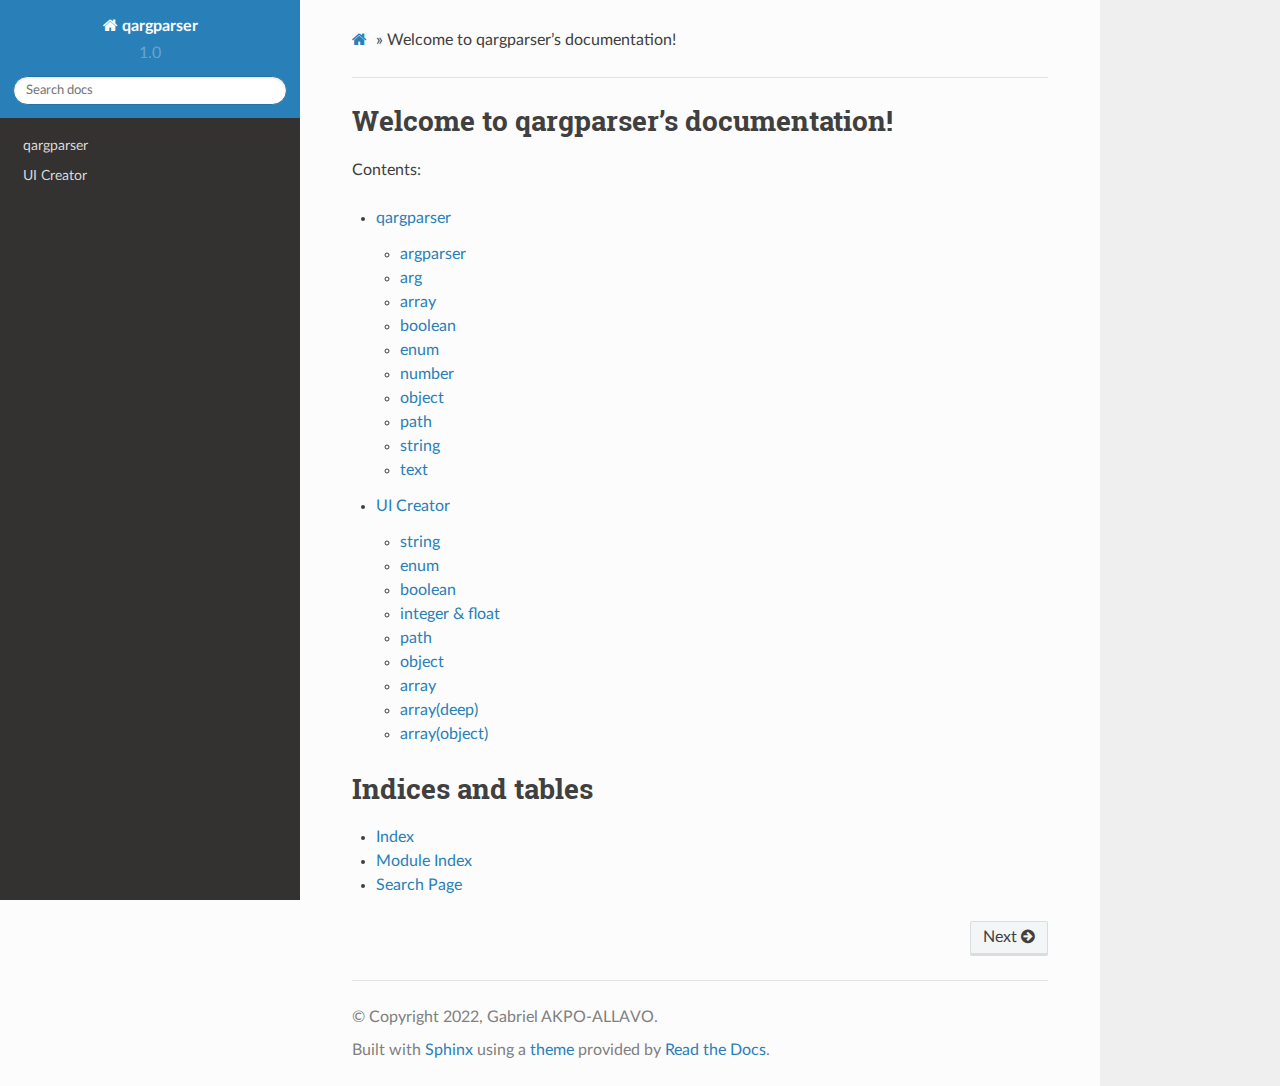
<file: docs/index.html>
<!DOCTYPE html>
<html class="writer-html4" lang="en" >
<head>
  <meta charset="utf-8" />
  
  <meta name="viewport" content="width=device-width, initial-scale=1.0" />
  
  <title>Welcome to qargparser’s documentation! &mdash; qargparser 1.0 documentation</title>
  

  
  <link rel="stylesheet" href="_static/css/theme.css" type="text/css" />
  <link rel="stylesheet" href="_static/pygments.css" type="text/css" />

  
  

  
  

  

  
  <!--[if lt IE 9]>
    <script src="_static/js/html5shiv.min.js"></script>
  <![endif]-->
  
    
      <script type="text/javascript">
          var DOCUMENTATION_OPTIONS = {
              URL_ROOT:'./',
              VERSION:'1.0',
              LANGUAGE:'None',
              COLLAPSE_INDEX:false,
              FILE_SUFFIX:'.html',
              HAS_SOURCE:  true,
              SOURCELINK_SUFFIX: ''
          };
      </script>
        <script type="text/javascript" src="_static/jquery.js"></script>
        <script type="text/javascript" src="_static/underscore.js"></script>
        <script type="text/javascript" src="_static/doctools.js"></script>
    
    <script type="text/javascript" src="_static/js/theme.js"></script>

    
    <link rel="index" title="Index" href="genindex.html" />
    <link rel="search" title="Search" href="search.html" />
    <link rel="next" title="qargparser" href="qargparser.html" /> 
</head>

<body class="wy-body-for-nav">

   
  <div class="wy-grid-for-nav">
    
    <nav data-toggle="wy-nav-shift" class="wy-nav-side">
      <div class="wy-side-scroll">
        <div class="wy-side-nav-search" >
          

          
            <a href="#" class="icon icon-home"> qargparser
          

          
          </a>

          
            
            
              <div class="version">
                1.0
              </div>
            
          

          
<div role="search">
  <form id="rtd-search-form" class="wy-form" action="search.html" method="get">
    <input type="text" name="q" placeholder="Search docs" />
    <input type="hidden" name="check_keywords" value="yes" />
    <input type="hidden" name="area" value="default" />
  </form>
</div>

          
        </div>

        
        <div class="wy-menu wy-menu-vertical" data-spy="affix" role="navigation" aria-label="main navigation">
          
            
            
              
            
            
              <ul>
<li class="toctree-l1"><a class="reference internal" href="qargparser.html">qargparser</a></li>
<li class="toctree-l1"><a class="reference internal" href="uiCreator.html">UI Creator</a></li>
</ul>

            
          
        </div>
        
      </div>
    </nav>

    <section data-toggle="wy-nav-shift" class="wy-nav-content-wrap">

      
      <nav class="wy-nav-top" aria-label="top navigation">
        
          <i data-toggle="wy-nav-top" class="fa fa-bars"></i>
          <a href="#">qargparser</a>
        
      </nav>


      <div class="wy-nav-content">
        
        <div class="rst-content">
        
          

















<div role="navigation" aria-label="breadcrumbs navigation">

  <ul class="wy-breadcrumbs">
    
      <li><a href="#" class="icon icon-home"></a> &raquo;</li>
        
      <li>Welcome to qargparser&#8217;s documentation!</li>
    
    
      <li class="wy-breadcrumbs-aside">
        
          
        
      </li>
    
  </ul>

  
  <hr/>
</div>
          <div role="main" class="document" itemscope="itemscope" itemtype="http://schema.org/Article">
           <div itemprop="articleBody">
            
  <div class="section" id="welcome-to-qargparser-s-documentation">
<h1>Welcome to qargparser&#8217;s documentation!<a class="headerlink" href="#welcome-to-qargparser-s-documentation" title="Permalink to this headline">¶</a></h1>
<p>Contents:</p>
<div class="toctree-wrapper compound">
<ul>
<li class="toctree-l1"><a class="reference internal" href="qargparser.html">qargparser</a><ul>
<li class="toctree-l2"><a class="reference internal" href="qargparser.html#argparser">argparser</a></li>
<li class="toctree-l2"><a class="reference internal" href="qargparser.html#arg">arg</a></li>
<li class="toctree-l2"><a class="reference internal" href="qargparser.html#array">array</a></li>
<li class="toctree-l2"><a class="reference internal" href="qargparser.html#boolean">boolean</a></li>
<li class="toctree-l2"><a class="reference internal" href="qargparser.html#enum">enum</a></li>
<li class="toctree-l2"><a class="reference internal" href="qargparser.html#number">number</a></li>
<li class="toctree-l2"><a class="reference internal" href="qargparser.html#object">object</a></li>
<li class="toctree-l2"><a class="reference internal" href="qargparser.html#path">path</a></li>
<li class="toctree-l2"><a class="reference internal" href="qargparser.html#string">string</a></li>
<li class="toctree-l2"><a class="reference internal" href="qargparser.html#text">text</a></li>
</ul>
</li>
<li class="toctree-l1"><a class="reference internal" href="uiCreator.html">UI Creator</a><ul>
<li class="toctree-l2"><a class="reference internal" href="uiCreator.html#string">string</a></li>
<li class="toctree-l2"><a class="reference internal" href="uiCreator.html#enum">enum</a></li>
<li class="toctree-l2"><a class="reference internal" href="uiCreator.html#boolean">boolean</a></li>
<li class="toctree-l2"><a class="reference internal" href="uiCreator.html#integer-float">integer &amp; float</a></li>
<li class="toctree-l2"><a class="reference internal" href="uiCreator.html#path">path</a></li>
<li class="toctree-l2"><a class="reference internal" href="uiCreator.html#object">object</a></li>
<li class="toctree-l2"><a class="reference internal" href="uiCreator.html#array">array</a></li>
<li class="toctree-l2"><a class="reference internal" href="uiCreator.html#array-deep">array(deep)</a></li>
<li class="toctree-l2"><a class="reference internal" href="uiCreator.html#array-object">array(object)</a></li>
</ul>
</li>
</ul>
</div>
</div>
<div class="section" id="indices-and-tables">
<h1>Indices and tables<a class="headerlink" href="#indices-and-tables" title="Permalink to this headline">¶</a></h1>
<ul class="simple">
<li><a class="reference internal" href="genindex.html"><span class="std std-ref">Index</span></a></li>
<li><a class="reference internal" href="py-modindex.html"><span class="std std-ref">Module Index</span></a></li>
<li><a class="reference internal" href="search.html"><span class="std std-ref">Search Page</span></a></li>
</ul>
</div>


           </div>
           
          </div>
          <footer>
    <div class="rst-footer-buttons" role="navigation" aria-label="footer navigation">
        <a href="qargparser.html" class="btn btn-neutral float-right" title="qargparser" accesskey="n" rel="next">Next <span class="fa fa-arrow-circle-right" aria-hidden="true"></span></a>
    </div>

  <hr/>

  <div role="contentinfo">
    <p>
        &#169; Copyright 2022, Gabriel AKPO-ALLAVO.

    </p>
  </div>
    
    
    
    Built with <a href="https://www.sphinx-doc.org/">Sphinx</a> using a
    
    <a href="https://github.com/readthedocs/sphinx_rtd_theme">theme</a>
    
    provided by <a href="https://readthedocs.org">Read the Docs</a>. 

</footer>
        </div>
      </div>

    </section>

  </div>
  

  <script type="text/javascript">
      jQuery(function () {
          SphinxRtdTheme.Navigation.enable(true);
      });
  </script>

  
  
    
   

</body>
</html>
</file>
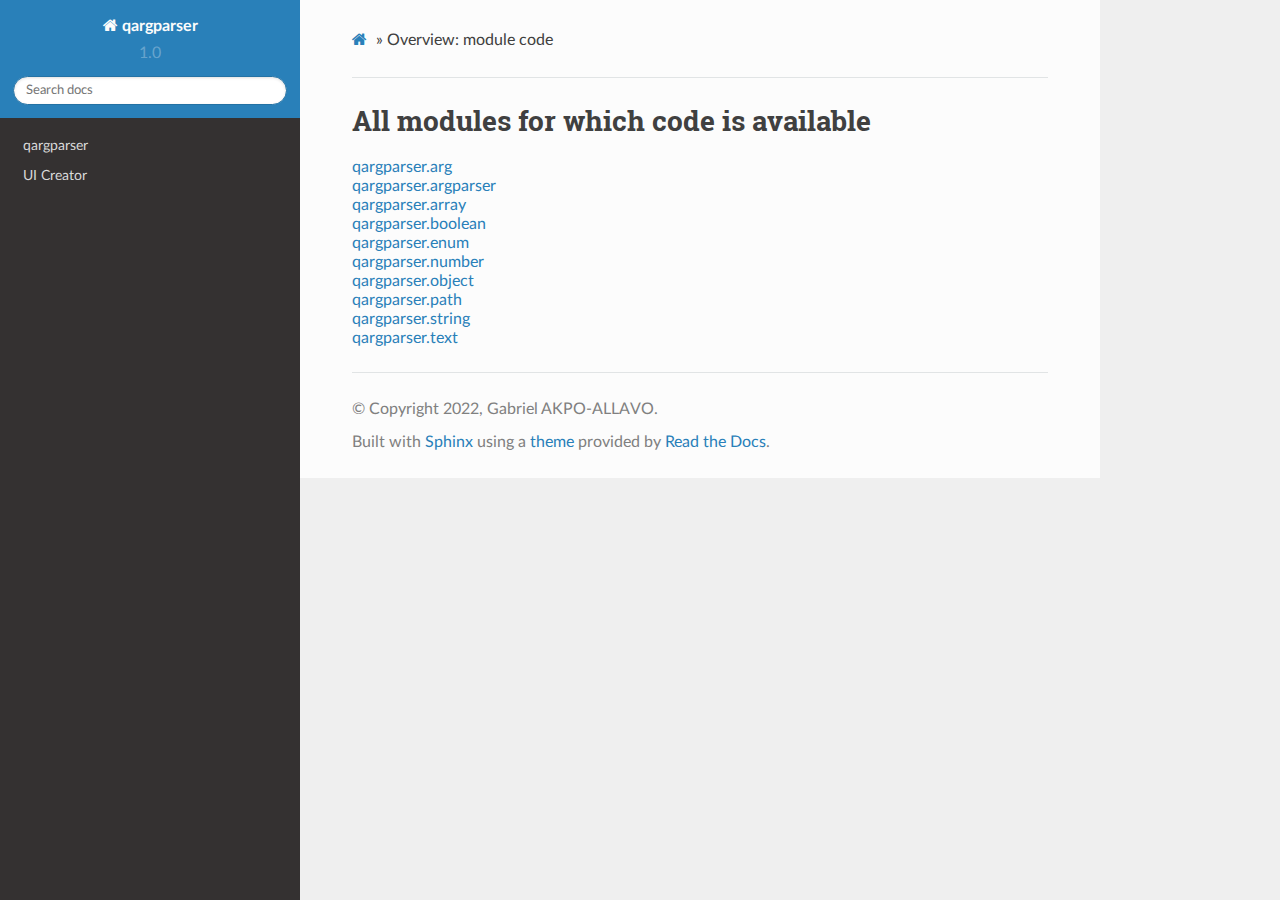
<file: docs/_modules/index.html>
<!DOCTYPE html>
<html class="writer-html4" lang="en" >
<head>
  <meta charset="utf-8" />
  
  <meta name="viewport" content="width=device-width, initial-scale=1.0" />
  
  <title>Overview: module code &mdash; qargparser 1.0 documentation</title>
  

  
  <link rel="stylesheet" href="../_static/css/theme.css" type="text/css" />
  <link rel="stylesheet" href="../_static/pygments.css" type="text/css" />

  
  

  
  

  

  
  <!--[if lt IE 9]>
    <script src="../_static/js/html5shiv.min.js"></script>
  <![endif]-->
  
    
      <script type="text/javascript">
          var DOCUMENTATION_OPTIONS = {
              URL_ROOT:'../',
              VERSION:'1.0',
              LANGUAGE:'None',
              COLLAPSE_INDEX:false,
              FILE_SUFFIX:'.html',
              HAS_SOURCE:  true,
              SOURCELINK_SUFFIX: ''
          };
      </script>
        <script type="text/javascript" src="../_static/jquery.js"></script>
        <script type="text/javascript" src="../_static/underscore.js"></script>
        <script type="text/javascript" src="../_static/doctools.js"></script>
    
    <script type="text/javascript" src="../_static/js/theme.js"></script>

    
    <link rel="index" title="Index" href="../genindex.html" />
    <link rel="search" title="Search" href="../search.html" /> 
</head>

<body class="wy-body-for-nav">

   
  <div class="wy-grid-for-nav">
    
    <nav data-toggle="wy-nav-shift" class="wy-nav-side">
      <div class="wy-side-scroll">
        <div class="wy-side-nav-search" >
          

          
            <a href="../index.html" class="icon icon-home"> qargparser
          

          
          </a>

          
            
            
              <div class="version">
                1.0
              </div>
            
          

          
<div role="search">
  <form id="rtd-search-form" class="wy-form" action="../search.html" method="get">
    <input type="text" name="q" placeholder="Search docs" />
    <input type="hidden" name="check_keywords" value="yes" />
    <input type="hidden" name="area" value="default" />
  </form>
</div>

          
        </div>

        
        <div class="wy-menu wy-menu-vertical" data-spy="affix" role="navigation" aria-label="main navigation">
          
            
            
              
            
            
              <ul>
<li class="toctree-l1"><a class="reference internal" href="../qargparser.html">qargparser</a></li>
<li class="toctree-l1"><a class="reference internal" href="../uiCreator.html">UI Creator</a></li>
</ul>

            
          
        </div>
        
      </div>
    </nav>

    <section data-toggle="wy-nav-shift" class="wy-nav-content-wrap">

      
      <nav class="wy-nav-top" aria-label="top navigation">
        
          <i data-toggle="wy-nav-top" class="fa fa-bars"></i>
          <a href="../index.html">qargparser</a>
        
      </nav>


      <div class="wy-nav-content">
        
        <div class="rst-content">
        
          

















<div role="navigation" aria-label="breadcrumbs navigation">

  <ul class="wy-breadcrumbs">
    
      <li><a href="../index.html" class="icon icon-home"></a> &raquo;</li>
        
      <li>Overview: module code</li>
    
    
      <li class="wy-breadcrumbs-aside">
        
      </li>
    
  </ul>

  
  <hr/>
</div>
          <div role="main" class="document" itemscope="itemscope" itemtype="http://schema.org/Article">
           <div itemprop="articleBody">
            
  <h1>All modules for which code is available</h1>
<ul><li><a href="qargparser/arg.html">qargparser.arg</a></li>
<li><a href="qargparser/argparser.html">qargparser.argparser</a></li>
<li><a href="qargparser/array.html">qargparser.array</a></li>
<li><a href="qargparser/boolean.html">qargparser.boolean</a></li>
<li><a href="qargparser/enum.html">qargparser.enum</a></li>
<li><a href="qargparser/number.html">qargparser.number</a></li>
<li><a href="qargparser/object.html">qargparser.object</a></li>
<li><a href="qargparser/path.html">qargparser.path</a></li>
<li><a href="qargparser/string.html">qargparser.string</a></li>
<li><a href="qargparser/text.html">qargparser.text</a></li>
</ul>

           </div>
           
          </div>
          <footer>

  <hr/>

  <div role="contentinfo">
    <p>
        &#169; Copyright 2022, Gabriel AKPO-ALLAVO.

    </p>
  </div>
    
    
    
    Built with <a href="https://www.sphinx-doc.org/">Sphinx</a> using a
    
    <a href="https://github.com/readthedocs/sphinx_rtd_theme">theme</a>
    
    provided by <a href="https://readthedocs.org">Read the Docs</a>. 

</footer>
        </div>
      </div>

    </section>

  </div>
  

  <script type="text/javascript">
      jQuery(function () {
          SphinxRtdTheme.Navigation.enable(true);
      });
  </script>

  
  
    
   

</body>
</html>
</file>
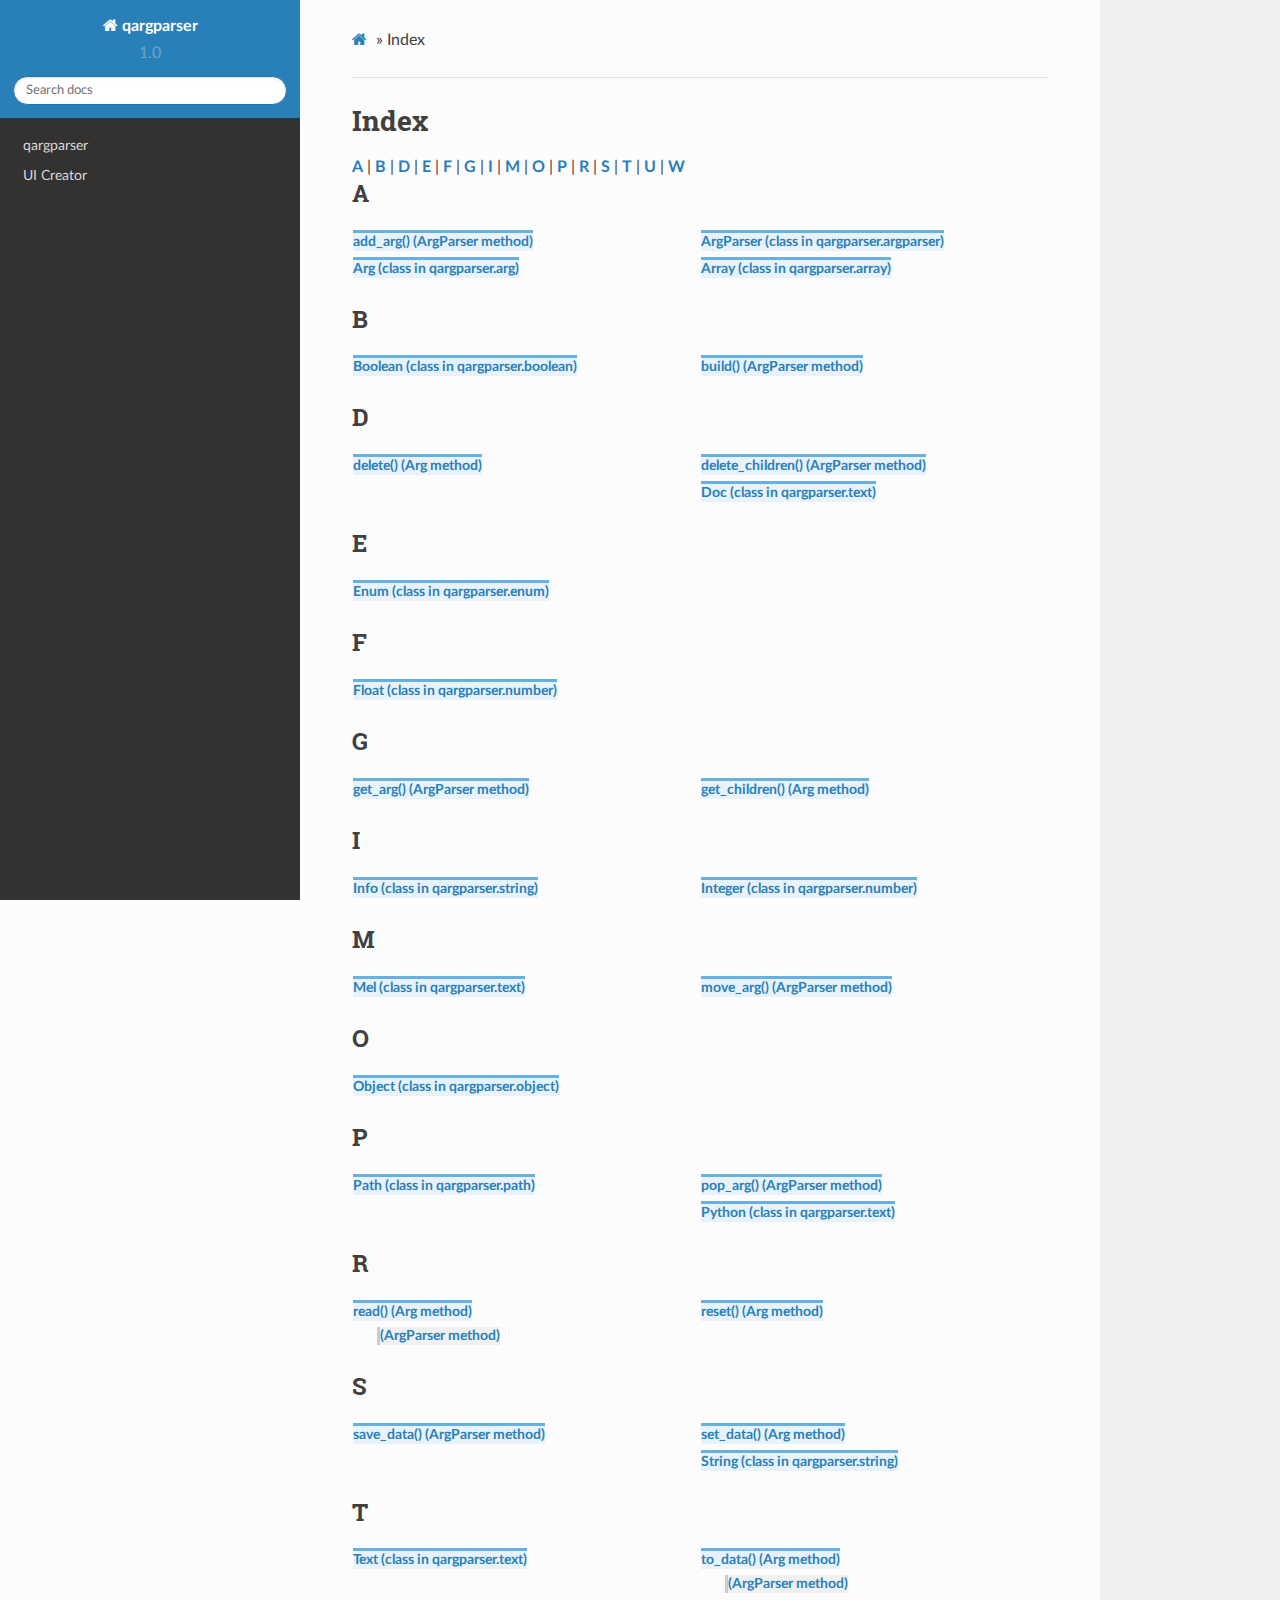
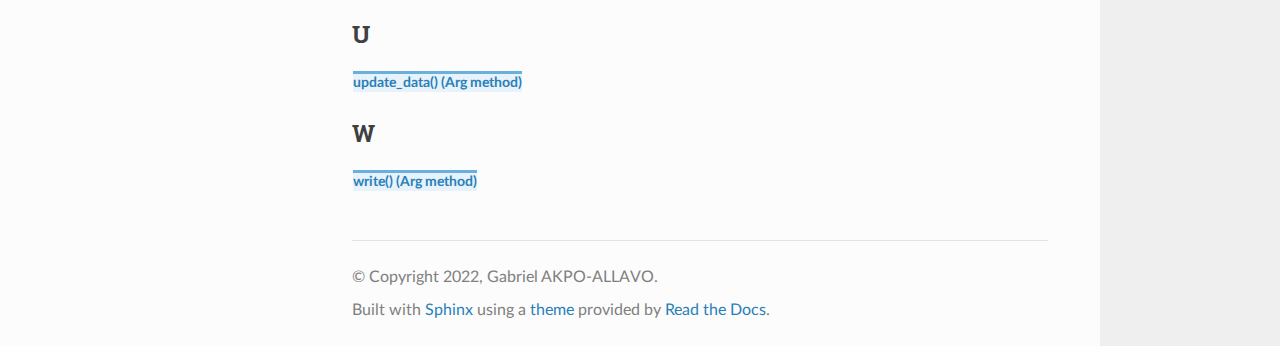
<file: docs/genindex.html>
<!DOCTYPE html>
<html class="writer-html4" lang="en" >
<head>
  <meta charset="utf-8" />
  
  <meta name="viewport" content="width=device-width, initial-scale=1.0" />
  
  <title>Index &mdash; qargparser 1.0 documentation</title>
  

  
  <link rel="stylesheet" href="_static/css/theme.css" type="text/css" />
  <link rel="stylesheet" href="_static/pygments.css" type="text/css" />

  
  

  
  

  

  
  <!--[if lt IE 9]>
    <script src="_static/js/html5shiv.min.js"></script>
  <![endif]-->
  
    
      <script type="text/javascript">
          var DOCUMENTATION_OPTIONS = {
              URL_ROOT:'./',
              VERSION:'1.0',
              LANGUAGE:'None',
              COLLAPSE_INDEX:false,
              FILE_SUFFIX:'.html',
              HAS_SOURCE:  true,
              SOURCELINK_SUFFIX: ''
          };
      </script>
        <script type="text/javascript" src="_static/jquery.js"></script>
        <script type="text/javascript" src="_static/underscore.js"></script>
        <script type="text/javascript" src="_static/doctools.js"></script>
    
    <script type="text/javascript" src="_static/js/theme.js"></script>

    
    <link rel="index" title="Index" href="#" />
    <link rel="search" title="Search" href="search.html" /> 
</head>

<body class="wy-body-for-nav">

   
  <div class="wy-grid-for-nav">
    
    <nav data-toggle="wy-nav-shift" class="wy-nav-side">
      <div class="wy-side-scroll">
        <div class="wy-side-nav-search" >
          

          
            <a href="index.html" class="icon icon-home"> qargparser
          

          
          </a>

          
            
            
              <div class="version">
                1.0
              </div>
            
          

          
<div role="search">
  <form id="rtd-search-form" class="wy-form" action="search.html" method="get">
    <input type="text" name="q" placeholder="Search docs" />
    <input type="hidden" name="check_keywords" value="yes" />
    <input type="hidden" name="area" value="default" />
  </form>
</div>

          
        </div>

        
        <div class="wy-menu wy-menu-vertical" data-spy="affix" role="navigation" aria-label="main navigation">
          
            
            
              
            
            
              <ul>
<li class="toctree-l1"><a class="reference internal" href="qargparser.html">qargparser</a></li>
<li class="toctree-l1"><a class="reference internal" href="uiCreator.html">UI Creator</a></li>
</ul>

            
          
        </div>
        
      </div>
    </nav>

    <section data-toggle="wy-nav-shift" class="wy-nav-content-wrap">

      
      <nav class="wy-nav-top" aria-label="top navigation">
        
          <i data-toggle="wy-nav-top" class="fa fa-bars"></i>
          <a href="index.html">qargparser</a>
        
      </nav>


      <div class="wy-nav-content">
        
        <div class="rst-content">
        
          

















<div role="navigation" aria-label="breadcrumbs navigation">

  <ul class="wy-breadcrumbs">
    
      <li><a href="index.html" class="icon icon-home"></a> &raquo;</li>
        
      <li>Index</li>
    
    
      <li class="wy-breadcrumbs-aside">
        
          
        
      </li>
    
  </ul>

  
  <hr/>
</div>
          <div role="main" class="document" itemscope="itemscope" itemtype="http://schema.org/Article">
           <div itemprop="articleBody">
            

<h1 id="index">Index</h1>

<div class="genindex-jumpbox">
 <a href="#A"><strong>A</strong></a>
 | <a href="#B"><strong>B</strong></a>
 | <a href="#D"><strong>D</strong></a>
 | <a href="#E"><strong>E</strong></a>
 | <a href="#F"><strong>F</strong></a>
 | <a href="#G"><strong>G</strong></a>
 | <a href="#I"><strong>I</strong></a>
 | <a href="#M"><strong>M</strong></a>
 | <a href="#O"><strong>O</strong></a>
 | <a href="#P"><strong>P</strong></a>
 | <a href="#R"><strong>R</strong></a>
 | <a href="#S"><strong>S</strong></a>
 | <a href="#T"><strong>T</strong></a>
 | <a href="#U"><strong>U</strong></a>
 | <a href="#W"><strong>W</strong></a>
 
</div>
<h2 id="A">A</h2>
<table style="width: 100%" class="indextable genindextable"><tr>
  <td style="width: 33%" valign="top"><dl>
      
  <dt><a href="qargparser.html#qargparser.argparser.ArgParser.add_arg">add_arg() (ArgParser method)</a>
  </dt>

      
  <dt><a href="qargparser.html#qargparser.arg.Arg">Arg (class in qargparser.arg)</a>
  </dt>

  </dl></td>
  <td style="width: 33%" valign="top"><dl>
      
  <dt><a href="qargparser.html#qargparser.argparser.ArgParser">ArgParser (class in qargparser.argparser)</a>
  </dt>

      
  <dt><a href="qargparser.html#qargparser.array.Array">Array (class in qargparser.array)</a>
  </dt>

  </dl></td>
</tr></table>

<h2 id="B">B</h2>
<table style="width: 100%" class="indextable genindextable"><tr>
  <td style="width: 33%" valign="top"><dl>
      
  <dt><a href="qargparser.html#qargparser.boolean.Boolean">Boolean (class in qargparser.boolean)</a>
  </dt>

  </dl></td>
  <td style="width: 33%" valign="top"><dl>
      
  <dt><a href="qargparser.html#qargparser.argparser.ArgParser.build">build() (ArgParser method)</a>
  </dt>

  </dl></td>
</tr></table>

<h2 id="D">D</h2>
<table style="width: 100%" class="indextable genindextable"><tr>
  <td style="width: 33%" valign="top"><dl>
      
  <dt><a href="qargparser.html#qargparser.arg.Arg.delete">delete() (Arg method)</a>
  </dt>

  </dl></td>
  <td style="width: 33%" valign="top"><dl>
      
  <dt><a href="qargparser.html#qargparser.argparser.ArgParser.delete_children">delete_children() (ArgParser method)</a>
  </dt>

      
  <dt><a href="qargparser.html#qargparser.text.Doc">Doc (class in qargparser.text)</a>
  </dt>

  </dl></td>
</tr></table>

<h2 id="E">E</h2>
<table style="width: 100%" class="indextable genindextable"><tr>
  <td style="width: 33%" valign="top"><dl>
      
  <dt><a href="qargparser.html#qargparser.enum.Enum">Enum (class in qargparser.enum)</a>
  </dt>

  </dl></td>
</tr></table>

<h2 id="F">F</h2>
<table style="width: 100%" class="indextable genindextable"><tr>
  <td style="width: 33%" valign="top"><dl>
      
  <dt><a href="qargparser.html#qargparser.number.Float">Float (class in qargparser.number)</a>
  </dt>

  </dl></td>
</tr></table>

<h2 id="G">G</h2>
<table style="width: 100%" class="indextable genindextable"><tr>
  <td style="width: 33%" valign="top"><dl>
      
  <dt><a href="qargparser.html#qargparser.argparser.ArgParser.get_arg">get_arg() (ArgParser method)</a>
  </dt>

  </dl></td>
  <td style="width: 33%" valign="top"><dl>
      
  <dt><a href="qargparser.html#qargparser.arg.Arg.get_children">get_children() (Arg method)</a>
  </dt>

  </dl></td>
</tr></table>

<h2 id="I">I</h2>
<table style="width: 100%" class="indextable genindextable"><tr>
  <td style="width: 33%" valign="top"><dl>
      
  <dt><a href="qargparser.html#qargparser.string.Info">Info (class in qargparser.string)</a>
  </dt>

  </dl></td>
  <td style="width: 33%" valign="top"><dl>
      
  <dt><a href="qargparser.html#qargparser.number.Integer">Integer (class in qargparser.number)</a>
  </dt>

  </dl></td>
</tr></table>

<h2 id="M">M</h2>
<table style="width: 100%" class="indextable genindextable"><tr>
  <td style="width: 33%" valign="top"><dl>
      
  <dt><a href="qargparser.html#qargparser.text.Mel">Mel (class in qargparser.text)</a>
  </dt>

  </dl></td>
  <td style="width: 33%" valign="top"><dl>
      
  <dt><a href="qargparser.html#qargparser.argparser.ArgParser.move_arg">move_arg() (ArgParser method)</a>
  </dt>

  </dl></td>
</tr></table>

<h2 id="O">O</h2>
<table style="width: 100%" class="indextable genindextable"><tr>
  <td style="width: 33%" valign="top"><dl>
      
  <dt><a href="qargparser.html#qargparser.object.Object">Object (class in qargparser.object)</a>
  </dt>

  </dl></td>
</tr></table>

<h2 id="P">P</h2>
<table style="width: 100%" class="indextable genindextable"><tr>
  <td style="width: 33%" valign="top"><dl>
      
  <dt><a href="qargparser.html#qargparser.path.Path">Path (class in qargparser.path)</a>
  </dt>

  </dl></td>
  <td style="width: 33%" valign="top"><dl>
      
  <dt><a href="qargparser.html#qargparser.argparser.ArgParser.pop_arg">pop_arg() (ArgParser method)</a>
  </dt>

      
  <dt><a href="qargparser.html#qargparser.text.Python">Python (class in qargparser.text)</a>
  </dt>

  </dl></td>
</tr></table>

<h2 id="R">R</h2>
<table style="width: 100%" class="indextable genindextable"><tr>
  <td style="width: 33%" valign="top"><dl>
      
  <dt><a href="qargparser.html#qargparser.arg.Arg.read">read() (Arg method)</a>
  </dt>

      <dd><dl>
        
  <dt><a href="qargparser.html#qargparser.argparser.ArgParser.read">(ArgParser method)</a>
  </dt>

      </dl></dd>
  </dl></td>
  <td style="width: 33%" valign="top"><dl>
      
  <dt><a href="qargparser.html#qargparser.arg.Arg.reset">reset() (Arg method)</a>
  </dt>

  </dl></td>
</tr></table>

<h2 id="S">S</h2>
<table style="width: 100%" class="indextable genindextable"><tr>
  <td style="width: 33%" valign="top"><dl>
      
  <dt><a href="qargparser.html#qargparser.argparser.ArgParser.save_data">save_data() (ArgParser method)</a>
  </dt>

  </dl></td>
  <td style="width: 33%" valign="top"><dl>
      
  <dt><a href="qargparser.html#qargparser.arg.Arg.set_data">set_data() (Arg method)</a>
  </dt>

      
  <dt><a href="qargparser.html#qargparser.string.String">String (class in qargparser.string)</a>
  </dt>

  </dl></td>
</tr></table>

<h2 id="T">T</h2>
<table style="width: 100%" class="indextable genindextable"><tr>
  <td style="width: 33%" valign="top"><dl>
      
  <dt><a href="qargparser.html#qargparser.text.Text">Text (class in qargparser.text)</a>
  </dt>

  </dl></td>
  <td style="width: 33%" valign="top"><dl>
      
  <dt><a href="qargparser.html#qargparser.arg.Arg.to_data">to_data() (Arg method)</a>
  </dt>

      <dd><dl>
        
  <dt><a href="qargparser.html#qargparser.argparser.ArgParser.to_data">(ArgParser method)</a>
  </dt>

      </dl></dd>
  </dl></td>
</tr></table>

<h2 id="U">U</h2>
<table style="width: 100%" class="indextable genindextable"><tr>
  <td style="width: 33%" valign="top"><dl>
      
  <dt><a href="qargparser.html#qargparser.arg.Arg.update_data">update_data() (Arg method)</a>
  </dt>

  </dl></td>
</tr></table>

<h2 id="W">W</h2>
<table style="width: 100%" class="indextable genindextable"><tr>
  <td style="width: 33%" valign="top"><dl>
      
  <dt><a href="qargparser.html#qargparser.arg.Arg.write">write() (Arg method)</a>
  </dt>

  </dl></td>
</tr></table>



           </div>
           
          </div>
          <footer>

  <hr/>

  <div role="contentinfo">
    <p>
        &#169; Copyright 2022, Gabriel AKPO-ALLAVO.

    </p>
  </div>
    
    
    
    Built with <a href="https://www.sphinx-doc.org/">Sphinx</a> using a
    
    <a href="https://github.com/readthedocs/sphinx_rtd_theme">theme</a>
    
    provided by <a href="https://readthedocs.org">Read the Docs</a>. 

</footer>
        </div>
      </div>

    </section>

  </div>
  

  <script type="text/javascript">
      jQuery(function () {
          SphinxRtdTheme.Navigation.enable(true);
      });
  </script>

  
  
    
   

</body>
</html>
</file>
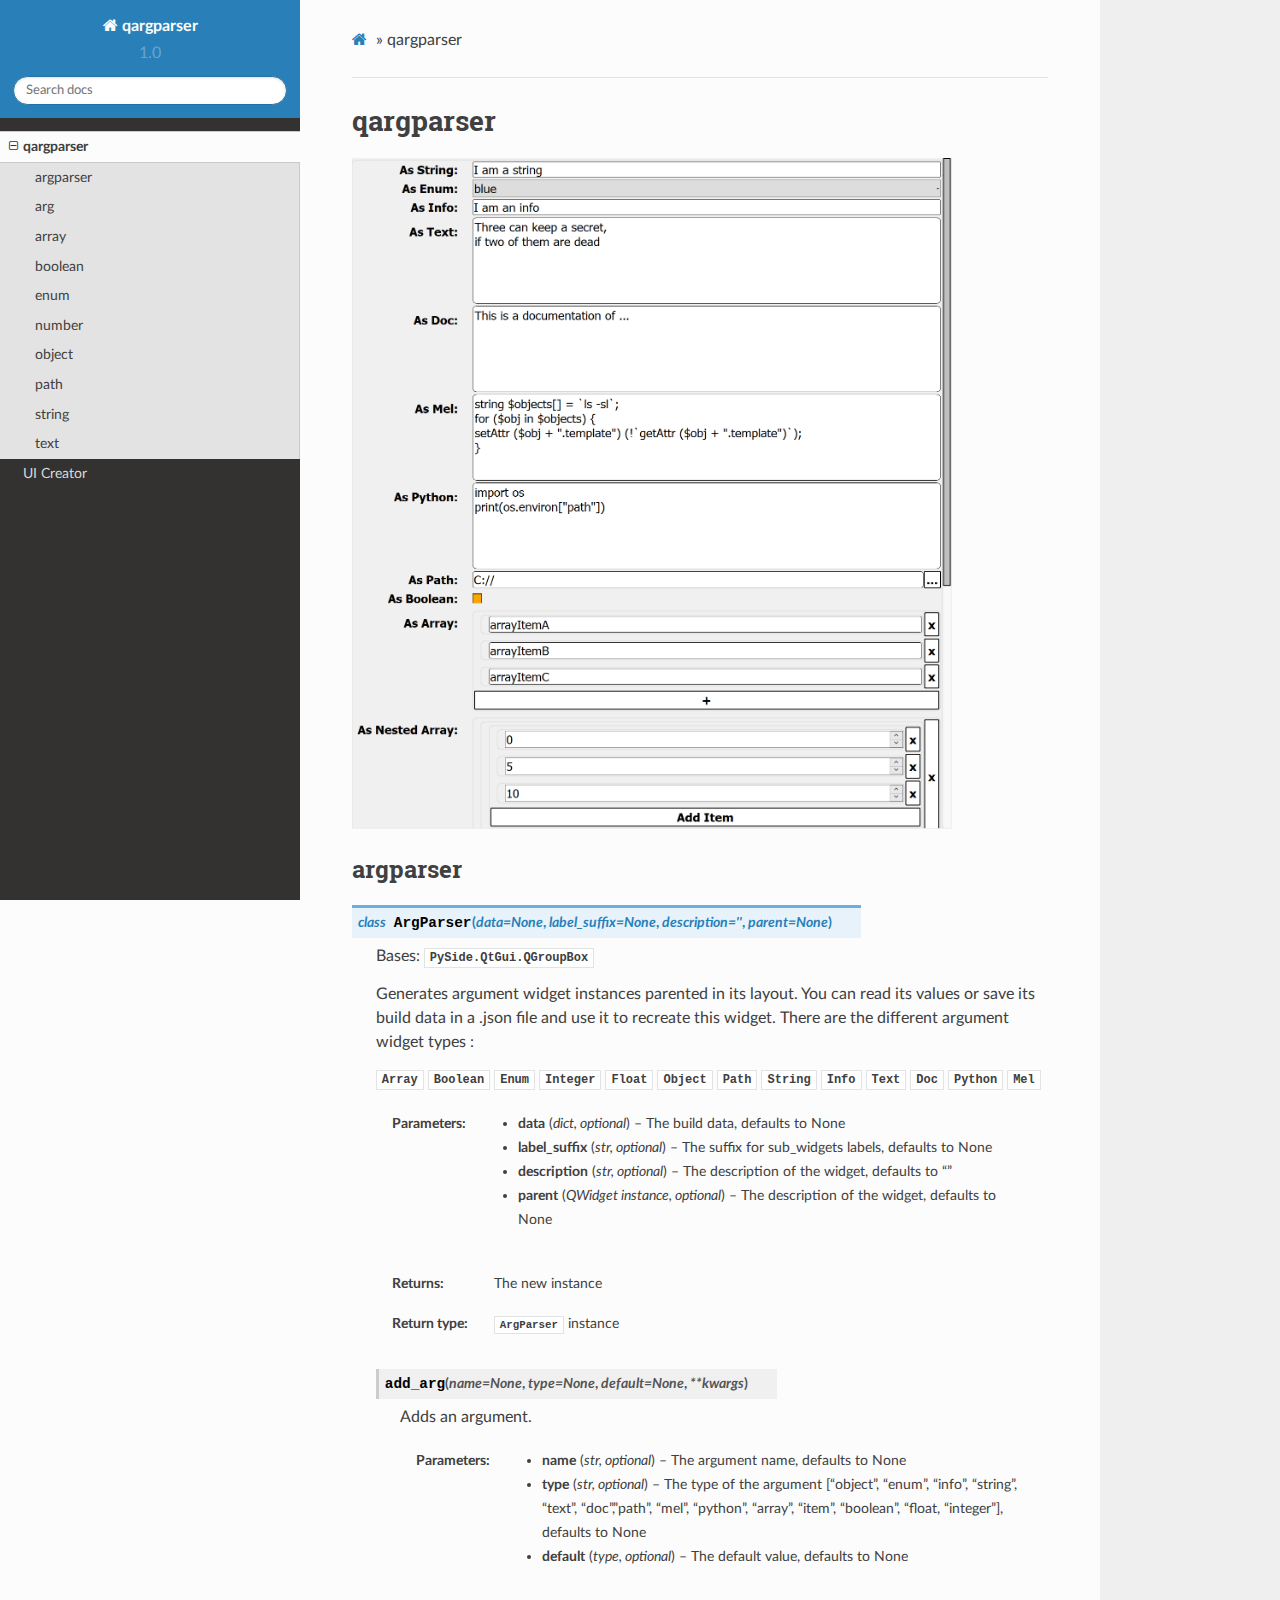
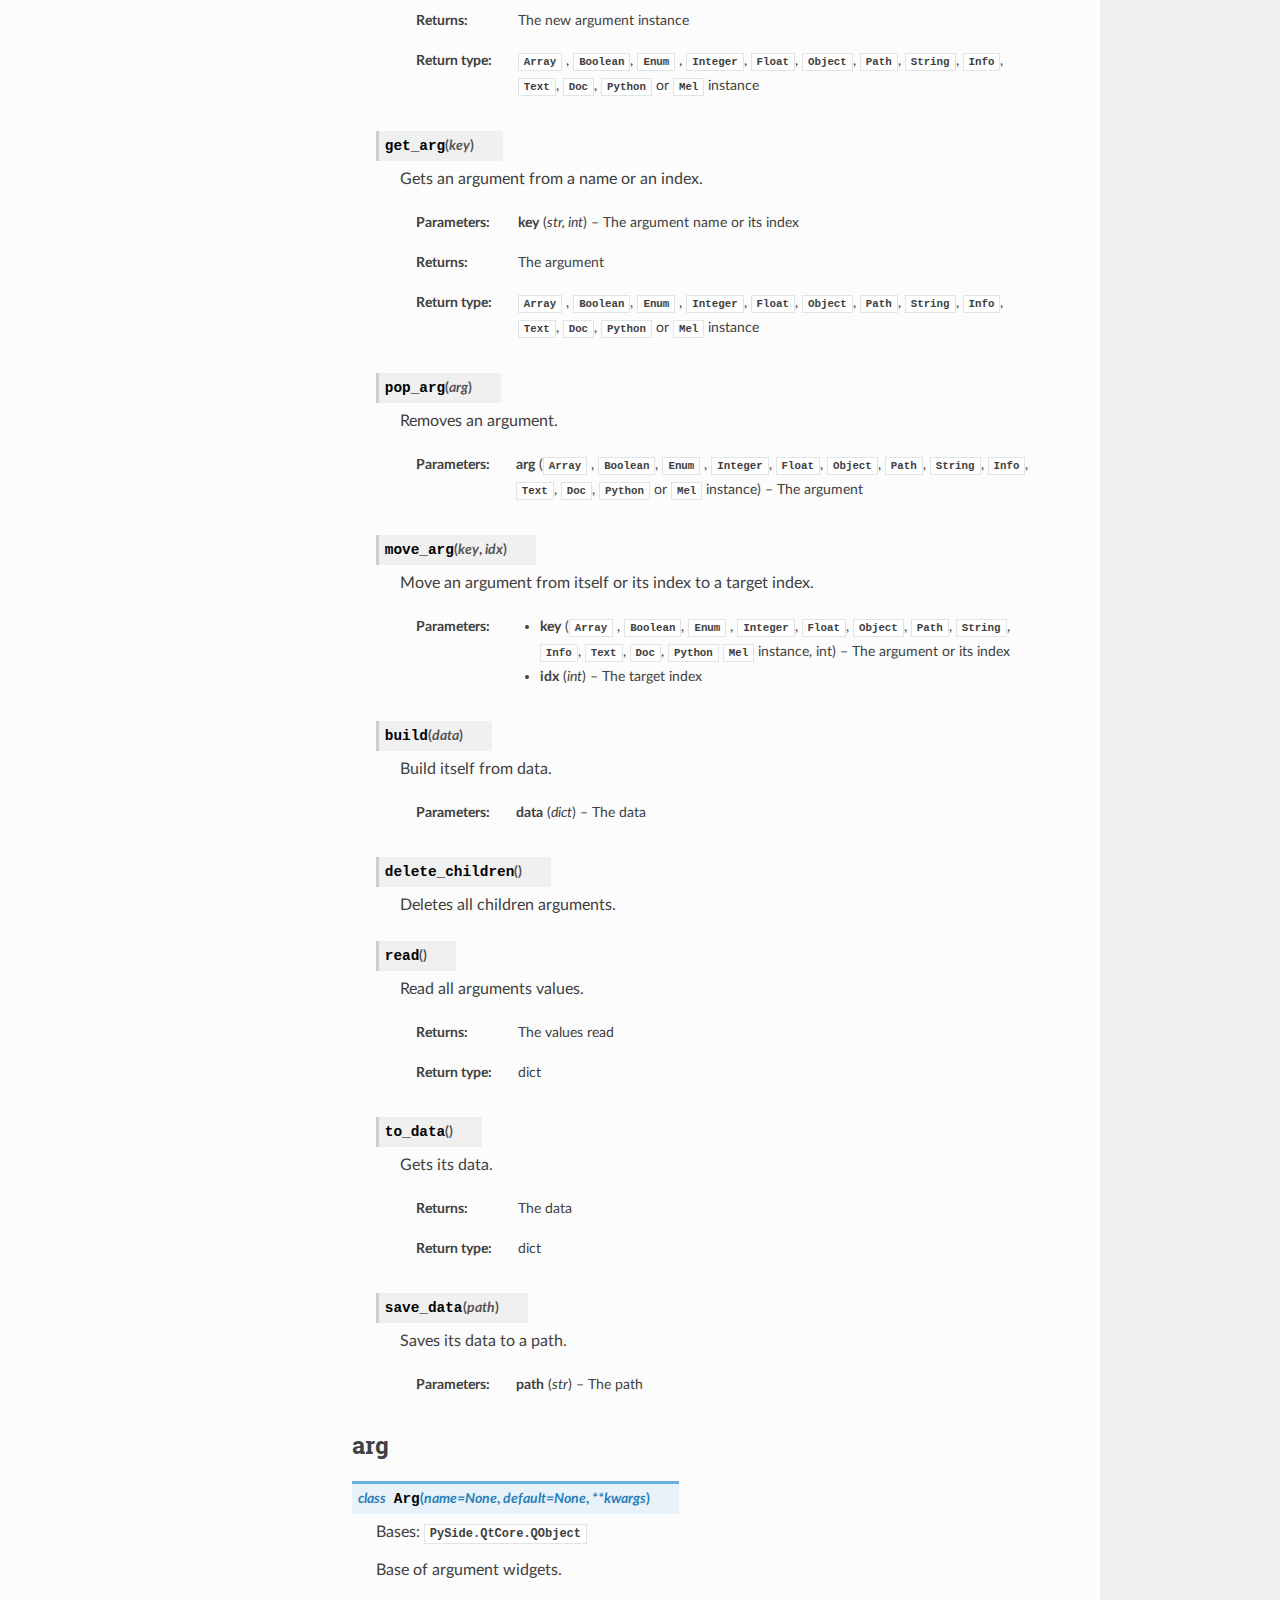
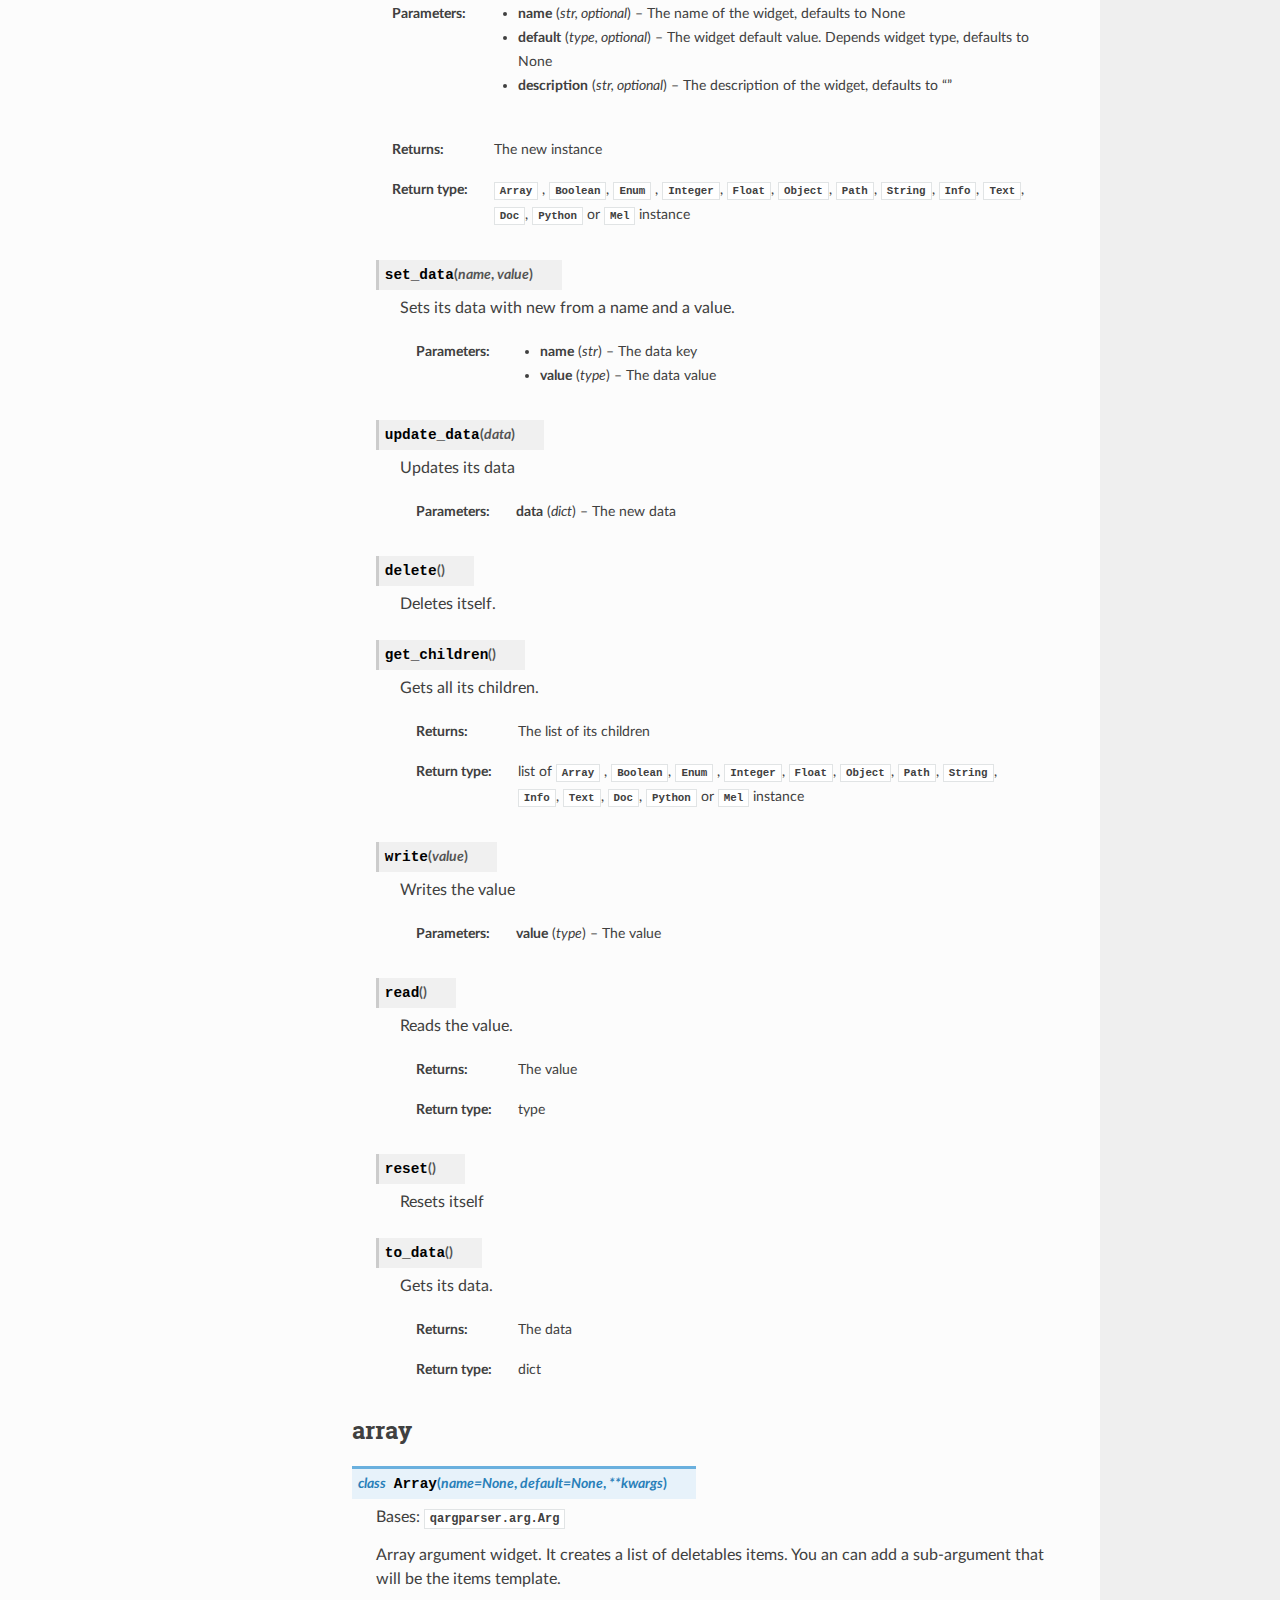
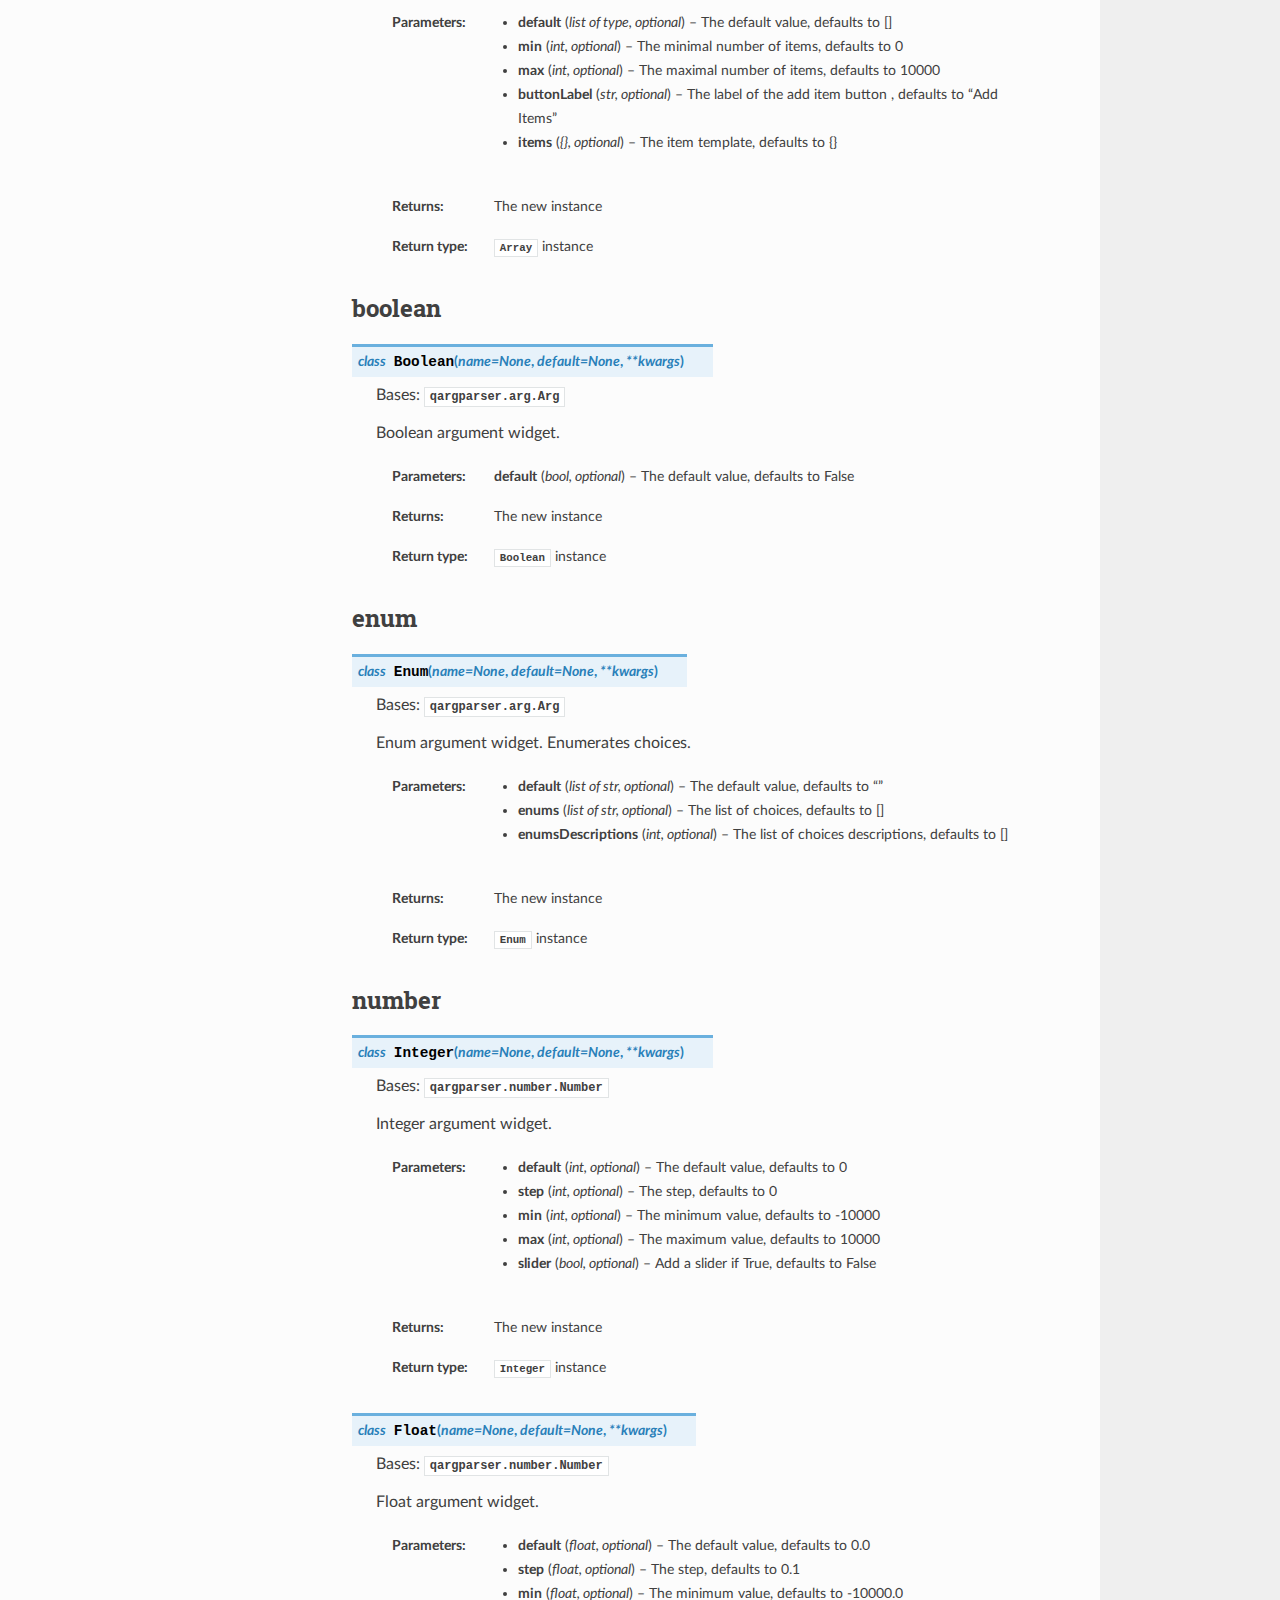
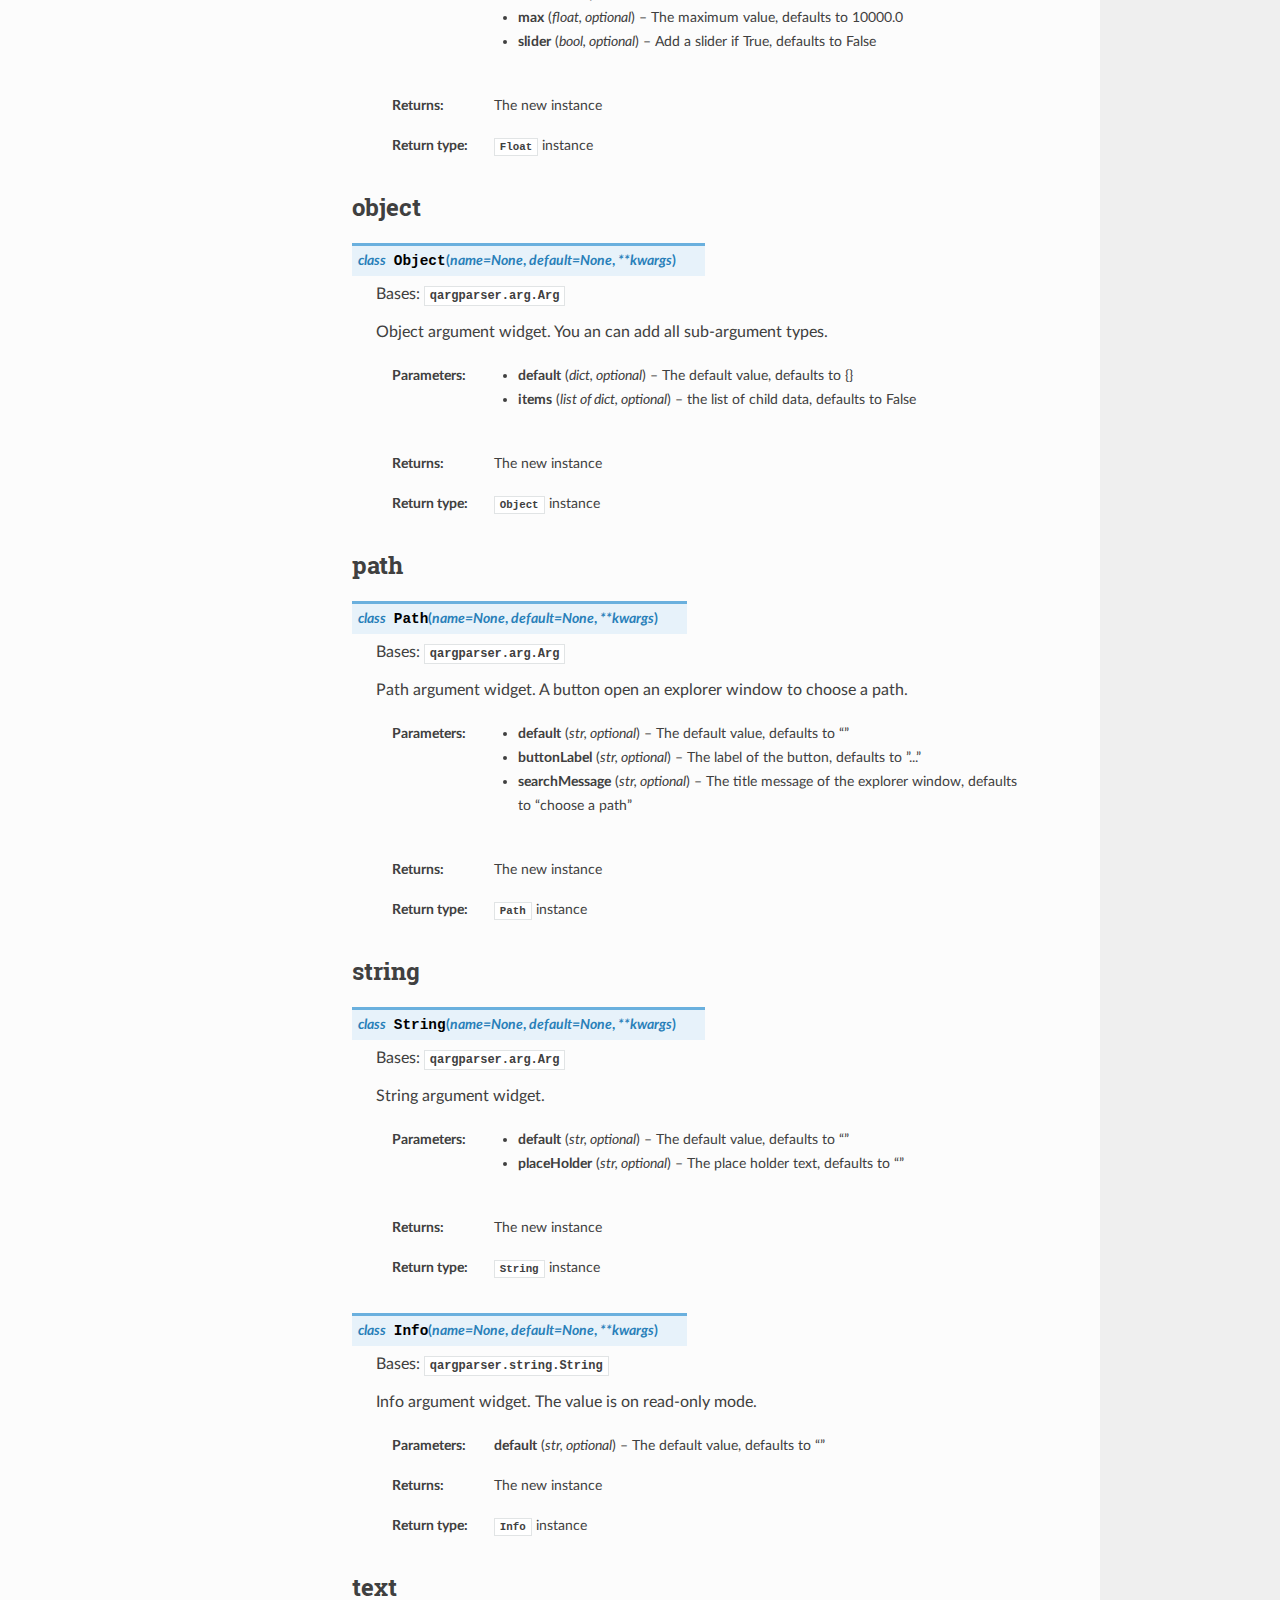
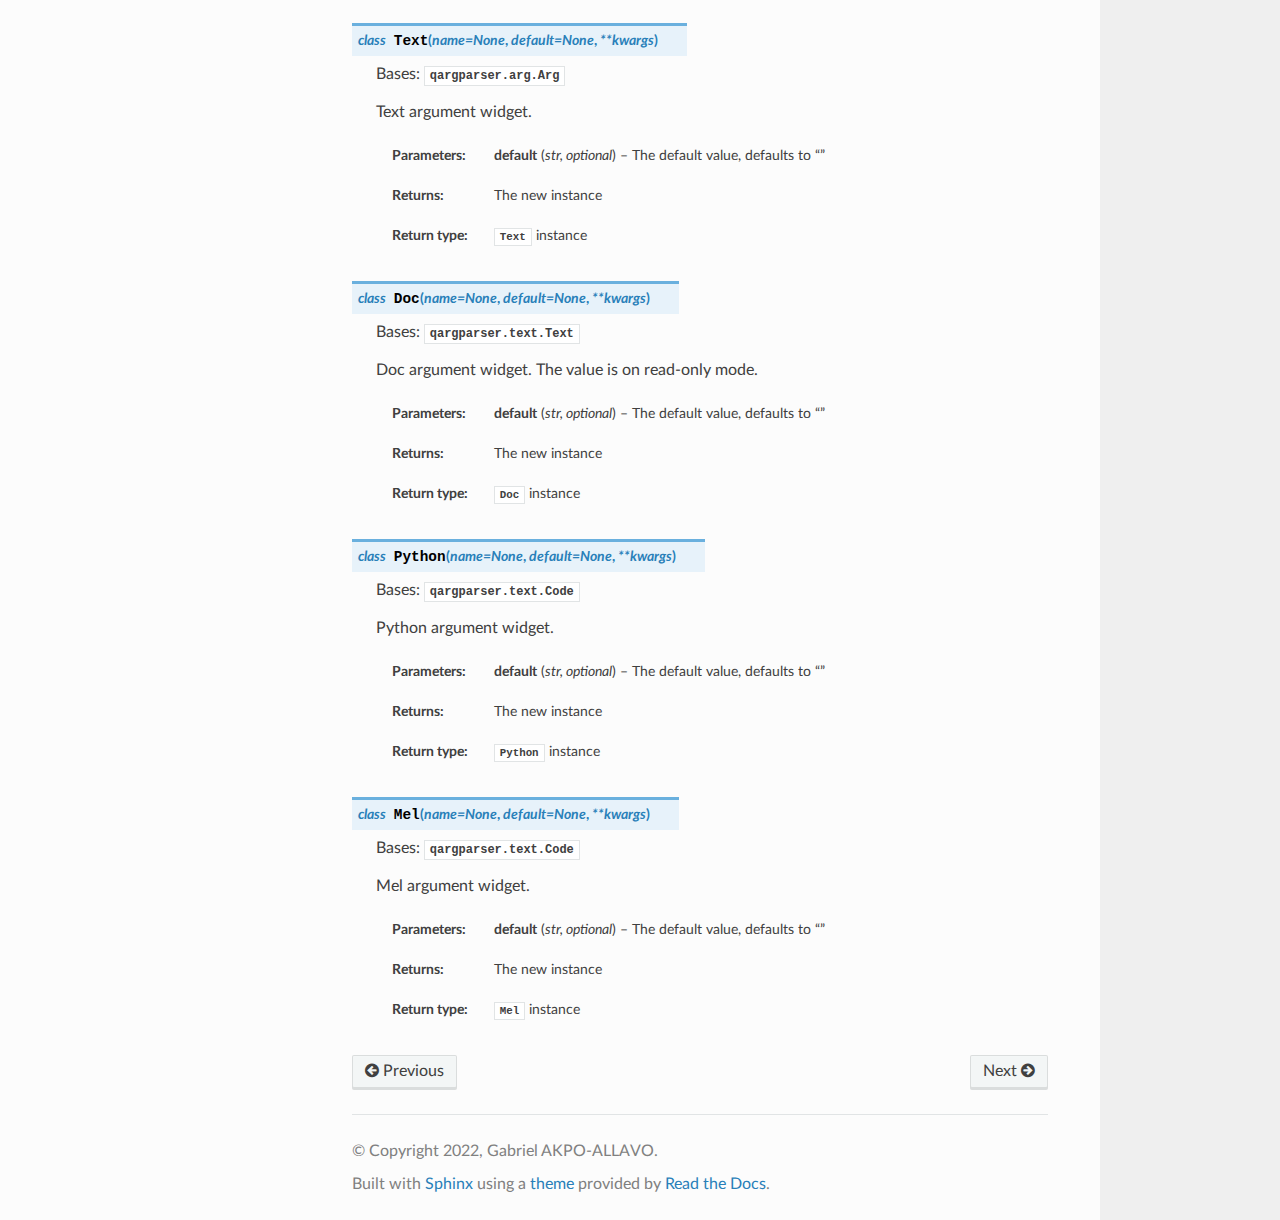
<file: docs/qargparser.html>
<!DOCTYPE html>
<html class="writer-html4" lang="en" >
<head>
  <meta charset="utf-8" />
  
  <meta name="viewport" content="width=device-width, initial-scale=1.0" />
  
  <title>qargparser &mdash; qargparser 1.0 documentation</title>
  

  
  <link rel="stylesheet" href="_static/css/theme.css" type="text/css" />
  <link rel="stylesheet" href="_static/pygments.css" type="text/css" />

  
  

  
  

  

  
  <!--[if lt IE 9]>
    <script src="_static/js/html5shiv.min.js"></script>
  <![endif]-->
  
    
      <script type="text/javascript">
          var DOCUMENTATION_OPTIONS = {
              URL_ROOT:'./',
              VERSION:'1.0',
              LANGUAGE:'None',
              COLLAPSE_INDEX:false,
              FILE_SUFFIX:'.html',
              HAS_SOURCE:  true,
              SOURCELINK_SUFFIX: ''
          };
      </script>
        <script type="text/javascript" src="_static/jquery.js"></script>
        <script type="text/javascript" src="_static/underscore.js"></script>
        <script type="text/javascript" src="_static/doctools.js"></script>
    
    <script type="text/javascript" src="_static/js/theme.js"></script>

    
    <link rel="index" title="Index" href="genindex.html" />
    <link rel="search" title="Search" href="search.html" />
    <link rel="next" title="UI Creator" href="uiCreator.html" />
    <link rel="prev" title="Welcome to qargparser’s documentation!" href="index.html" /> 
</head>

<body class="wy-body-for-nav">

   
  <div class="wy-grid-for-nav">
    
    <nav data-toggle="wy-nav-shift" class="wy-nav-side">
      <div class="wy-side-scroll">
        <div class="wy-side-nav-search" >
          

          
            <a href="index.html" class="icon icon-home"> qargparser
          

          
          </a>

          
            
            
              <div class="version">
                1.0
              </div>
            
          

          
<div role="search">
  <form id="rtd-search-form" class="wy-form" action="search.html" method="get">
    <input type="text" name="q" placeholder="Search docs" />
    <input type="hidden" name="check_keywords" value="yes" />
    <input type="hidden" name="area" value="default" />
  </form>
</div>

          
        </div>

        
        <div class="wy-menu wy-menu-vertical" data-spy="affix" role="navigation" aria-label="main navigation">
          
            
            
              
            
            
              <ul class="current">
<li class="toctree-l1 current"><a class="current reference internal" href="#">qargparser</a><ul>
<li class="toctree-l2"><a class="reference internal" href="#argparser">argparser</a></li>
<li class="toctree-l2"><a class="reference internal" href="#arg">arg</a></li>
<li class="toctree-l2"><a class="reference internal" href="#array">array</a></li>
<li class="toctree-l2"><a class="reference internal" href="#boolean">boolean</a></li>
<li class="toctree-l2"><a class="reference internal" href="#enum">enum</a></li>
<li class="toctree-l2"><a class="reference internal" href="#number">number</a></li>
<li class="toctree-l2"><a class="reference internal" href="#object">object</a></li>
<li class="toctree-l2"><a class="reference internal" href="#path">path</a></li>
<li class="toctree-l2"><a class="reference internal" href="#string">string</a></li>
<li class="toctree-l2"><a class="reference internal" href="#text">text</a></li>
</ul>
</li>
<li class="toctree-l1"><a class="reference internal" href="uiCreator.html">UI Creator</a></li>
</ul>

            
          
        </div>
        
      </div>
    </nav>

    <section data-toggle="wy-nav-shift" class="wy-nav-content-wrap">

      
      <nav class="wy-nav-top" aria-label="top navigation">
        
          <i data-toggle="wy-nav-top" class="fa fa-bars"></i>
          <a href="index.html">qargparser</a>
        
      </nav>


      <div class="wy-nav-content">
        
        <div class="rst-content">
        
          

















<div role="navigation" aria-label="breadcrumbs navigation">

  <ul class="wy-breadcrumbs">
    
      <li><a href="index.html" class="icon icon-home"></a> &raquo;</li>
        
      <li>qargparser</li>
    
    
      <li class="wy-breadcrumbs-aside">
        
          
        
      </li>
    
  </ul>

  
  <hr/>
</div>
          <div role="main" class="document" itemscope="itemscope" itemtype="http://schema.org/Article">
           <div itemprop="articleBody">
            
  <div class="section" id="qargparser">
<h1>qargparser<a class="headerlink" href="#qargparser" title="Permalink to this headline">¶</a></h1>
<a class="reference internal image-reference" href="_images/qarparser.png"><img alt="_images/qarparser.png" src="_images/qarparser.png" style="width: 600px;" /></a>
<div class="section" id="argparser">
<h2>argparser<a class="headerlink" href="#argparser" title="Permalink to this headline">¶</a></h2>
<dl class="class">
<dt id="qargparser.argparser.ArgParser">
<em class="property">class </em><code class="descname">ArgParser</code><span class="sig-paren">(</span><em>data=None</em>, <em>label_suffix=None</em>, <em>description=''</em>, <em>parent=None</em><span class="sig-paren">)</span><a class="headerlink" href="#qargparser.argparser.ArgParser" title="Permalink to this definition">¶</a></dt>
<dd><p>Bases: <code class="xref py py-class docutils literal"><span class="pre">PySide.QtGui.QGroupBox</span></code></p>
<p>Generates argument widget instances parented in its layout.
You can read its values or save its build data in a .json file
and use it to recreate this widget.
There are the different argument widget types :</p>
<p><a class="reference internal" href="#qargparser.array.Array" title="qargparser.array.Array"><code class="xref py py-class docutils literal"><span class="pre">Array</span></code></a> 
<a class="reference internal" href="#qargparser.boolean.Boolean" title="qargparser.boolean.Boolean"><code class="xref py py-class docutils literal"><span class="pre">Boolean</span></code></a>
<a class="reference internal" href="#qargparser.enum.Enum" title="qargparser.enum.Enum"><code class="xref py py-class docutils literal"><span class="pre">Enum</span></code></a> 
<a class="reference internal" href="#qargparser.number.Integer" title="qargparser.number.Integer"><code class="xref py py-class docutils literal"><span class="pre">Integer</span></code></a>
<a class="reference internal" href="#qargparser.number.Float" title="qargparser.number.Float"><code class="xref py py-class docutils literal"><span class="pre">Float</span></code></a>
<a class="reference internal" href="#qargparser.object.Object" title="qargparser.object.Object"><code class="xref py py-class docutils literal"><span class="pre">Object</span></code></a>
<a class="reference internal" href="#qargparser.path.Path" title="qargparser.path.Path"><code class="xref py py-class docutils literal"><span class="pre">Path</span></code></a>
<a class="reference internal" href="#qargparser.string.String" title="qargparser.string.String"><code class="xref py py-class docutils literal"><span class="pre">String</span></code></a>
<a class="reference internal" href="#qargparser.string.Info" title="qargparser.string.Info"><code class="xref py py-class docutils literal"><span class="pre">Info</span></code></a>
<a class="reference internal" href="#qargparser.text.Text" title="qargparser.text.Text"><code class="xref py py-class docutils literal"><span class="pre">Text</span></code></a>
<a class="reference internal" href="#qargparser.text.Doc" title="qargparser.text.Doc"><code class="xref py py-class docutils literal"><span class="pre">Doc</span></code></a>
<a class="reference internal" href="#qargparser.text.Python" title="qargparser.text.Python"><code class="xref py py-class docutils literal"><span class="pre">Python</span></code></a>
<a class="reference internal" href="#qargparser.text.Mel" title="qargparser.text.Mel"><code class="xref py py-class docutils literal"><span class="pre">Mel</span></code></a></p>
<table class="docutils field-list" frame="void" rules="none">
<col class="field-name" />
<col class="field-body" />
<tbody valign="top">
<tr class="field-odd field"><th class="field-name">Parameters:</th><td class="field-body"><ul class="first simple">
<li><strong>data</strong> (<em>dict, optional</em>) &#8211; The build data, defaults to None</li>
<li><strong>label_suffix</strong> (<em>str, optional</em>) &#8211; The suffix for sub_widgets labels, defaults to None</li>
<li><strong>description</strong> (<em>str, optional</em>) &#8211; The description of the widget, defaults to &#8220;&#8221;</li>
<li><strong>parent</strong> (<em>QWidget instance, optional</em>) &#8211; The description of the widget, defaults to None</li>
</ul>
</td>
</tr>
<tr class="field-even field"><th class="field-name">Returns:</th><td class="field-body"><p class="first">The new instance</p>
</td>
</tr>
<tr class="field-odd field"><th class="field-name">Return type:</th><td class="field-body"><p class="first last"><a class="reference internal" href="#qargparser.argparser.ArgParser" title="qargparser.argparser.ArgParser"><code class="xref py py-class docutils literal"><span class="pre">ArgParser</span></code></a> instance</p>
</td>
</tr>
</tbody>
</table>
<dl class="method">
<dt id="qargparser.argparser.ArgParser.add_arg">
<code class="descname">add_arg</code><span class="sig-paren">(</span><em>name=None</em>, <em>type=None</em>, <em>default=None</em>, <em>**kwargs</em><span class="sig-paren">)</span><a class="headerlink" href="#qargparser.argparser.ArgParser.add_arg" title="Permalink to this definition">¶</a></dt>
<dd><p>Adds an argument.</p>
<table class="docutils field-list" frame="void" rules="none">
<col class="field-name" />
<col class="field-body" />
<tbody valign="top">
<tr class="field-odd field"><th class="field-name">Parameters:</th><td class="field-body"><ul class="first simple">
<li><strong>name</strong> (<em>str, optional</em>) &#8211; The argument name, defaults to None</li>
<li><strong>type</strong> (<em>str, optional</em>) &#8211; The type of the argument 
[&#8220;object&#8221;, &#8220;enum&#8221;, &#8220;info&#8221;, &#8220;string&#8221;, 
&#8220;text&#8221;, &#8220;doc&#8221;,&#8221;path&#8221;, &#8220;mel&#8221;, 
&#8220;python&#8221;, &#8220;array&#8221;, &#8220;item&#8221;, &#8220;boolean&#8221;, 
&#8220;float, &#8220;integer&#8221;], defaults to None</li>
<li><strong>default</strong> (<em>type, optional</em>) &#8211; The default value, defaults to None</li>
</ul>
</td>
</tr>
<tr class="field-even field"><th class="field-name">Returns:</th><td class="field-body"><p class="first">The new argument instance</p>
</td>
</tr>
<tr class="field-odd field"><th class="field-name">Return type:</th><td class="field-body"><p class="first last"><a class="reference internal" href="#qargparser.array.Array" title="qargparser.array.Array"><code class="xref py py-class docutils literal"><span class="pre">Array</span></code></a> ,
<a class="reference internal" href="#qargparser.boolean.Boolean" title="qargparser.boolean.Boolean"><code class="xref py py-class docutils literal"><span class="pre">Boolean</span></code></a>,
<a class="reference internal" href="#qargparser.enum.Enum" title="qargparser.enum.Enum"><code class="xref py py-class docutils literal"><span class="pre">Enum</span></code></a> ,
<a class="reference internal" href="#qargparser.number.Integer" title="qargparser.number.Integer"><code class="xref py py-class docutils literal"><span class="pre">Integer</span></code></a>,
<a class="reference internal" href="#qargparser.number.Float" title="qargparser.number.Float"><code class="xref py py-class docutils literal"><span class="pre">Float</span></code></a>,
<a class="reference internal" href="#qargparser.object.Object" title="qargparser.object.Object"><code class="xref py py-class docutils literal"><span class="pre">Object</span></code></a>,
<a class="reference internal" href="#qargparser.path.Path" title="qargparser.path.Path"><code class="xref py py-class docutils literal"><span class="pre">Path</span></code></a>,
<a class="reference internal" href="#qargparser.string.String" title="qargparser.string.String"><code class="xref py py-class docutils literal"><span class="pre">String</span></code></a>,
<a class="reference internal" href="#qargparser.string.Info" title="qargparser.string.Info"><code class="xref py py-class docutils literal"><span class="pre">Info</span></code></a>,
<a class="reference internal" href="#qargparser.text.Text" title="qargparser.text.Text"><code class="xref py py-class docutils literal"><span class="pre">Text</span></code></a>,
<a class="reference internal" href="#qargparser.text.Doc" title="qargparser.text.Doc"><code class="xref py py-class docutils literal"><span class="pre">Doc</span></code></a>,
<a class="reference internal" href="#qargparser.text.Python" title="qargparser.text.Python"><code class="xref py py-class docutils literal"><span class="pre">Python</span></code></a>
or
<a class="reference internal" href="#qargparser.text.Mel" title="qargparser.text.Mel"><code class="xref py py-class docutils literal"><span class="pre">Mel</span></code></a> instance</p>
</td>
</tr>
</tbody>
</table>
</dd></dl>

<dl class="method">
<dt id="qargparser.argparser.ArgParser.get_arg">
<code class="descname">get_arg</code><span class="sig-paren">(</span><em>key</em><span class="sig-paren">)</span><a class="headerlink" href="#qargparser.argparser.ArgParser.get_arg" title="Permalink to this definition">¶</a></dt>
<dd><p>Gets an argument from a name or an index.</p>
<table class="docutils field-list" frame="void" rules="none">
<col class="field-name" />
<col class="field-body" />
<tbody valign="top">
<tr class="field-odd field"><th class="field-name">Parameters:</th><td class="field-body"><strong>key</strong> (<em>str, int</em>) &#8211; The argument name or its index</td>
</tr>
<tr class="field-even field"><th class="field-name">Returns:</th><td class="field-body">The argument</td>
</tr>
<tr class="field-odd field"><th class="field-name">Return type:</th><td class="field-body"><a class="reference internal" href="#qargparser.array.Array" title="qargparser.array.Array"><code class="xref py py-class docutils literal"><span class="pre">Array</span></code></a> ,
<a class="reference internal" href="#qargparser.boolean.Boolean" title="qargparser.boolean.Boolean"><code class="xref py py-class docutils literal"><span class="pre">Boolean</span></code></a>,
<a class="reference internal" href="#qargparser.enum.Enum" title="qargparser.enum.Enum"><code class="xref py py-class docutils literal"><span class="pre">Enum</span></code></a> ,
<a class="reference internal" href="#qargparser.number.Integer" title="qargparser.number.Integer"><code class="xref py py-class docutils literal"><span class="pre">Integer</span></code></a>,
<a class="reference internal" href="#qargparser.number.Float" title="qargparser.number.Float"><code class="xref py py-class docutils literal"><span class="pre">Float</span></code></a>,
<a class="reference internal" href="#qargparser.object.Object" title="qargparser.object.Object"><code class="xref py py-class docutils literal"><span class="pre">Object</span></code></a>,
<a class="reference internal" href="#qargparser.path.Path" title="qargparser.path.Path"><code class="xref py py-class docutils literal"><span class="pre">Path</span></code></a>,
<a class="reference internal" href="#qargparser.string.String" title="qargparser.string.String"><code class="xref py py-class docutils literal"><span class="pre">String</span></code></a>,
<a class="reference internal" href="#qargparser.string.Info" title="qargparser.string.Info"><code class="xref py py-class docutils literal"><span class="pre">Info</span></code></a>,
<a class="reference internal" href="#qargparser.text.Text" title="qargparser.text.Text"><code class="xref py py-class docutils literal"><span class="pre">Text</span></code></a>,
<a class="reference internal" href="#qargparser.text.Doc" title="qargparser.text.Doc"><code class="xref py py-class docutils literal"><span class="pre">Doc</span></code></a>,
<a class="reference internal" href="#qargparser.text.Python" title="qargparser.text.Python"><code class="xref py py-class docutils literal"><span class="pre">Python</span></code></a>
or
<a class="reference internal" href="#qargparser.text.Mel" title="qargparser.text.Mel"><code class="xref py py-class docutils literal"><span class="pre">Mel</span></code></a> instance</td>
</tr>
</tbody>
</table>
</dd></dl>

<dl class="method">
<dt id="qargparser.argparser.ArgParser.pop_arg">
<code class="descname">pop_arg</code><span class="sig-paren">(</span><em>arg</em><span class="sig-paren">)</span><a class="headerlink" href="#qargparser.argparser.ArgParser.pop_arg" title="Permalink to this definition">¶</a></dt>
<dd><p>Removes an argument.</p>
<table class="docutils field-list" frame="void" rules="none">
<col class="field-name" />
<col class="field-body" />
<tbody valign="top">
<tr class="field-odd field"><th class="field-name">Parameters:</th><td class="field-body"><strong>arg</strong> (<a class="reference internal" href="#qargparser.array.Array" title="qargparser.array.Array"><code class="xref py py-class docutils literal"><span class="pre">Array</span></code></a> ,
<a class="reference internal" href="#qargparser.boolean.Boolean" title="qargparser.boolean.Boolean"><code class="xref py py-class docutils literal"><span class="pre">Boolean</span></code></a>,
<a class="reference internal" href="#qargparser.enum.Enum" title="qargparser.enum.Enum"><code class="xref py py-class docutils literal"><span class="pre">Enum</span></code></a> ,
<a class="reference internal" href="#qargparser.number.Integer" title="qargparser.number.Integer"><code class="xref py py-class docutils literal"><span class="pre">Integer</span></code></a>,
<a class="reference internal" href="#qargparser.number.Float" title="qargparser.number.Float"><code class="xref py py-class docutils literal"><span class="pre">Float</span></code></a>,
<a class="reference internal" href="#qargparser.object.Object" title="qargparser.object.Object"><code class="xref py py-class docutils literal"><span class="pre">Object</span></code></a>,
<a class="reference internal" href="#qargparser.path.Path" title="qargparser.path.Path"><code class="xref py py-class docutils literal"><span class="pre">Path</span></code></a>,
<a class="reference internal" href="#qargparser.string.String" title="qargparser.string.String"><code class="xref py py-class docutils literal"><span class="pre">String</span></code></a>,
<a class="reference internal" href="#qargparser.string.Info" title="qargparser.string.Info"><code class="xref py py-class docutils literal"><span class="pre">Info</span></code></a>,
<a class="reference internal" href="#qargparser.text.Text" title="qargparser.text.Text"><code class="xref py py-class docutils literal"><span class="pre">Text</span></code></a>,
<a class="reference internal" href="#qargparser.text.Doc" title="qargparser.text.Doc"><code class="xref py py-class docutils literal"><span class="pre">Doc</span></code></a>,
<a class="reference internal" href="#qargparser.text.Python" title="qargparser.text.Python"><code class="xref py py-class docutils literal"><span class="pre">Python</span></code></a>
or
<a class="reference internal" href="#qargparser.text.Mel" title="qargparser.text.Mel"><code class="xref py py-class docutils literal"><span class="pre">Mel</span></code></a> instance) &#8211; The argument</td>
</tr>
</tbody>
</table>
</dd></dl>

<dl class="method">
<dt id="qargparser.argparser.ArgParser.move_arg">
<code class="descname">move_arg</code><span class="sig-paren">(</span><em>key</em>, <em>idx</em><span class="sig-paren">)</span><a class="headerlink" href="#qargparser.argparser.ArgParser.move_arg" title="Permalink to this definition">¶</a></dt>
<dd><p>Move an argument from itself or its index to a target index.</p>
<table class="docutils field-list" frame="void" rules="none">
<col class="field-name" />
<col class="field-body" />
<tbody valign="top">
<tr class="field-odd field"><th class="field-name">Parameters:</th><td class="field-body"><ul class="first last simple">
<li><strong>key</strong> (<a class="reference internal" href="#qargparser.array.Array" title="qargparser.array.Array"><code class="xref py py-class docutils literal"><span class="pre">Array</span></code></a> ,
<a class="reference internal" href="#qargparser.boolean.Boolean" title="qargparser.boolean.Boolean"><code class="xref py py-class docutils literal"><span class="pre">Boolean</span></code></a>,
<a class="reference internal" href="#qargparser.enum.Enum" title="qargparser.enum.Enum"><code class="xref py py-class docutils literal"><span class="pre">Enum</span></code></a> ,
<a class="reference internal" href="#qargparser.number.Integer" title="qargparser.number.Integer"><code class="xref py py-class docutils literal"><span class="pre">Integer</span></code></a>,
<a class="reference internal" href="#qargparser.number.Float" title="qargparser.number.Float"><code class="xref py py-class docutils literal"><span class="pre">Float</span></code></a>,
<a class="reference internal" href="#qargparser.object.Object" title="qargparser.object.Object"><code class="xref py py-class docutils literal"><span class="pre">Object</span></code></a>,
<a class="reference internal" href="#qargparser.path.Path" title="qargparser.path.Path"><code class="xref py py-class docutils literal"><span class="pre">Path</span></code></a>,
<a class="reference internal" href="#qargparser.string.String" title="qargparser.string.String"><code class="xref py py-class docutils literal"><span class="pre">String</span></code></a>,
<a class="reference internal" href="#qargparser.string.Info" title="qargparser.string.Info"><code class="xref py py-class docutils literal"><span class="pre">Info</span></code></a>,
<a class="reference internal" href="#qargparser.text.Text" title="qargparser.text.Text"><code class="xref py py-class docutils literal"><span class="pre">Text</span></code></a>,
<a class="reference internal" href="#qargparser.text.Doc" title="qargparser.text.Doc"><code class="xref py py-class docutils literal"><span class="pre">Doc</span></code></a>,
<a class="reference internal" href="#qargparser.text.Python" title="qargparser.text.Python"><code class="xref py py-class docutils literal"><span class="pre">Python</span></code></a>
<a class="reference internal" href="#qargparser.text.Mel" title="qargparser.text.Mel"><code class="xref py py-class docutils literal"><span class="pre">Mel</span></code></a> instance,
int) &#8211; The argument or its index</li>
<li><strong>idx</strong> (<em>int</em>) &#8211; The target index</li>
</ul>
</td>
</tr>
</tbody>
</table>
</dd></dl>

<dl class="method">
<dt id="qargparser.argparser.ArgParser.build">
<code class="descname">build</code><span class="sig-paren">(</span><em>data</em><span class="sig-paren">)</span><a class="headerlink" href="#qargparser.argparser.ArgParser.build" title="Permalink to this definition">¶</a></dt>
<dd><p>Build itself from data.</p>
<table class="docutils field-list" frame="void" rules="none">
<col class="field-name" />
<col class="field-body" />
<tbody valign="top">
<tr class="field-odd field"><th class="field-name">Parameters:</th><td class="field-body"><strong>data</strong> (<em>dict</em>) &#8211; The data</td>
</tr>
</tbody>
</table>
</dd></dl>

<dl class="method">
<dt id="qargparser.argparser.ArgParser.delete_children">
<code class="descname">delete_children</code><span class="sig-paren">(</span><span class="sig-paren">)</span><a class="headerlink" href="#qargparser.argparser.ArgParser.delete_children" title="Permalink to this definition">¶</a></dt>
<dd><p>Deletes all children arguments.</p>
</dd></dl>

<dl class="method">
<dt id="qargparser.argparser.ArgParser.read">
<code class="descname">read</code><span class="sig-paren">(</span><span class="sig-paren">)</span><a class="headerlink" href="#qargparser.argparser.ArgParser.read" title="Permalink to this definition">¶</a></dt>
<dd><p>Read all arguments values.</p>
<table class="docutils field-list" frame="void" rules="none">
<col class="field-name" />
<col class="field-body" />
<tbody valign="top">
<tr class="field-odd field"><th class="field-name">Returns:</th><td class="field-body">The values read</td>
</tr>
<tr class="field-even field"><th class="field-name">Return type:</th><td class="field-body">dict</td>
</tr>
</tbody>
</table>
</dd></dl>

<dl class="method">
<dt id="qargparser.argparser.ArgParser.to_data">
<code class="descname">to_data</code><span class="sig-paren">(</span><span class="sig-paren">)</span><a class="headerlink" href="#qargparser.argparser.ArgParser.to_data" title="Permalink to this definition">¶</a></dt>
<dd><p>Gets its data.</p>
<table class="docutils field-list" frame="void" rules="none">
<col class="field-name" />
<col class="field-body" />
<tbody valign="top">
<tr class="field-odd field"><th class="field-name">Returns:</th><td class="field-body">The data</td>
</tr>
<tr class="field-even field"><th class="field-name">Return type:</th><td class="field-body">dict</td>
</tr>
</tbody>
</table>
</dd></dl>

<dl class="method">
<dt id="qargparser.argparser.ArgParser.save_data">
<code class="descname">save_data</code><span class="sig-paren">(</span><em>path</em><span class="sig-paren">)</span><a class="headerlink" href="#qargparser.argparser.ArgParser.save_data" title="Permalink to this definition">¶</a></dt>
<dd><p>Saves its data to a path.</p>
<table class="docutils field-list" frame="void" rules="none">
<col class="field-name" />
<col class="field-body" />
<tbody valign="top">
<tr class="field-odd field"><th class="field-name">Parameters:</th><td class="field-body"><strong>path</strong> (<em>str</em>) &#8211; The path</td>
</tr>
</tbody>
</table>
</dd></dl>

</dd></dl>

</div>
<div class="section" id="arg">
<h2>arg<a class="headerlink" href="#arg" title="Permalink to this headline">¶</a></h2>
<dl class="class">
<dt id="qargparser.arg.Arg">
<em class="property">class </em><code class="descname">Arg</code><span class="sig-paren">(</span><em>name=None</em>, <em>default=None</em>, <em>**kwargs</em><span class="sig-paren">)</span><a class="headerlink" href="#qargparser.arg.Arg" title="Permalink to this definition">¶</a></dt>
<dd><p>Bases: <code class="xref py py-class docutils literal"><span class="pre">PySide.QtCore.QObject</span></code></p>
<p>Base of argument widgets.</p>
<table class="docutils field-list" frame="void" rules="none">
<col class="field-name" />
<col class="field-body" />
<tbody valign="top">
<tr class="field-odd field"><th class="field-name">Parameters:</th><td class="field-body"><ul class="first simple">
<li><strong>name</strong> (<em>str, optional</em>) &#8211; The name of the widget, defaults to None</li>
<li><strong>default</strong> (<em>type, optional</em>) &#8211; The widget default value. Depends widget type, defaults to None</li>
<li><strong>description</strong> (<em>str, optional</em>) &#8211; The description of the widget, defaults to &#8220;&#8221;</li>
</ul>
</td>
</tr>
<tr class="field-even field"><th class="field-name">Returns:</th><td class="field-body"><p class="first">The new instance</p>
</td>
</tr>
<tr class="field-odd field"><th class="field-name">Return type:</th><td class="field-body"><p class="first last"><a class="reference internal" href="#qargparser.array.Array" title="qargparser.array.Array"><code class="xref py py-class docutils literal"><span class="pre">Array</span></code></a> ,
<a class="reference internal" href="#qargparser.boolean.Boolean" title="qargparser.boolean.Boolean"><code class="xref py py-class docutils literal"><span class="pre">Boolean</span></code></a>,
<a class="reference internal" href="#qargparser.enum.Enum" title="qargparser.enum.Enum"><code class="xref py py-class docutils literal"><span class="pre">Enum</span></code></a> ,
<a class="reference internal" href="#qargparser.number.Integer" title="qargparser.number.Integer"><code class="xref py py-class docutils literal"><span class="pre">Integer</span></code></a>,
<a class="reference internal" href="#qargparser.number.Float" title="qargparser.number.Float"><code class="xref py py-class docutils literal"><span class="pre">Float</span></code></a>,
<a class="reference internal" href="#qargparser.object.Object" title="qargparser.object.Object"><code class="xref py py-class docutils literal"><span class="pre">Object</span></code></a>,
<a class="reference internal" href="#qargparser.path.Path" title="qargparser.path.Path"><code class="xref py py-class docutils literal"><span class="pre">Path</span></code></a>,
<a class="reference internal" href="#qargparser.string.String" title="qargparser.string.String"><code class="xref py py-class docutils literal"><span class="pre">String</span></code></a>,
<a class="reference internal" href="#qargparser.string.Info" title="qargparser.string.Info"><code class="xref py py-class docutils literal"><span class="pre">Info</span></code></a>,
<a class="reference internal" href="#qargparser.text.Text" title="qargparser.text.Text"><code class="xref py py-class docutils literal"><span class="pre">Text</span></code></a>,
<a class="reference internal" href="#qargparser.text.Doc" title="qargparser.text.Doc"><code class="xref py py-class docutils literal"><span class="pre">Doc</span></code></a>,
<a class="reference internal" href="#qargparser.text.Python" title="qargparser.text.Python"><code class="xref py py-class docutils literal"><span class="pre">Python</span></code></a>
or
<a class="reference internal" href="#qargparser.text.Mel" title="qargparser.text.Mel"><code class="xref py py-class docutils literal"><span class="pre">Mel</span></code></a> instance</p>
</td>
</tr>
</tbody>
</table>
<dl class="method">
<dt id="qargparser.arg.Arg.set_data">
<code class="descname">set_data</code><span class="sig-paren">(</span><em>name</em>, <em>value</em><span class="sig-paren">)</span><a class="headerlink" href="#qargparser.arg.Arg.set_data" title="Permalink to this definition">¶</a></dt>
<dd><p>Sets its data with new from a name and a value.</p>
<table class="docutils field-list" frame="void" rules="none">
<col class="field-name" />
<col class="field-body" />
<tbody valign="top">
<tr class="field-odd field"><th class="field-name">Parameters:</th><td class="field-body"><ul class="first last simple">
<li><strong>name</strong> (<em>str</em>) &#8211; The data key</li>
<li><strong>value</strong> (<em>type</em>) &#8211; The data value</li>
</ul>
</td>
</tr>
</tbody>
</table>
</dd></dl>

<dl class="method">
<dt id="qargparser.arg.Arg.update_data">
<code class="descname">update_data</code><span class="sig-paren">(</span><em>data</em><span class="sig-paren">)</span><a class="headerlink" href="#qargparser.arg.Arg.update_data" title="Permalink to this definition">¶</a></dt>
<dd><p>Updates its data</p>
<table class="docutils field-list" frame="void" rules="none">
<col class="field-name" />
<col class="field-body" />
<tbody valign="top">
<tr class="field-odd field"><th class="field-name">Parameters:</th><td class="field-body"><strong>data</strong> (<em>dict</em>) &#8211; The new data</td>
</tr>
</tbody>
</table>
</dd></dl>

<dl class="method">
<dt id="qargparser.arg.Arg.delete">
<code class="descname">delete</code><span class="sig-paren">(</span><span class="sig-paren">)</span><a class="headerlink" href="#qargparser.arg.Arg.delete" title="Permalink to this definition">¶</a></dt>
<dd><p>Deletes itself.</p>
</dd></dl>

<dl class="method">
<dt id="qargparser.arg.Arg.get_children">
<code class="descname">get_children</code><span class="sig-paren">(</span><span class="sig-paren">)</span><a class="headerlink" href="#qargparser.arg.Arg.get_children" title="Permalink to this definition">¶</a></dt>
<dd><p>Gets all its children.</p>
<table class="docutils field-list" frame="void" rules="none">
<col class="field-name" />
<col class="field-body" />
<tbody valign="top">
<tr class="field-odd field"><th class="field-name">Returns:</th><td class="field-body">The list of its children</td>
</tr>
<tr class="field-even field"><th class="field-name">Return type:</th><td class="field-body">list of <a class="reference internal" href="#qargparser.array.Array" title="qargparser.array.Array"><code class="xref py py-class docutils literal"><span class="pre">Array</span></code></a> ,
<a class="reference internal" href="#qargparser.boolean.Boolean" title="qargparser.boolean.Boolean"><code class="xref py py-class docutils literal"><span class="pre">Boolean</span></code></a>,
<a class="reference internal" href="#qargparser.enum.Enum" title="qargparser.enum.Enum"><code class="xref py py-class docutils literal"><span class="pre">Enum</span></code></a> ,
<a class="reference internal" href="#qargparser.number.Integer" title="qargparser.number.Integer"><code class="xref py py-class docutils literal"><span class="pre">Integer</span></code></a>,
<a class="reference internal" href="#qargparser.number.Float" title="qargparser.number.Float"><code class="xref py py-class docutils literal"><span class="pre">Float</span></code></a>,
<a class="reference internal" href="#qargparser.object.Object" title="qargparser.object.Object"><code class="xref py py-class docutils literal"><span class="pre">Object</span></code></a>,
<a class="reference internal" href="#qargparser.path.Path" title="qargparser.path.Path"><code class="xref py py-class docutils literal"><span class="pre">Path</span></code></a>,
<a class="reference internal" href="#qargparser.string.String" title="qargparser.string.String"><code class="xref py py-class docutils literal"><span class="pre">String</span></code></a>,
<a class="reference internal" href="#qargparser.string.Info" title="qargparser.string.Info"><code class="xref py py-class docutils literal"><span class="pre">Info</span></code></a>,
<a class="reference internal" href="#qargparser.text.Text" title="qargparser.text.Text"><code class="xref py py-class docutils literal"><span class="pre">Text</span></code></a>,
<a class="reference internal" href="#qargparser.text.Doc" title="qargparser.text.Doc"><code class="xref py py-class docutils literal"><span class="pre">Doc</span></code></a>,
<a class="reference internal" href="#qargparser.text.Python" title="qargparser.text.Python"><code class="xref py py-class docutils literal"><span class="pre">Python</span></code></a>
or
<a class="reference internal" href="#qargparser.text.Mel" title="qargparser.text.Mel"><code class="xref py py-class docutils literal"><span class="pre">Mel</span></code></a> instance</td>
</tr>
</tbody>
</table>
</dd></dl>

<dl class="method">
<dt id="qargparser.arg.Arg.write">
<code class="descname">write</code><span class="sig-paren">(</span><em>value</em><span class="sig-paren">)</span><a class="headerlink" href="#qargparser.arg.Arg.write" title="Permalink to this definition">¶</a></dt>
<dd><p>Writes the value</p>
<table class="docutils field-list" frame="void" rules="none">
<col class="field-name" />
<col class="field-body" />
<tbody valign="top">
<tr class="field-odd field"><th class="field-name">Parameters:</th><td class="field-body"><strong>value</strong> (<em>type</em>) &#8211; The value</td>
</tr>
</tbody>
</table>
</dd></dl>

<dl class="method">
<dt id="qargparser.arg.Arg.read">
<code class="descname">read</code><span class="sig-paren">(</span><span class="sig-paren">)</span><a class="headerlink" href="#qargparser.arg.Arg.read" title="Permalink to this definition">¶</a></dt>
<dd><p>Reads the value.</p>
<table class="docutils field-list" frame="void" rules="none">
<col class="field-name" />
<col class="field-body" />
<tbody valign="top">
<tr class="field-odd field"><th class="field-name">Returns:</th><td class="field-body">The value</td>
</tr>
<tr class="field-even field"><th class="field-name">Return type:</th><td class="field-body">type</td>
</tr>
</tbody>
</table>
</dd></dl>

<dl class="method">
<dt id="qargparser.arg.Arg.reset">
<code class="descname">reset</code><span class="sig-paren">(</span><span class="sig-paren">)</span><a class="headerlink" href="#qargparser.arg.Arg.reset" title="Permalink to this definition">¶</a></dt>
<dd><p>Resets itself</p>
</dd></dl>

<dl class="method">
<dt id="qargparser.arg.Arg.to_data">
<code class="descname">to_data</code><span class="sig-paren">(</span><span class="sig-paren">)</span><a class="headerlink" href="#qargparser.arg.Arg.to_data" title="Permalink to this definition">¶</a></dt>
<dd><p>Gets its data.</p>
<table class="docutils field-list" frame="void" rules="none">
<col class="field-name" />
<col class="field-body" />
<tbody valign="top">
<tr class="field-odd field"><th class="field-name">Returns:</th><td class="field-body">The data</td>
</tr>
<tr class="field-even field"><th class="field-name">Return type:</th><td class="field-body">dict</td>
</tr>
</tbody>
</table>
</dd></dl>

</dd></dl>

</div>
<div class="section" id="array">
<h2>array<a class="headerlink" href="#array" title="Permalink to this headline">¶</a></h2>
<dl class="class">
<dt id="qargparser.array.Array">
<em class="property">class </em><code class="descname">Array</code><span class="sig-paren">(</span><em>name=None</em>, <em>default=None</em>, <em>**kwargs</em><span class="sig-paren">)</span><a class="headerlink" href="#qargparser.array.Array" title="Permalink to this definition">¶</a></dt>
<dd><p>Bases: <a class="reference internal" href="#qargparser.arg.Arg" title="qargparser.arg.Arg"><code class="xref py py-class docutils literal"><span class="pre">qargparser.arg.Arg</span></code></a></p>
<p>Array argument widget. It creates a list of deletables items.
You an can add a sub-argument that will be the items template.</p>
<table class="docutils field-list" frame="void" rules="none">
<col class="field-name" />
<col class="field-body" />
<tbody valign="top">
<tr class="field-odd field"><th class="field-name">Parameters:</th><td class="field-body"><ul class="first simple">
<li><strong>default</strong> (<em>list of type, optional</em>) &#8211; The default value, defaults to []</li>
<li><strong>min</strong> (<em>int, optional</em>) &#8211; The minimal number of items, defaults to 0</li>
<li><strong>max</strong> (<em>int, optional</em>) &#8211; The maximal number of items, defaults to 10000</li>
<li><strong>buttonLabel</strong> (<em>str, optional</em>) &#8211; The label of the add item button , defaults to &#8220;Add Items&#8221;</li>
<li><strong>items</strong> (<em>{}, optional</em>) &#8211; The item template, defaults to {}</li>
</ul>
</td>
</tr>
<tr class="field-even field"><th class="field-name">Returns:</th><td class="field-body"><p class="first">The new instance</p>
</td>
</tr>
<tr class="field-odd field"><th class="field-name">Return type:</th><td class="field-body"><p class="first last"><a class="reference internal" href="#qargparser.array.Array" title="qargparser.array.Array"><code class="xref py py-class docutils literal"><span class="pre">Array</span></code></a> instance</p>
</td>
</tr>
</tbody>
</table>
</dd></dl>

</div>
<div class="section" id="boolean">
<h2>boolean<a class="headerlink" href="#boolean" title="Permalink to this headline">¶</a></h2>
<dl class="class">
<dt id="qargparser.boolean.Boolean">
<em class="property">class </em><code class="descname">Boolean</code><span class="sig-paren">(</span><em>name=None</em>, <em>default=None</em>, <em>**kwargs</em><span class="sig-paren">)</span><a class="headerlink" href="#qargparser.boolean.Boolean" title="Permalink to this definition">¶</a></dt>
<dd><p>Bases: <a class="reference internal" href="#qargparser.arg.Arg" title="qargparser.arg.Arg"><code class="xref py py-class docutils literal"><span class="pre">qargparser.arg.Arg</span></code></a></p>
<p>Boolean argument widget.</p>
<table class="docutils field-list" frame="void" rules="none">
<col class="field-name" />
<col class="field-body" />
<tbody valign="top">
<tr class="field-odd field"><th class="field-name">Parameters:</th><td class="field-body"><strong>default</strong> (<em>bool, optional</em>) &#8211; The default value, defaults to False</td>
</tr>
<tr class="field-even field"><th class="field-name">Returns:</th><td class="field-body">The new instance</td>
</tr>
<tr class="field-odd field"><th class="field-name">Return type:</th><td class="field-body"><a class="reference internal" href="#qargparser.boolean.Boolean" title="qargparser.boolean.Boolean"><code class="xref py py-class docutils literal"><span class="pre">Boolean</span></code></a> instance</td>
</tr>
</tbody>
</table>
</dd></dl>

</div>
<div class="section" id="enum">
<h2>enum<a class="headerlink" href="#enum" title="Permalink to this headline">¶</a></h2>
<dl class="class">
<dt id="qargparser.enum.Enum">
<em class="property">class </em><code class="descname">Enum</code><span class="sig-paren">(</span><em>name=None</em>, <em>default=None</em>, <em>**kwargs</em><span class="sig-paren">)</span><a class="headerlink" href="#qargparser.enum.Enum" title="Permalink to this definition">¶</a></dt>
<dd><p>Bases: <a class="reference internal" href="#qargparser.arg.Arg" title="qargparser.arg.Arg"><code class="xref py py-class docutils literal"><span class="pre">qargparser.arg.Arg</span></code></a></p>
<p>Enum argument widget. Enumerates choices.</p>
<table class="docutils field-list" frame="void" rules="none">
<col class="field-name" />
<col class="field-body" />
<tbody valign="top">
<tr class="field-odd field"><th class="field-name">Parameters:</th><td class="field-body"><ul class="first simple">
<li><strong>default</strong> (<em>list of str, optional</em>) &#8211; The default value, defaults to &#8220;&#8221;</li>
<li><strong>enums</strong> (<em>list of str, optional</em>) &#8211; The list of choices, defaults to []</li>
<li><strong>enumsDescriptions</strong> (<em>int, optional</em>) &#8211; The list of choices descriptions, defaults to []</li>
</ul>
</td>
</tr>
<tr class="field-even field"><th class="field-name">Returns:</th><td class="field-body"><p class="first">The new instance</p>
</td>
</tr>
<tr class="field-odd field"><th class="field-name">Return type:</th><td class="field-body"><p class="first last"><a class="reference internal" href="#qargparser.enum.Enum" title="qargparser.enum.Enum"><code class="xref py py-class docutils literal"><span class="pre">Enum</span></code></a> instance</p>
</td>
</tr>
</tbody>
</table>
</dd></dl>

</div>
<div class="section" id="number">
<h2>number<a class="headerlink" href="#number" title="Permalink to this headline">¶</a></h2>
<dl class="class">
<dt id="qargparser.number.Integer">
<em class="property">class </em><code class="descname">Integer</code><span class="sig-paren">(</span><em>name=None</em>, <em>default=None</em>, <em>**kwargs</em><span class="sig-paren">)</span><a class="headerlink" href="#qargparser.number.Integer" title="Permalink to this definition">¶</a></dt>
<dd><p>Bases: <code class="xref py py-class docutils literal"><span class="pre">qargparser.number.Number</span></code></p>
<p>Integer argument widget.</p>
<table class="docutils field-list" frame="void" rules="none">
<col class="field-name" />
<col class="field-body" />
<tbody valign="top">
<tr class="field-odd field"><th class="field-name">Parameters:</th><td class="field-body"><ul class="first simple">
<li><strong>default</strong> (<em>int, optional</em>) &#8211; The default value, defaults to 0</li>
<li><strong>step</strong> (<em>int, optional</em>) &#8211; The step, defaults to 0</li>
<li><strong>min</strong> (<em>int, optional</em>) &#8211; The minimum value, defaults to -10000</li>
<li><strong>max</strong> (<em>int, optional</em>) &#8211; The maximum value, defaults to 10000</li>
<li><strong>slider</strong> (<em>bool, optional</em>) &#8211; Add a slider if True, defaults to False</li>
</ul>
</td>
</tr>
<tr class="field-even field"><th class="field-name">Returns:</th><td class="field-body"><p class="first">The new instance</p>
</td>
</tr>
<tr class="field-odd field"><th class="field-name">Return type:</th><td class="field-body"><p class="first last"><a class="reference internal" href="#qargparser.number.Integer" title="qargparser.number.Integer"><code class="xref py py-class docutils literal"><span class="pre">Integer</span></code></a> instance</p>
</td>
</tr>
</tbody>
</table>
</dd></dl>

<dl class="class">
<dt id="qargparser.number.Float">
<em class="property">class </em><code class="descname">Float</code><span class="sig-paren">(</span><em>name=None</em>, <em>default=None</em>, <em>**kwargs</em><span class="sig-paren">)</span><a class="headerlink" href="#qargparser.number.Float" title="Permalink to this definition">¶</a></dt>
<dd><p>Bases: <code class="xref py py-class docutils literal"><span class="pre">qargparser.number.Number</span></code></p>
<p>Float argument widget.</p>
<table class="docutils field-list" frame="void" rules="none">
<col class="field-name" />
<col class="field-body" />
<tbody valign="top">
<tr class="field-odd field"><th class="field-name">Parameters:</th><td class="field-body"><ul class="first simple">
<li><strong>default</strong> (<em>float, optional</em>) &#8211; The default value, defaults to 0.0</li>
<li><strong>step</strong> (<em>float, optional</em>) &#8211; The step, defaults to 0.1</li>
<li><strong>min</strong> (<em>float, optional</em>) &#8211; The minimum value, defaults to -10000.0</li>
<li><strong>max</strong> (<em>float, optional</em>) &#8211; The maximum value, defaults to 10000.0</li>
<li><strong>slider</strong> (<em>bool, optional</em>) &#8211; Add a slider if True, defaults to False</li>
</ul>
</td>
</tr>
<tr class="field-even field"><th class="field-name">Returns:</th><td class="field-body"><p class="first">The new instance</p>
</td>
</tr>
<tr class="field-odd field"><th class="field-name">Return type:</th><td class="field-body"><p class="first last"><a class="reference internal" href="#qargparser.number.Float" title="qargparser.number.Float"><code class="xref py py-class docutils literal"><span class="pre">Float</span></code></a> instance</p>
</td>
</tr>
</tbody>
</table>
</dd></dl>

</div>
<div class="section" id="object">
<h2>object<a class="headerlink" href="#object" title="Permalink to this headline">¶</a></h2>
<dl class="class">
<dt id="qargparser.object.Object">
<em class="property">class </em><code class="descname">Object</code><span class="sig-paren">(</span><em>name=None</em>, <em>default=None</em>, <em>**kwargs</em><span class="sig-paren">)</span><a class="headerlink" href="#qargparser.object.Object" title="Permalink to this definition">¶</a></dt>
<dd><p>Bases: <a class="reference internal" href="#qargparser.arg.Arg" title="qargparser.arg.Arg"><code class="xref py py-class docutils literal"><span class="pre">qargparser.arg.Arg</span></code></a></p>
<p>Object argument widget. 
You an can add all sub-argument types.</p>
<table class="docutils field-list" frame="void" rules="none">
<col class="field-name" />
<col class="field-body" />
<tbody valign="top">
<tr class="field-odd field"><th class="field-name">Parameters:</th><td class="field-body"><ul class="first simple">
<li><strong>default</strong> (<em>dict, optional</em>) &#8211; The default value, defaults to {}</li>
<li><strong>items</strong> (<em>list of dict, optional</em>) &#8211; the list of child data, defaults to False</li>
</ul>
</td>
</tr>
<tr class="field-even field"><th class="field-name">Returns:</th><td class="field-body"><p class="first">The new instance</p>
</td>
</tr>
<tr class="field-odd field"><th class="field-name">Return type:</th><td class="field-body"><p class="first last"><a class="reference internal" href="#qargparser.object.Object" title="qargparser.object.Object"><code class="xref py py-class docutils literal"><span class="pre">Object</span></code></a> instance</p>
</td>
</tr>
</tbody>
</table>
</dd></dl>

</div>
<div class="section" id="path">
<h2>path<a class="headerlink" href="#path" title="Permalink to this headline">¶</a></h2>
<dl class="class">
<dt id="qargparser.path.Path">
<em class="property">class </em><code class="descname">Path</code><span class="sig-paren">(</span><em>name=None</em>, <em>default=None</em>, <em>**kwargs</em><span class="sig-paren">)</span><a class="headerlink" href="#qargparser.path.Path" title="Permalink to this definition">¶</a></dt>
<dd><p>Bases: <a class="reference internal" href="#qargparser.arg.Arg" title="qargparser.arg.Arg"><code class="xref py py-class docutils literal"><span class="pre">qargparser.arg.Arg</span></code></a></p>
<p>Path argument widget. 
A button open an explorer window to choose a path.</p>
<table class="docutils field-list" frame="void" rules="none">
<col class="field-name" />
<col class="field-body" />
<tbody valign="top">
<tr class="field-odd field"><th class="field-name">Parameters:</th><td class="field-body"><ul class="first simple">
<li><strong>default</strong> (<em>str, optional</em>) &#8211; The default value, defaults to &#8220;&#8221;</li>
<li><strong>buttonLabel</strong> (<em>str, optional</em>) &#8211; The label of the button, defaults to &#8221;...&#8221;</li>
<li><strong>searchMessage</strong> (<em>str, optional</em>) &#8211; The title message of the explorer window, defaults to &#8220;choose a path&#8221;</li>
</ul>
</td>
</tr>
<tr class="field-even field"><th class="field-name">Returns:</th><td class="field-body"><p class="first">The new instance</p>
</td>
</tr>
<tr class="field-odd field"><th class="field-name">Return type:</th><td class="field-body"><p class="first last"><a class="reference internal" href="#qargparser.path.Path" title="qargparser.path.Path"><code class="xref py py-class docutils literal"><span class="pre">Path</span></code></a> instance</p>
</td>
</tr>
</tbody>
</table>
</dd></dl>

</div>
<div class="section" id="string">
<h2>string<a class="headerlink" href="#string" title="Permalink to this headline">¶</a></h2>
<dl class="class">
<dt id="qargparser.string.String">
<em class="property">class </em><code class="descname">String</code><span class="sig-paren">(</span><em>name=None</em>, <em>default=None</em>, <em>**kwargs</em><span class="sig-paren">)</span><a class="headerlink" href="#qargparser.string.String" title="Permalink to this definition">¶</a></dt>
<dd><p>Bases: <a class="reference internal" href="#qargparser.arg.Arg" title="qargparser.arg.Arg"><code class="xref py py-class docutils literal"><span class="pre">qargparser.arg.Arg</span></code></a></p>
<p>String argument widget.</p>
<table class="docutils field-list" frame="void" rules="none">
<col class="field-name" />
<col class="field-body" />
<tbody valign="top">
<tr class="field-odd field"><th class="field-name">Parameters:</th><td class="field-body"><ul class="first simple">
<li><strong>default</strong> (<em>str, optional</em>) &#8211; The default value, defaults to &#8220;&#8221;</li>
<li><strong>placeHolder</strong> (<em>str, optional</em>) &#8211; The place holder text, defaults to &#8220;&#8221;</li>
</ul>
</td>
</tr>
<tr class="field-even field"><th class="field-name">Returns:</th><td class="field-body"><p class="first">The new instance</p>
</td>
</tr>
<tr class="field-odd field"><th class="field-name">Return type:</th><td class="field-body"><p class="first last"><a class="reference internal" href="#qargparser.string.String" title="qargparser.string.String"><code class="xref py py-class docutils literal"><span class="pre">String</span></code></a> instance</p>
</td>
</tr>
</tbody>
</table>
</dd></dl>

<dl class="class">
<dt id="qargparser.string.Info">
<em class="property">class </em><code class="descname">Info</code><span class="sig-paren">(</span><em>name=None</em>, <em>default=None</em>, <em>**kwargs</em><span class="sig-paren">)</span><a class="headerlink" href="#qargparser.string.Info" title="Permalink to this definition">¶</a></dt>
<dd><p>Bases: <a class="reference internal" href="#qargparser.string.String" title="qargparser.string.String"><code class="xref py py-class docutils literal"><span class="pre">qargparser.string.String</span></code></a></p>
<p>Info argument widget. 
The value is on read-only mode.</p>
<table class="docutils field-list" frame="void" rules="none">
<col class="field-name" />
<col class="field-body" />
<tbody valign="top">
<tr class="field-odd field"><th class="field-name">Parameters:</th><td class="field-body"><strong>default</strong> (<em>str, optional</em>) &#8211; The default value, defaults to &#8220;&#8221;</td>
</tr>
<tr class="field-even field"><th class="field-name">Returns:</th><td class="field-body">The new instance</td>
</tr>
<tr class="field-odd field"><th class="field-name">Return type:</th><td class="field-body"><a class="reference internal" href="#qargparser.string.Info" title="qargparser.string.Info"><code class="xref py py-class docutils literal"><span class="pre">Info</span></code></a> instance</td>
</tr>
</tbody>
</table>
</dd></dl>

</div>
<div class="section" id="text">
<h2>text<a class="headerlink" href="#text" title="Permalink to this headline">¶</a></h2>
<dl class="class">
<dt id="qargparser.text.Text">
<em class="property">class </em><code class="descname">Text</code><span class="sig-paren">(</span><em>name=None</em>, <em>default=None</em>, <em>**kwargs</em><span class="sig-paren">)</span><a class="headerlink" href="#qargparser.text.Text" title="Permalink to this definition">¶</a></dt>
<dd><p>Bases: <a class="reference internal" href="#qargparser.arg.Arg" title="qargparser.arg.Arg"><code class="xref py py-class docutils literal"><span class="pre">qargparser.arg.Arg</span></code></a></p>
<p>Text argument widget.</p>
<table class="docutils field-list" frame="void" rules="none">
<col class="field-name" />
<col class="field-body" />
<tbody valign="top">
<tr class="field-odd field"><th class="field-name">Parameters:</th><td class="field-body"><strong>default</strong> (<em>str, optional</em>) &#8211; The default value, defaults to &#8220;&#8221;</td>
</tr>
<tr class="field-even field"><th class="field-name">Returns:</th><td class="field-body">The new instance</td>
</tr>
<tr class="field-odd field"><th class="field-name">Return type:</th><td class="field-body"><a class="reference internal" href="#qargparser.text.Text" title="qargparser.text.Text"><code class="xref py py-class docutils literal"><span class="pre">Text</span></code></a> instance</td>
</tr>
</tbody>
</table>
</dd></dl>

<dl class="class">
<dt id="qargparser.text.Doc">
<em class="property">class </em><code class="descname">Doc</code><span class="sig-paren">(</span><em>name=None</em>, <em>default=None</em>, <em>**kwargs</em><span class="sig-paren">)</span><a class="headerlink" href="#qargparser.text.Doc" title="Permalink to this definition">¶</a></dt>
<dd><p>Bases: <a class="reference internal" href="#qargparser.text.Text" title="qargparser.text.Text"><code class="xref py py-class docutils literal"><span class="pre">qargparser.text.Text</span></code></a></p>
<p>Doc argument widget. 
The value is on read-only mode.</p>
<table class="docutils field-list" frame="void" rules="none">
<col class="field-name" />
<col class="field-body" />
<tbody valign="top">
<tr class="field-odd field"><th class="field-name">Parameters:</th><td class="field-body"><strong>default</strong> (<em>str, optional</em>) &#8211; The default value, defaults to &#8220;&#8221;</td>
</tr>
<tr class="field-even field"><th class="field-name">Returns:</th><td class="field-body">The new instance</td>
</tr>
<tr class="field-odd field"><th class="field-name">Return type:</th><td class="field-body"><a class="reference internal" href="#qargparser.text.Doc" title="qargparser.text.Doc"><code class="xref py py-class docutils literal"><span class="pre">Doc</span></code></a> instance</td>
</tr>
</tbody>
</table>
</dd></dl>

<dl class="class">
<dt id="qargparser.text.Python">
<em class="property">class </em><code class="descname">Python</code><span class="sig-paren">(</span><em>name=None</em>, <em>default=None</em>, <em>**kwargs</em><span class="sig-paren">)</span><a class="headerlink" href="#qargparser.text.Python" title="Permalink to this definition">¶</a></dt>
<dd><p>Bases: <code class="xref py py-class docutils literal"><span class="pre">qargparser.text.Code</span></code></p>
<p>Python argument widget.</p>
<table class="docutils field-list" frame="void" rules="none">
<col class="field-name" />
<col class="field-body" />
<tbody valign="top">
<tr class="field-odd field"><th class="field-name">Parameters:</th><td class="field-body"><strong>default</strong> (<em>str, optional</em>) &#8211; The default value, defaults to &#8220;&#8221;</td>
</tr>
<tr class="field-even field"><th class="field-name">Returns:</th><td class="field-body">The new instance</td>
</tr>
<tr class="field-odd field"><th class="field-name">Return type:</th><td class="field-body"><a class="reference internal" href="#qargparser.text.Python" title="qargparser.text.Python"><code class="xref py py-class docutils literal"><span class="pre">Python</span></code></a> instance</td>
</tr>
</tbody>
</table>
</dd></dl>

<dl class="class">
<dt id="qargparser.text.Mel">
<em class="property">class </em><code class="descname">Mel</code><span class="sig-paren">(</span><em>name=None</em>, <em>default=None</em>, <em>**kwargs</em><span class="sig-paren">)</span><a class="headerlink" href="#qargparser.text.Mel" title="Permalink to this definition">¶</a></dt>
<dd><p>Bases: <code class="xref py py-class docutils literal"><span class="pre">qargparser.text.Code</span></code></p>
<p>Mel argument widget.</p>
<table class="docutils field-list" frame="void" rules="none">
<col class="field-name" />
<col class="field-body" />
<tbody valign="top">
<tr class="field-odd field"><th class="field-name">Parameters:</th><td class="field-body"><strong>default</strong> (<em>str, optional</em>) &#8211; The default value, defaults to &#8220;&#8221;</td>
</tr>
<tr class="field-even field"><th class="field-name">Returns:</th><td class="field-body">The new instance</td>
</tr>
<tr class="field-odd field"><th class="field-name">Return type:</th><td class="field-body"><a class="reference internal" href="#qargparser.text.Mel" title="qargparser.text.Mel"><code class="xref py py-class docutils literal"><span class="pre">Mel</span></code></a> instance</td>
</tr>
</tbody>
</table>
</dd></dl>

</div>
</div>


           </div>
           
          </div>
          <footer>
    <div class="rst-footer-buttons" role="navigation" aria-label="footer navigation">
        <a href="uiCreator.html" class="btn btn-neutral float-right" title="UI Creator" accesskey="n" rel="next">Next <span class="fa fa-arrow-circle-right" aria-hidden="true"></span></a>
        <a href="index.html" class="btn btn-neutral float-left" title="Welcome to qargparser’s documentation!" accesskey="p" rel="prev"><span class="fa fa-arrow-circle-left" aria-hidden="true"></span> Previous</a>
    </div>

  <hr/>

  <div role="contentinfo">
    <p>
        &#169; Copyright 2022, Gabriel AKPO-ALLAVO.

    </p>
  </div>
    
    
    
    Built with <a href="https://www.sphinx-doc.org/">Sphinx</a> using a
    
    <a href="https://github.com/readthedocs/sphinx_rtd_theme">theme</a>
    
    provided by <a href="https://readthedocs.org">Read the Docs</a>. 

</footer>
        </div>
      </div>

    </section>

  </div>
  

  <script type="text/javascript">
      jQuery(function () {
          SphinxRtdTheme.Navigation.enable(true);
      });
  </script>

  
  
    
   

</body>
</html>
</file>
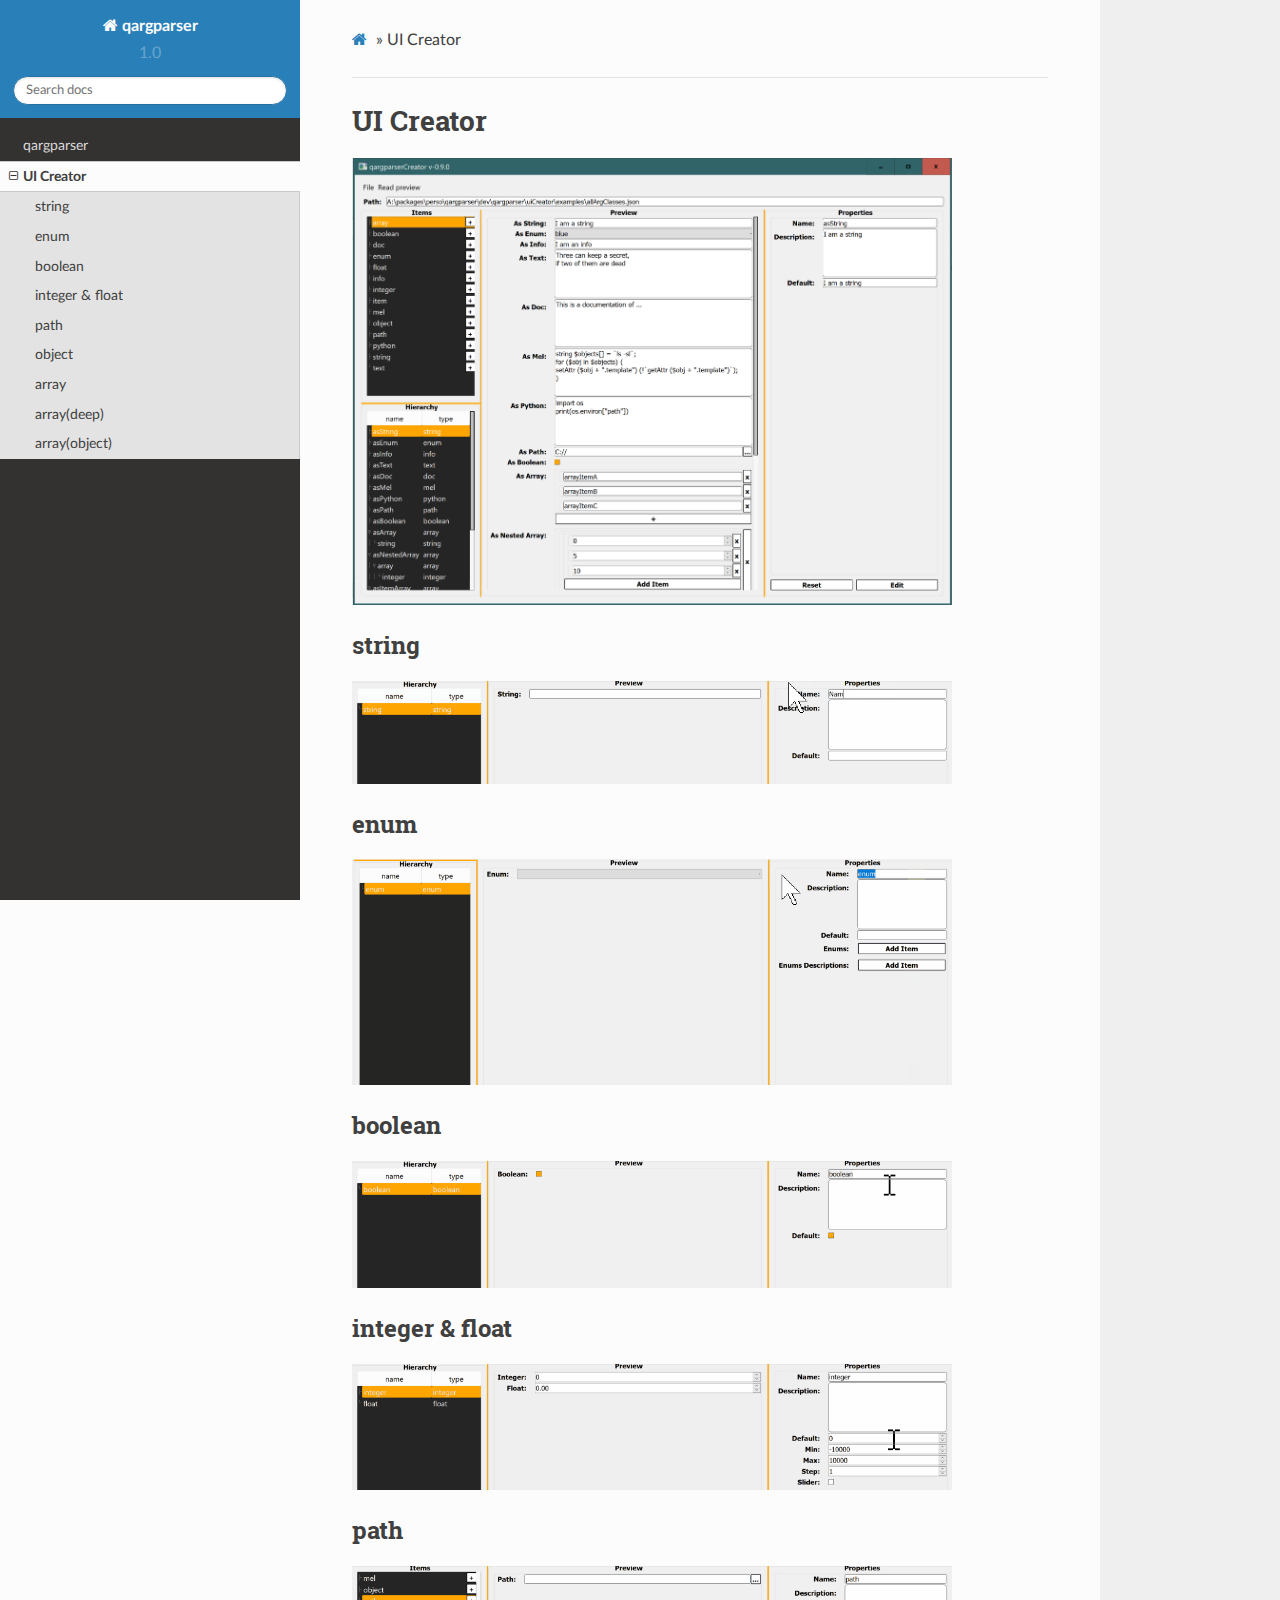
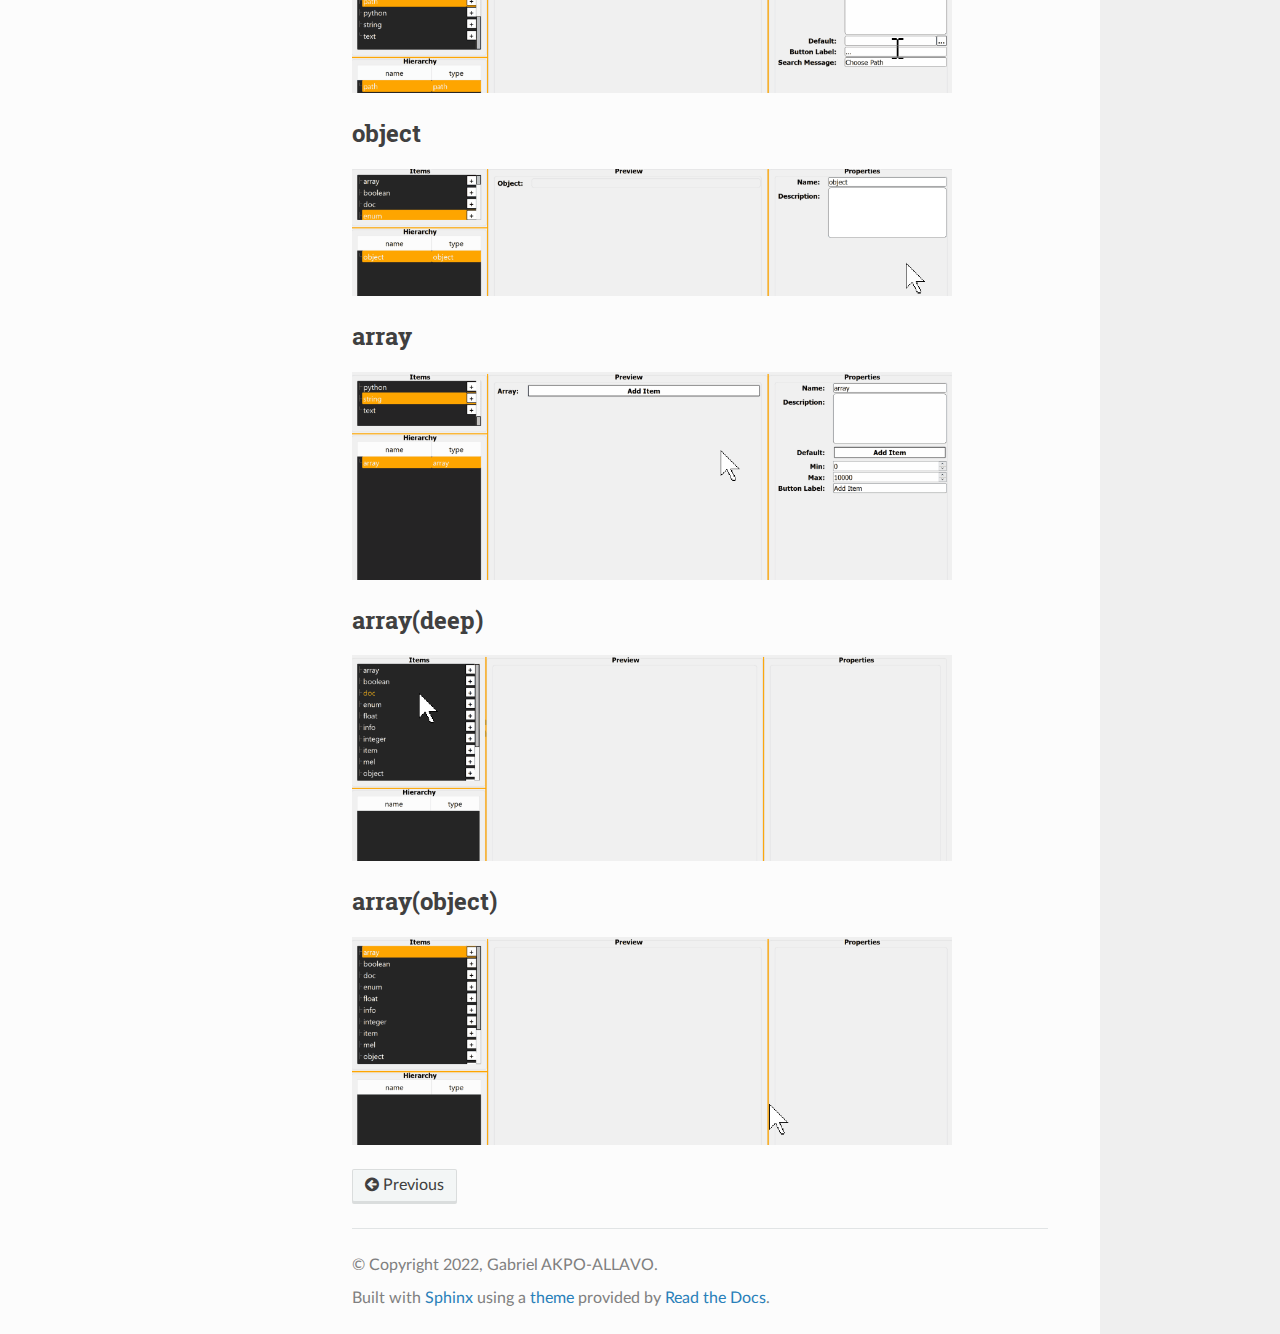
<file: docs/uiCreator.html>
<!DOCTYPE html>
<html class="writer-html4" lang="en" >
<head>
  <meta charset="utf-8" />
  
  <meta name="viewport" content="width=device-width, initial-scale=1.0" />
  
  <title>UI Creator &mdash; qargparser 1.0 documentation</title>
  

  
  <link rel="stylesheet" href="_static/css/theme.css" type="text/css" />
  <link rel="stylesheet" href="_static/pygments.css" type="text/css" />

  
  

  
  

  

  
  <!--[if lt IE 9]>
    <script src="_static/js/html5shiv.min.js"></script>
  <![endif]-->
  
    
      <script type="text/javascript">
          var DOCUMENTATION_OPTIONS = {
              URL_ROOT:'./',
              VERSION:'1.0',
              LANGUAGE:'None',
              COLLAPSE_INDEX:false,
              FILE_SUFFIX:'.html',
              HAS_SOURCE:  true,
              SOURCELINK_SUFFIX: ''
          };
      </script>
        <script type="text/javascript" src="_static/jquery.js"></script>
        <script type="text/javascript" src="_static/underscore.js"></script>
        <script type="text/javascript" src="_static/doctools.js"></script>
    
    <script type="text/javascript" src="_static/js/theme.js"></script>

    
    <link rel="index" title="Index" href="genindex.html" />
    <link rel="search" title="Search" href="search.html" />
    <link rel="prev" title="qargparser" href="qargparser.html" /> 
</head>

<body class="wy-body-for-nav">

   
  <div class="wy-grid-for-nav">
    
    <nav data-toggle="wy-nav-shift" class="wy-nav-side">
      <div class="wy-side-scroll">
        <div class="wy-side-nav-search" >
          

          
            <a href="index.html" class="icon icon-home"> qargparser
          

          
          </a>

          
            
            
              <div class="version">
                1.0
              </div>
            
          

          
<div role="search">
  <form id="rtd-search-form" class="wy-form" action="search.html" method="get">
    <input type="text" name="q" placeholder="Search docs" />
    <input type="hidden" name="check_keywords" value="yes" />
    <input type="hidden" name="area" value="default" />
  </form>
</div>

          
        </div>

        
        <div class="wy-menu wy-menu-vertical" data-spy="affix" role="navigation" aria-label="main navigation">
          
            
            
              
            
            
              <ul class="current">
<li class="toctree-l1"><a class="reference internal" href="qargparser.html">qargparser</a></li>
<li class="toctree-l1 current"><a class="current reference internal" href="#">UI Creator</a><ul>
<li class="toctree-l2"><a class="reference internal" href="#string">string</a></li>
<li class="toctree-l2"><a class="reference internal" href="#enum">enum</a></li>
<li class="toctree-l2"><a class="reference internal" href="#boolean">boolean</a></li>
<li class="toctree-l2"><a class="reference internal" href="#integer-float">integer &amp; float</a></li>
<li class="toctree-l2"><a class="reference internal" href="#path">path</a></li>
<li class="toctree-l2"><a class="reference internal" href="#object">object</a></li>
<li class="toctree-l2"><a class="reference internal" href="#array">array</a></li>
<li class="toctree-l2"><a class="reference internal" href="#array-deep">array(deep)</a></li>
<li class="toctree-l2"><a class="reference internal" href="#array-object">array(object)</a></li>
</ul>
</li>
</ul>

            
          
        </div>
        
      </div>
    </nav>

    <section data-toggle="wy-nav-shift" class="wy-nav-content-wrap">

      
      <nav class="wy-nav-top" aria-label="top navigation">
        
          <i data-toggle="wy-nav-top" class="fa fa-bars"></i>
          <a href="index.html">qargparser</a>
        
      </nav>


      <div class="wy-nav-content">
        
        <div class="rst-content">
        
          

















<div role="navigation" aria-label="breadcrumbs navigation">

  <ul class="wy-breadcrumbs">
    
      <li><a href="index.html" class="icon icon-home"></a> &raquo;</li>
        
      <li>UI Creator</li>
    
    
      <li class="wy-breadcrumbs-aside">
        
          
        
      </li>
    
  </ul>

  
  <hr/>
</div>
          <div role="main" class="document" itemscope="itemscope" itemtype="http://schema.org/Article">
           <div itemprop="articleBody">
            
  <div class="section" id="ui-creator">
<h1>UI Creator<a class="headerlink" href="#ui-creator" title="Permalink to this headline">¶</a></h1>
<a class="reference internal image-reference" href="_images/qarparser_uiCreator.png"><img alt="_images/qarparser_uiCreator.png" src="_images/qarparser_uiCreator.png" style="width: 600px;" /></a>
<div class="section" id="string">
<h2>string<a class="headerlink" href="#string" title="Permalink to this headline">¶</a></h2>
<a class="reference internal image-reference" href="_images/qarparser_string_demo.gif"><img alt="_images/qarparser_string_demo.gif" src="_images/qarparser_string_demo.gif" style="width: 600px;" /></a>
</div>
<div class="section" id="enum">
<h2>enum<a class="headerlink" href="#enum" title="Permalink to this headline">¶</a></h2>
<a class="reference internal image-reference" href="_images/qarparser_enum_demo.gif"><img alt="_images/qarparser_enum_demo.gif" src="_images/qarparser_enum_demo.gif" style="width: 600px;" /></a>
</div>
<div class="section" id="boolean">
<h2>boolean<a class="headerlink" href="#boolean" title="Permalink to this headline">¶</a></h2>
<a class="reference internal image-reference" href="_images/qarparser_boolean_demo.gif"><img alt="_images/qarparser_boolean_demo.gif" src="_images/qarparser_boolean_demo.gif" style="width: 600px;" /></a>
</div>
<div class="section" id="integer-float">
<h2>integer &amp; float<a class="headerlink" href="#integer-float" title="Permalink to this headline">¶</a></h2>
<a class="reference internal image-reference" href="_images/qarparser_number_demo.gif"><img alt="_images/qarparser_number_demo.gif" src="_images/qarparser_number_demo.gif" style="width: 600px;" /></a>
</div>
<div class="section" id="path">
<h2>path<a class="headerlink" href="#path" title="Permalink to this headline">¶</a></h2>
<a class="reference internal image-reference" href="_images/qarparser_path_demo.gif"><img alt="_images/qarparser_path_demo.gif" src="_images/qarparser_path_demo.gif" style="width: 600px;" /></a>
</div>
<div class="section" id="object">
<h2>object<a class="headerlink" href="#object" title="Permalink to this headline">¶</a></h2>
<a class="reference internal image-reference" href="_images/qarparser_object_demo.gif"><img alt="_images/qarparser_object_demo.gif" src="_images/qarparser_object_demo.gif" style="width: 600px;" /></a>
</div>
<div class="section" id="array">
<h2>array<a class="headerlink" href="#array" title="Permalink to this headline">¶</a></h2>
<a class="reference internal image-reference" href="_images/qarparser_array_demo.gif"><img alt="_images/qarparser_array_demo.gif" src="_images/qarparser_array_demo.gif" style="width: 600px;" /></a>
</div>
<div class="section" id="array-deep">
<h2>array(deep)<a class="headerlink" href="#array-deep" title="Permalink to this headline">¶</a></h2>
<a class="reference internal image-reference" href="_images/qarparser_arrayDeep_demo.gif"><img alt="_images/qarparser_arrayDeep_demo.gif" src="_images/qarparser_arrayDeep_demo.gif" style="width: 600px;" /></a>
</div>
<div class="section" id="array-object">
<h2>array(object)<a class="headerlink" href="#array-object" title="Permalink to this headline">¶</a></h2>
<a class="reference internal image-reference" href="_images/qarparser_arrayObject_demo.gif"><img alt="_images/qarparser_arrayObject_demo.gif" src="_images/qarparser_arrayObject_demo.gif" style="width: 600px;" /></a>
</div>
</div>


           </div>
           
          </div>
          <footer>
    <div class="rst-footer-buttons" role="navigation" aria-label="footer navigation">
        <a href="qargparser.html" class="btn btn-neutral float-left" title="qargparser" accesskey="p" rel="prev"><span class="fa fa-arrow-circle-left" aria-hidden="true"></span> Previous</a>
    </div>

  <hr/>

  <div role="contentinfo">
    <p>
        &#169; Copyright 2022, Gabriel AKPO-ALLAVO.

    </p>
  </div>
    
    
    
    Built with <a href="https://www.sphinx-doc.org/">Sphinx</a> using a
    
    <a href="https://github.com/readthedocs/sphinx_rtd_theme">theme</a>
    
    provided by <a href="https://readthedocs.org">Read the Docs</a>. 

</footer>
        </div>
      </div>

    </section>

  </div>
  

  <script type="text/javascript">
      jQuery(function () {
          SphinxRtdTheme.Navigation.enable(true);
      });
  </script>

  
  
    
   

</body>
</html>
</file>
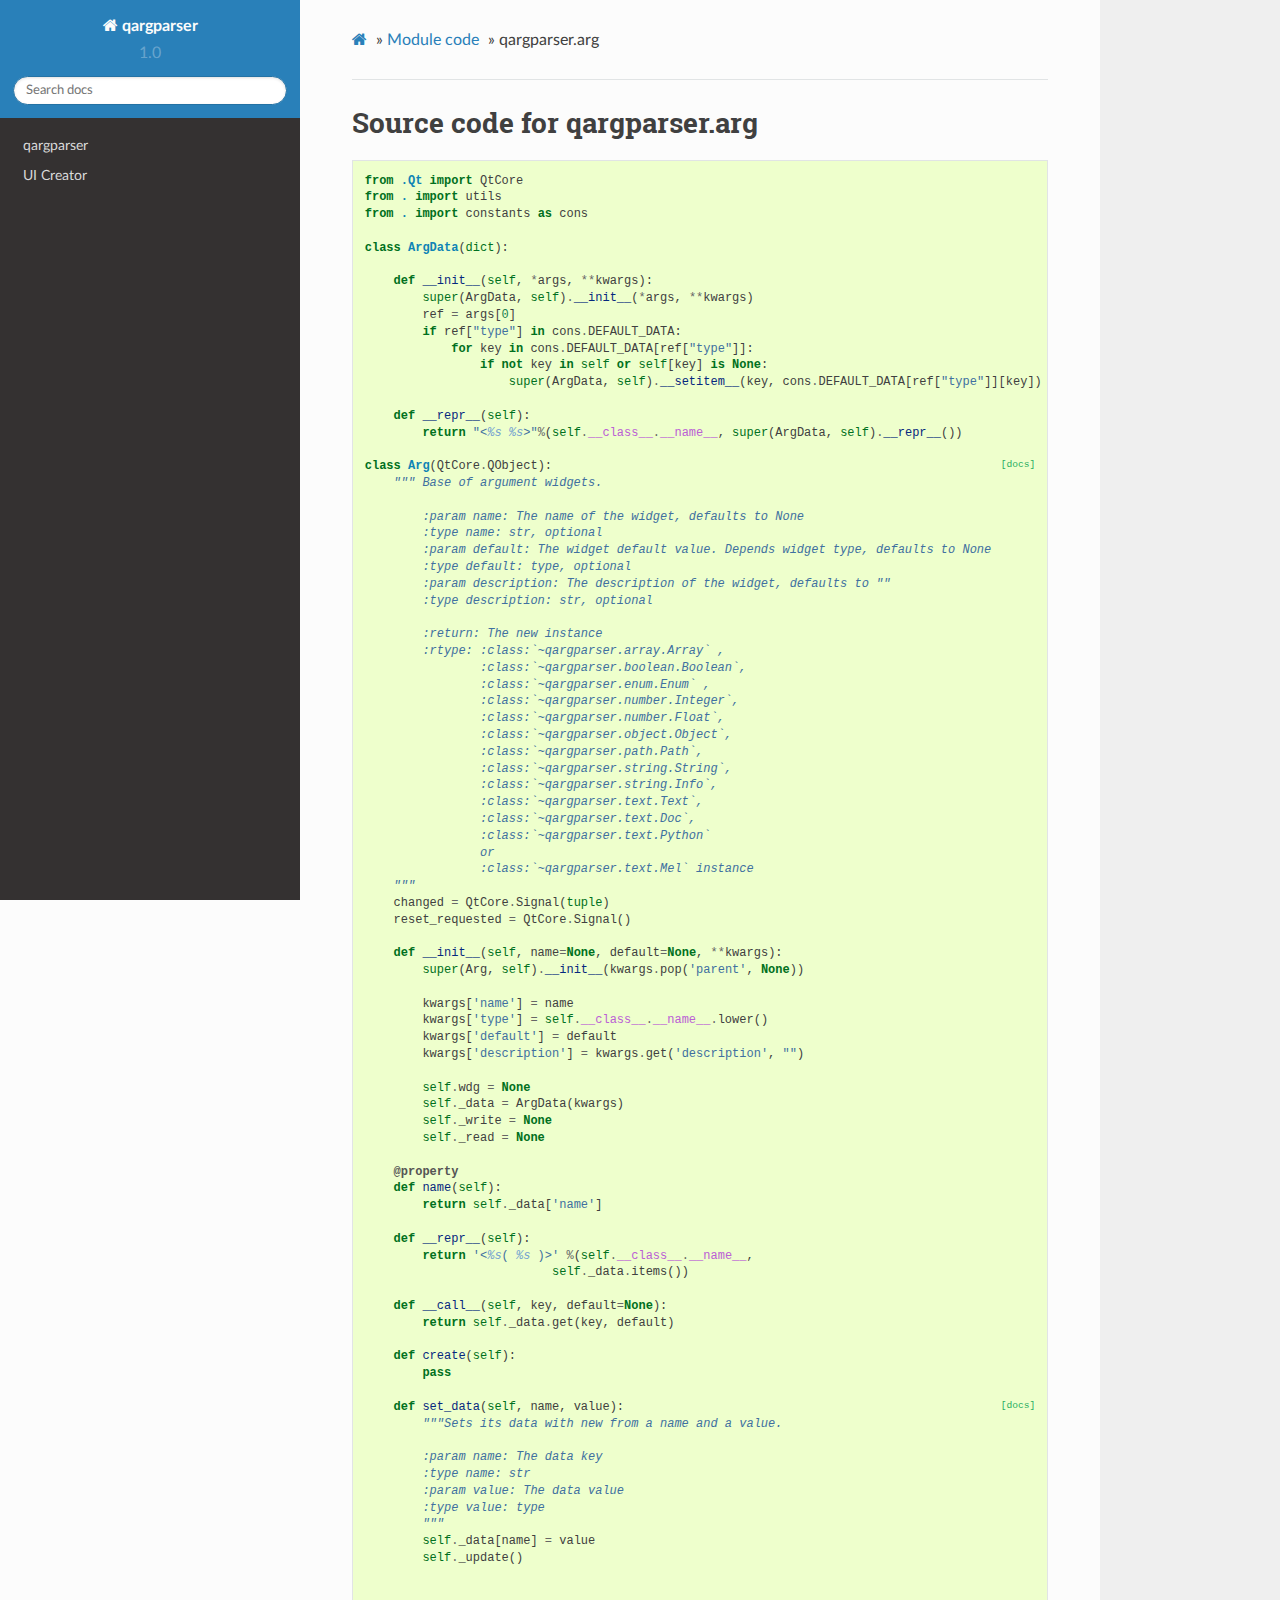
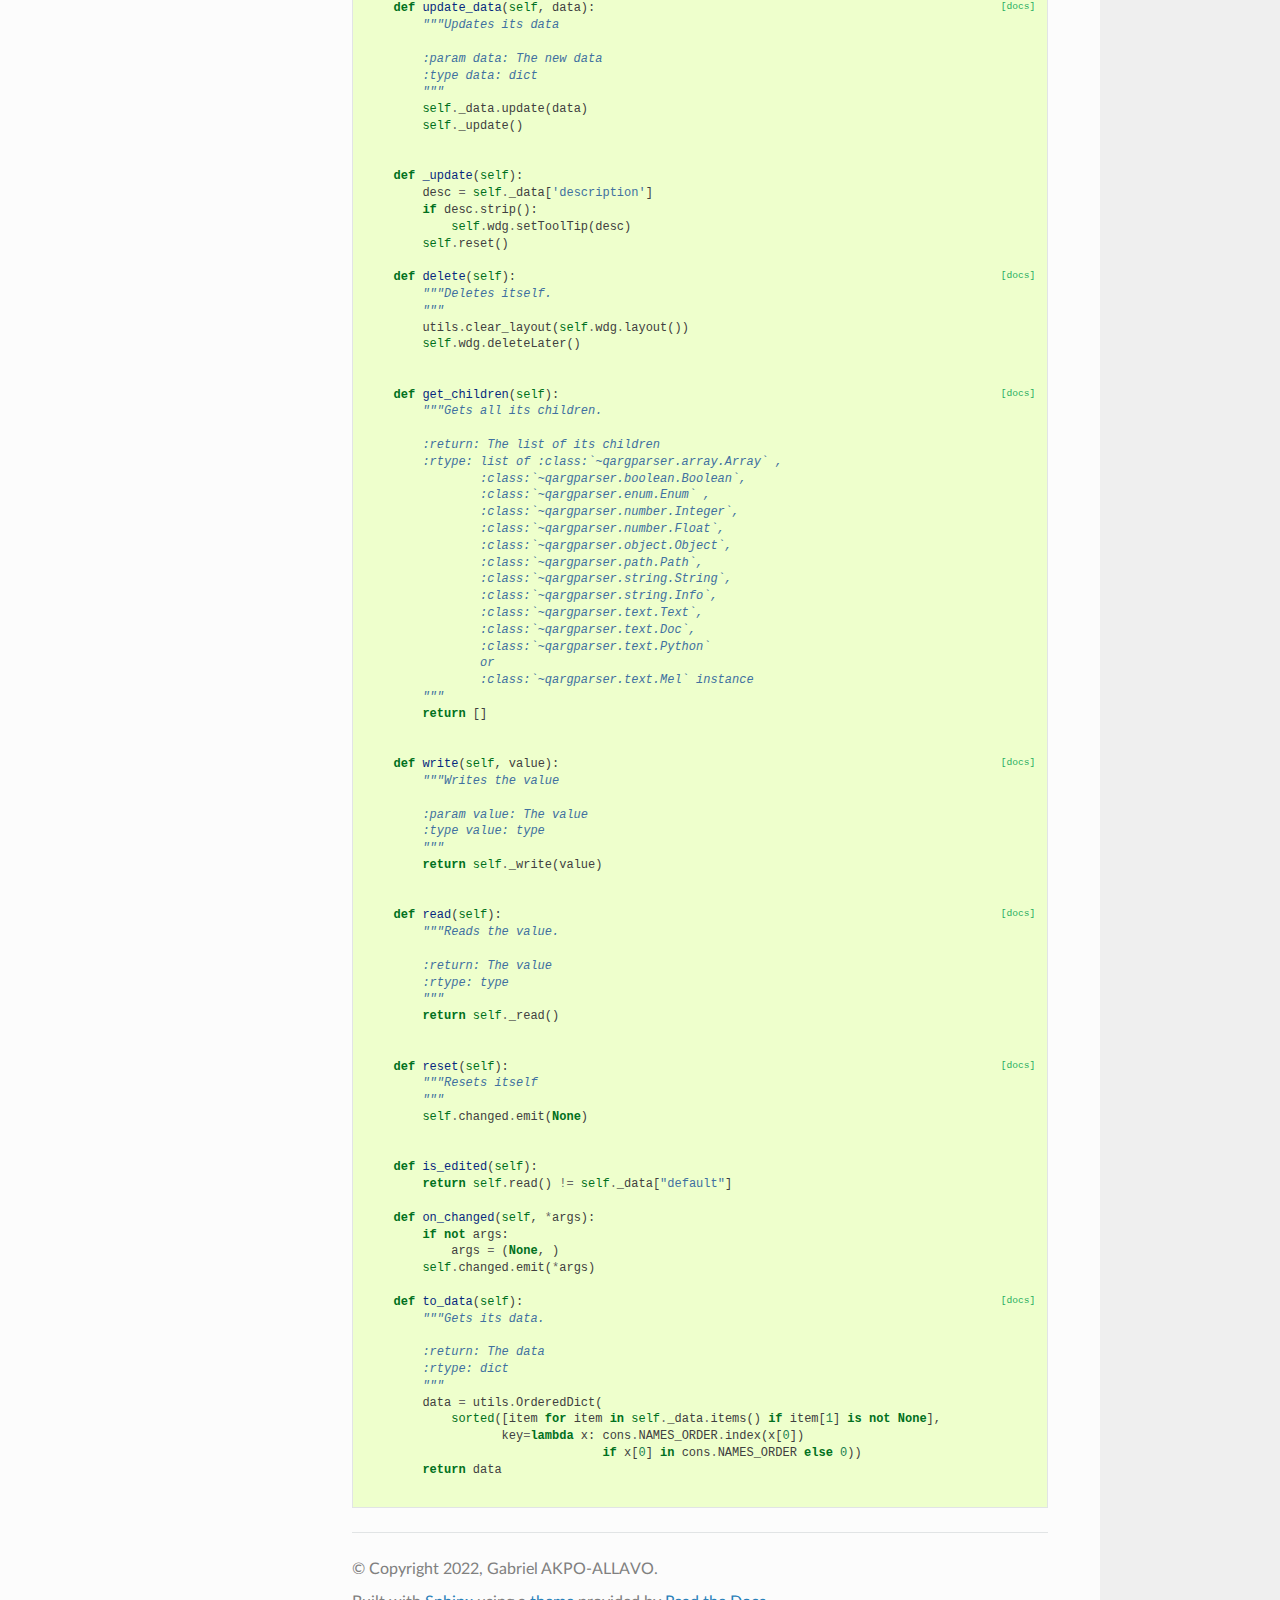
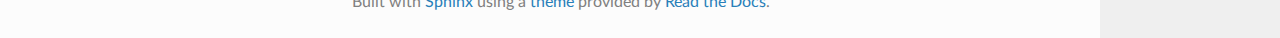
<file: docs/_modules/qargparser/arg.html>
<!DOCTYPE html>
<html class="writer-html4" lang="en" >
<head>
  <meta charset="utf-8" />
  
  <meta name="viewport" content="width=device-width, initial-scale=1.0" />
  
  <title>qargparser.arg &mdash; qargparser 1.0 documentation</title>
  

  
  <link rel="stylesheet" href="../../_static/css/theme.css" type="text/css" />
  <link rel="stylesheet" href="../../_static/pygments.css" type="text/css" />

  
  

  
  

  

  
  <!--[if lt IE 9]>
    <script src="../../_static/js/html5shiv.min.js"></script>
  <![endif]-->
  
    
      <script type="text/javascript">
          var DOCUMENTATION_OPTIONS = {
              URL_ROOT:'../../',
              VERSION:'1.0',
              LANGUAGE:'None',
              COLLAPSE_INDEX:false,
              FILE_SUFFIX:'.html',
              HAS_SOURCE:  true,
              SOURCELINK_SUFFIX: ''
          };
      </script>
        <script type="text/javascript" src="../../_static/jquery.js"></script>
        <script type="text/javascript" src="../../_static/underscore.js"></script>
        <script type="text/javascript" src="../../_static/doctools.js"></script>
    
    <script type="text/javascript" src="../../_static/js/theme.js"></script>

    
    <link rel="index" title="Index" href="../../genindex.html" />
    <link rel="search" title="Search" href="../../search.html" /> 
</head>

<body class="wy-body-for-nav">

   
  <div class="wy-grid-for-nav">
    
    <nav data-toggle="wy-nav-shift" class="wy-nav-side">
      <div class="wy-side-scroll">
        <div class="wy-side-nav-search" >
          

          
            <a href="../../index.html" class="icon icon-home"> qargparser
          

          
          </a>

          
            
            
              <div class="version">
                1.0
              </div>
            
          

          
<div role="search">
  <form id="rtd-search-form" class="wy-form" action="../../search.html" method="get">
    <input type="text" name="q" placeholder="Search docs" />
    <input type="hidden" name="check_keywords" value="yes" />
    <input type="hidden" name="area" value="default" />
  </form>
</div>

          
        </div>

        
        <div class="wy-menu wy-menu-vertical" data-spy="affix" role="navigation" aria-label="main navigation">
          
            
            
              
            
            
              <ul>
<li class="toctree-l1"><a class="reference internal" href="../../qargparser.html">qargparser</a></li>
<li class="toctree-l1"><a class="reference internal" href="../../uiCreator.html">UI Creator</a></li>
</ul>

            
          
        </div>
        
      </div>
    </nav>

    <section data-toggle="wy-nav-shift" class="wy-nav-content-wrap">

      
      <nav class="wy-nav-top" aria-label="top navigation">
        
          <i data-toggle="wy-nav-top" class="fa fa-bars"></i>
          <a href="../../index.html">qargparser</a>
        
      </nav>


      <div class="wy-nav-content">
        
        <div class="rst-content">
        
          

















<div role="navigation" aria-label="breadcrumbs navigation">

  <ul class="wy-breadcrumbs">
    
      <li><a href="../../index.html" class="icon icon-home"></a> &raquo;</li>
        
          <li><a href="../index.html">Module code</a> &raquo;</li>
        
      <li>qargparser.arg</li>
    
    
      <li class="wy-breadcrumbs-aside">
        
      </li>
    
  </ul>

  
  <hr/>
</div>
          <div role="main" class="document" itemscope="itemscope" itemtype="http://schema.org/Article">
           <div itemprop="articleBody">
            
  <h1>Source code for qargparser.arg</h1><div class="highlight"><pre>
<span></span><span class="kn">from</span> <span class="nn">.Qt</span> <span class="kn">import</span> <span class="n">QtCore</span>
<span class="kn">from</span> <span class="nn">.</span> <span class="kn">import</span> <span class="n">utils</span>
<span class="kn">from</span> <span class="nn">.</span> <span class="kn">import</span> <span class="n">constants</span> <span class="k">as</span> <span class="n">cons</span>

<span class="k">class</span> <span class="nc">ArgData</span><span class="p">(</span><span class="nb">dict</span><span class="p">):</span>

    <span class="k">def</span> <span class="fm">__init__</span><span class="p">(</span><span class="bp">self</span><span class="p">,</span> <span class="o">*</span><span class="n">args</span><span class="p">,</span> <span class="o">**</span><span class="n">kwargs</span><span class="p">):</span>
        <span class="nb">super</span><span class="p">(</span><span class="n">ArgData</span><span class="p">,</span> <span class="bp">self</span><span class="p">)</span><span class="o">.</span><span class="fm">__init__</span><span class="p">(</span><span class="o">*</span><span class="n">args</span><span class="p">,</span> <span class="o">**</span><span class="n">kwargs</span><span class="p">)</span>
        <span class="n">ref</span> <span class="o">=</span> <span class="n">args</span><span class="p">[</span><span class="mi">0</span><span class="p">]</span>
        <span class="k">if</span> <span class="n">ref</span><span class="p">[</span><span class="s2">&quot;type&quot;</span><span class="p">]</span> <span class="ow">in</span> <span class="n">cons</span><span class="o">.</span><span class="n">DEFAULT_DATA</span><span class="p">:</span>
            <span class="k">for</span> <span class="n">key</span> <span class="ow">in</span> <span class="n">cons</span><span class="o">.</span><span class="n">DEFAULT_DATA</span><span class="p">[</span><span class="n">ref</span><span class="p">[</span><span class="s2">&quot;type&quot;</span><span class="p">]]:</span>
                <span class="k">if</span> <span class="ow">not</span> <span class="n">key</span> <span class="ow">in</span> <span class="bp">self</span> <span class="ow">or</span> <span class="bp">self</span><span class="p">[</span><span class="n">key</span><span class="p">]</span> <span class="ow">is</span> <span class="kc">None</span><span class="p">:</span>
                    <span class="nb">super</span><span class="p">(</span><span class="n">ArgData</span><span class="p">,</span> <span class="bp">self</span><span class="p">)</span><span class="o">.</span><span class="fm">__setitem__</span><span class="p">(</span><span class="n">key</span><span class="p">,</span> <span class="n">cons</span><span class="o">.</span><span class="n">DEFAULT_DATA</span><span class="p">[</span><span class="n">ref</span><span class="p">[</span><span class="s2">&quot;type&quot;</span><span class="p">]][</span><span class="n">key</span><span class="p">])</span>

    <span class="k">def</span> <span class="fm">__repr__</span><span class="p">(</span><span class="bp">self</span><span class="p">):</span>
        <span class="k">return</span> <span class="s2">&quot;&lt;</span><span class="si">%s</span><span class="s2"> </span><span class="si">%s</span><span class="s2">&gt;&quot;</span><span class="o">%</span><span class="p">(</span><span class="bp">self</span><span class="o">.</span><span class="vm">__class__</span><span class="o">.</span><span class="vm">__name__</span><span class="p">,</span> <span class="nb">super</span><span class="p">(</span><span class="n">ArgData</span><span class="p">,</span> <span class="bp">self</span><span class="p">)</span><span class="o">.</span><span class="fm">__repr__</span><span class="p">())</span>

<div class="viewcode-block" id="Arg"><a class="viewcode-back" href="../../qargparser.html#qargparser.arg.Arg">[docs]</a><span class="k">class</span> <span class="nc">Arg</span><span class="p">(</span><span class="n">QtCore</span><span class="o">.</span><span class="n">QObject</span><span class="p">):</span>
    <span class="sd">&quot;&quot;&quot; Base of argument widgets.</span>

<span class="sd">        :param name: The name of the widget, defaults to None</span>
<span class="sd">        :type name: str, optional</span>
<span class="sd">        :param default: The widget default value. Depends widget type, defaults to None</span>
<span class="sd">        :type default: type, optional</span>
<span class="sd">        :param description: The description of the widget, defaults to &quot;&quot;</span>
<span class="sd">        :type description: str, optional</span>

<span class="sd">        :return: The new instance</span>
<span class="sd">        :rtype: :class:`~qargparser.array.Array` ,</span>
<span class="sd">                :class:`~qargparser.boolean.Boolean`,</span>
<span class="sd">                :class:`~qargparser.enum.Enum` ,</span>
<span class="sd">                :class:`~qargparser.number.Integer`,</span>
<span class="sd">                :class:`~qargparser.number.Float`,</span>
<span class="sd">                :class:`~qargparser.object.Object`,</span>
<span class="sd">                :class:`~qargparser.path.Path`,</span>
<span class="sd">                :class:`~qargparser.string.String`,</span>
<span class="sd">                :class:`~qargparser.string.Info`,</span>
<span class="sd">                :class:`~qargparser.text.Text`,</span>
<span class="sd">                :class:`~qargparser.text.Doc`,</span>
<span class="sd">                :class:`~qargparser.text.Python`</span>
<span class="sd">                or</span>
<span class="sd">                :class:`~qargparser.text.Mel` instance</span>
<span class="sd">    &quot;&quot;&quot;</span>
    <span class="n">changed</span> <span class="o">=</span> <span class="n">QtCore</span><span class="o">.</span><span class="n">Signal</span><span class="p">(</span><span class="nb">tuple</span><span class="p">)</span>
    <span class="n">reset_requested</span> <span class="o">=</span> <span class="n">QtCore</span><span class="o">.</span><span class="n">Signal</span><span class="p">()</span>
    
    <span class="k">def</span> <span class="fm">__init__</span><span class="p">(</span><span class="bp">self</span><span class="p">,</span> <span class="n">name</span><span class="o">=</span><span class="kc">None</span><span class="p">,</span> <span class="n">default</span><span class="o">=</span><span class="kc">None</span><span class="p">,</span> <span class="o">**</span><span class="n">kwargs</span><span class="p">):</span>
        <span class="nb">super</span><span class="p">(</span><span class="n">Arg</span><span class="p">,</span> <span class="bp">self</span><span class="p">)</span><span class="o">.</span><span class="fm">__init__</span><span class="p">(</span><span class="n">kwargs</span><span class="o">.</span><span class="n">pop</span><span class="p">(</span><span class="s1">&#39;parent&#39;</span><span class="p">,</span> <span class="kc">None</span><span class="p">))</span>

        <span class="n">kwargs</span><span class="p">[</span><span class="s1">&#39;name&#39;</span><span class="p">]</span> <span class="o">=</span> <span class="n">name</span>
        <span class="n">kwargs</span><span class="p">[</span><span class="s1">&#39;type&#39;</span><span class="p">]</span> <span class="o">=</span> <span class="bp">self</span><span class="o">.</span><span class="vm">__class__</span><span class="o">.</span><span class="vm">__name__</span><span class="o">.</span><span class="n">lower</span><span class="p">()</span>
        <span class="n">kwargs</span><span class="p">[</span><span class="s1">&#39;default&#39;</span><span class="p">]</span> <span class="o">=</span> <span class="n">default</span>
        <span class="n">kwargs</span><span class="p">[</span><span class="s1">&#39;description&#39;</span><span class="p">]</span> <span class="o">=</span> <span class="n">kwargs</span><span class="o">.</span><span class="n">get</span><span class="p">(</span><span class="s1">&#39;description&#39;</span><span class="p">,</span> <span class="s2">&quot;&quot;</span><span class="p">)</span>

        <span class="bp">self</span><span class="o">.</span><span class="n">wdg</span> <span class="o">=</span> <span class="kc">None</span>
        <span class="bp">self</span><span class="o">.</span><span class="n">_data</span> <span class="o">=</span> <span class="n">ArgData</span><span class="p">(</span><span class="n">kwargs</span><span class="p">)</span>
        <span class="bp">self</span><span class="o">.</span><span class="n">_write</span> <span class="o">=</span> <span class="kc">None</span>
        <span class="bp">self</span><span class="o">.</span><span class="n">_read</span> <span class="o">=</span> <span class="kc">None</span>

    <span class="nd">@property</span>
    <span class="k">def</span> <span class="nf">name</span><span class="p">(</span><span class="bp">self</span><span class="p">):</span>
        <span class="k">return</span> <span class="bp">self</span><span class="o">.</span><span class="n">_data</span><span class="p">[</span><span class="s1">&#39;name&#39;</span><span class="p">]</span>  

    <span class="k">def</span> <span class="fm">__repr__</span><span class="p">(</span><span class="bp">self</span><span class="p">):</span>
        <span class="k">return</span> <span class="s1">&#39;&lt;</span><span class="si">%s</span><span class="s1">( </span><span class="si">%s</span><span class="s1"> )&gt;&#39;</span> <span class="o">%</span><span class="p">(</span><span class="bp">self</span><span class="o">.</span><span class="vm">__class__</span><span class="o">.</span><span class="vm">__name__</span><span class="p">,</span> 
                          <span class="bp">self</span><span class="o">.</span><span class="n">_data</span><span class="o">.</span><span class="n">items</span><span class="p">())</span>

    <span class="k">def</span> <span class="fm">__call__</span><span class="p">(</span><span class="bp">self</span><span class="p">,</span> <span class="n">key</span><span class="p">,</span> <span class="n">default</span><span class="o">=</span><span class="kc">None</span><span class="p">):</span>
        <span class="k">return</span> <span class="bp">self</span><span class="o">.</span><span class="n">_data</span><span class="o">.</span><span class="n">get</span><span class="p">(</span><span class="n">key</span><span class="p">,</span> <span class="n">default</span><span class="p">)</span>

    <span class="k">def</span> <span class="nf">create</span><span class="p">(</span><span class="bp">self</span><span class="p">):</span>
        <span class="k">pass</span>
        
<div class="viewcode-block" id="Arg.set_data"><a class="viewcode-back" href="../../qargparser.html#qargparser.arg.Arg.set_data">[docs]</a>    <span class="k">def</span> <span class="nf">set_data</span><span class="p">(</span><span class="bp">self</span><span class="p">,</span> <span class="n">name</span><span class="p">,</span> <span class="n">value</span><span class="p">):</span>
        <span class="sd">&quot;&quot;&quot;Sets its data with new from a name and a value.</span>

<span class="sd">        :param name: The data key</span>
<span class="sd">        :type name: str</span>
<span class="sd">        :param value: The data value</span>
<span class="sd">        :type value: type</span>
<span class="sd">        &quot;&quot;&quot;</span>
        <span class="bp">self</span><span class="o">.</span><span class="n">_data</span><span class="p">[</span><span class="n">name</span><span class="p">]</span> <span class="o">=</span> <span class="n">value</span>
        <span class="bp">self</span><span class="o">.</span><span class="n">_update</span><span class="p">()</span></div>

<div class="viewcode-block" id="Arg.update_data"><a class="viewcode-back" href="../../qargparser.html#qargparser.arg.Arg.update_data">[docs]</a>    <span class="k">def</span> <span class="nf">update_data</span><span class="p">(</span><span class="bp">self</span><span class="p">,</span> <span class="n">data</span><span class="p">):</span>
        <span class="sd">&quot;&quot;&quot;Updates its data</span>

<span class="sd">        :param data: The new data</span>
<span class="sd">        :type data: dict</span>
<span class="sd">        &quot;&quot;&quot;</span>
        <span class="bp">self</span><span class="o">.</span><span class="n">_data</span><span class="o">.</span><span class="n">update</span><span class="p">(</span><span class="n">data</span><span class="p">)</span>
        <span class="bp">self</span><span class="o">.</span><span class="n">_update</span><span class="p">()</span></div>

    <span class="k">def</span> <span class="nf">_update</span><span class="p">(</span><span class="bp">self</span><span class="p">):</span>
        <span class="n">desc</span> <span class="o">=</span> <span class="bp">self</span><span class="o">.</span><span class="n">_data</span><span class="p">[</span><span class="s1">&#39;description&#39;</span><span class="p">]</span>
        <span class="k">if</span> <span class="n">desc</span><span class="o">.</span><span class="n">strip</span><span class="p">():</span>
            <span class="bp">self</span><span class="o">.</span><span class="n">wdg</span><span class="o">.</span><span class="n">setToolTip</span><span class="p">(</span><span class="n">desc</span><span class="p">)</span>
        <span class="bp">self</span><span class="o">.</span><span class="n">reset</span><span class="p">()</span>

<div class="viewcode-block" id="Arg.delete"><a class="viewcode-back" href="../../qargparser.html#qargparser.arg.Arg.delete">[docs]</a>    <span class="k">def</span> <span class="nf">delete</span><span class="p">(</span><span class="bp">self</span><span class="p">):</span>
        <span class="sd">&quot;&quot;&quot;Deletes itself.</span>
<span class="sd">        &quot;&quot;&quot;</span>
        <span class="n">utils</span><span class="o">.</span><span class="n">clear_layout</span><span class="p">(</span><span class="bp">self</span><span class="o">.</span><span class="n">wdg</span><span class="o">.</span><span class="n">layout</span><span class="p">())</span>
        <span class="bp">self</span><span class="o">.</span><span class="n">wdg</span><span class="o">.</span><span class="n">deleteLater</span><span class="p">()</span></div>

<div class="viewcode-block" id="Arg.get_children"><a class="viewcode-back" href="../../qargparser.html#qargparser.arg.Arg.get_children">[docs]</a>    <span class="k">def</span> <span class="nf">get_children</span><span class="p">(</span><span class="bp">self</span><span class="p">):</span>
        <span class="sd">&quot;&quot;&quot;Gets all its children.</span>

<span class="sd">        :return: The list of its children</span>
<span class="sd">        :rtype: list of :class:`~qargparser.array.Array` ,</span>
<span class="sd">                :class:`~qargparser.boolean.Boolean`,</span>
<span class="sd">                :class:`~qargparser.enum.Enum` ,</span>
<span class="sd">                :class:`~qargparser.number.Integer`,</span>
<span class="sd">                :class:`~qargparser.number.Float`,</span>
<span class="sd">                :class:`~qargparser.object.Object`,</span>
<span class="sd">                :class:`~qargparser.path.Path`,</span>
<span class="sd">                :class:`~qargparser.string.String`,</span>
<span class="sd">                :class:`~qargparser.string.Info`,</span>
<span class="sd">                :class:`~qargparser.text.Text`,</span>
<span class="sd">                :class:`~qargparser.text.Doc`,</span>
<span class="sd">                :class:`~qargparser.text.Python`</span>
<span class="sd">                or</span>
<span class="sd">                :class:`~qargparser.text.Mel` instance</span>
<span class="sd">        &quot;&quot;&quot;</span>
        <span class="k">return</span> <span class="p">[]</span></div>

<div class="viewcode-block" id="Arg.write"><a class="viewcode-back" href="../../qargparser.html#qargparser.arg.Arg.write">[docs]</a>    <span class="k">def</span> <span class="nf">write</span><span class="p">(</span><span class="bp">self</span><span class="p">,</span> <span class="n">value</span><span class="p">):</span>
        <span class="sd">&quot;&quot;&quot;Writes the value</span>

<span class="sd">        :param value: The value</span>
<span class="sd">        :type value: type</span>
<span class="sd">        &quot;&quot;&quot;</span>
        <span class="k">return</span> <span class="bp">self</span><span class="o">.</span><span class="n">_write</span><span class="p">(</span><span class="n">value</span><span class="p">)</span></div>

<div class="viewcode-block" id="Arg.read"><a class="viewcode-back" href="../../qargparser.html#qargparser.arg.Arg.read">[docs]</a>    <span class="k">def</span> <span class="nf">read</span><span class="p">(</span><span class="bp">self</span><span class="p">):</span>
        <span class="sd">&quot;&quot;&quot;Reads the value.</span>

<span class="sd">        :return: The value</span>
<span class="sd">        :rtype: type</span>
<span class="sd">        &quot;&quot;&quot;</span>
        <span class="k">return</span> <span class="bp">self</span><span class="o">.</span><span class="n">_read</span><span class="p">()</span></div>

<div class="viewcode-block" id="Arg.reset"><a class="viewcode-back" href="../../qargparser.html#qargparser.arg.Arg.reset">[docs]</a>    <span class="k">def</span> <span class="nf">reset</span><span class="p">(</span><span class="bp">self</span><span class="p">):</span>
        <span class="sd">&quot;&quot;&quot;Resets itself</span>
<span class="sd">        &quot;&quot;&quot;</span>
        <span class="bp">self</span><span class="o">.</span><span class="n">changed</span><span class="o">.</span><span class="n">emit</span><span class="p">(</span><span class="kc">None</span><span class="p">)</span></div>

    <span class="k">def</span> <span class="nf">is_edited</span><span class="p">(</span><span class="bp">self</span><span class="p">):</span>
        <span class="k">return</span> <span class="bp">self</span><span class="o">.</span><span class="n">read</span><span class="p">()</span> <span class="o">!=</span> <span class="bp">self</span><span class="o">.</span><span class="n">_data</span><span class="p">[</span><span class="s2">&quot;default&quot;</span><span class="p">]</span>

    <span class="k">def</span> <span class="nf">on_changed</span><span class="p">(</span><span class="bp">self</span><span class="p">,</span> <span class="o">*</span><span class="n">args</span><span class="p">):</span>
        <span class="k">if</span> <span class="ow">not</span> <span class="n">args</span><span class="p">:</span>
            <span class="n">args</span> <span class="o">=</span> <span class="p">(</span><span class="kc">None</span><span class="p">,</span> <span class="p">)</span>
        <span class="bp">self</span><span class="o">.</span><span class="n">changed</span><span class="o">.</span><span class="n">emit</span><span class="p">(</span><span class="o">*</span><span class="n">args</span><span class="p">)</span>

<div class="viewcode-block" id="Arg.to_data"><a class="viewcode-back" href="../../qargparser.html#qargparser.arg.Arg.to_data">[docs]</a>    <span class="k">def</span> <span class="nf">to_data</span><span class="p">(</span><span class="bp">self</span><span class="p">):</span>
        <span class="sd">&quot;&quot;&quot;Gets its data.</span>

<span class="sd">        :return: The data</span>
<span class="sd">        :rtype: dict</span>
<span class="sd">        &quot;&quot;&quot;</span>
        <span class="n">data</span> <span class="o">=</span> <span class="n">utils</span><span class="o">.</span><span class="n">OrderedDict</span><span class="p">(</span>
            <span class="nb">sorted</span><span class="p">([</span><span class="n">item</span> <span class="k">for</span> <span class="n">item</span> <span class="ow">in</span> <span class="bp">self</span><span class="o">.</span><span class="n">_data</span><span class="o">.</span><span class="n">items</span><span class="p">()</span> <span class="k">if</span> <span class="n">item</span><span class="p">[</span><span class="mi">1</span><span class="p">]</span> <span class="ow">is</span> <span class="ow">not</span> <span class="kc">None</span><span class="p">],</span> 
                   <span class="n">key</span><span class="o">=</span><span class="k">lambda</span> <span class="n">x</span><span class="p">:</span> <span class="n">cons</span><span class="o">.</span><span class="n">NAMES_ORDER</span><span class="o">.</span><span class="n">index</span><span class="p">(</span><span class="n">x</span><span class="p">[</span><span class="mi">0</span><span class="p">])</span> 
                                 <span class="k">if</span> <span class="n">x</span><span class="p">[</span><span class="mi">0</span><span class="p">]</span> <span class="ow">in</span> <span class="n">cons</span><span class="o">.</span><span class="n">NAMES_ORDER</span> <span class="k">else</span> <span class="mi">0</span><span class="p">))</span>
        <span class="k">return</span> <span class="n">data</span></div></div>
</pre></div>

           </div>
           
          </div>
          <footer>

  <hr/>

  <div role="contentinfo">
    <p>
        &#169; Copyright 2022, Gabriel AKPO-ALLAVO.

    </p>
  </div>
    
    
    
    Built with <a href="https://www.sphinx-doc.org/">Sphinx</a> using a
    
    <a href="https://github.com/readthedocs/sphinx_rtd_theme">theme</a>
    
    provided by <a href="https://readthedocs.org">Read the Docs</a>. 

</footer>
        </div>
      </div>

    </section>

  </div>
  

  <script type="text/javascript">
      jQuery(function () {
          SphinxRtdTheme.Navigation.enable(true);
      });
  </script>

  
  
    
   

</body>
</html>
</file>
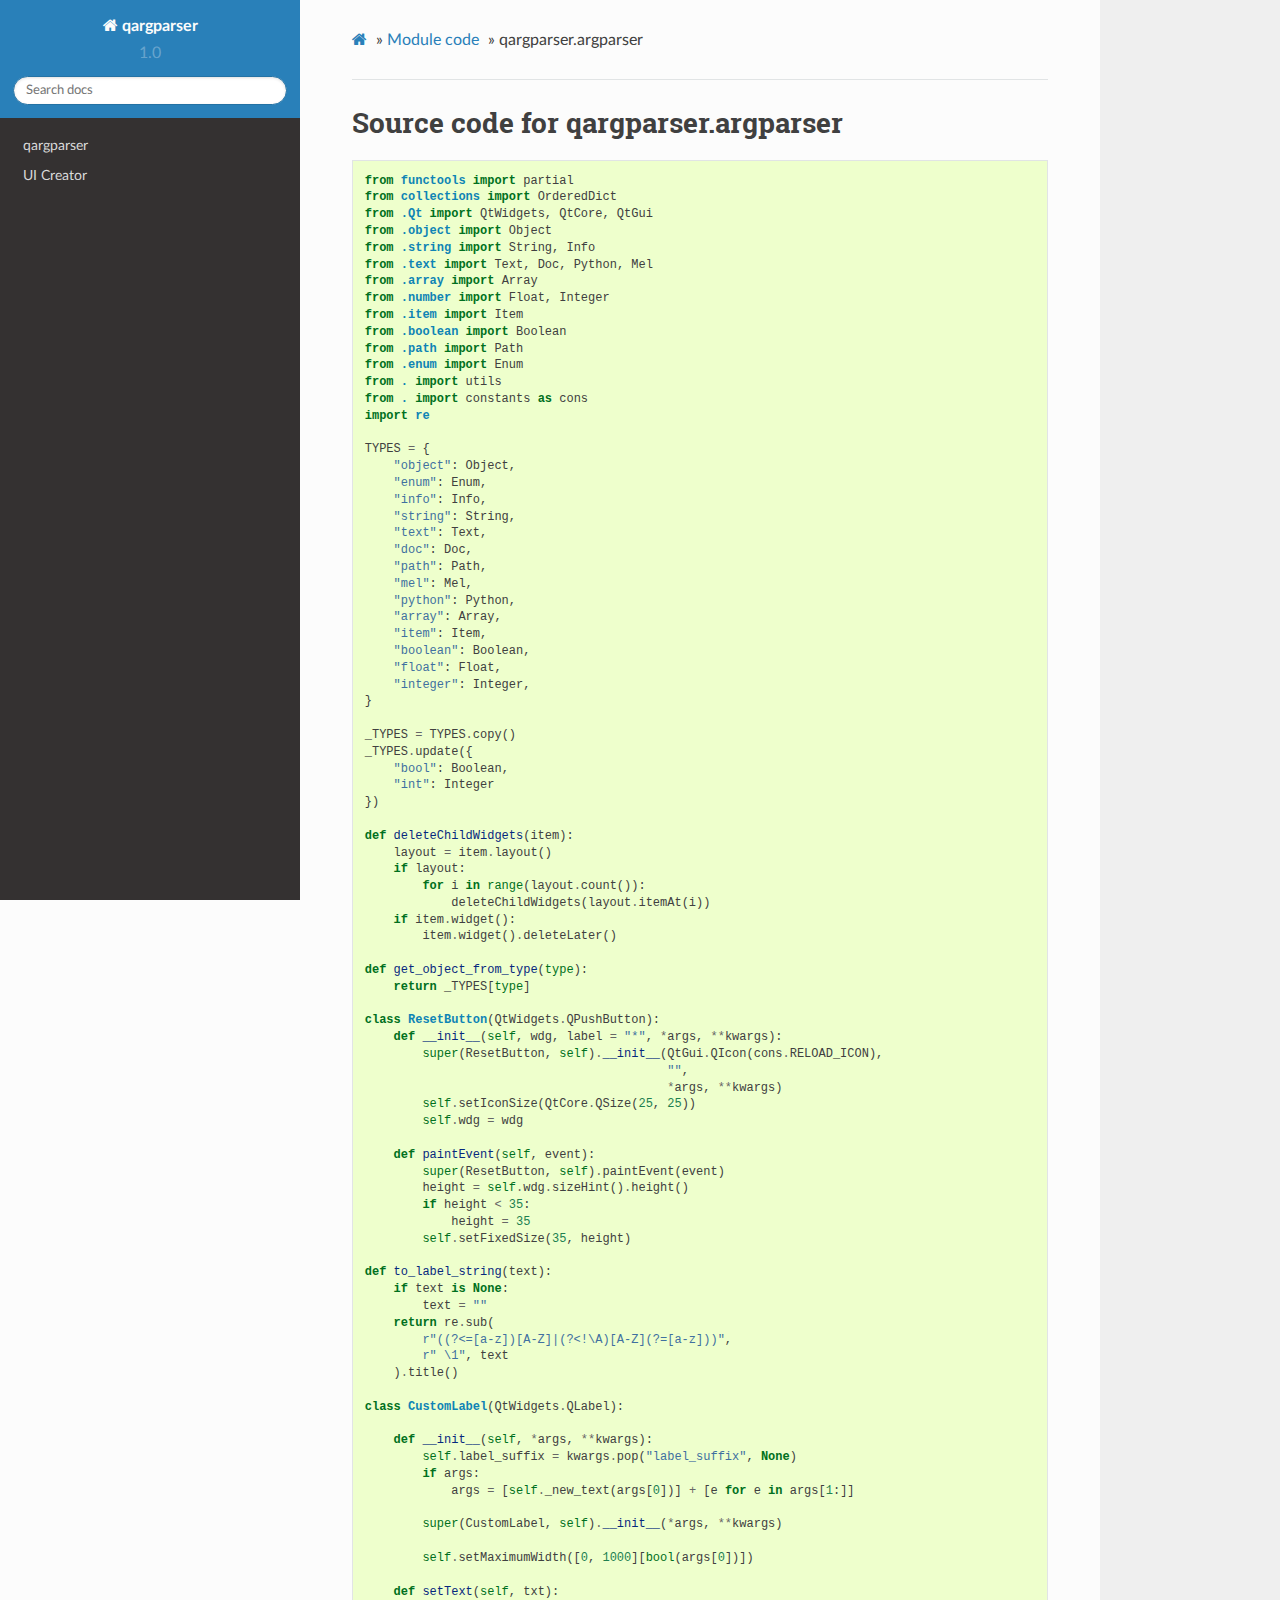
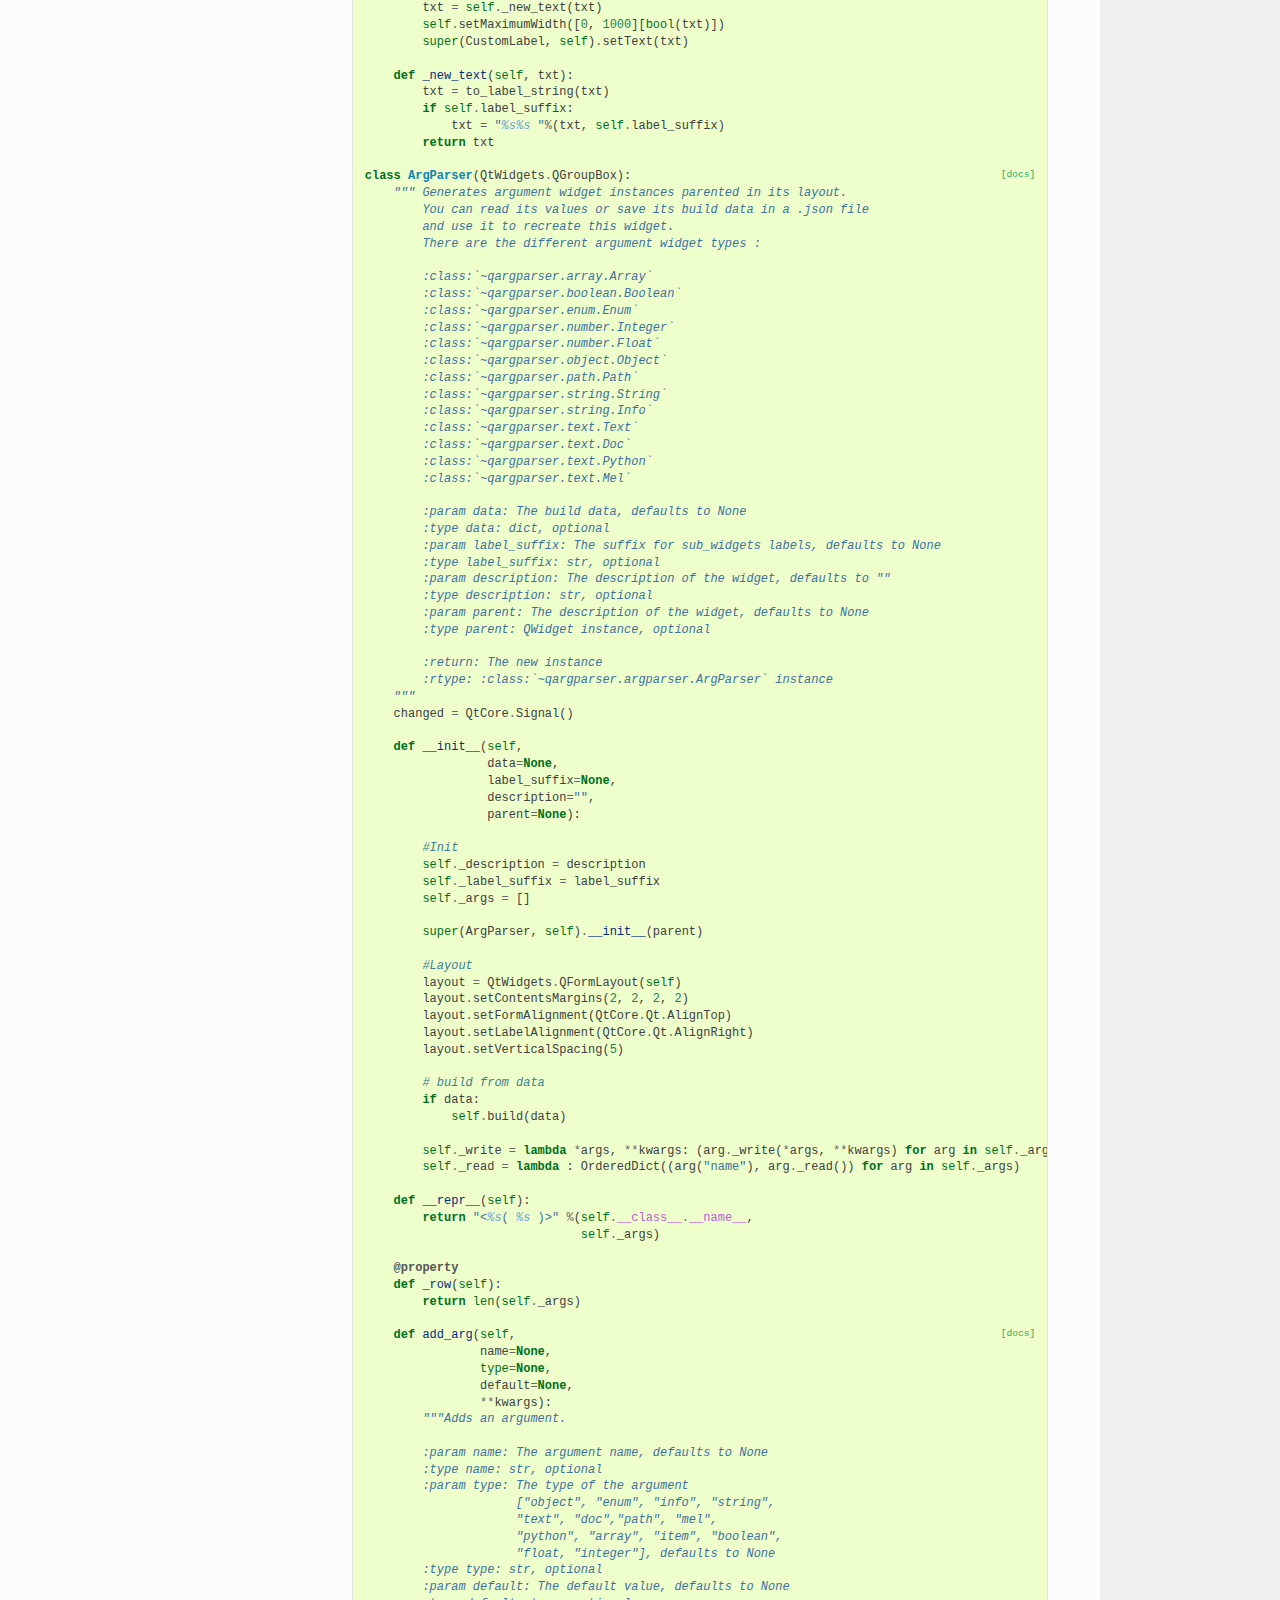
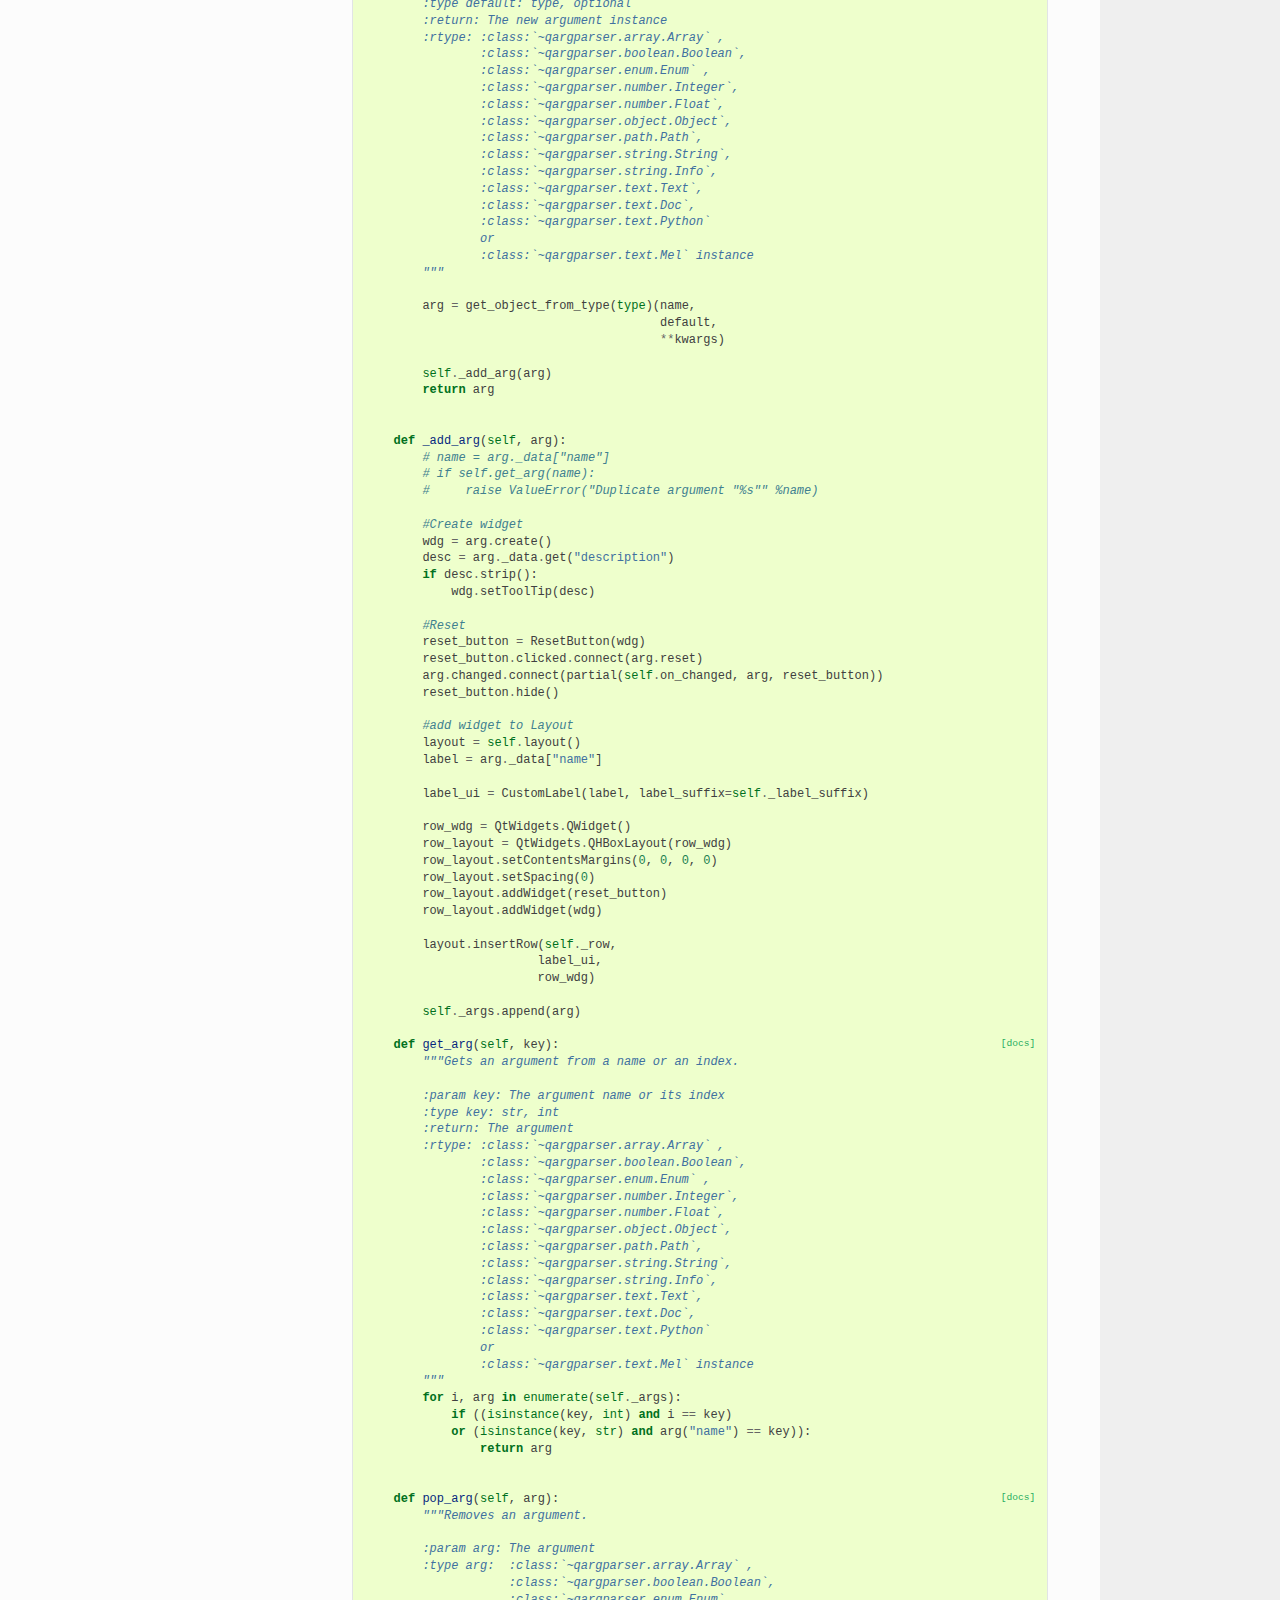
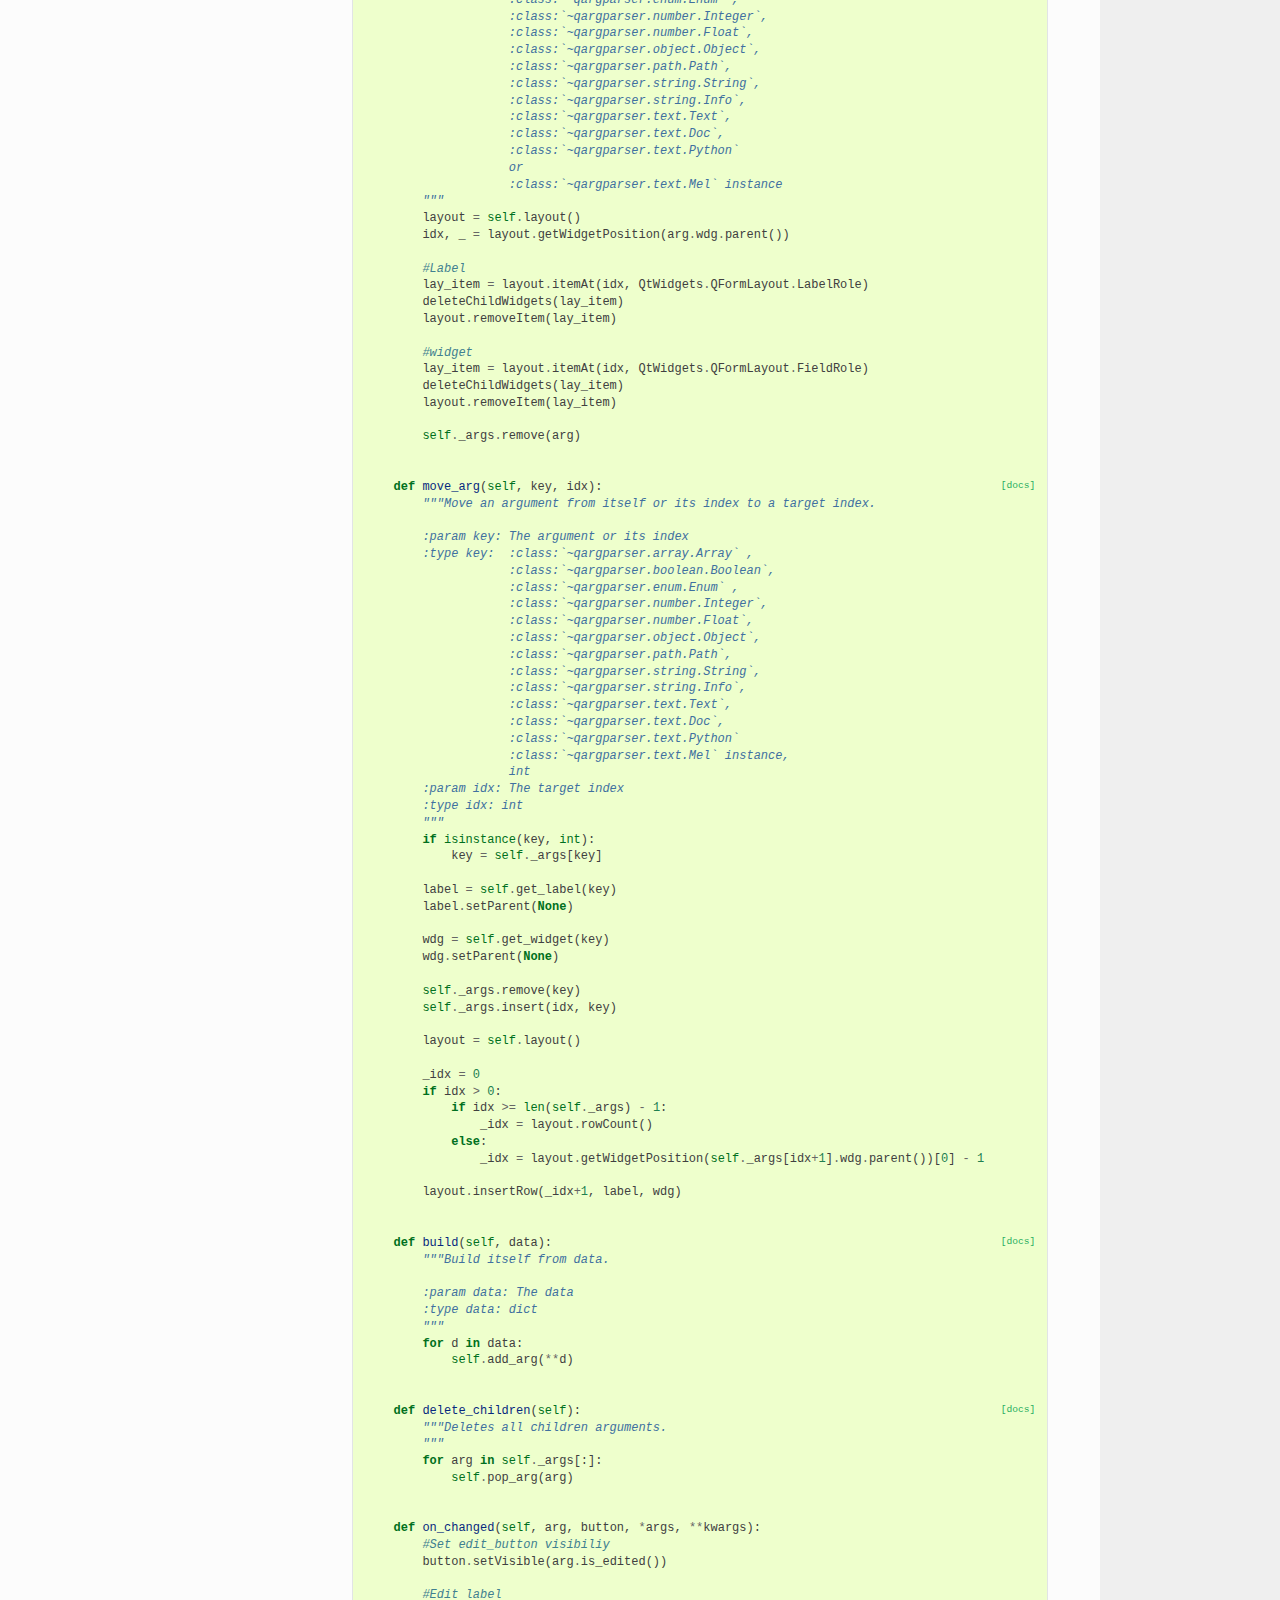
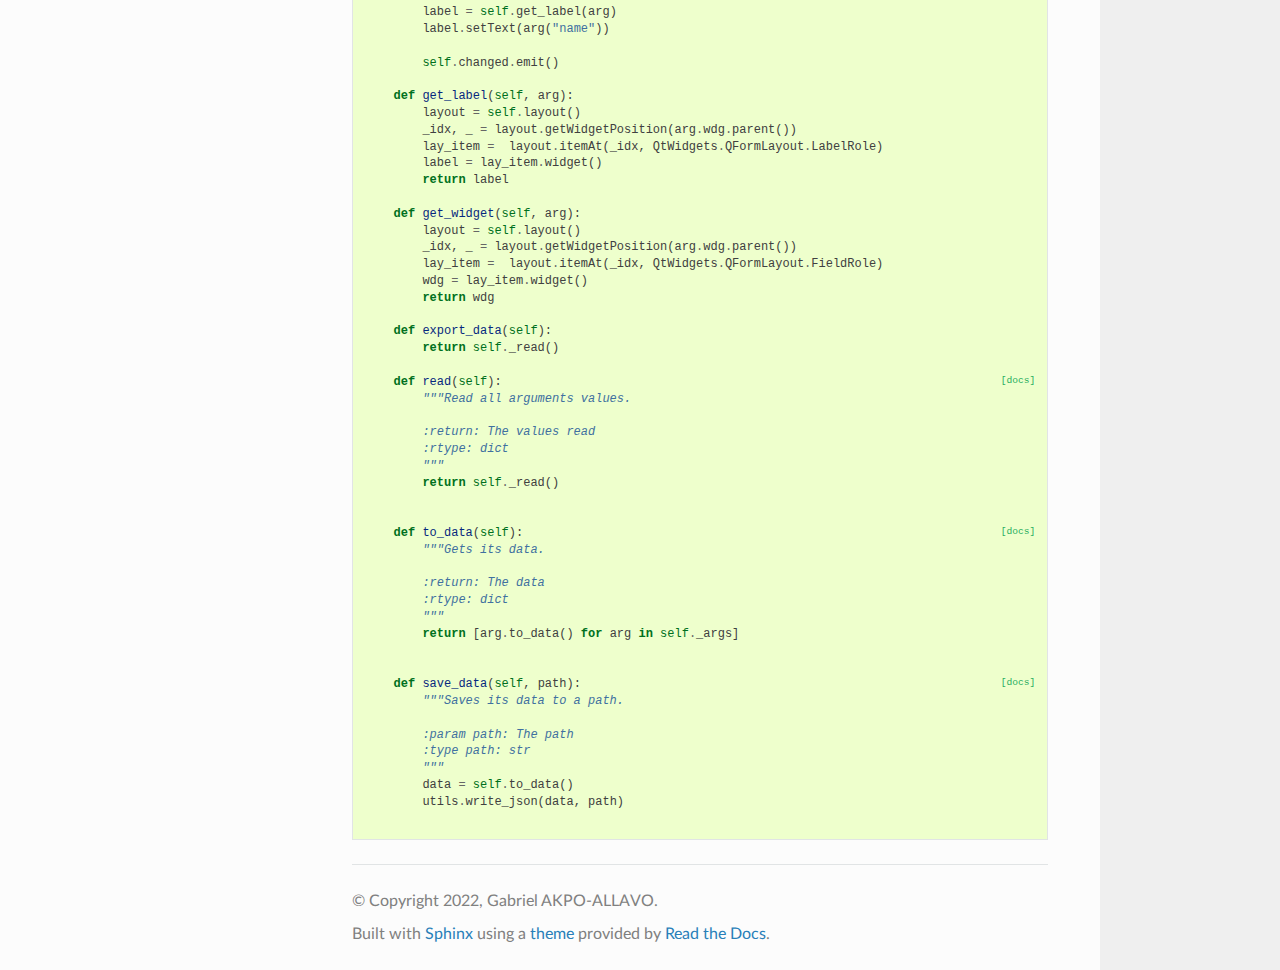
<file: docs/_modules/qargparser/argparser.html>
<!DOCTYPE html>
<html class="writer-html4" lang="en" >
<head>
  <meta charset="utf-8" />
  
  <meta name="viewport" content="width=device-width, initial-scale=1.0" />
  
  <title>qargparser.argparser &mdash; qargparser 1.0 documentation</title>
  

  
  <link rel="stylesheet" href="../../_static/css/theme.css" type="text/css" />
  <link rel="stylesheet" href="../../_static/pygments.css" type="text/css" />

  
  

  
  

  

  
  <!--[if lt IE 9]>
    <script src="../../_static/js/html5shiv.min.js"></script>
  <![endif]-->
  
    
      <script type="text/javascript">
          var DOCUMENTATION_OPTIONS = {
              URL_ROOT:'../../',
              VERSION:'1.0',
              LANGUAGE:'None',
              COLLAPSE_INDEX:false,
              FILE_SUFFIX:'.html',
              HAS_SOURCE:  true,
              SOURCELINK_SUFFIX: ''
          };
      </script>
        <script type="text/javascript" src="../../_static/jquery.js"></script>
        <script type="text/javascript" src="../../_static/underscore.js"></script>
        <script type="text/javascript" src="../../_static/doctools.js"></script>
    
    <script type="text/javascript" src="../../_static/js/theme.js"></script>

    
    <link rel="index" title="Index" href="../../genindex.html" />
    <link rel="search" title="Search" href="../../search.html" /> 
</head>

<body class="wy-body-for-nav">

   
  <div class="wy-grid-for-nav">
    
    <nav data-toggle="wy-nav-shift" class="wy-nav-side">
      <div class="wy-side-scroll">
        <div class="wy-side-nav-search" >
          

          
            <a href="../../index.html" class="icon icon-home"> qargparser
          

          
          </a>

          
            
            
              <div class="version">
                1.0
              </div>
            
          

          
<div role="search">
  <form id="rtd-search-form" class="wy-form" action="../../search.html" method="get">
    <input type="text" name="q" placeholder="Search docs" />
    <input type="hidden" name="check_keywords" value="yes" />
    <input type="hidden" name="area" value="default" />
  </form>
</div>

          
        </div>

        
        <div class="wy-menu wy-menu-vertical" data-spy="affix" role="navigation" aria-label="main navigation">
          
            
            
              
            
            
              <ul>
<li class="toctree-l1"><a class="reference internal" href="../../qargparser.html">qargparser</a></li>
<li class="toctree-l1"><a class="reference internal" href="../../uiCreator.html">UI Creator</a></li>
</ul>

            
          
        </div>
        
      </div>
    </nav>

    <section data-toggle="wy-nav-shift" class="wy-nav-content-wrap">

      
      <nav class="wy-nav-top" aria-label="top navigation">
        
          <i data-toggle="wy-nav-top" class="fa fa-bars"></i>
          <a href="../../index.html">qargparser</a>
        
      </nav>


      <div class="wy-nav-content">
        
        <div class="rst-content">
        
          

















<div role="navigation" aria-label="breadcrumbs navigation">

  <ul class="wy-breadcrumbs">
    
      <li><a href="../../index.html" class="icon icon-home"></a> &raquo;</li>
        
          <li><a href="../index.html">Module code</a> &raquo;</li>
        
      <li>qargparser.argparser</li>
    
    
      <li class="wy-breadcrumbs-aside">
        
      </li>
    
  </ul>

  
  <hr/>
</div>
          <div role="main" class="document" itemscope="itemscope" itemtype="http://schema.org/Article">
           <div itemprop="articleBody">
            
  <h1>Source code for qargparser.argparser</h1><div class="highlight"><pre>
<span></span><span class="kn">from</span> <span class="nn">functools</span> <span class="kn">import</span> <span class="n">partial</span>
<span class="kn">from</span> <span class="nn">collections</span> <span class="kn">import</span> <span class="n">OrderedDict</span>
<span class="kn">from</span> <span class="nn">.Qt</span> <span class="kn">import</span> <span class="n">QtWidgets</span><span class="p">,</span> <span class="n">QtCore</span><span class="p">,</span> <span class="n">QtGui</span>
<span class="kn">from</span> <span class="nn">.object</span> <span class="kn">import</span> <span class="n">Object</span>
<span class="kn">from</span> <span class="nn">.string</span> <span class="kn">import</span> <span class="n">String</span><span class="p">,</span> <span class="n">Info</span>
<span class="kn">from</span> <span class="nn">.text</span> <span class="kn">import</span> <span class="n">Text</span><span class="p">,</span> <span class="n">Doc</span><span class="p">,</span> <span class="n">Python</span><span class="p">,</span> <span class="n">Mel</span>
<span class="kn">from</span> <span class="nn">.array</span> <span class="kn">import</span> <span class="n">Array</span>
<span class="kn">from</span> <span class="nn">.number</span> <span class="kn">import</span> <span class="n">Float</span><span class="p">,</span> <span class="n">Integer</span>
<span class="kn">from</span> <span class="nn">.item</span> <span class="kn">import</span> <span class="n">Item</span>
<span class="kn">from</span> <span class="nn">.boolean</span> <span class="kn">import</span> <span class="n">Boolean</span>
<span class="kn">from</span> <span class="nn">.path</span> <span class="kn">import</span> <span class="n">Path</span>
<span class="kn">from</span> <span class="nn">.enum</span> <span class="kn">import</span> <span class="n">Enum</span>
<span class="kn">from</span> <span class="nn">.</span> <span class="kn">import</span> <span class="n">utils</span>
<span class="kn">from</span> <span class="nn">.</span> <span class="kn">import</span> <span class="n">constants</span> <span class="k">as</span> <span class="n">cons</span>
<span class="kn">import</span> <span class="nn">re</span>

<span class="n">TYPES</span> <span class="o">=</span> <span class="p">{</span>
    <span class="s2">&quot;object&quot;</span><span class="p">:</span> <span class="n">Object</span><span class="p">,</span>
    <span class="s2">&quot;enum&quot;</span><span class="p">:</span> <span class="n">Enum</span><span class="p">,</span>
    <span class="s2">&quot;info&quot;</span><span class="p">:</span> <span class="n">Info</span><span class="p">,</span>
    <span class="s2">&quot;string&quot;</span><span class="p">:</span> <span class="n">String</span><span class="p">,</span>
    <span class="s2">&quot;text&quot;</span><span class="p">:</span> <span class="n">Text</span><span class="p">,</span>
    <span class="s2">&quot;doc&quot;</span><span class="p">:</span> <span class="n">Doc</span><span class="p">,</span>
    <span class="s2">&quot;path&quot;</span><span class="p">:</span> <span class="n">Path</span><span class="p">,</span>
    <span class="s2">&quot;mel&quot;</span><span class="p">:</span> <span class="n">Mel</span><span class="p">,</span>
    <span class="s2">&quot;python&quot;</span><span class="p">:</span> <span class="n">Python</span><span class="p">,</span>
    <span class="s2">&quot;array&quot;</span><span class="p">:</span> <span class="n">Array</span><span class="p">,</span>
    <span class="s2">&quot;item&quot;</span><span class="p">:</span> <span class="n">Item</span><span class="p">,</span>
    <span class="s2">&quot;boolean&quot;</span><span class="p">:</span> <span class="n">Boolean</span><span class="p">,</span>
    <span class="s2">&quot;float&quot;</span><span class="p">:</span> <span class="n">Float</span><span class="p">,</span>
    <span class="s2">&quot;integer&quot;</span><span class="p">:</span> <span class="n">Integer</span><span class="p">,</span>
<span class="p">}</span>

<span class="n">_TYPES</span> <span class="o">=</span> <span class="n">TYPES</span><span class="o">.</span><span class="n">copy</span><span class="p">()</span>
<span class="n">_TYPES</span><span class="o">.</span><span class="n">update</span><span class="p">({</span>
    <span class="s2">&quot;bool&quot;</span><span class="p">:</span> <span class="n">Boolean</span><span class="p">,</span>
    <span class="s2">&quot;int&quot;</span><span class="p">:</span> <span class="n">Integer</span>
<span class="p">})</span>

<span class="k">def</span> <span class="nf">deleteChildWidgets</span><span class="p">(</span><span class="n">item</span><span class="p">):</span>
    <span class="n">layout</span> <span class="o">=</span> <span class="n">item</span><span class="o">.</span><span class="n">layout</span><span class="p">()</span>
    <span class="k">if</span> <span class="n">layout</span><span class="p">:</span>
        <span class="k">for</span> <span class="n">i</span> <span class="ow">in</span> <span class="nb">range</span><span class="p">(</span><span class="n">layout</span><span class="o">.</span><span class="n">count</span><span class="p">()):</span>
            <span class="n">deleteChildWidgets</span><span class="p">(</span><span class="n">layout</span><span class="o">.</span><span class="n">itemAt</span><span class="p">(</span><span class="n">i</span><span class="p">))</span>
    <span class="k">if</span> <span class="n">item</span><span class="o">.</span><span class="n">widget</span><span class="p">():</span>
        <span class="n">item</span><span class="o">.</span><span class="n">widget</span><span class="p">()</span><span class="o">.</span><span class="n">deleteLater</span><span class="p">()</span>

<span class="k">def</span> <span class="nf">get_object_from_type</span><span class="p">(</span><span class="nb">type</span><span class="p">):</span>
    <span class="k">return</span> <span class="n">_TYPES</span><span class="p">[</span><span class="nb">type</span><span class="p">]</span>

<span class="k">class</span> <span class="nc">ResetButton</span><span class="p">(</span><span class="n">QtWidgets</span><span class="o">.</span><span class="n">QPushButton</span><span class="p">):</span>
    <span class="k">def</span> <span class="fm">__init__</span><span class="p">(</span><span class="bp">self</span><span class="p">,</span> <span class="n">wdg</span><span class="p">,</span> <span class="n">label</span> <span class="o">=</span> <span class="s2">&quot;*&quot;</span><span class="p">,</span> <span class="o">*</span><span class="n">args</span><span class="p">,</span> <span class="o">**</span><span class="n">kwargs</span><span class="p">):</span>
        <span class="nb">super</span><span class="p">(</span><span class="n">ResetButton</span><span class="p">,</span> <span class="bp">self</span><span class="p">)</span><span class="o">.</span><span class="fm">__init__</span><span class="p">(</span><span class="n">QtGui</span><span class="o">.</span><span class="n">QIcon</span><span class="p">(</span><span class="n">cons</span><span class="o">.</span><span class="n">RELOAD_ICON</span><span class="p">),</span> 
                                          <span class="s2">&quot;&quot;</span><span class="p">,</span> 
                                          <span class="o">*</span><span class="n">args</span><span class="p">,</span> <span class="o">**</span><span class="n">kwargs</span><span class="p">)</span>
        <span class="bp">self</span><span class="o">.</span><span class="n">setIconSize</span><span class="p">(</span><span class="n">QtCore</span><span class="o">.</span><span class="n">QSize</span><span class="p">(</span><span class="mi">25</span><span class="p">,</span> <span class="mi">25</span><span class="p">))</span>
        <span class="bp">self</span><span class="o">.</span><span class="n">wdg</span> <span class="o">=</span> <span class="n">wdg</span>

    <span class="k">def</span> <span class="nf">paintEvent</span><span class="p">(</span><span class="bp">self</span><span class="p">,</span> <span class="n">event</span><span class="p">):</span>
        <span class="nb">super</span><span class="p">(</span><span class="n">ResetButton</span><span class="p">,</span> <span class="bp">self</span><span class="p">)</span><span class="o">.</span><span class="n">paintEvent</span><span class="p">(</span><span class="n">event</span><span class="p">)</span>
        <span class="n">height</span> <span class="o">=</span> <span class="bp">self</span><span class="o">.</span><span class="n">wdg</span><span class="o">.</span><span class="n">sizeHint</span><span class="p">()</span><span class="o">.</span><span class="n">height</span><span class="p">()</span>
        <span class="k">if</span> <span class="n">height</span> <span class="o">&lt;</span> <span class="mi">35</span><span class="p">:</span>
            <span class="n">height</span> <span class="o">=</span> <span class="mi">35</span>
        <span class="bp">self</span><span class="o">.</span><span class="n">setFixedSize</span><span class="p">(</span><span class="mi">35</span><span class="p">,</span> <span class="n">height</span><span class="p">)</span>

<span class="k">def</span> <span class="nf">to_label_string</span><span class="p">(</span><span class="n">text</span><span class="p">):</span>
    <span class="k">if</span> <span class="n">text</span> <span class="ow">is</span> <span class="kc">None</span><span class="p">:</span>
        <span class="n">text</span> <span class="o">=</span> <span class="s2">&quot;&quot;</span>
    <span class="k">return</span> <span class="n">re</span><span class="o">.</span><span class="n">sub</span><span class="p">(</span>
        <span class="sa">r</span><span class="s2">&quot;((?&lt;=[a-z])[A-Z]|(?&lt;!\A)[A-Z](?=[a-z]))&quot;</span><span class="p">,</span>
        <span class="sa">r</span><span class="s2">&quot; \1&quot;</span><span class="p">,</span> <span class="n">text</span>
    <span class="p">)</span><span class="o">.</span><span class="n">title</span><span class="p">()</span>

<span class="k">class</span> <span class="nc">CustomLabel</span><span class="p">(</span><span class="n">QtWidgets</span><span class="o">.</span><span class="n">QLabel</span><span class="p">):</span>

    <span class="k">def</span> <span class="fm">__init__</span><span class="p">(</span><span class="bp">self</span><span class="p">,</span> <span class="o">*</span><span class="n">args</span><span class="p">,</span> <span class="o">**</span><span class="n">kwargs</span><span class="p">):</span>
        <span class="bp">self</span><span class="o">.</span><span class="n">label_suffix</span> <span class="o">=</span> <span class="n">kwargs</span><span class="o">.</span><span class="n">pop</span><span class="p">(</span><span class="s2">&quot;label_suffix&quot;</span><span class="p">,</span> <span class="kc">None</span><span class="p">)</span>
        <span class="k">if</span> <span class="n">args</span><span class="p">:</span>  
            <span class="n">args</span> <span class="o">=</span> <span class="p">[</span><span class="bp">self</span><span class="o">.</span><span class="n">_new_text</span><span class="p">(</span><span class="n">args</span><span class="p">[</span><span class="mi">0</span><span class="p">])]</span> <span class="o">+</span> <span class="p">[</span><span class="n">e</span> <span class="k">for</span> <span class="n">e</span> <span class="ow">in</span> <span class="n">args</span><span class="p">[</span><span class="mi">1</span><span class="p">:]]</span>

        <span class="nb">super</span><span class="p">(</span><span class="n">CustomLabel</span><span class="p">,</span> <span class="bp">self</span><span class="p">)</span><span class="o">.</span><span class="fm">__init__</span><span class="p">(</span><span class="o">*</span><span class="n">args</span><span class="p">,</span> <span class="o">**</span><span class="n">kwargs</span><span class="p">)</span>

        <span class="bp">self</span><span class="o">.</span><span class="n">setMaximumWidth</span><span class="p">([</span><span class="mi">0</span><span class="p">,</span> <span class="mi">1000</span><span class="p">][</span><span class="nb">bool</span><span class="p">(</span><span class="n">args</span><span class="p">[</span><span class="mi">0</span><span class="p">])])</span>
            
    <span class="k">def</span> <span class="nf">setText</span><span class="p">(</span><span class="bp">self</span><span class="p">,</span> <span class="n">txt</span><span class="p">):</span>
        <span class="n">txt</span> <span class="o">=</span> <span class="bp">self</span><span class="o">.</span><span class="n">_new_text</span><span class="p">(</span><span class="n">txt</span><span class="p">)</span>
        <span class="bp">self</span><span class="o">.</span><span class="n">setMaximumWidth</span><span class="p">([</span><span class="mi">0</span><span class="p">,</span> <span class="mi">1000</span><span class="p">][</span><span class="nb">bool</span><span class="p">(</span><span class="n">txt</span><span class="p">)])</span>
        <span class="nb">super</span><span class="p">(</span><span class="n">CustomLabel</span><span class="p">,</span> <span class="bp">self</span><span class="p">)</span><span class="o">.</span><span class="n">setText</span><span class="p">(</span><span class="n">txt</span><span class="p">)</span>

    <span class="k">def</span> <span class="nf">_new_text</span><span class="p">(</span><span class="bp">self</span><span class="p">,</span> <span class="n">txt</span><span class="p">):</span>
        <span class="n">txt</span> <span class="o">=</span> <span class="n">to_label_string</span><span class="p">(</span><span class="n">txt</span><span class="p">)</span>
        <span class="k">if</span> <span class="bp">self</span><span class="o">.</span><span class="n">label_suffix</span><span class="p">:</span>
            <span class="n">txt</span> <span class="o">=</span> <span class="s2">&quot;</span><span class="si">%s%s</span><span class="s2"> &quot;</span><span class="o">%</span><span class="p">(</span><span class="n">txt</span><span class="p">,</span> <span class="bp">self</span><span class="o">.</span><span class="n">label_suffix</span><span class="p">)</span>
        <span class="k">return</span> <span class="n">txt</span>

<div class="viewcode-block" id="ArgParser"><a class="viewcode-back" href="../../qargparser.html#qargparser.argparser.ArgParser">[docs]</a><span class="k">class</span> <span class="nc">ArgParser</span><span class="p">(</span><span class="n">QtWidgets</span><span class="o">.</span><span class="n">QGroupBox</span><span class="p">):</span>
    <span class="sd">&quot;&quot;&quot; Generates argument widget instances parented in its layout.</span>
<span class="sd">        You can read its values or save its build data in a .json file</span>
<span class="sd">        and use it to recreate this widget.</span>
<span class="sd">        There are the different argument widget types :</span>
<span class="sd">        </span>
<span class="sd">        :class:`~qargparser.array.Array` </span>
<span class="sd">        :class:`~qargparser.boolean.Boolean`</span>
<span class="sd">        :class:`~qargparser.enum.Enum` </span>
<span class="sd">        :class:`~qargparser.number.Integer`</span>
<span class="sd">        :class:`~qargparser.number.Float`</span>
<span class="sd">        :class:`~qargparser.object.Object`</span>
<span class="sd">        :class:`~qargparser.path.Path`</span>
<span class="sd">        :class:`~qargparser.string.String`</span>
<span class="sd">        :class:`~qargparser.string.Info`</span>
<span class="sd">        :class:`~qargparser.text.Text`</span>
<span class="sd">        :class:`~qargparser.text.Doc`</span>
<span class="sd">        :class:`~qargparser.text.Python`</span>
<span class="sd">        :class:`~qargparser.text.Mel`</span>

<span class="sd">        :param data: The build data, defaults to None</span>
<span class="sd">        :type data: dict, optional</span>
<span class="sd">        :param label_suffix: The suffix for sub_widgets labels, defaults to None</span>
<span class="sd">        :type label_suffix: str, optional</span>
<span class="sd">        :param description: The description of the widget, defaults to &quot;&quot;</span>
<span class="sd">        :type description: str, optional</span>
<span class="sd">        :param parent: The description of the widget, defaults to None</span>
<span class="sd">        :type parent: QWidget instance, optional</span>

<span class="sd">        :return: The new instance</span>
<span class="sd">        :rtype: :class:`~qargparser.argparser.ArgParser` instance</span>
<span class="sd">    &quot;&quot;&quot;</span>
    <span class="n">changed</span> <span class="o">=</span> <span class="n">QtCore</span><span class="o">.</span><span class="n">Signal</span><span class="p">()</span>

    <span class="k">def</span> <span class="fm">__init__</span><span class="p">(</span><span class="bp">self</span><span class="p">,</span> 
                 <span class="n">data</span><span class="o">=</span><span class="kc">None</span><span class="p">,</span>
                 <span class="n">label_suffix</span><span class="o">=</span><span class="kc">None</span><span class="p">,</span>
                 <span class="n">description</span><span class="o">=</span><span class="s2">&quot;&quot;</span><span class="p">,</span>
                 <span class="n">parent</span><span class="o">=</span><span class="kc">None</span><span class="p">):</span>

        <span class="c1">#Init</span>
        <span class="bp">self</span><span class="o">.</span><span class="n">_description</span> <span class="o">=</span> <span class="n">description</span>
        <span class="bp">self</span><span class="o">.</span><span class="n">_label_suffix</span> <span class="o">=</span> <span class="n">label_suffix</span>
        <span class="bp">self</span><span class="o">.</span><span class="n">_args</span> <span class="o">=</span> <span class="p">[]</span>

        <span class="nb">super</span><span class="p">(</span><span class="n">ArgParser</span><span class="p">,</span> <span class="bp">self</span><span class="p">)</span><span class="o">.</span><span class="fm">__init__</span><span class="p">(</span><span class="n">parent</span><span class="p">)</span>

        <span class="c1">#Layout</span>
        <span class="n">layout</span> <span class="o">=</span> <span class="n">QtWidgets</span><span class="o">.</span><span class="n">QFormLayout</span><span class="p">(</span><span class="bp">self</span><span class="p">)</span>
        <span class="n">layout</span><span class="o">.</span><span class="n">setContentsMargins</span><span class="p">(</span><span class="mi">2</span><span class="p">,</span> <span class="mi">2</span><span class="p">,</span> <span class="mi">2</span><span class="p">,</span> <span class="mi">2</span><span class="p">)</span>
        <span class="n">layout</span><span class="o">.</span><span class="n">setFormAlignment</span><span class="p">(</span><span class="n">QtCore</span><span class="o">.</span><span class="n">Qt</span><span class="o">.</span><span class="n">AlignTop</span><span class="p">)</span>
        <span class="n">layout</span><span class="o">.</span><span class="n">setLabelAlignment</span><span class="p">(</span><span class="n">QtCore</span><span class="o">.</span><span class="n">Qt</span><span class="o">.</span><span class="n">AlignRight</span><span class="p">)</span>
        <span class="n">layout</span><span class="o">.</span><span class="n">setVerticalSpacing</span><span class="p">(</span><span class="mi">5</span><span class="p">)</span>

        <span class="c1"># build from data</span>
        <span class="k">if</span> <span class="n">data</span><span class="p">:</span>
            <span class="bp">self</span><span class="o">.</span><span class="n">build</span><span class="p">(</span><span class="n">data</span><span class="p">)</span>

        <span class="bp">self</span><span class="o">.</span><span class="n">_write</span> <span class="o">=</span> <span class="k">lambda</span> <span class="o">*</span><span class="n">args</span><span class="p">,</span> <span class="o">**</span><span class="n">kwargs</span><span class="p">:</span> <span class="p">(</span><span class="n">arg</span><span class="o">.</span><span class="n">_write</span><span class="p">(</span><span class="o">*</span><span class="n">args</span><span class="p">,</span> <span class="o">**</span><span class="n">kwargs</span><span class="p">)</span> <span class="k">for</span> <span class="n">arg</span> <span class="ow">in</span> <span class="bp">self</span><span class="o">.</span><span class="n">_args</span><span class="p">)</span>
        <span class="bp">self</span><span class="o">.</span><span class="n">_read</span> <span class="o">=</span> <span class="k">lambda</span> <span class="p">:</span> <span class="n">OrderedDict</span><span class="p">((</span><span class="n">arg</span><span class="p">(</span><span class="s2">&quot;name&quot;</span><span class="p">),</span> <span class="n">arg</span><span class="o">.</span><span class="n">_read</span><span class="p">())</span> <span class="k">for</span> <span class="n">arg</span> <span class="ow">in</span> <span class="bp">self</span><span class="o">.</span><span class="n">_args</span><span class="p">)</span>

    <span class="k">def</span> <span class="fm">__repr__</span><span class="p">(</span><span class="bp">self</span><span class="p">):</span>
        <span class="k">return</span> <span class="s2">&quot;&lt;</span><span class="si">%s</span><span class="s2">( </span><span class="si">%s</span><span class="s2"> )&gt;&quot;</span> <span class="o">%</span><span class="p">(</span><span class="bp">self</span><span class="o">.</span><span class="vm">__class__</span><span class="o">.</span><span class="vm">__name__</span><span class="p">,</span> 
                              <span class="bp">self</span><span class="o">.</span><span class="n">_args</span><span class="p">)</span>

    <span class="nd">@property</span>
    <span class="k">def</span> <span class="nf">_row</span><span class="p">(</span><span class="bp">self</span><span class="p">):</span>
        <span class="k">return</span> <span class="nb">len</span><span class="p">(</span><span class="bp">self</span><span class="o">.</span><span class="n">_args</span><span class="p">)</span>

<div class="viewcode-block" id="ArgParser.add_arg"><a class="viewcode-back" href="../../qargparser.html#qargparser.argparser.ArgParser.add_arg">[docs]</a>    <span class="k">def</span> <span class="nf">add_arg</span><span class="p">(</span><span class="bp">self</span><span class="p">,</span> 
                <span class="n">name</span><span class="o">=</span><span class="kc">None</span><span class="p">,</span> 
                <span class="nb">type</span><span class="o">=</span><span class="kc">None</span><span class="p">,</span> 
                <span class="n">default</span><span class="o">=</span><span class="kc">None</span><span class="p">,</span> 
                <span class="o">**</span><span class="n">kwargs</span><span class="p">):</span>
        <span class="sd">&quot;&quot;&quot;Adds an argument.</span>

<span class="sd">        :param name: The argument name, defaults to None</span>
<span class="sd">        :type name: str, optional</span>
<span class="sd">        :param type: The type of the argument </span>
<span class="sd">                     [&quot;object&quot;, &quot;enum&quot;, &quot;info&quot;, &quot;string&quot;, </span>
<span class="sd">                     &quot;text&quot;, &quot;doc&quot;,&quot;path&quot;, &quot;mel&quot;, </span>
<span class="sd">                     &quot;python&quot;, &quot;array&quot;, &quot;item&quot;, &quot;boolean&quot;, </span>
<span class="sd">                     &quot;float, &quot;integer&quot;], defaults to None</span>
<span class="sd">        :type type: str, optional</span>
<span class="sd">        :param default: The default value, defaults to None</span>
<span class="sd">        :type default: type, optional</span>
<span class="sd">        :return: The new argument instance</span>
<span class="sd">        :rtype: :class:`~qargparser.array.Array` ,</span>
<span class="sd">                :class:`~qargparser.boolean.Boolean`,</span>
<span class="sd">                :class:`~qargparser.enum.Enum` ,</span>
<span class="sd">                :class:`~qargparser.number.Integer`,</span>
<span class="sd">                :class:`~qargparser.number.Float`,</span>
<span class="sd">                :class:`~qargparser.object.Object`,</span>
<span class="sd">                :class:`~qargparser.path.Path`,</span>
<span class="sd">                :class:`~qargparser.string.String`,</span>
<span class="sd">                :class:`~qargparser.string.Info`,</span>
<span class="sd">                :class:`~qargparser.text.Text`,</span>
<span class="sd">                :class:`~qargparser.text.Doc`,</span>
<span class="sd">                :class:`~qargparser.text.Python`</span>
<span class="sd">                or</span>
<span class="sd">                :class:`~qargparser.text.Mel` instance</span>
<span class="sd">        &quot;&quot;&quot;</span>

        <span class="n">arg</span> <span class="o">=</span> <span class="n">get_object_from_type</span><span class="p">(</span><span class="nb">type</span><span class="p">)(</span><span class="n">name</span><span class="p">,</span> 
                                         <span class="n">default</span><span class="p">,</span>
                                         <span class="o">**</span><span class="n">kwargs</span><span class="p">)</span>

        <span class="bp">self</span><span class="o">.</span><span class="n">_add_arg</span><span class="p">(</span><span class="n">arg</span><span class="p">)</span>
        <span class="k">return</span> <span class="n">arg</span></div>

    <span class="k">def</span> <span class="nf">_add_arg</span><span class="p">(</span><span class="bp">self</span><span class="p">,</span> <span class="n">arg</span><span class="p">):</span>
        <span class="c1"># name = arg._data[&quot;name&quot;]</span>
        <span class="c1"># if self.get_arg(name):</span>
        <span class="c1">#     raise ValueError(&quot;Duplicate argument &quot;%s&quot;&quot; %name)</span>

        <span class="c1">#Create widget</span>
        <span class="n">wdg</span> <span class="o">=</span> <span class="n">arg</span><span class="o">.</span><span class="n">create</span><span class="p">()</span>
        <span class="n">desc</span> <span class="o">=</span> <span class="n">arg</span><span class="o">.</span><span class="n">_data</span><span class="o">.</span><span class="n">get</span><span class="p">(</span><span class="s2">&quot;description&quot;</span><span class="p">)</span>
        <span class="k">if</span> <span class="n">desc</span><span class="o">.</span><span class="n">strip</span><span class="p">():</span>
            <span class="n">wdg</span><span class="o">.</span><span class="n">setToolTip</span><span class="p">(</span><span class="n">desc</span><span class="p">)</span>

        <span class="c1">#Reset</span>
        <span class="n">reset_button</span> <span class="o">=</span> <span class="n">ResetButton</span><span class="p">(</span><span class="n">wdg</span><span class="p">)</span>
        <span class="n">reset_button</span><span class="o">.</span><span class="n">clicked</span><span class="o">.</span><span class="n">connect</span><span class="p">(</span><span class="n">arg</span><span class="o">.</span><span class="n">reset</span><span class="p">)</span>
        <span class="n">arg</span><span class="o">.</span><span class="n">changed</span><span class="o">.</span><span class="n">connect</span><span class="p">(</span><span class="n">partial</span><span class="p">(</span><span class="bp">self</span><span class="o">.</span><span class="n">on_changed</span><span class="p">,</span> <span class="n">arg</span><span class="p">,</span> <span class="n">reset_button</span><span class="p">))</span>
        <span class="n">reset_button</span><span class="o">.</span><span class="n">hide</span><span class="p">()</span>

        <span class="c1">#add widget to Layout</span>
        <span class="n">layout</span> <span class="o">=</span> <span class="bp">self</span><span class="o">.</span><span class="n">layout</span><span class="p">()</span>
        <span class="n">label</span> <span class="o">=</span> <span class="n">arg</span><span class="o">.</span><span class="n">_data</span><span class="p">[</span><span class="s2">&quot;name&quot;</span><span class="p">]</span>

        <span class="n">label_ui</span> <span class="o">=</span> <span class="n">CustomLabel</span><span class="p">(</span><span class="n">label</span><span class="p">,</span> <span class="n">label_suffix</span><span class="o">=</span><span class="bp">self</span><span class="o">.</span><span class="n">_label_suffix</span><span class="p">)</span>

        <span class="n">row_wdg</span> <span class="o">=</span> <span class="n">QtWidgets</span><span class="o">.</span><span class="n">QWidget</span><span class="p">()</span>
        <span class="n">row_layout</span> <span class="o">=</span> <span class="n">QtWidgets</span><span class="o">.</span><span class="n">QHBoxLayout</span><span class="p">(</span><span class="n">row_wdg</span><span class="p">)</span>
        <span class="n">row_layout</span><span class="o">.</span><span class="n">setContentsMargins</span><span class="p">(</span><span class="mi">0</span><span class="p">,</span> <span class="mi">0</span><span class="p">,</span> <span class="mi">0</span><span class="p">,</span> <span class="mi">0</span><span class="p">)</span>
        <span class="n">row_layout</span><span class="o">.</span><span class="n">setSpacing</span><span class="p">(</span><span class="mi">0</span><span class="p">)</span>
        <span class="n">row_layout</span><span class="o">.</span><span class="n">addWidget</span><span class="p">(</span><span class="n">reset_button</span><span class="p">)</span>
        <span class="n">row_layout</span><span class="o">.</span><span class="n">addWidget</span><span class="p">(</span><span class="n">wdg</span><span class="p">)</span>
        
        <span class="n">layout</span><span class="o">.</span><span class="n">insertRow</span><span class="p">(</span><span class="bp">self</span><span class="o">.</span><span class="n">_row</span><span class="p">,</span>
                        <span class="n">label_ui</span><span class="p">,</span> 
                        <span class="n">row_wdg</span><span class="p">)</span>
                         
        <span class="bp">self</span><span class="o">.</span><span class="n">_args</span><span class="o">.</span><span class="n">append</span><span class="p">(</span><span class="n">arg</span><span class="p">)</span>

<div class="viewcode-block" id="ArgParser.get_arg"><a class="viewcode-back" href="../../qargparser.html#qargparser.argparser.ArgParser.get_arg">[docs]</a>    <span class="k">def</span> <span class="nf">get_arg</span><span class="p">(</span><span class="bp">self</span><span class="p">,</span> <span class="n">key</span><span class="p">):</span>
        <span class="sd">&quot;&quot;&quot;Gets an argument from a name or an index.</span>

<span class="sd">        :param key: The argument name or its index</span>
<span class="sd">        :type key: str, int</span>
<span class="sd">        :return: The argument</span>
<span class="sd">        :rtype: :class:`~qargparser.array.Array` ,</span>
<span class="sd">                :class:`~qargparser.boolean.Boolean`,</span>
<span class="sd">                :class:`~qargparser.enum.Enum` ,</span>
<span class="sd">                :class:`~qargparser.number.Integer`,</span>
<span class="sd">                :class:`~qargparser.number.Float`,</span>
<span class="sd">                :class:`~qargparser.object.Object`,</span>
<span class="sd">                :class:`~qargparser.path.Path`,</span>
<span class="sd">                :class:`~qargparser.string.String`,</span>
<span class="sd">                :class:`~qargparser.string.Info`,</span>
<span class="sd">                :class:`~qargparser.text.Text`,</span>
<span class="sd">                :class:`~qargparser.text.Doc`,</span>
<span class="sd">                :class:`~qargparser.text.Python`</span>
<span class="sd">                or</span>
<span class="sd">                :class:`~qargparser.text.Mel` instance</span>
<span class="sd">        &quot;&quot;&quot;</span>
        <span class="k">for</span> <span class="n">i</span><span class="p">,</span> <span class="n">arg</span> <span class="ow">in</span> <span class="nb">enumerate</span><span class="p">(</span><span class="bp">self</span><span class="o">.</span><span class="n">_args</span><span class="p">):</span>
            <span class="k">if</span> <span class="p">((</span><span class="nb">isinstance</span><span class="p">(</span><span class="n">key</span><span class="p">,</span> <span class="nb">int</span><span class="p">)</span> <span class="ow">and</span> <span class="n">i</span> <span class="o">==</span> <span class="n">key</span><span class="p">)</span> 
            <span class="ow">or</span> <span class="p">(</span><span class="nb">isinstance</span><span class="p">(</span><span class="n">key</span><span class="p">,</span> <span class="nb">str</span><span class="p">)</span> <span class="ow">and</span> <span class="n">arg</span><span class="p">(</span><span class="s2">&quot;name&quot;</span><span class="p">)</span> <span class="o">==</span> <span class="n">key</span><span class="p">)):</span>
                <span class="k">return</span> <span class="n">arg</span></div>

<div class="viewcode-block" id="ArgParser.pop_arg"><a class="viewcode-back" href="../../qargparser.html#qargparser.argparser.ArgParser.pop_arg">[docs]</a>    <span class="k">def</span> <span class="nf">pop_arg</span><span class="p">(</span><span class="bp">self</span><span class="p">,</span> <span class="n">arg</span><span class="p">):</span>
        <span class="sd">&quot;&quot;&quot;Removes an argument.</span>

<span class="sd">        :param arg: The argument</span>
<span class="sd">        :type arg:  :class:`~qargparser.array.Array` ,</span>
<span class="sd">                    :class:`~qargparser.boolean.Boolean`,</span>
<span class="sd">                    :class:`~qargparser.enum.Enum` ,</span>
<span class="sd">                    :class:`~qargparser.number.Integer`,</span>
<span class="sd">                    :class:`~qargparser.number.Float`,</span>
<span class="sd">                    :class:`~qargparser.object.Object`,</span>
<span class="sd">                    :class:`~qargparser.path.Path`,</span>
<span class="sd">                    :class:`~qargparser.string.String`,</span>
<span class="sd">                    :class:`~qargparser.string.Info`,</span>
<span class="sd">                    :class:`~qargparser.text.Text`,</span>
<span class="sd">                    :class:`~qargparser.text.Doc`,</span>
<span class="sd">                    :class:`~qargparser.text.Python`</span>
<span class="sd">                    or</span>
<span class="sd">                    :class:`~qargparser.text.Mel` instance</span>
<span class="sd">        &quot;&quot;&quot;</span>
        <span class="n">layout</span> <span class="o">=</span> <span class="bp">self</span><span class="o">.</span><span class="n">layout</span><span class="p">()</span>
        <span class="n">idx</span><span class="p">,</span> <span class="n">_</span> <span class="o">=</span> <span class="n">layout</span><span class="o">.</span><span class="n">getWidgetPosition</span><span class="p">(</span><span class="n">arg</span><span class="o">.</span><span class="n">wdg</span><span class="o">.</span><span class="n">parent</span><span class="p">())</span>

        <span class="c1">#Label</span>
        <span class="n">lay_item</span> <span class="o">=</span> <span class="n">layout</span><span class="o">.</span><span class="n">itemAt</span><span class="p">(</span><span class="n">idx</span><span class="p">,</span> <span class="n">QtWidgets</span><span class="o">.</span><span class="n">QFormLayout</span><span class="o">.</span><span class="n">LabelRole</span><span class="p">)</span>
        <span class="n">deleteChildWidgets</span><span class="p">(</span><span class="n">lay_item</span><span class="p">)</span>
        <span class="n">layout</span><span class="o">.</span><span class="n">removeItem</span><span class="p">(</span><span class="n">lay_item</span><span class="p">)</span>

        <span class="c1">#widget</span>
        <span class="n">lay_item</span> <span class="o">=</span> <span class="n">layout</span><span class="o">.</span><span class="n">itemAt</span><span class="p">(</span><span class="n">idx</span><span class="p">,</span> <span class="n">QtWidgets</span><span class="o">.</span><span class="n">QFormLayout</span><span class="o">.</span><span class="n">FieldRole</span><span class="p">)</span>
        <span class="n">deleteChildWidgets</span><span class="p">(</span><span class="n">lay_item</span><span class="p">)</span>
        <span class="n">layout</span><span class="o">.</span><span class="n">removeItem</span><span class="p">(</span><span class="n">lay_item</span><span class="p">)</span> 

        <span class="bp">self</span><span class="o">.</span><span class="n">_args</span><span class="o">.</span><span class="n">remove</span><span class="p">(</span><span class="n">arg</span><span class="p">)</span></div>

<div class="viewcode-block" id="ArgParser.move_arg"><a class="viewcode-back" href="../../qargparser.html#qargparser.argparser.ArgParser.move_arg">[docs]</a>    <span class="k">def</span> <span class="nf">move_arg</span><span class="p">(</span><span class="bp">self</span><span class="p">,</span> <span class="n">key</span><span class="p">,</span> <span class="n">idx</span><span class="p">):</span>
        <span class="sd">&quot;&quot;&quot;Move an argument from itself or its index to a target index.</span>

<span class="sd">        :param key: The argument or its index</span>
<span class="sd">        :type key:  :class:`~qargparser.array.Array` ,</span>
<span class="sd">                    :class:`~qargparser.boolean.Boolean`,</span>
<span class="sd">                    :class:`~qargparser.enum.Enum` ,</span>
<span class="sd">                    :class:`~qargparser.number.Integer`,</span>
<span class="sd">                    :class:`~qargparser.number.Float`,</span>
<span class="sd">                    :class:`~qargparser.object.Object`,</span>
<span class="sd">                    :class:`~qargparser.path.Path`,</span>
<span class="sd">                    :class:`~qargparser.string.String`,</span>
<span class="sd">                    :class:`~qargparser.string.Info`,</span>
<span class="sd">                    :class:`~qargparser.text.Text`,</span>
<span class="sd">                    :class:`~qargparser.text.Doc`,</span>
<span class="sd">                    :class:`~qargparser.text.Python`</span>
<span class="sd">                    :class:`~qargparser.text.Mel` instance,</span>
<span class="sd">                    int</span>
<span class="sd">        :param idx: The target index</span>
<span class="sd">        :type idx: int</span>
<span class="sd">        &quot;&quot;&quot;</span>
        <span class="k">if</span> <span class="nb">isinstance</span><span class="p">(</span><span class="n">key</span><span class="p">,</span> <span class="nb">int</span><span class="p">):</span>
            <span class="n">key</span> <span class="o">=</span> <span class="bp">self</span><span class="o">.</span><span class="n">_args</span><span class="p">[</span><span class="n">key</span><span class="p">]</span>

        <span class="n">label</span> <span class="o">=</span> <span class="bp">self</span><span class="o">.</span><span class="n">get_label</span><span class="p">(</span><span class="n">key</span><span class="p">)</span>
        <span class="n">label</span><span class="o">.</span><span class="n">setParent</span><span class="p">(</span><span class="kc">None</span><span class="p">)</span>

        <span class="n">wdg</span> <span class="o">=</span> <span class="bp">self</span><span class="o">.</span><span class="n">get_widget</span><span class="p">(</span><span class="n">key</span><span class="p">)</span>
        <span class="n">wdg</span><span class="o">.</span><span class="n">setParent</span><span class="p">(</span><span class="kc">None</span><span class="p">)</span>

        <span class="bp">self</span><span class="o">.</span><span class="n">_args</span><span class="o">.</span><span class="n">remove</span><span class="p">(</span><span class="n">key</span><span class="p">)</span>
        <span class="bp">self</span><span class="o">.</span><span class="n">_args</span><span class="o">.</span><span class="n">insert</span><span class="p">(</span><span class="n">idx</span><span class="p">,</span> <span class="n">key</span><span class="p">)</span>

        <span class="n">layout</span> <span class="o">=</span> <span class="bp">self</span><span class="o">.</span><span class="n">layout</span><span class="p">()</span>

        <span class="n">_idx</span> <span class="o">=</span> <span class="mi">0</span>
        <span class="k">if</span> <span class="n">idx</span> <span class="o">&gt;</span> <span class="mi">0</span><span class="p">:</span>
            <span class="k">if</span> <span class="n">idx</span> <span class="o">&gt;=</span> <span class="nb">len</span><span class="p">(</span><span class="bp">self</span><span class="o">.</span><span class="n">_args</span><span class="p">)</span> <span class="o">-</span> <span class="mi">1</span><span class="p">:</span>
                <span class="n">_idx</span> <span class="o">=</span> <span class="n">layout</span><span class="o">.</span><span class="n">rowCount</span><span class="p">()</span>
            <span class="k">else</span><span class="p">:</span>
                <span class="n">_idx</span> <span class="o">=</span> <span class="n">layout</span><span class="o">.</span><span class="n">getWidgetPosition</span><span class="p">(</span><span class="bp">self</span><span class="o">.</span><span class="n">_args</span><span class="p">[</span><span class="n">idx</span><span class="o">+</span><span class="mi">1</span><span class="p">]</span><span class="o">.</span><span class="n">wdg</span><span class="o">.</span><span class="n">parent</span><span class="p">())[</span><span class="mi">0</span><span class="p">]</span> <span class="o">-</span> <span class="mi">1</span>

        <span class="n">layout</span><span class="o">.</span><span class="n">insertRow</span><span class="p">(</span><span class="n">_idx</span><span class="o">+</span><span class="mi">1</span><span class="p">,</span> <span class="n">label</span><span class="p">,</span> <span class="n">wdg</span><span class="p">)</span></div>

<div class="viewcode-block" id="ArgParser.build"><a class="viewcode-back" href="../../qargparser.html#qargparser.argparser.ArgParser.build">[docs]</a>    <span class="k">def</span> <span class="nf">build</span><span class="p">(</span><span class="bp">self</span><span class="p">,</span> <span class="n">data</span><span class="p">):</span>
        <span class="sd">&quot;&quot;&quot;Build itself from data.</span>

<span class="sd">        :param data: The data</span>
<span class="sd">        :type data: dict</span>
<span class="sd">        &quot;&quot;&quot;</span>
        <span class="k">for</span> <span class="n">d</span> <span class="ow">in</span> <span class="n">data</span><span class="p">:</span>
            <span class="bp">self</span><span class="o">.</span><span class="n">add_arg</span><span class="p">(</span><span class="o">**</span><span class="n">d</span><span class="p">)</span></div>

<div class="viewcode-block" id="ArgParser.delete_children"><a class="viewcode-back" href="../../qargparser.html#qargparser.argparser.ArgParser.delete_children">[docs]</a>    <span class="k">def</span> <span class="nf">delete_children</span><span class="p">(</span><span class="bp">self</span><span class="p">):</span>
        <span class="sd">&quot;&quot;&quot;Deletes all children arguments.</span>
<span class="sd">        &quot;&quot;&quot;</span>
        <span class="k">for</span> <span class="n">arg</span> <span class="ow">in</span> <span class="bp">self</span><span class="o">.</span><span class="n">_args</span><span class="p">[:]:</span>
            <span class="bp">self</span><span class="o">.</span><span class="n">pop_arg</span><span class="p">(</span><span class="n">arg</span><span class="p">)</span></div>

    <span class="k">def</span> <span class="nf">on_changed</span><span class="p">(</span><span class="bp">self</span><span class="p">,</span> <span class="n">arg</span><span class="p">,</span> <span class="n">button</span><span class="p">,</span> <span class="o">*</span><span class="n">args</span><span class="p">,</span> <span class="o">**</span><span class="n">kwargs</span><span class="p">):</span>
        <span class="c1">#Set edit_button visibiliy</span>
        <span class="n">button</span><span class="o">.</span><span class="n">setVisible</span><span class="p">(</span><span class="n">arg</span><span class="o">.</span><span class="n">is_edited</span><span class="p">())</span>

        <span class="c1">#Edit label</span>
        <span class="n">label</span> <span class="o">=</span> <span class="bp">self</span><span class="o">.</span><span class="n">get_label</span><span class="p">(</span><span class="n">arg</span><span class="p">)</span>
        <span class="n">label</span><span class="o">.</span><span class="n">setText</span><span class="p">(</span><span class="n">arg</span><span class="p">(</span><span class="s2">&quot;name&quot;</span><span class="p">))</span>

        <span class="bp">self</span><span class="o">.</span><span class="n">changed</span><span class="o">.</span><span class="n">emit</span><span class="p">()</span>

    <span class="k">def</span> <span class="nf">get_label</span><span class="p">(</span><span class="bp">self</span><span class="p">,</span> <span class="n">arg</span><span class="p">):</span>
        <span class="n">layout</span> <span class="o">=</span> <span class="bp">self</span><span class="o">.</span><span class="n">layout</span><span class="p">()</span>
        <span class="n">_idx</span><span class="p">,</span> <span class="n">_</span> <span class="o">=</span> <span class="n">layout</span><span class="o">.</span><span class="n">getWidgetPosition</span><span class="p">(</span><span class="n">arg</span><span class="o">.</span><span class="n">wdg</span><span class="o">.</span><span class="n">parent</span><span class="p">())</span>
        <span class="n">lay_item</span> <span class="o">=</span>  <span class="n">layout</span><span class="o">.</span><span class="n">itemAt</span><span class="p">(</span><span class="n">_idx</span><span class="p">,</span> <span class="n">QtWidgets</span><span class="o">.</span><span class="n">QFormLayout</span><span class="o">.</span><span class="n">LabelRole</span><span class="p">)</span>
        <span class="n">label</span> <span class="o">=</span> <span class="n">lay_item</span><span class="o">.</span><span class="n">widget</span><span class="p">()</span>
        <span class="k">return</span> <span class="n">label</span>

    <span class="k">def</span> <span class="nf">get_widget</span><span class="p">(</span><span class="bp">self</span><span class="p">,</span> <span class="n">arg</span><span class="p">):</span>
        <span class="n">layout</span> <span class="o">=</span> <span class="bp">self</span><span class="o">.</span><span class="n">layout</span><span class="p">()</span>
        <span class="n">_idx</span><span class="p">,</span> <span class="n">_</span> <span class="o">=</span> <span class="n">layout</span><span class="o">.</span><span class="n">getWidgetPosition</span><span class="p">(</span><span class="n">arg</span><span class="o">.</span><span class="n">wdg</span><span class="o">.</span><span class="n">parent</span><span class="p">())</span>
        <span class="n">lay_item</span> <span class="o">=</span>  <span class="n">layout</span><span class="o">.</span><span class="n">itemAt</span><span class="p">(</span><span class="n">_idx</span><span class="p">,</span> <span class="n">QtWidgets</span><span class="o">.</span><span class="n">QFormLayout</span><span class="o">.</span><span class="n">FieldRole</span><span class="p">)</span>
        <span class="n">wdg</span> <span class="o">=</span> <span class="n">lay_item</span><span class="o">.</span><span class="n">widget</span><span class="p">()</span>
        <span class="k">return</span> <span class="n">wdg</span>

    <span class="k">def</span> <span class="nf">export_data</span><span class="p">(</span><span class="bp">self</span><span class="p">):</span>
        <span class="k">return</span> <span class="bp">self</span><span class="o">.</span><span class="n">_read</span><span class="p">()</span>

<div class="viewcode-block" id="ArgParser.read"><a class="viewcode-back" href="../../qargparser.html#qargparser.argparser.ArgParser.read">[docs]</a>    <span class="k">def</span> <span class="nf">read</span><span class="p">(</span><span class="bp">self</span><span class="p">):</span>
        <span class="sd">&quot;&quot;&quot;Read all arguments values.</span>

<span class="sd">        :return: The values read</span>
<span class="sd">        :rtype: dict</span>
<span class="sd">        &quot;&quot;&quot;</span>
        <span class="k">return</span> <span class="bp">self</span><span class="o">.</span><span class="n">_read</span><span class="p">()</span></div>

<div class="viewcode-block" id="ArgParser.to_data"><a class="viewcode-back" href="../../qargparser.html#qargparser.argparser.ArgParser.to_data">[docs]</a>    <span class="k">def</span> <span class="nf">to_data</span><span class="p">(</span><span class="bp">self</span><span class="p">):</span>
        <span class="sd">&quot;&quot;&quot;Gets its data.</span>

<span class="sd">        :return: The data</span>
<span class="sd">        :rtype: dict</span>
<span class="sd">        &quot;&quot;&quot;</span>
        <span class="k">return</span> <span class="p">[</span><span class="n">arg</span><span class="o">.</span><span class="n">to_data</span><span class="p">()</span> <span class="k">for</span> <span class="n">arg</span> <span class="ow">in</span> <span class="bp">self</span><span class="o">.</span><span class="n">_args</span><span class="p">]</span></div>

<div class="viewcode-block" id="ArgParser.save_data"><a class="viewcode-back" href="../../qargparser.html#qargparser.argparser.ArgParser.save_data">[docs]</a>    <span class="k">def</span> <span class="nf">save_data</span><span class="p">(</span><span class="bp">self</span><span class="p">,</span> <span class="n">path</span><span class="p">):</span>
        <span class="sd">&quot;&quot;&quot;Saves its data to a path.</span>

<span class="sd">        :param path: The path</span>
<span class="sd">        :type path: str</span>
<span class="sd">        &quot;&quot;&quot;</span>
        <span class="n">data</span> <span class="o">=</span> <span class="bp">self</span><span class="o">.</span><span class="n">to_data</span><span class="p">()</span>
        <span class="n">utils</span><span class="o">.</span><span class="n">write_json</span><span class="p">(</span><span class="n">data</span><span class="p">,</span> <span class="n">path</span><span class="p">)</span></div></div>
</pre></div>

           </div>
           
          </div>
          <footer>

  <hr/>

  <div role="contentinfo">
    <p>
        &#169; Copyright 2022, Gabriel AKPO-ALLAVO.

    </p>
  </div>
    
    
    
    Built with <a href="https://www.sphinx-doc.org/">Sphinx</a> using a
    
    <a href="https://github.com/readthedocs/sphinx_rtd_theme">theme</a>
    
    provided by <a href="https://readthedocs.org">Read the Docs</a>. 

</footer>
        </div>
      </div>

    </section>

  </div>
  

  <script type="text/javascript">
      jQuery(function () {
          SphinxRtdTheme.Navigation.enable(true);
      });
  </script>

  
  
    
   

</body>
</html>
</file>
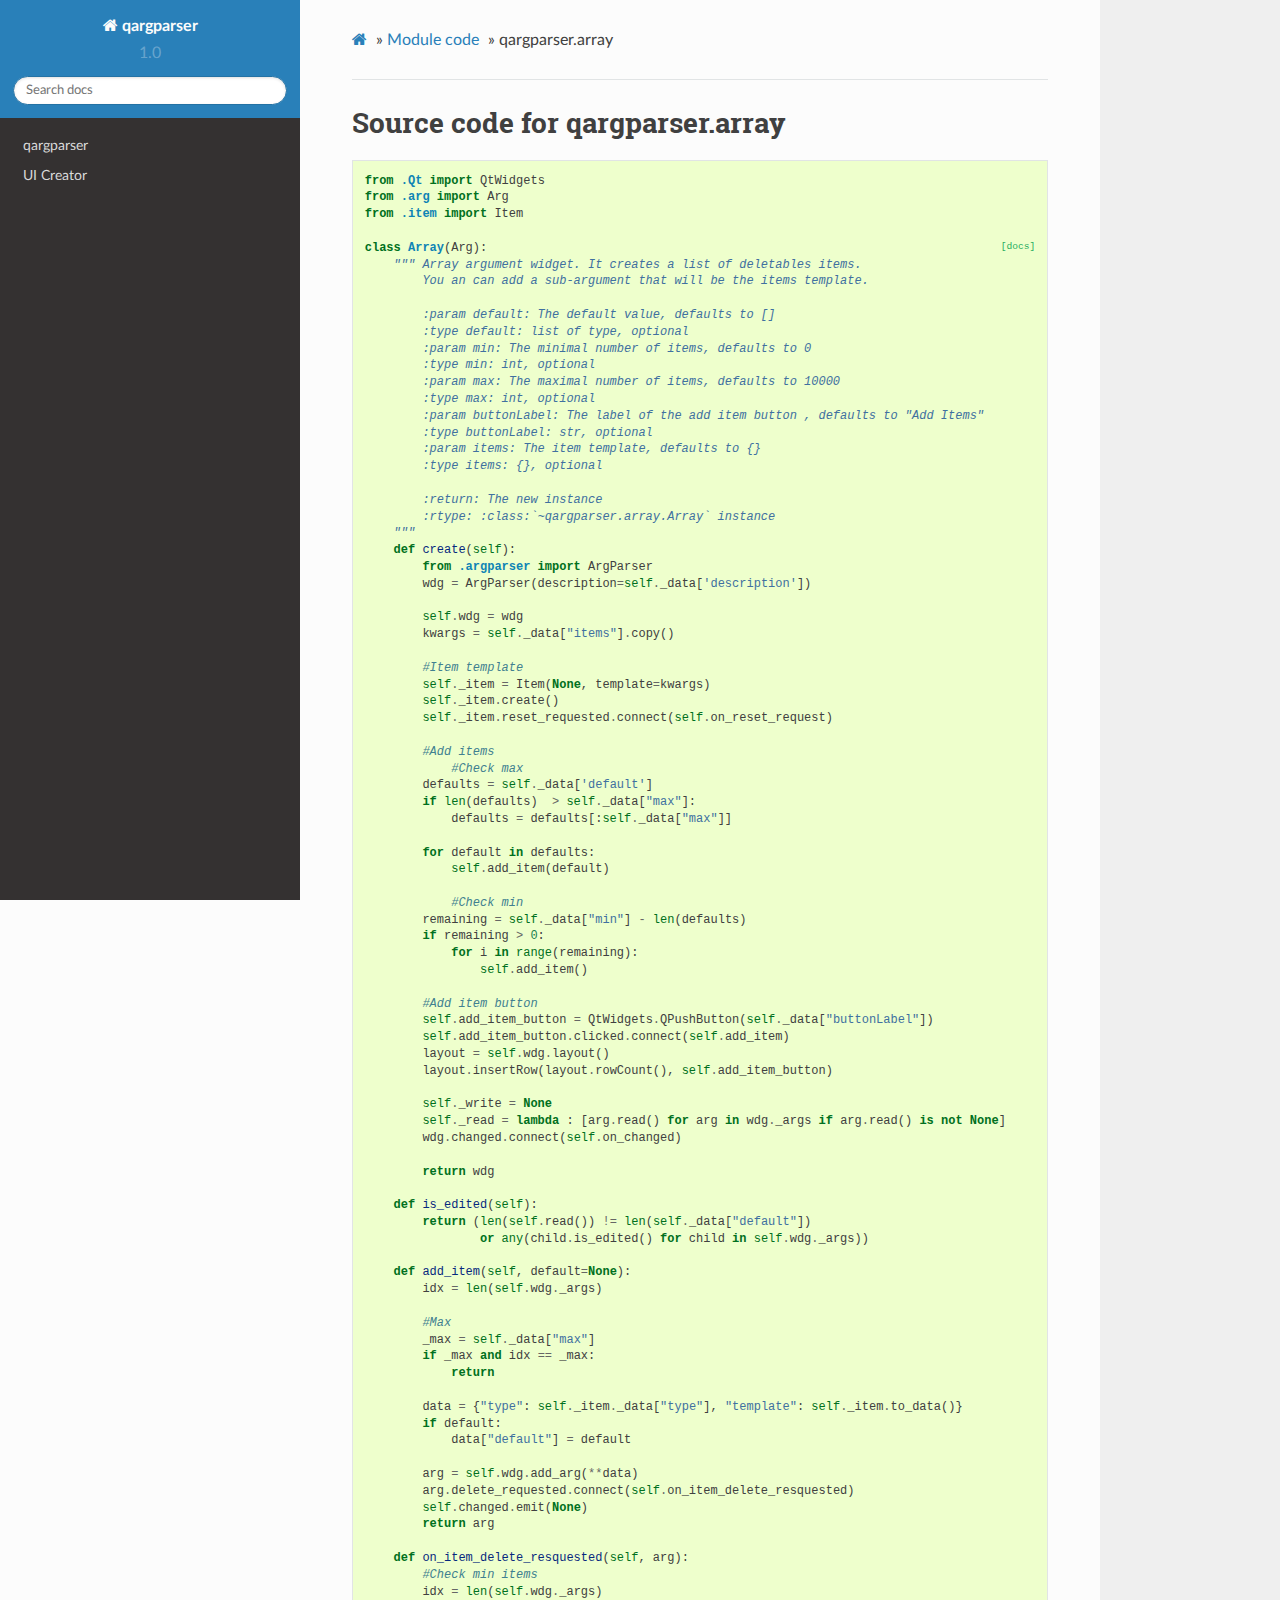
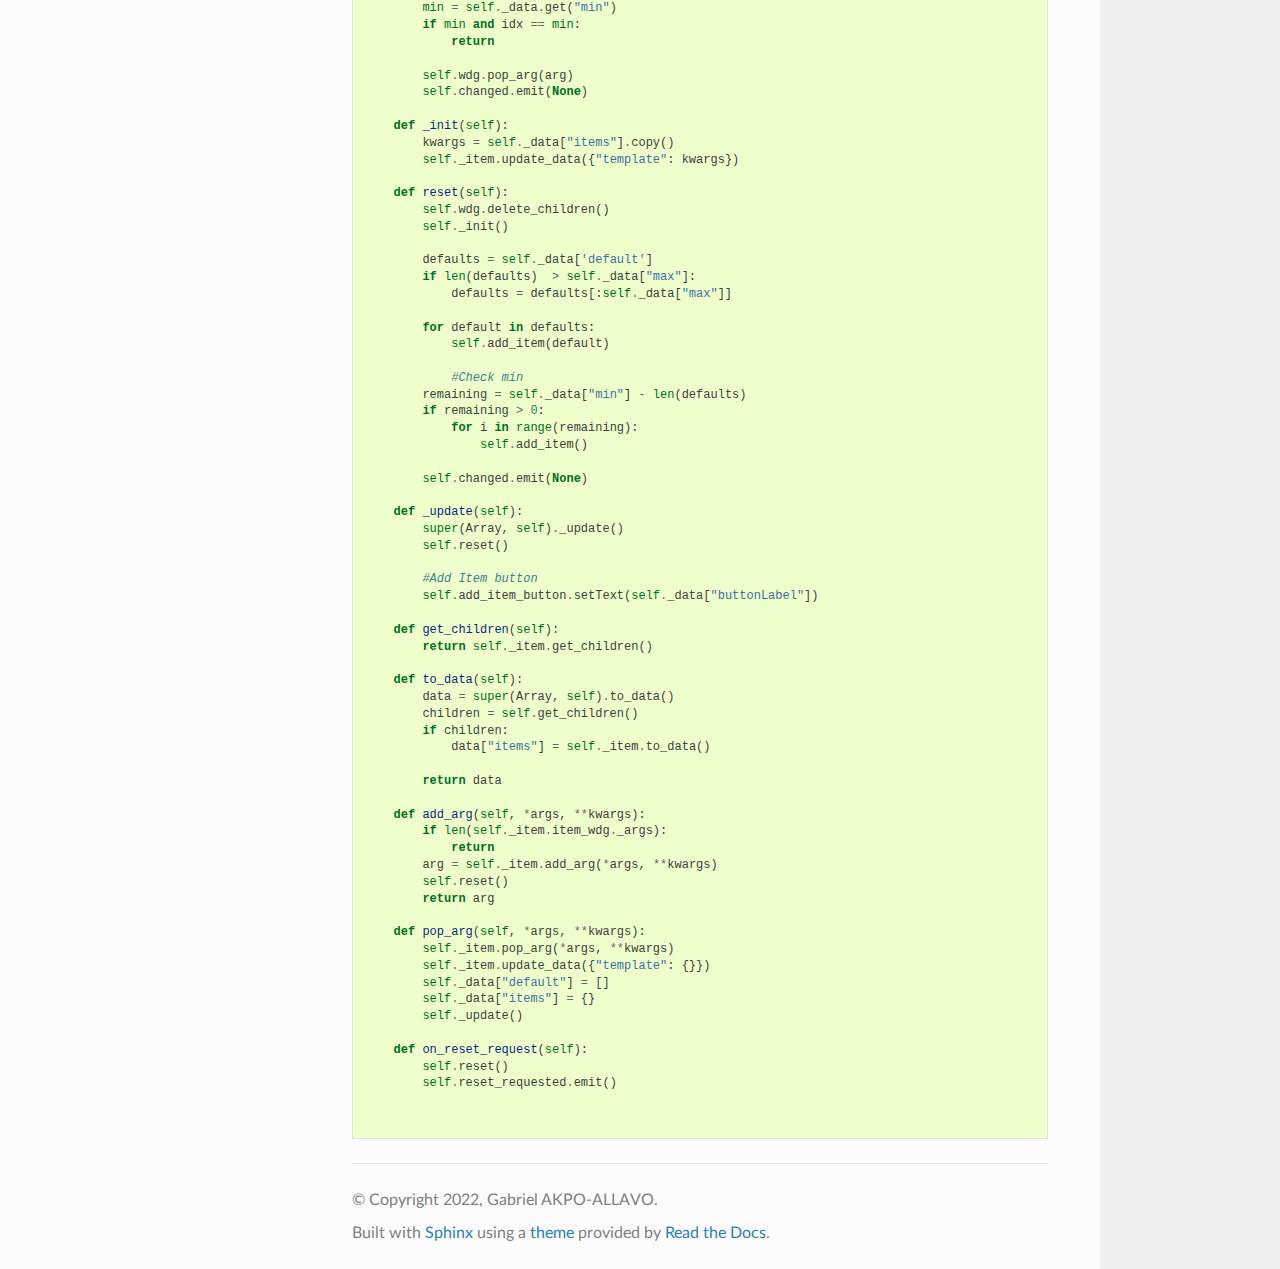
<file: docs/_modules/qargparser/array.html>
<!DOCTYPE html>
<html class="writer-html4" lang="en" >
<head>
  <meta charset="utf-8" />
  
  <meta name="viewport" content="width=device-width, initial-scale=1.0" />
  
  <title>qargparser.array &mdash; qargparser 1.0 documentation</title>
  

  
  <link rel="stylesheet" href="../../_static/css/theme.css" type="text/css" />
  <link rel="stylesheet" href="../../_static/pygments.css" type="text/css" />

  
  

  
  

  

  
  <!--[if lt IE 9]>
    <script src="../../_static/js/html5shiv.min.js"></script>
  <![endif]-->
  
    
      <script type="text/javascript">
          var DOCUMENTATION_OPTIONS = {
              URL_ROOT:'../../',
              VERSION:'1.0',
              LANGUAGE:'None',
              COLLAPSE_INDEX:false,
              FILE_SUFFIX:'.html',
              HAS_SOURCE:  true,
              SOURCELINK_SUFFIX: ''
          };
      </script>
        <script type="text/javascript" src="../../_static/jquery.js"></script>
        <script type="text/javascript" src="../../_static/underscore.js"></script>
        <script type="text/javascript" src="../../_static/doctools.js"></script>
    
    <script type="text/javascript" src="../../_static/js/theme.js"></script>

    
    <link rel="index" title="Index" href="../../genindex.html" />
    <link rel="search" title="Search" href="../../search.html" /> 
</head>

<body class="wy-body-for-nav">

   
  <div class="wy-grid-for-nav">
    
    <nav data-toggle="wy-nav-shift" class="wy-nav-side">
      <div class="wy-side-scroll">
        <div class="wy-side-nav-search" >
          

          
            <a href="../../index.html" class="icon icon-home"> qargparser
          

          
          </a>

          
            
            
              <div class="version">
                1.0
              </div>
            
          

          
<div role="search">
  <form id="rtd-search-form" class="wy-form" action="../../search.html" method="get">
    <input type="text" name="q" placeholder="Search docs" />
    <input type="hidden" name="check_keywords" value="yes" />
    <input type="hidden" name="area" value="default" />
  </form>
</div>

          
        </div>

        
        <div class="wy-menu wy-menu-vertical" data-spy="affix" role="navigation" aria-label="main navigation">
          
            
            
              
            
            
              <ul>
<li class="toctree-l1"><a class="reference internal" href="../../qargparser.html">qargparser</a></li>
<li class="toctree-l1"><a class="reference internal" href="../../uiCreator.html">UI Creator</a></li>
</ul>

            
          
        </div>
        
      </div>
    </nav>

    <section data-toggle="wy-nav-shift" class="wy-nav-content-wrap">

      
      <nav class="wy-nav-top" aria-label="top navigation">
        
          <i data-toggle="wy-nav-top" class="fa fa-bars"></i>
          <a href="../../index.html">qargparser</a>
        
      </nav>


      <div class="wy-nav-content">
        
        <div class="rst-content">
        
          

















<div role="navigation" aria-label="breadcrumbs navigation">

  <ul class="wy-breadcrumbs">
    
      <li><a href="../../index.html" class="icon icon-home"></a> &raquo;</li>
        
          <li><a href="../index.html">Module code</a> &raquo;</li>
        
      <li>qargparser.array</li>
    
    
      <li class="wy-breadcrumbs-aside">
        
      </li>
    
  </ul>

  
  <hr/>
</div>
          <div role="main" class="document" itemscope="itemscope" itemtype="http://schema.org/Article">
           <div itemprop="articleBody">
            
  <h1>Source code for qargparser.array</h1><div class="highlight"><pre>
<span></span><span class="kn">from</span> <span class="nn">.Qt</span> <span class="kn">import</span> <span class="n">QtWidgets</span>
<span class="kn">from</span> <span class="nn">.arg</span> <span class="kn">import</span> <span class="n">Arg</span>
<span class="kn">from</span> <span class="nn">.item</span> <span class="kn">import</span> <span class="n">Item</span>

<div class="viewcode-block" id="Array"><a class="viewcode-back" href="../../qargparser.html#qargparser.array.Array">[docs]</a><span class="k">class</span> <span class="nc">Array</span><span class="p">(</span><span class="n">Arg</span><span class="p">):</span>
    <span class="sd">&quot;&quot;&quot; Array argument widget. It creates a list of deletables items.</span>
<span class="sd">        You an can add a sub-argument that will be the items template.</span>

<span class="sd">        :param default: The default value, defaults to []</span>
<span class="sd">        :type default: list of type, optional</span>
<span class="sd">        :param min: The minimal number of items, defaults to 0</span>
<span class="sd">        :type min: int, optional</span>
<span class="sd">        :param max: The maximal number of items, defaults to 10000</span>
<span class="sd">        :type max: int, optional</span>
<span class="sd">        :param buttonLabel: The label of the add item button , defaults to &quot;Add Items&quot;</span>
<span class="sd">        :type buttonLabel: str, optional</span>
<span class="sd">        :param items: The item template, defaults to {}</span>
<span class="sd">        :type items: {}, optional</span>

<span class="sd">        :return: The new instance</span>
<span class="sd">        :rtype: :class:`~qargparser.array.Array` instance</span>
<span class="sd">    &quot;&quot;&quot;</span>
    <span class="k">def</span> <span class="nf">create</span><span class="p">(</span><span class="bp">self</span><span class="p">):</span>
        <span class="kn">from</span> <span class="nn">.argparser</span> <span class="kn">import</span> <span class="n">ArgParser</span>
        <span class="n">wdg</span> <span class="o">=</span> <span class="n">ArgParser</span><span class="p">(</span><span class="n">description</span><span class="o">=</span><span class="bp">self</span><span class="o">.</span><span class="n">_data</span><span class="p">[</span><span class="s1">&#39;description&#39;</span><span class="p">])</span>

        <span class="bp">self</span><span class="o">.</span><span class="n">wdg</span> <span class="o">=</span> <span class="n">wdg</span>
        <span class="n">kwargs</span> <span class="o">=</span> <span class="bp">self</span><span class="o">.</span><span class="n">_data</span><span class="p">[</span><span class="s2">&quot;items&quot;</span><span class="p">]</span><span class="o">.</span><span class="n">copy</span><span class="p">()</span>

        <span class="c1">#Item template</span>
        <span class="bp">self</span><span class="o">.</span><span class="n">_item</span> <span class="o">=</span> <span class="n">Item</span><span class="p">(</span><span class="kc">None</span><span class="p">,</span> <span class="n">template</span><span class="o">=</span><span class="n">kwargs</span><span class="p">)</span>
        <span class="bp">self</span><span class="o">.</span><span class="n">_item</span><span class="o">.</span><span class="n">create</span><span class="p">()</span>
        <span class="bp">self</span><span class="o">.</span><span class="n">_item</span><span class="o">.</span><span class="n">reset_requested</span><span class="o">.</span><span class="n">connect</span><span class="p">(</span><span class="bp">self</span><span class="o">.</span><span class="n">on_reset_request</span><span class="p">)</span>

        <span class="c1">#Add items</span>
            <span class="c1">#Check max</span>
        <span class="n">defaults</span> <span class="o">=</span> <span class="bp">self</span><span class="o">.</span><span class="n">_data</span><span class="p">[</span><span class="s1">&#39;default&#39;</span><span class="p">]</span>
        <span class="k">if</span> <span class="nb">len</span><span class="p">(</span><span class="n">defaults</span><span class="p">)</span>  <span class="o">&gt;</span> <span class="bp">self</span><span class="o">.</span><span class="n">_data</span><span class="p">[</span><span class="s2">&quot;max&quot;</span><span class="p">]:</span>
            <span class="n">defaults</span> <span class="o">=</span> <span class="n">defaults</span><span class="p">[:</span><span class="bp">self</span><span class="o">.</span><span class="n">_data</span><span class="p">[</span><span class="s2">&quot;max&quot;</span><span class="p">]]</span>

        <span class="k">for</span> <span class="n">default</span> <span class="ow">in</span> <span class="n">defaults</span><span class="p">:</span>
            <span class="bp">self</span><span class="o">.</span><span class="n">add_item</span><span class="p">(</span><span class="n">default</span><span class="p">)</span>

            <span class="c1">#Check min</span>
        <span class="n">remaining</span> <span class="o">=</span> <span class="bp">self</span><span class="o">.</span><span class="n">_data</span><span class="p">[</span><span class="s2">&quot;min&quot;</span><span class="p">]</span> <span class="o">-</span> <span class="nb">len</span><span class="p">(</span><span class="n">defaults</span><span class="p">)</span>
        <span class="k">if</span> <span class="n">remaining</span> <span class="o">&gt;</span> <span class="mi">0</span><span class="p">:</span>
            <span class="k">for</span> <span class="n">i</span> <span class="ow">in</span> <span class="nb">range</span><span class="p">(</span><span class="n">remaining</span><span class="p">):</span>
                <span class="bp">self</span><span class="o">.</span><span class="n">add_item</span><span class="p">()</span>

        <span class="c1">#Add item button</span>
        <span class="bp">self</span><span class="o">.</span><span class="n">add_item_button</span> <span class="o">=</span> <span class="n">QtWidgets</span><span class="o">.</span><span class="n">QPushButton</span><span class="p">(</span><span class="bp">self</span><span class="o">.</span><span class="n">_data</span><span class="p">[</span><span class="s2">&quot;buttonLabel&quot;</span><span class="p">])</span>
        <span class="bp">self</span><span class="o">.</span><span class="n">add_item_button</span><span class="o">.</span><span class="n">clicked</span><span class="o">.</span><span class="n">connect</span><span class="p">(</span><span class="bp">self</span><span class="o">.</span><span class="n">add_item</span><span class="p">)</span>
        <span class="n">layout</span> <span class="o">=</span> <span class="bp">self</span><span class="o">.</span><span class="n">wdg</span><span class="o">.</span><span class="n">layout</span><span class="p">()</span>
        <span class="n">layout</span><span class="o">.</span><span class="n">insertRow</span><span class="p">(</span><span class="n">layout</span><span class="o">.</span><span class="n">rowCount</span><span class="p">(),</span> <span class="bp">self</span><span class="o">.</span><span class="n">add_item_button</span><span class="p">)</span>

        <span class="bp">self</span><span class="o">.</span><span class="n">_write</span> <span class="o">=</span> <span class="kc">None</span>
        <span class="bp">self</span><span class="o">.</span><span class="n">_read</span> <span class="o">=</span> <span class="k">lambda</span> <span class="p">:</span> <span class="p">[</span><span class="n">arg</span><span class="o">.</span><span class="n">read</span><span class="p">()</span> <span class="k">for</span> <span class="n">arg</span> <span class="ow">in</span> <span class="n">wdg</span><span class="o">.</span><span class="n">_args</span> <span class="k">if</span> <span class="n">arg</span><span class="o">.</span><span class="n">read</span><span class="p">()</span> <span class="ow">is</span> <span class="ow">not</span> <span class="kc">None</span><span class="p">]</span>
        <span class="n">wdg</span><span class="o">.</span><span class="n">changed</span><span class="o">.</span><span class="n">connect</span><span class="p">(</span><span class="bp">self</span><span class="o">.</span><span class="n">on_changed</span><span class="p">)</span>

        <span class="k">return</span> <span class="n">wdg</span>

    <span class="k">def</span> <span class="nf">is_edited</span><span class="p">(</span><span class="bp">self</span><span class="p">):</span>
        <span class="k">return</span> <span class="p">(</span><span class="nb">len</span><span class="p">(</span><span class="bp">self</span><span class="o">.</span><span class="n">read</span><span class="p">())</span> <span class="o">!=</span> <span class="nb">len</span><span class="p">(</span><span class="bp">self</span><span class="o">.</span><span class="n">_data</span><span class="p">[</span><span class="s2">&quot;default&quot;</span><span class="p">])</span> 
                <span class="ow">or</span> <span class="nb">any</span><span class="p">(</span><span class="n">child</span><span class="o">.</span><span class="n">is_edited</span><span class="p">()</span> <span class="k">for</span> <span class="n">child</span> <span class="ow">in</span> <span class="bp">self</span><span class="o">.</span><span class="n">wdg</span><span class="o">.</span><span class="n">_args</span><span class="p">))</span>

    <span class="k">def</span> <span class="nf">add_item</span><span class="p">(</span><span class="bp">self</span><span class="p">,</span> <span class="n">default</span><span class="o">=</span><span class="kc">None</span><span class="p">):</span>
        <span class="n">idx</span> <span class="o">=</span> <span class="nb">len</span><span class="p">(</span><span class="bp">self</span><span class="o">.</span><span class="n">wdg</span><span class="o">.</span><span class="n">_args</span><span class="p">)</span>

        <span class="c1">#Max</span>
        <span class="n">_max</span> <span class="o">=</span> <span class="bp">self</span><span class="o">.</span><span class="n">_data</span><span class="p">[</span><span class="s2">&quot;max&quot;</span><span class="p">]</span>
        <span class="k">if</span> <span class="n">_max</span> <span class="ow">and</span> <span class="n">idx</span> <span class="o">==</span> <span class="n">_max</span><span class="p">:</span>
            <span class="k">return</span>

        <span class="n">data</span> <span class="o">=</span> <span class="p">{</span><span class="s2">&quot;type&quot;</span><span class="p">:</span> <span class="bp">self</span><span class="o">.</span><span class="n">_item</span><span class="o">.</span><span class="n">_data</span><span class="p">[</span><span class="s2">&quot;type&quot;</span><span class="p">],</span> <span class="s2">&quot;template&quot;</span><span class="p">:</span> <span class="bp">self</span><span class="o">.</span><span class="n">_item</span><span class="o">.</span><span class="n">to_data</span><span class="p">()}</span>
        <span class="k">if</span> <span class="n">default</span><span class="p">:</span>
            <span class="n">data</span><span class="p">[</span><span class="s2">&quot;default&quot;</span><span class="p">]</span> <span class="o">=</span> <span class="n">default</span>
            
        <span class="n">arg</span> <span class="o">=</span> <span class="bp">self</span><span class="o">.</span><span class="n">wdg</span><span class="o">.</span><span class="n">add_arg</span><span class="p">(</span><span class="o">**</span><span class="n">data</span><span class="p">)</span>
        <span class="n">arg</span><span class="o">.</span><span class="n">delete_requested</span><span class="o">.</span><span class="n">connect</span><span class="p">(</span><span class="bp">self</span><span class="o">.</span><span class="n">on_item_delete_resquested</span><span class="p">)</span>
        <span class="bp">self</span><span class="o">.</span><span class="n">changed</span><span class="o">.</span><span class="n">emit</span><span class="p">(</span><span class="kc">None</span><span class="p">)</span>
        <span class="k">return</span> <span class="n">arg</span>

    <span class="k">def</span> <span class="nf">on_item_delete_resquested</span><span class="p">(</span><span class="bp">self</span><span class="p">,</span> <span class="n">arg</span><span class="p">):</span>
        <span class="c1">#Check min items</span>
        <span class="n">idx</span> <span class="o">=</span> <span class="nb">len</span><span class="p">(</span><span class="bp">self</span><span class="o">.</span><span class="n">wdg</span><span class="o">.</span><span class="n">_args</span><span class="p">)</span>
        <span class="nb">min</span> <span class="o">=</span> <span class="bp">self</span><span class="o">.</span><span class="n">_data</span><span class="o">.</span><span class="n">get</span><span class="p">(</span><span class="s2">&quot;min&quot;</span><span class="p">)</span>
        <span class="k">if</span> <span class="nb">min</span> <span class="ow">and</span> <span class="n">idx</span> <span class="o">==</span> <span class="nb">min</span><span class="p">:</span>
            <span class="k">return</span>

        <span class="bp">self</span><span class="o">.</span><span class="n">wdg</span><span class="o">.</span><span class="n">pop_arg</span><span class="p">(</span><span class="n">arg</span><span class="p">)</span>
        <span class="bp">self</span><span class="o">.</span><span class="n">changed</span><span class="o">.</span><span class="n">emit</span><span class="p">(</span><span class="kc">None</span><span class="p">)</span>

    <span class="k">def</span> <span class="nf">_init</span><span class="p">(</span><span class="bp">self</span><span class="p">):</span>
        <span class="n">kwargs</span> <span class="o">=</span> <span class="bp">self</span><span class="o">.</span><span class="n">_data</span><span class="p">[</span><span class="s2">&quot;items&quot;</span><span class="p">]</span><span class="o">.</span><span class="n">copy</span><span class="p">()</span>
        <span class="bp">self</span><span class="o">.</span><span class="n">_item</span><span class="o">.</span><span class="n">update_data</span><span class="p">({</span><span class="s2">&quot;template&quot;</span><span class="p">:</span> <span class="n">kwargs</span><span class="p">})</span>

    <span class="k">def</span> <span class="nf">reset</span><span class="p">(</span><span class="bp">self</span><span class="p">):</span>
        <span class="bp">self</span><span class="o">.</span><span class="n">wdg</span><span class="o">.</span><span class="n">delete_children</span><span class="p">()</span>
        <span class="bp">self</span><span class="o">.</span><span class="n">_init</span><span class="p">()</span>

        <span class="n">defaults</span> <span class="o">=</span> <span class="bp">self</span><span class="o">.</span><span class="n">_data</span><span class="p">[</span><span class="s1">&#39;default&#39;</span><span class="p">]</span>
        <span class="k">if</span> <span class="nb">len</span><span class="p">(</span><span class="n">defaults</span><span class="p">)</span>  <span class="o">&gt;</span> <span class="bp">self</span><span class="o">.</span><span class="n">_data</span><span class="p">[</span><span class="s2">&quot;max&quot;</span><span class="p">]:</span>
            <span class="n">defaults</span> <span class="o">=</span> <span class="n">defaults</span><span class="p">[:</span><span class="bp">self</span><span class="o">.</span><span class="n">_data</span><span class="p">[</span><span class="s2">&quot;max&quot;</span><span class="p">]]</span>

        <span class="k">for</span> <span class="n">default</span> <span class="ow">in</span> <span class="n">defaults</span><span class="p">:</span>
            <span class="bp">self</span><span class="o">.</span><span class="n">add_item</span><span class="p">(</span><span class="n">default</span><span class="p">)</span>

            <span class="c1">#Check min</span>
        <span class="n">remaining</span> <span class="o">=</span> <span class="bp">self</span><span class="o">.</span><span class="n">_data</span><span class="p">[</span><span class="s2">&quot;min&quot;</span><span class="p">]</span> <span class="o">-</span> <span class="nb">len</span><span class="p">(</span><span class="n">defaults</span><span class="p">)</span>
        <span class="k">if</span> <span class="n">remaining</span> <span class="o">&gt;</span> <span class="mi">0</span><span class="p">:</span>
            <span class="k">for</span> <span class="n">i</span> <span class="ow">in</span> <span class="nb">range</span><span class="p">(</span><span class="n">remaining</span><span class="p">):</span>
                <span class="bp">self</span><span class="o">.</span><span class="n">add_item</span><span class="p">()</span>

        <span class="bp">self</span><span class="o">.</span><span class="n">changed</span><span class="o">.</span><span class="n">emit</span><span class="p">(</span><span class="kc">None</span><span class="p">)</span>

    <span class="k">def</span> <span class="nf">_update</span><span class="p">(</span><span class="bp">self</span><span class="p">):</span>
        <span class="nb">super</span><span class="p">(</span><span class="n">Array</span><span class="p">,</span> <span class="bp">self</span><span class="p">)</span><span class="o">.</span><span class="n">_update</span><span class="p">()</span>
        <span class="bp">self</span><span class="o">.</span><span class="n">reset</span><span class="p">()</span>

        <span class="c1">#Add Item button</span>
        <span class="bp">self</span><span class="o">.</span><span class="n">add_item_button</span><span class="o">.</span><span class="n">setText</span><span class="p">(</span><span class="bp">self</span><span class="o">.</span><span class="n">_data</span><span class="p">[</span><span class="s2">&quot;buttonLabel&quot;</span><span class="p">])</span>

    <span class="k">def</span> <span class="nf">get_children</span><span class="p">(</span><span class="bp">self</span><span class="p">):</span>
        <span class="k">return</span> <span class="bp">self</span><span class="o">.</span><span class="n">_item</span><span class="o">.</span><span class="n">get_children</span><span class="p">()</span>

    <span class="k">def</span> <span class="nf">to_data</span><span class="p">(</span><span class="bp">self</span><span class="p">):</span>
        <span class="n">data</span> <span class="o">=</span> <span class="nb">super</span><span class="p">(</span><span class="n">Array</span><span class="p">,</span> <span class="bp">self</span><span class="p">)</span><span class="o">.</span><span class="n">to_data</span><span class="p">()</span>
        <span class="n">children</span> <span class="o">=</span> <span class="bp">self</span><span class="o">.</span><span class="n">get_children</span><span class="p">()</span>
        <span class="k">if</span> <span class="n">children</span><span class="p">:</span>
            <span class="n">data</span><span class="p">[</span><span class="s2">&quot;items&quot;</span><span class="p">]</span> <span class="o">=</span> <span class="bp">self</span><span class="o">.</span><span class="n">_item</span><span class="o">.</span><span class="n">to_data</span><span class="p">()</span>
        
        <span class="k">return</span> <span class="n">data</span>

    <span class="k">def</span> <span class="nf">add_arg</span><span class="p">(</span><span class="bp">self</span><span class="p">,</span> <span class="o">*</span><span class="n">args</span><span class="p">,</span> <span class="o">**</span><span class="n">kwargs</span><span class="p">):</span>
        <span class="k">if</span> <span class="nb">len</span><span class="p">(</span><span class="bp">self</span><span class="o">.</span><span class="n">_item</span><span class="o">.</span><span class="n">item_wdg</span><span class="o">.</span><span class="n">_args</span><span class="p">):</span>
            <span class="k">return</span>
        <span class="n">arg</span> <span class="o">=</span> <span class="bp">self</span><span class="o">.</span><span class="n">_item</span><span class="o">.</span><span class="n">add_arg</span><span class="p">(</span><span class="o">*</span><span class="n">args</span><span class="p">,</span> <span class="o">**</span><span class="n">kwargs</span><span class="p">)</span>
        <span class="bp">self</span><span class="o">.</span><span class="n">reset</span><span class="p">()</span>
        <span class="k">return</span> <span class="n">arg</span>

    <span class="k">def</span> <span class="nf">pop_arg</span><span class="p">(</span><span class="bp">self</span><span class="p">,</span> <span class="o">*</span><span class="n">args</span><span class="p">,</span> <span class="o">**</span><span class="n">kwargs</span><span class="p">):</span>
        <span class="bp">self</span><span class="o">.</span><span class="n">_item</span><span class="o">.</span><span class="n">pop_arg</span><span class="p">(</span><span class="o">*</span><span class="n">args</span><span class="p">,</span> <span class="o">**</span><span class="n">kwargs</span><span class="p">)</span>
        <span class="bp">self</span><span class="o">.</span><span class="n">_item</span><span class="o">.</span><span class="n">update_data</span><span class="p">({</span><span class="s2">&quot;template&quot;</span><span class="p">:</span> <span class="p">{}})</span>
        <span class="bp">self</span><span class="o">.</span><span class="n">_data</span><span class="p">[</span><span class="s2">&quot;default&quot;</span><span class="p">]</span> <span class="o">=</span> <span class="p">[]</span>
        <span class="bp">self</span><span class="o">.</span><span class="n">_data</span><span class="p">[</span><span class="s2">&quot;items&quot;</span><span class="p">]</span> <span class="o">=</span> <span class="p">{}</span>
        <span class="bp">self</span><span class="o">.</span><span class="n">_update</span><span class="p">()</span>

    <span class="k">def</span> <span class="nf">on_reset_request</span><span class="p">(</span><span class="bp">self</span><span class="p">):</span>
        <span class="bp">self</span><span class="o">.</span><span class="n">reset</span><span class="p">()</span>
        <span class="bp">self</span><span class="o">.</span><span class="n">reset_requested</span><span class="o">.</span><span class="n">emit</span><span class="p">()</span></div>

</pre></div>

           </div>
           
          </div>
          <footer>

  <hr/>

  <div role="contentinfo">
    <p>
        &#169; Copyright 2022, Gabriel AKPO-ALLAVO.

    </p>
  </div>
    
    
    
    Built with <a href="https://www.sphinx-doc.org/">Sphinx</a> using a
    
    <a href="https://github.com/readthedocs/sphinx_rtd_theme">theme</a>
    
    provided by <a href="https://readthedocs.org">Read the Docs</a>. 

</footer>
        </div>
      </div>

    </section>

  </div>
  

  <script type="text/javascript">
      jQuery(function () {
          SphinxRtdTheme.Navigation.enable(true);
      });
  </script>

  
  
    
   

</body>
</html>
</file>
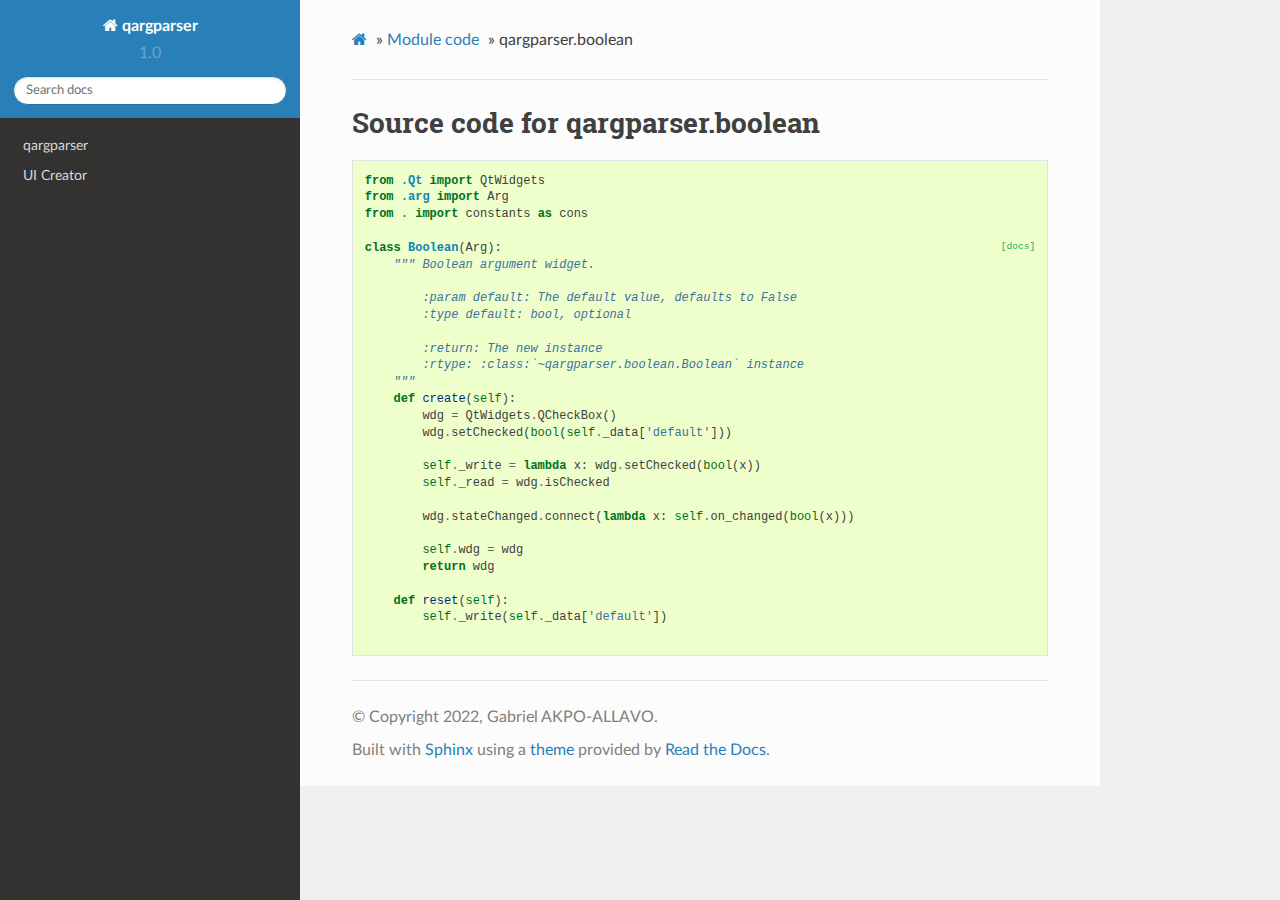
<file: docs/_modules/qargparser/boolean.html>
<!DOCTYPE html>
<html class="writer-html4" lang="en" >
<head>
  <meta charset="utf-8" />
  
  <meta name="viewport" content="width=device-width, initial-scale=1.0" />
  
  <title>qargparser.boolean &mdash; qargparser 1.0 documentation</title>
  

  
  <link rel="stylesheet" href="../../_static/css/theme.css" type="text/css" />
  <link rel="stylesheet" href="../../_static/pygments.css" type="text/css" />

  
  

  
  

  

  
  <!--[if lt IE 9]>
    <script src="../../_static/js/html5shiv.min.js"></script>
  <![endif]-->
  
    
      <script type="text/javascript">
          var DOCUMENTATION_OPTIONS = {
              URL_ROOT:'../../',
              VERSION:'1.0',
              LANGUAGE:'None',
              COLLAPSE_INDEX:false,
              FILE_SUFFIX:'.html',
              HAS_SOURCE:  true,
              SOURCELINK_SUFFIX: ''
          };
      </script>
        <script type="text/javascript" src="../../_static/jquery.js"></script>
        <script type="text/javascript" src="../../_static/underscore.js"></script>
        <script type="text/javascript" src="../../_static/doctools.js"></script>
    
    <script type="text/javascript" src="../../_static/js/theme.js"></script>

    
    <link rel="index" title="Index" href="../../genindex.html" />
    <link rel="search" title="Search" href="../../search.html" /> 
</head>

<body class="wy-body-for-nav">

   
  <div class="wy-grid-for-nav">
    
    <nav data-toggle="wy-nav-shift" class="wy-nav-side">
      <div class="wy-side-scroll">
        <div class="wy-side-nav-search" >
          

          
            <a href="../../index.html" class="icon icon-home"> qargparser
          

          
          </a>

          
            
            
              <div class="version">
                1.0
              </div>
            
          

          
<div role="search">
  <form id="rtd-search-form" class="wy-form" action="../../search.html" method="get">
    <input type="text" name="q" placeholder="Search docs" />
    <input type="hidden" name="check_keywords" value="yes" />
    <input type="hidden" name="area" value="default" />
  </form>
</div>

          
        </div>

        
        <div class="wy-menu wy-menu-vertical" data-spy="affix" role="navigation" aria-label="main navigation">
          
            
            
              
            
            
              <ul>
<li class="toctree-l1"><a class="reference internal" href="../../qargparser.html">qargparser</a></li>
<li class="toctree-l1"><a class="reference internal" href="../../uiCreator.html">UI Creator</a></li>
</ul>

            
          
        </div>
        
      </div>
    </nav>

    <section data-toggle="wy-nav-shift" class="wy-nav-content-wrap">

      
      <nav class="wy-nav-top" aria-label="top navigation">
        
          <i data-toggle="wy-nav-top" class="fa fa-bars"></i>
          <a href="../../index.html">qargparser</a>
        
      </nav>


      <div class="wy-nav-content">
        
        <div class="rst-content">
        
          

















<div role="navigation" aria-label="breadcrumbs navigation">

  <ul class="wy-breadcrumbs">
    
      <li><a href="../../index.html" class="icon icon-home"></a> &raquo;</li>
        
          <li><a href="../index.html">Module code</a> &raquo;</li>
        
      <li>qargparser.boolean</li>
    
    
      <li class="wy-breadcrumbs-aside">
        
      </li>
    
  </ul>

  
  <hr/>
</div>
          <div role="main" class="document" itemscope="itemscope" itemtype="http://schema.org/Article">
           <div itemprop="articleBody">
            
  <h1>Source code for qargparser.boolean</h1><div class="highlight"><pre>
<span></span><span class="kn">from</span> <span class="nn">.Qt</span> <span class="kn">import</span> <span class="n">QtWidgets</span>
<span class="kn">from</span> <span class="nn">.arg</span> <span class="kn">import</span> <span class="n">Arg</span>
<span class="kn">from</span> <span class="nn">.</span> <span class="kn">import</span> <span class="n">constants</span> <span class="k">as</span> <span class="n">cons</span>

<div class="viewcode-block" id="Boolean"><a class="viewcode-back" href="../../qargparser.html#qargparser.boolean.Boolean">[docs]</a><span class="k">class</span> <span class="nc">Boolean</span><span class="p">(</span><span class="n">Arg</span><span class="p">):</span>
    <span class="sd">&quot;&quot;&quot; Boolean argument widget.</span>

<span class="sd">        :param default: The default value, defaults to False</span>
<span class="sd">        :type default: bool, optional</span>

<span class="sd">        :return: The new instance</span>
<span class="sd">        :rtype: :class:`~qargparser.boolean.Boolean` instance</span>
<span class="sd">    &quot;&quot;&quot;</span>
    <span class="k">def</span> <span class="nf">create</span><span class="p">(</span><span class="bp">self</span><span class="p">):</span>
        <span class="n">wdg</span> <span class="o">=</span> <span class="n">QtWidgets</span><span class="o">.</span><span class="n">QCheckBox</span><span class="p">()</span>
        <span class="n">wdg</span><span class="o">.</span><span class="n">setChecked</span><span class="p">(</span><span class="nb">bool</span><span class="p">(</span><span class="bp">self</span><span class="o">.</span><span class="n">_data</span><span class="p">[</span><span class="s1">&#39;default&#39;</span><span class="p">]))</span>

        <span class="bp">self</span><span class="o">.</span><span class="n">_write</span> <span class="o">=</span> <span class="k">lambda</span> <span class="n">x</span><span class="p">:</span> <span class="n">wdg</span><span class="o">.</span><span class="n">setChecked</span><span class="p">(</span><span class="nb">bool</span><span class="p">(</span><span class="n">x</span><span class="p">))</span>
        <span class="bp">self</span><span class="o">.</span><span class="n">_read</span> <span class="o">=</span> <span class="n">wdg</span><span class="o">.</span><span class="n">isChecked</span>

        <span class="n">wdg</span><span class="o">.</span><span class="n">stateChanged</span><span class="o">.</span><span class="n">connect</span><span class="p">(</span><span class="k">lambda</span> <span class="n">x</span><span class="p">:</span> <span class="bp">self</span><span class="o">.</span><span class="n">on_changed</span><span class="p">(</span><span class="nb">bool</span><span class="p">(</span><span class="n">x</span><span class="p">)))</span>

        <span class="bp">self</span><span class="o">.</span><span class="n">wdg</span> <span class="o">=</span> <span class="n">wdg</span>
        <span class="k">return</span> <span class="n">wdg</span>

    <span class="k">def</span> <span class="nf">reset</span><span class="p">(</span><span class="bp">self</span><span class="p">):</span>
        <span class="bp">self</span><span class="o">.</span><span class="n">_write</span><span class="p">(</span><span class="bp">self</span><span class="o">.</span><span class="n">_data</span><span class="p">[</span><span class="s1">&#39;default&#39;</span><span class="p">])</span></div>
</pre></div>

           </div>
           
          </div>
          <footer>

  <hr/>

  <div role="contentinfo">
    <p>
        &#169; Copyright 2022, Gabriel AKPO-ALLAVO.

    </p>
  </div>
    
    
    
    Built with <a href="https://www.sphinx-doc.org/">Sphinx</a> using a
    
    <a href="https://github.com/readthedocs/sphinx_rtd_theme">theme</a>
    
    provided by <a href="https://readthedocs.org">Read the Docs</a>. 

</footer>
        </div>
      </div>

    </section>

  </div>
  

  <script type="text/javascript">
      jQuery(function () {
          SphinxRtdTheme.Navigation.enable(true);
      });
  </script>

  
  
    
   

</body>
</html>
</file>
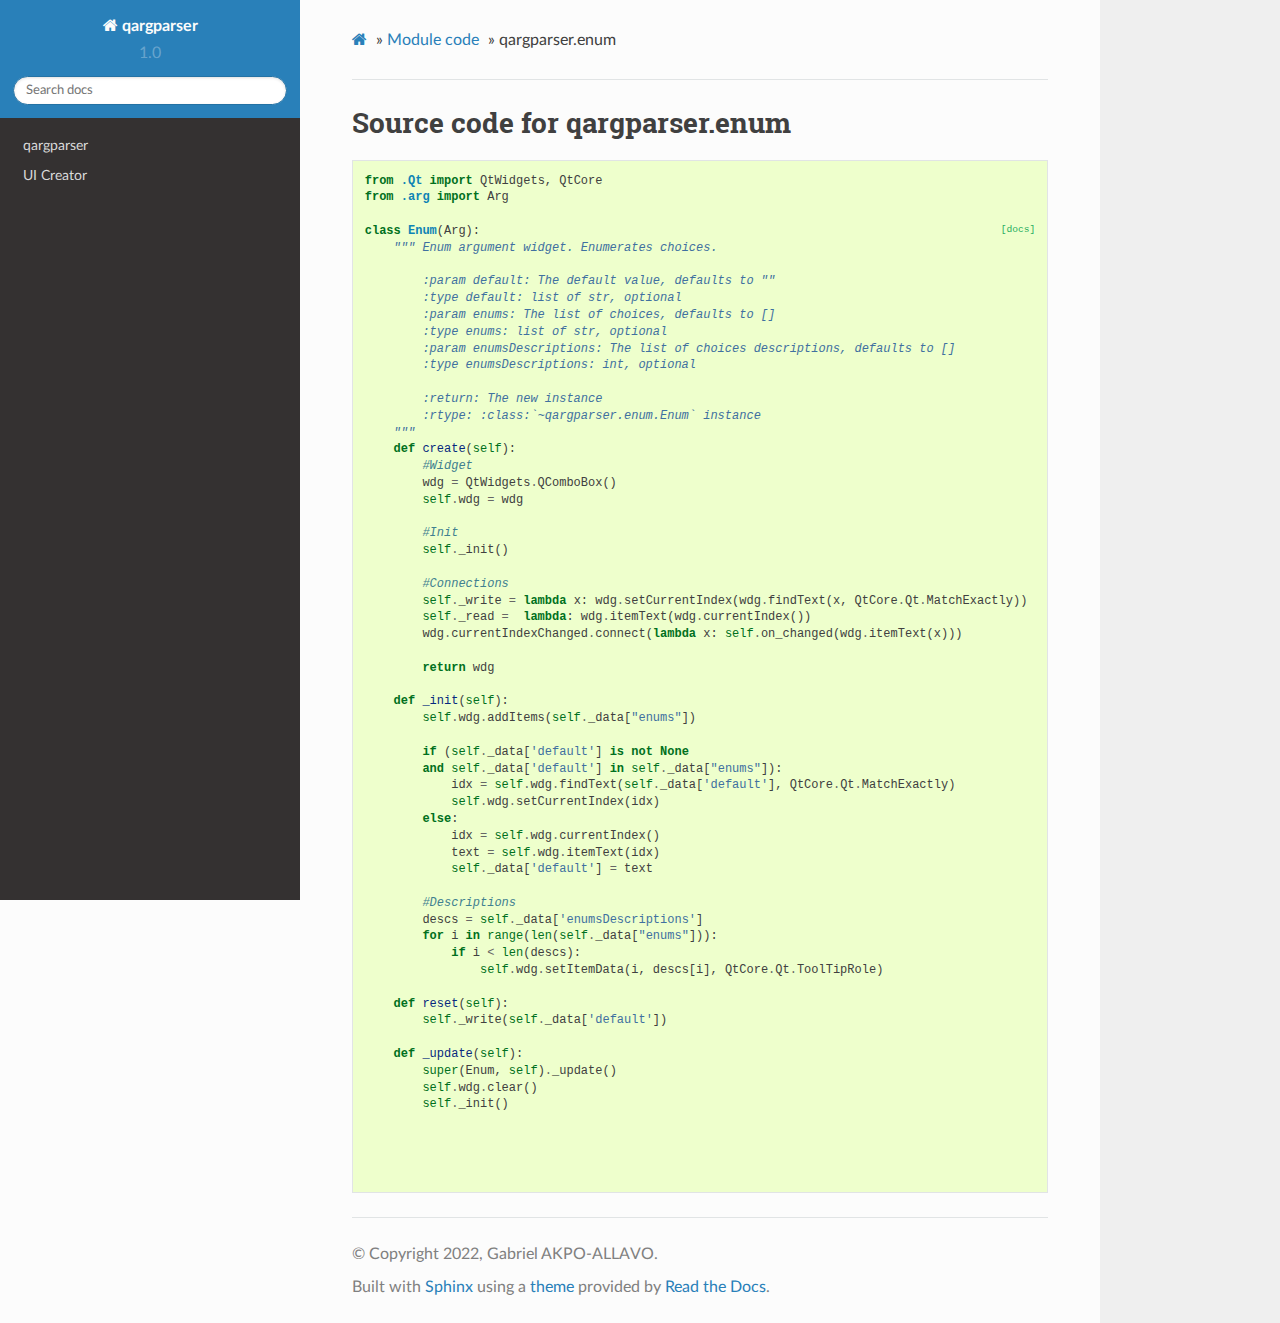
<file: docs/_modules/qargparser/enum.html>
<!DOCTYPE html>
<html class="writer-html4" lang="en" >
<head>
  <meta charset="utf-8" />
  
  <meta name="viewport" content="width=device-width, initial-scale=1.0" />
  
  <title>qargparser.enum &mdash; qargparser 1.0 documentation</title>
  

  
  <link rel="stylesheet" href="../../_static/css/theme.css" type="text/css" />
  <link rel="stylesheet" href="../../_static/pygments.css" type="text/css" />

  
  

  
  

  

  
  <!--[if lt IE 9]>
    <script src="../../_static/js/html5shiv.min.js"></script>
  <![endif]-->
  
    
      <script type="text/javascript">
          var DOCUMENTATION_OPTIONS = {
              URL_ROOT:'../../',
              VERSION:'1.0',
              LANGUAGE:'None',
              COLLAPSE_INDEX:false,
              FILE_SUFFIX:'.html',
              HAS_SOURCE:  true,
              SOURCELINK_SUFFIX: ''
          };
      </script>
        <script type="text/javascript" src="../../_static/jquery.js"></script>
        <script type="text/javascript" src="../../_static/underscore.js"></script>
        <script type="text/javascript" src="../../_static/doctools.js"></script>
    
    <script type="text/javascript" src="../../_static/js/theme.js"></script>

    
    <link rel="index" title="Index" href="../../genindex.html" />
    <link rel="search" title="Search" href="../../search.html" /> 
</head>

<body class="wy-body-for-nav">

   
  <div class="wy-grid-for-nav">
    
    <nav data-toggle="wy-nav-shift" class="wy-nav-side">
      <div class="wy-side-scroll">
        <div class="wy-side-nav-search" >
          

          
            <a href="../../index.html" class="icon icon-home"> qargparser
          

          
          </a>

          
            
            
              <div class="version">
                1.0
              </div>
            
          

          
<div role="search">
  <form id="rtd-search-form" class="wy-form" action="../../search.html" method="get">
    <input type="text" name="q" placeholder="Search docs" />
    <input type="hidden" name="check_keywords" value="yes" />
    <input type="hidden" name="area" value="default" />
  </form>
</div>

          
        </div>

        
        <div class="wy-menu wy-menu-vertical" data-spy="affix" role="navigation" aria-label="main navigation">
          
            
            
              
            
            
              <ul>
<li class="toctree-l1"><a class="reference internal" href="../../qargparser.html">qargparser</a></li>
<li class="toctree-l1"><a class="reference internal" href="../../uiCreator.html">UI Creator</a></li>
</ul>

            
          
        </div>
        
      </div>
    </nav>

    <section data-toggle="wy-nav-shift" class="wy-nav-content-wrap">

      
      <nav class="wy-nav-top" aria-label="top navigation">
        
          <i data-toggle="wy-nav-top" class="fa fa-bars"></i>
          <a href="../../index.html">qargparser</a>
        
      </nav>


      <div class="wy-nav-content">
        
        <div class="rst-content">
        
          

















<div role="navigation" aria-label="breadcrumbs navigation">

  <ul class="wy-breadcrumbs">
    
      <li><a href="../../index.html" class="icon icon-home"></a> &raquo;</li>
        
          <li><a href="../index.html">Module code</a> &raquo;</li>
        
      <li>qargparser.enum</li>
    
    
      <li class="wy-breadcrumbs-aside">
        
      </li>
    
  </ul>

  
  <hr/>
</div>
          <div role="main" class="document" itemscope="itemscope" itemtype="http://schema.org/Article">
           <div itemprop="articleBody">
            
  <h1>Source code for qargparser.enum</h1><div class="highlight"><pre>
<span></span><span class="kn">from</span> <span class="nn">.Qt</span> <span class="kn">import</span> <span class="n">QtWidgets</span><span class="p">,</span> <span class="n">QtCore</span>
<span class="kn">from</span> <span class="nn">.arg</span> <span class="kn">import</span> <span class="n">Arg</span>

<div class="viewcode-block" id="Enum"><a class="viewcode-back" href="../../qargparser.html#qargparser.enum.Enum">[docs]</a><span class="k">class</span> <span class="nc">Enum</span><span class="p">(</span><span class="n">Arg</span><span class="p">):</span>
    <span class="sd">&quot;&quot;&quot; Enum argument widget. Enumerates choices.</span>

<span class="sd">        :param default: The default value, defaults to &quot;&quot;</span>
<span class="sd">        :type default: list of str, optional</span>
<span class="sd">        :param enums: The list of choices, defaults to []</span>
<span class="sd">        :type enums: list of str, optional</span>
<span class="sd">        :param enumsDescriptions: The list of choices descriptions, defaults to []</span>
<span class="sd">        :type enumsDescriptions: int, optional</span>

<span class="sd">        :return: The new instance</span>
<span class="sd">        :rtype: :class:`~qargparser.enum.Enum` instance</span>
<span class="sd">    &quot;&quot;&quot;</span>
    <span class="k">def</span> <span class="nf">create</span><span class="p">(</span><span class="bp">self</span><span class="p">):</span>
        <span class="c1">#Widget</span>
        <span class="n">wdg</span> <span class="o">=</span> <span class="n">QtWidgets</span><span class="o">.</span><span class="n">QComboBox</span><span class="p">()</span>
        <span class="bp">self</span><span class="o">.</span><span class="n">wdg</span> <span class="o">=</span> <span class="n">wdg</span>

        <span class="c1">#Init</span>
        <span class="bp">self</span><span class="o">.</span><span class="n">_init</span><span class="p">()</span>
        
        <span class="c1">#Connections</span>
        <span class="bp">self</span><span class="o">.</span><span class="n">_write</span> <span class="o">=</span> <span class="k">lambda</span> <span class="n">x</span><span class="p">:</span> <span class="n">wdg</span><span class="o">.</span><span class="n">setCurrentIndex</span><span class="p">(</span><span class="n">wdg</span><span class="o">.</span><span class="n">findText</span><span class="p">(</span><span class="n">x</span><span class="p">,</span> <span class="n">QtCore</span><span class="o">.</span><span class="n">Qt</span><span class="o">.</span><span class="n">MatchExactly</span><span class="p">))</span>
        <span class="bp">self</span><span class="o">.</span><span class="n">_read</span> <span class="o">=</span>  <span class="k">lambda</span><span class="p">:</span> <span class="n">wdg</span><span class="o">.</span><span class="n">itemText</span><span class="p">(</span><span class="n">wdg</span><span class="o">.</span><span class="n">currentIndex</span><span class="p">())</span>
        <span class="n">wdg</span><span class="o">.</span><span class="n">currentIndexChanged</span><span class="o">.</span><span class="n">connect</span><span class="p">(</span><span class="k">lambda</span> <span class="n">x</span><span class="p">:</span> <span class="bp">self</span><span class="o">.</span><span class="n">on_changed</span><span class="p">(</span><span class="n">wdg</span><span class="o">.</span><span class="n">itemText</span><span class="p">(</span><span class="n">x</span><span class="p">)))</span>

        <span class="k">return</span> <span class="n">wdg</span>

    <span class="k">def</span> <span class="nf">_init</span><span class="p">(</span><span class="bp">self</span><span class="p">):</span>
        <span class="bp">self</span><span class="o">.</span><span class="n">wdg</span><span class="o">.</span><span class="n">addItems</span><span class="p">(</span><span class="bp">self</span><span class="o">.</span><span class="n">_data</span><span class="p">[</span><span class="s2">&quot;enums&quot;</span><span class="p">])</span>
        
        <span class="k">if</span> <span class="p">(</span><span class="bp">self</span><span class="o">.</span><span class="n">_data</span><span class="p">[</span><span class="s1">&#39;default&#39;</span><span class="p">]</span> <span class="ow">is</span> <span class="ow">not</span> <span class="kc">None</span> 
        <span class="ow">and</span> <span class="bp">self</span><span class="o">.</span><span class="n">_data</span><span class="p">[</span><span class="s1">&#39;default&#39;</span><span class="p">]</span> <span class="ow">in</span> <span class="bp">self</span><span class="o">.</span><span class="n">_data</span><span class="p">[</span><span class="s2">&quot;enums&quot;</span><span class="p">]):</span>
            <span class="n">idx</span> <span class="o">=</span> <span class="bp">self</span><span class="o">.</span><span class="n">wdg</span><span class="o">.</span><span class="n">findText</span><span class="p">(</span><span class="bp">self</span><span class="o">.</span><span class="n">_data</span><span class="p">[</span><span class="s1">&#39;default&#39;</span><span class="p">],</span> <span class="n">QtCore</span><span class="o">.</span><span class="n">Qt</span><span class="o">.</span><span class="n">MatchExactly</span><span class="p">)</span>
            <span class="bp">self</span><span class="o">.</span><span class="n">wdg</span><span class="o">.</span><span class="n">setCurrentIndex</span><span class="p">(</span><span class="n">idx</span><span class="p">)</span>
        <span class="k">else</span><span class="p">:</span>
            <span class="n">idx</span> <span class="o">=</span> <span class="bp">self</span><span class="o">.</span><span class="n">wdg</span><span class="o">.</span><span class="n">currentIndex</span><span class="p">()</span>
            <span class="n">text</span> <span class="o">=</span> <span class="bp">self</span><span class="o">.</span><span class="n">wdg</span><span class="o">.</span><span class="n">itemText</span><span class="p">(</span><span class="n">idx</span><span class="p">)</span>
            <span class="bp">self</span><span class="o">.</span><span class="n">_data</span><span class="p">[</span><span class="s1">&#39;default&#39;</span><span class="p">]</span> <span class="o">=</span> <span class="n">text</span>

        <span class="c1">#Descriptions</span>
        <span class="n">descs</span> <span class="o">=</span> <span class="bp">self</span><span class="o">.</span><span class="n">_data</span><span class="p">[</span><span class="s1">&#39;enumsDescriptions&#39;</span><span class="p">]</span>
        <span class="k">for</span> <span class="n">i</span> <span class="ow">in</span> <span class="nb">range</span><span class="p">(</span><span class="nb">len</span><span class="p">(</span><span class="bp">self</span><span class="o">.</span><span class="n">_data</span><span class="p">[</span><span class="s2">&quot;enums&quot;</span><span class="p">])):</span>
            <span class="k">if</span> <span class="n">i</span> <span class="o">&lt;</span> <span class="nb">len</span><span class="p">(</span><span class="n">descs</span><span class="p">):</span>
                <span class="bp">self</span><span class="o">.</span><span class="n">wdg</span><span class="o">.</span><span class="n">setItemData</span><span class="p">(</span><span class="n">i</span><span class="p">,</span> <span class="n">descs</span><span class="p">[</span><span class="n">i</span><span class="p">],</span> <span class="n">QtCore</span><span class="o">.</span><span class="n">Qt</span><span class="o">.</span><span class="n">ToolTipRole</span><span class="p">)</span>

    <span class="k">def</span> <span class="nf">reset</span><span class="p">(</span><span class="bp">self</span><span class="p">):</span>
        <span class="bp">self</span><span class="o">.</span><span class="n">_write</span><span class="p">(</span><span class="bp">self</span><span class="o">.</span><span class="n">_data</span><span class="p">[</span><span class="s1">&#39;default&#39;</span><span class="p">])</span>

    <span class="k">def</span> <span class="nf">_update</span><span class="p">(</span><span class="bp">self</span><span class="p">):</span>
        <span class="nb">super</span><span class="p">(</span><span class="n">Enum</span><span class="p">,</span> <span class="bp">self</span><span class="p">)</span><span class="o">.</span><span class="n">_update</span><span class="p">()</span>
        <span class="bp">self</span><span class="o">.</span><span class="n">wdg</span><span class="o">.</span><span class="n">clear</span><span class="p">()</span>
        <span class="bp">self</span><span class="o">.</span><span class="n">_init</span><span class="p">()</span></div>


        
</pre></div>

           </div>
           
          </div>
          <footer>

  <hr/>

  <div role="contentinfo">
    <p>
        &#169; Copyright 2022, Gabriel AKPO-ALLAVO.

    </p>
  </div>
    
    
    
    Built with <a href="https://www.sphinx-doc.org/">Sphinx</a> using a
    
    <a href="https://github.com/readthedocs/sphinx_rtd_theme">theme</a>
    
    provided by <a href="https://readthedocs.org">Read the Docs</a>. 

</footer>
        </div>
      </div>

    </section>

  </div>
  

  <script type="text/javascript">
      jQuery(function () {
          SphinxRtdTheme.Navigation.enable(true);
      });
  </script>

  
  
    
   

</body>
</html>
</file>
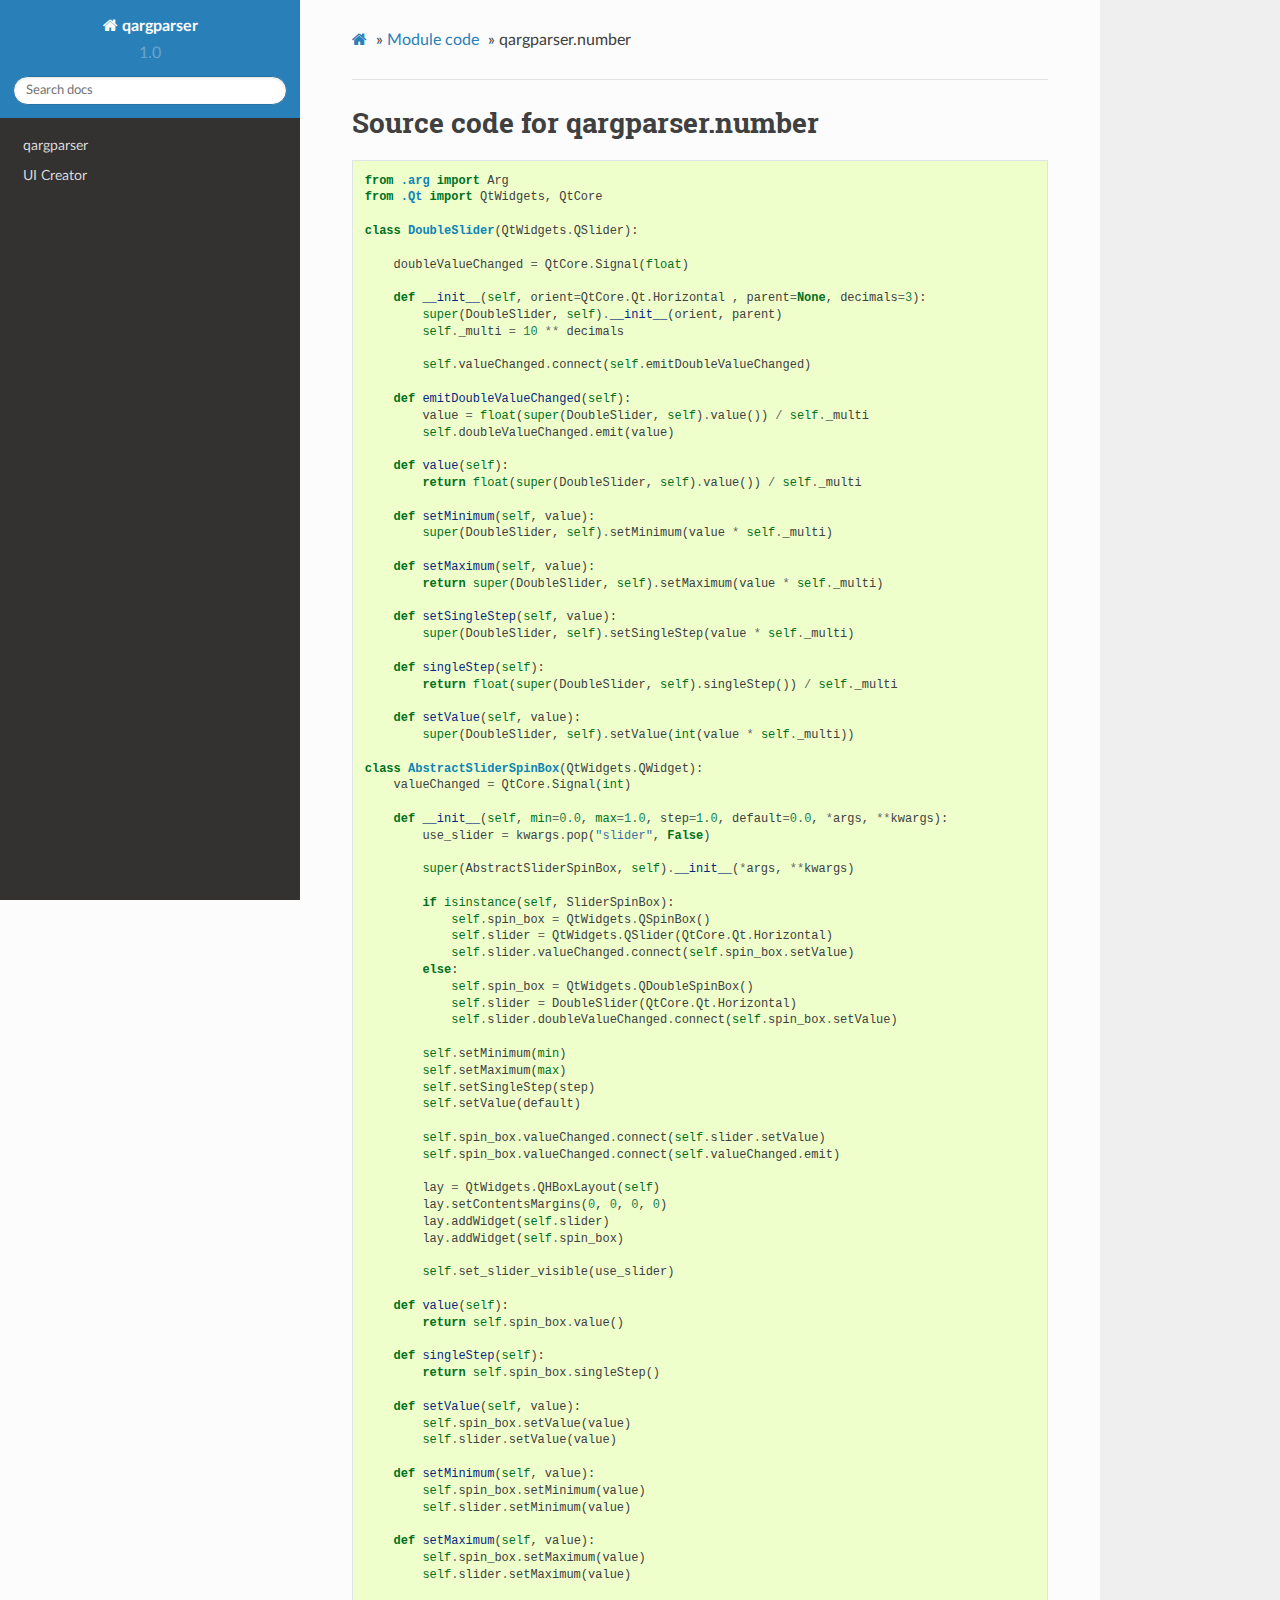
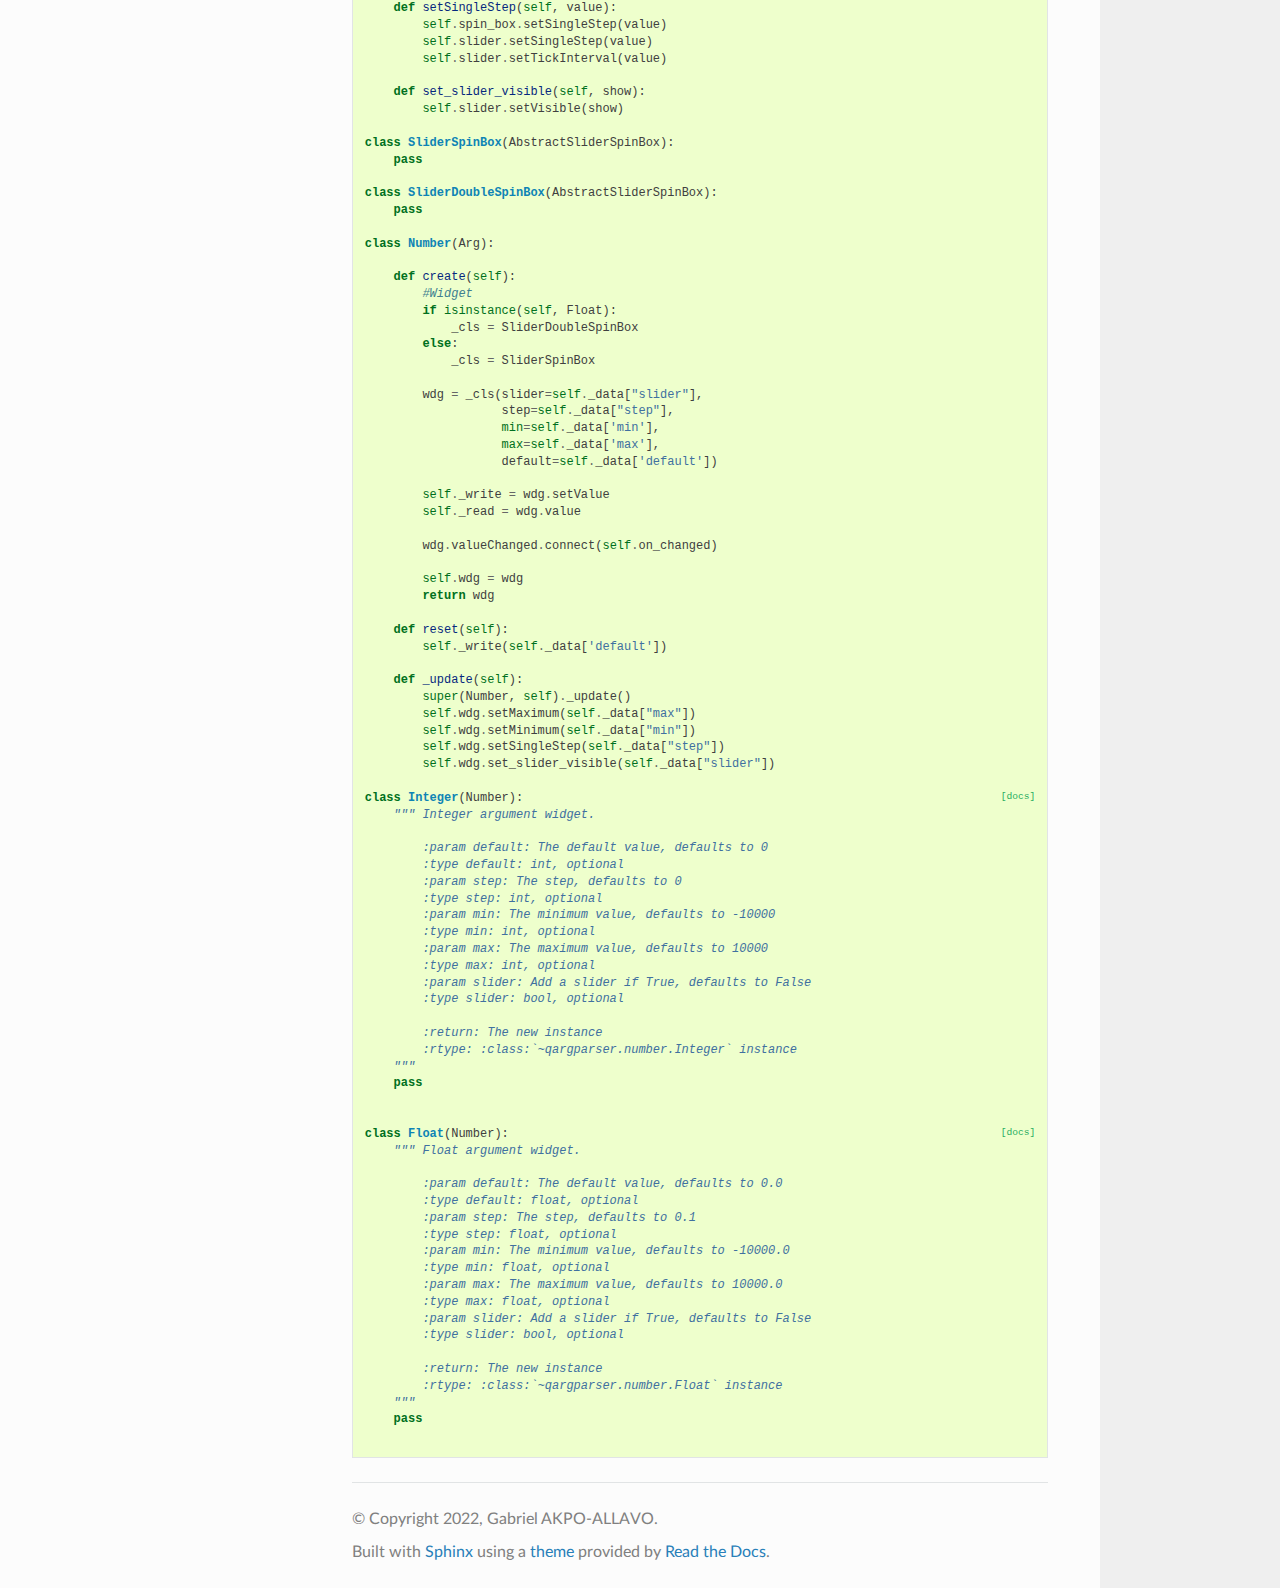
<file: docs/_modules/qargparser/number.html>
<!DOCTYPE html>
<html class="writer-html4" lang="en" >
<head>
  <meta charset="utf-8" />
  
  <meta name="viewport" content="width=device-width, initial-scale=1.0" />
  
  <title>qargparser.number &mdash; qargparser 1.0 documentation</title>
  

  
  <link rel="stylesheet" href="../../_static/css/theme.css" type="text/css" />
  <link rel="stylesheet" href="../../_static/pygments.css" type="text/css" />

  
  

  
  

  

  
  <!--[if lt IE 9]>
    <script src="../../_static/js/html5shiv.min.js"></script>
  <![endif]-->
  
    
      <script type="text/javascript">
          var DOCUMENTATION_OPTIONS = {
              URL_ROOT:'../../',
              VERSION:'1.0',
              LANGUAGE:'None',
              COLLAPSE_INDEX:false,
              FILE_SUFFIX:'.html',
              HAS_SOURCE:  true,
              SOURCELINK_SUFFIX: ''
          };
      </script>
        <script type="text/javascript" src="../../_static/jquery.js"></script>
        <script type="text/javascript" src="../../_static/underscore.js"></script>
        <script type="text/javascript" src="../../_static/doctools.js"></script>
    
    <script type="text/javascript" src="../../_static/js/theme.js"></script>

    
    <link rel="index" title="Index" href="../../genindex.html" />
    <link rel="search" title="Search" href="../../search.html" /> 
</head>

<body class="wy-body-for-nav">

   
  <div class="wy-grid-for-nav">
    
    <nav data-toggle="wy-nav-shift" class="wy-nav-side">
      <div class="wy-side-scroll">
        <div class="wy-side-nav-search" >
          

          
            <a href="../../index.html" class="icon icon-home"> qargparser
          

          
          </a>

          
            
            
              <div class="version">
                1.0
              </div>
            
          

          
<div role="search">
  <form id="rtd-search-form" class="wy-form" action="../../search.html" method="get">
    <input type="text" name="q" placeholder="Search docs" />
    <input type="hidden" name="check_keywords" value="yes" />
    <input type="hidden" name="area" value="default" />
  </form>
</div>

          
        </div>

        
        <div class="wy-menu wy-menu-vertical" data-spy="affix" role="navigation" aria-label="main navigation">
          
            
            
              
            
            
              <ul>
<li class="toctree-l1"><a class="reference internal" href="../../qargparser.html">qargparser</a></li>
<li class="toctree-l1"><a class="reference internal" href="../../uiCreator.html">UI Creator</a></li>
</ul>

            
          
        </div>
        
      </div>
    </nav>

    <section data-toggle="wy-nav-shift" class="wy-nav-content-wrap">

      
      <nav class="wy-nav-top" aria-label="top navigation">
        
          <i data-toggle="wy-nav-top" class="fa fa-bars"></i>
          <a href="../../index.html">qargparser</a>
        
      </nav>


      <div class="wy-nav-content">
        
        <div class="rst-content">
        
          

















<div role="navigation" aria-label="breadcrumbs navigation">

  <ul class="wy-breadcrumbs">
    
      <li><a href="../../index.html" class="icon icon-home"></a> &raquo;</li>
        
          <li><a href="../index.html">Module code</a> &raquo;</li>
        
      <li>qargparser.number</li>
    
    
      <li class="wy-breadcrumbs-aside">
        
      </li>
    
  </ul>

  
  <hr/>
</div>
          <div role="main" class="document" itemscope="itemscope" itemtype="http://schema.org/Article">
           <div itemprop="articleBody">
            
  <h1>Source code for qargparser.number</h1><div class="highlight"><pre>
<span></span><span class="kn">from</span> <span class="nn">.arg</span> <span class="kn">import</span> <span class="n">Arg</span>
<span class="kn">from</span> <span class="nn">.Qt</span> <span class="kn">import</span> <span class="n">QtWidgets</span><span class="p">,</span> <span class="n">QtCore</span>

<span class="k">class</span> <span class="nc">DoubleSlider</span><span class="p">(</span><span class="n">QtWidgets</span><span class="o">.</span><span class="n">QSlider</span><span class="p">):</span>

    <span class="n">doubleValueChanged</span> <span class="o">=</span> <span class="n">QtCore</span><span class="o">.</span><span class="n">Signal</span><span class="p">(</span><span class="nb">float</span><span class="p">)</span>

    <span class="k">def</span> <span class="fm">__init__</span><span class="p">(</span><span class="bp">self</span><span class="p">,</span> <span class="n">orient</span><span class="o">=</span><span class="n">QtCore</span><span class="o">.</span><span class="n">Qt</span><span class="o">.</span><span class="n">Horizontal</span> <span class="p">,</span> <span class="n">parent</span><span class="o">=</span><span class="kc">None</span><span class="p">,</span> <span class="n">decimals</span><span class="o">=</span><span class="mi">3</span><span class="p">):</span>
        <span class="nb">super</span><span class="p">(</span><span class="n">DoubleSlider</span><span class="p">,</span> <span class="bp">self</span><span class="p">)</span><span class="o">.</span><span class="fm">__init__</span><span class="p">(</span><span class="n">orient</span><span class="p">,</span> <span class="n">parent</span><span class="p">)</span>
        <span class="bp">self</span><span class="o">.</span><span class="n">_multi</span> <span class="o">=</span> <span class="mi">10</span> <span class="o">**</span> <span class="n">decimals</span>

        <span class="bp">self</span><span class="o">.</span><span class="n">valueChanged</span><span class="o">.</span><span class="n">connect</span><span class="p">(</span><span class="bp">self</span><span class="o">.</span><span class="n">emitDoubleValueChanged</span><span class="p">)</span>

    <span class="k">def</span> <span class="nf">emitDoubleValueChanged</span><span class="p">(</span><span class="bp">self</span><span class="p">):</span>
        <span class="n">value</span> <span class="o">=</span> <span class="nb">float</span><span class="p">(</span><span class="nb">super</span><span class="p">(</span><span class="n">DoubleSlider</span><span class="p">,</span> <span class="bp">self</span><span class="p">)</span><span class="o">.</span><span class="n">value</span><span class="p">())</span> <span class="o">/</span> <span class="bp">self</span><span class="o">.</span><span class="n">_multi</span>
        <span class="bp">self</span><span class="o">.</span><span class="n">doubleValueChanged</span><span class="o">.</span><span class="n">emit</span><span class="p">(</span><span class="n">value</span><span class="p">)</span>

    <span class="k">def</span> <span class="nf">value</span><span class="p">(</span><span class="bp">self</span><span class="p">):</span>
        <span class="k">return</span> <span class="nb">float</span><span class="p">(</span><span class="nb">super</span><span class="p">(</span><span class="n">DoubleSlider</span><span class="p">,</span> <span class="bp">self</span><span class="p">)</span><span class="o">.</span><span class="n">value</span><span class="p">())</span> <span class="o">/</span> <span class="bp">self</span><span class="o">.</span><span class="n">_multi</span>

    <span class="k">def</span> <span class="nf">setMinimum</span><span class="p">(</span><span class="bp">self</span><span class="p">,</span> <span class="n">value</span><span class="p">):</span>
        <span class="nb">super</span><span class="p">(</span><span class="n">DoubleSlider</span><span class="p">,</span> <span class="bp">self</span><span class="p">)</span><span class="o">.</span><span class="n">setMinimum</span><span class="p">(</span><span class="n">value</span> <span class="o">*</span> <span class="bp">self</span><span class="o">.</span><span class="n">_multi</span><span class="p">)</span>

    <span class="k">def</span> <span class="nf">setMaximum</span><span class="p">(</span><span class="bp">self</span><span class="p">,</span> <span class="n">value</span><span class="p">):</span>
        <span class="k">return</span> <span class="nb">super</span><span class="p">(</span><span class="n">DoubleSlider</span><span class="p">,</span> <span class="bp">self</span><span class="p">)</span><span class="o">.</span><span class="n">setMaximum</span><span class="p">(</span><span class="n">value</span> <span class="o">*</span> <span class="bp">self</span><span class="o">.</span><span class="n">_multi</span><span class="p">)</span>

    <span class="k">def</span> <span class="nf">setSingleStep</span><span class="p">(</span><span class="bp">self</span><span class="p">,</span> <span class="n">value</span><span class="p">):</span>
        <span class="nb">super</span><span class="p">(</span><span class="n">DoubleSlider</span><span class="p">,</span> <span class="bp">self</span><span class="p">)</span><span class="o">.</span><span class="n">setSingleStep</span><span class="p">(</span><span class="n">value</span> <span class="o">*</span> <span class="bp">self</span><span class="o">.</span><span class="n">_multi</span><span class="p">)</span>

    <span class="k">def</span> <span class="nf">singleStep</span><span class="p">(</span><span class="bp">self</span><span class="p">):</span>
        <span class="k">return</span> <span class="nb">float</span><span class="p">(</span><span class="nb">super</span><span class="p">(</span><span class="n">DoubleSlider</span><span class="p">,</span> <span class="bp">self</span><span class="p">)</span><span class="o">.</span><span class="n">singleStep</span><span class="p">())</span> <span class="o">/</span> <span class="bp">self</span><span class="o">.</span><span class="n">_multi</span>

    <span class="k">def</span> <span class="nf">setValue</span><span class="p">(</span><span class="bp">self</span><span class="p">,</span> <span class="n">value</span><span class="p">):</span>
        <span class="nb">super</span><span class="p">(</span><span class="n">DoubleSlider</span><span class="p">,</span> <span class="bp">self</span><span class="p">)</span><span class="o">.</span><span class="n">setValue</span><span class="p">(</span><span class="nb">int</span><span class="p">(</span><span class="n">value</span> <span class="o">*</span> <span class="bp">self</span><span class="o">.</span><span class="n">_multi</span><span class="p">))</span>

<span class="k">class</span> <span class="nc">AbstractSliderSpinBox</span><span class="p">(</span><span class="n">QtWidgets</span><span class="o">.</span><span class="n">QWidget</span><span class="p">):</span>
    <span class="n">valueChanged</span> <span class="o">=</span> <span class="n">QtCore</span><span class="o">.</span><span class="n">Signal</span><span class="p">(</span><span class="nb">int</span><span class="p">)</span>

    <span class="k">def</span> <span class="fm">__init__</span><span class="p">(</span><span class="bp">self</span><span class="p">,</span> <span class="nb">min</span><span class="o">=</span><span class="mf">0.0</span><span class="p">,</span> <span class="nb">max</span><span class="o">=</span><span class="mf">1.0</span><span class="p">,</span> <span class="n">step</span><span class="o">=</span><span class="mf">1.0</span><span class="p">,</span> <span class="n">default</span><span class="o">=</span><span class="mf">0.0</span><span class="p">,</span> <span class="o">*</span><span class="n">args</span><span class="p">,</span> <span class="o">**</span><span class="n">kwargs</span><span class="p">):</span>
        <span class="n">use_slider</span> <span class="o">=</span> <span class="n">kwargs</span><span class="o">.</span><span class="n">pop</span><span class="p">(</span><span class="s2">&quot;slider&quot;</span><span class="p">,</span> <span class="kc">False</span><span class="p">)</span>

        <span class="nb">super</span><span class="p">(</span><span class="n">AbstractSliderSpinBox</span><span class="p">,</span> <span class="bp">self</span><span class="p">)</span><span class="o">.</span><span class="fm">__init__</span><span class="p">(</span><span class="o">*</span><span class="n">args</span><span class="p">,</span> <span class="o">**</span><span class="n">kwargs</span><span class="p">)</span>

        <span class="k">if</span> <span class="nb">isinstance</span><span class="p">(</span><span class="bp">self</span><span class="p">,</span> <span class="n">SliderSpinBox</span><span class="p">):</span>
            <span class="bp">self</span><span class="o">.</span><span class="n">spin_box</span> <span class="o">=</span> <span class="n">QtWidgets</span><span class="o">.</span><span class="n">QSpinBox</span><span class="p">()</span>
            <span class="bp">self</span><span class="o">.</span><span class="n">slider</span> <span class="o">=</span> <span class="n">QtWidgets</span><span class="o">.</span><span class="n">QSlider</span><span class="p">(</span><span class="n">QtCore</span><span class="o">.</span><span class="n">Qt</span><span class="o">.</span><span class="n">Horizontal</span><span class="p">)</span>
            <span class="bp">self</span><span class="o">.</span><span class="n">slider</span><span class="o">.</span><span class="n">valueChanged</span><span class="o">.</span><span class="n">connect</span><span class="p">(</span><span class="bp">self</span><span class="o">.</span><span class="n">spin_box</span><span class="o">.</span><span class="n">setValue</span><span class="p">)</span>
        <span class="k">else</span><span class="p">:</span>
            <span class="bp">self</span><span class="o">.</span><span class="n">spin_box</span> <span class="o">=</span> <span class="n">QtWidgets</span><span class="o">.</span><span class="n">QDoubleSpinBox</span><span class="p">()</span>
            <span class="bp">self</span><span class="o">.</span><span class="n">slider</span> <span class="o">=</span> <span class="n">DoubleSlider</span><span class="p">(</span><span class="n">QtCore</span><span class="o">.</span><span class="n">Qt</span><span class="o">.</span><span class="n">Horizontal</span><span class="p">)</span>
            <span class="bp">self</span><span class="o">.</span><span class="n">slider</span><span class="o">.</span><span class="n">doubleValueChanged</span><span class="o">.</span><span class="n">connect</span><span class="p">(</span><span class="bp">self</span><span class="o">.</span><span class="n">spin_box</span><span class="o">.</span><span class="n">setValue</span><span class="p">)</span>
            
        <span class="bp">self</span><span class="o">.</span><span class="n">setMinimum</span><span class="p">(</span><span class="nb">min</span><span class="p">)</span>
        <span class="bp">self</span><span class="o">.</span><span class="n">setMaximum</span><span class="p">(</span><span class="nb">max</span><span class="p">)</span>
        <span class="bp">self</span><span class="o">.</span><span class="n">setSingleStep</span><span class="p">(</span><span class="n">step</span><span class="p">)</span>
        <span class="bp">self</span><span class="o">.</span><span class="n">setValue</span><span class="p">(</span><span class="n">default</span><span class="p">)</span>

        <span class="bp">self</span><span class="o">.</span><span class="n">spin_box</span><span class="o">.</span><span class="n">valueChanged</span><span class="o">.</span><span class="n">connect</span><span class="p">(</span><span class="bp">self</span><span class="o">.</span><span class="n">slider</span><span class="o">.</span><span class="n">setValue</span><span class="p">)</span>
        <span class="bp">self</span><span class="o">.</span><span class="n">spin_box</span><span class="o">.</span><span class="n">valueChanged</span><span class="o">.</span><span class="n">connect</span><span class="p">(</span><span class="bp">self</span><span class="o">.</span><span class="n">valueChanged</span><span class="o">.</span><span class="n">emit</span><span class="p">)</span>

        <span class="n">lay</span> <span class="o">=</span> <span class="n">QtWidgets</span><span class="o">.</span><span class="n">QHBoxLayout</span><span class="p">(</span><span class="bp">self</span><span class="p">)</span>
        <span class="n">lay</span><span class="o">.</span><span class="n">setContentsMargins</span><span class="p">(</span><span class="mi">0</span><span class="p">,</span> <span class="mi">0</span><span class="p">,</span> <span class="mi">0</span><span class="p">,</span> <span class="mi">0</span><span class="p">)</span>
        <span class="n">lay</span><span class="o">.</span><span class="n">addWidget</span><span class="p">(</span><span class="bp">self</span><span class="o">.</span><span class="n">slider</span><span class="p">)</span>
        <span class="n">lay</span><span class="o">.</span><span class="n">addWidget</span><span class="p">(</span><span class="bp">self</span><span class="o">.</span><span class="n">spin_box</span><span class="p">)</span>

        <span class="bp">self</span><span class="o">.</span><span class="n">set_slider_visible</span><span class="p">(</span><span class="n">use_slider</span><span class="p">)</span>

    <span class="k">def</span> <span class="nf">value</span><span class="p">(</span><span class="bp">self</span><span class="p">):</span>
        <span class="k">return</span> <span class="bp">self</span><span class="o">.</span><span class="n">spin_box</span><span class="o">.</span><span class="n">value</span><span class="p">()</span>

    <span class="k">def</span> <span class="nf">singleStep</span><span class="p">(</span><span class="bp">self</span><span class="p">):</span>
        <span class="k">return</span> <span class="bp">self</span><span class="o">.</span><span class="n">spin_box</span><span class="o">.</span><span class="n">singleStep</span><span class="p">()</span>

    <span class="k">def</span> <span class="nf">setValue</span><span class="p">(</span><span class="bp">self</span><span class="p">,</span> <span class="n">value</span><span class="p">):</span>
        <span class="bp">self</span><span class="o">.</span><span class="n">spin_box</span><span class="o">.</span><span class="n">setValue</span><span class="p">(</span><span class="n">value</span><span class="p">)</span>
        <span class="bp">self</span><span class="o">.</span><span class="n">slider</span><span class="o">.</span><span class="n">setValue</span><span class="p">(</span><span class="n">value</span><span class="p">)</span>

    <span class="k">def</span> <span class="nf">setMinimum</span><span class="p">(</span><span class="bp">self</span><span class="p">,</span> <span class="n">value</span><span class="p">):</span>
        <span class="bp">self</span><span class="o">.</span><span class="n">spin_box</span><span class="o">.</span><span class="n">setMinimum</span><span class="p">(</span><span class="n">value</span><span class="p">)</span>
        <span class="bp">self</span><span class="o">.</span><span class="n">slider</span><span class="o">.</span><span class="n">setMinimum</span><span class="p">(</span><span class="n">value</span><span class="p">)</span>

    <span class="k">def</span> <span class="nf">setMaximum</span><span class="p">(</span><span class="bp">self</span><span class="p">,</span> <span class="n">value</span><span class="p">):</span>
        <span class="bp">self</span><span class="o">.</span><span class="n">spin_box</span><span class="o">.</span><span class="n">setMaximum</span><span class="p">(</span><span class="n">value</span><span class="p">)</span>
        <span class="bp">self</span><span class="o">.</span><span class="n">slider</span><span class="o">.</span><span class="n">setMaximum</span><span class="p">(</span><span class="n">value</span><span class="p">)</span>

    <span class="k">def</span> <span class="nf">setSingleStep</span><span class="p">(</span><span class="bp">self</span><span class="p">,</span> <span class="n">value</span><span class="p">):</span>
        <span class="bp">self</span><span class="o">.</span><span class="n">spin_box</span><span class="o">.</span><span class="n">setSingleStep</span><span class="p">(</span><span class="n">value</span><span class="p">)</span>
        <span class="bp">self</span><span class="o">.</span><span class="n">slider</span><span class="o">.</span><span class="n">setSingleStep</span><span class="p">(</span><span class="n">value</span><span class="p">)</span>
        <span class="bp">self</span><span class="o">.</span><span class="n">slider</span><span class="o">.</span><span class="n">setTickInterval</span><span class="p">(</span><span class="n">value</span><span class="p">)</span>

    <span class="k">def</span> <span class="nf">set_slider_visible</span><span class="p">(</span><span class="bp">self</span><span class="p">,</span> <span class="n">show</span><span class="p">):</span>
        <span class="bp">self</span><span class="o">.</span><span class="n">slider</span><span class="o">.</span><span class="n">setVisible</span><span class="p">(</span><span class="n">show</span><span class="p">)</span>

<span class="k">class</span> <span class="nc">SliderSpinBox</span><span class="p">(</span><span class="n">AbstractSliderSpinBox</span><span class="p">):</span>
    <span class="k">pass</span>

<span class="k">class</span> <span class="nc">SliderDoubleSpinBox</span><span class="p">(</span><span class="n">AbstractSliderSpinBox</span><span class="p">):</span>
    <span class="k">pass</span>

<span class="k">class</span> <span class="nc">Number</span><span class="p">(</span><span class="n">Arg</span><span class="p">):</span>

    <span class="k">def</span> <span class="nf">create</span><span class="p">(</span><span class="bp">self</span><span class="p">):</span>
        <span class="c1">#Widget</span>
        <span class="k">if</span> <span class="nb">isinstance</span><span class="p">(</span><span class="bp">self</span><span class="p">,</span> <span class="n">Float</span><span class="p">):</span>
            <span class="n">_cls</span> <span class="o">=</span> <span class="n">SliderDoubleSpinBox</span>
        <span class="k">else</span><span class="p">:</span>
            <span class="n">_cls</span> <span class="o">=</span> <span class="n">SliderSpinBox</span>

        <span class="n">wdg</span> <span class="o">=</span> <span class="n">_cls</span><span class="p">(</span><span class="n">slider</span><span class="o">=</span><span class="bp">self</span><span class="o">.</span><span class="n">_data</span><span class="p">[</span><span class="s2">&quot;slider&quot;</span><span class="p">],</span>
                   <span class="n">step</span><span class="o">=</span><span class="bp">self</span><span class="o">.</span><span class="n">_data</span><span class="p">[</span><span class="s2">&quot;step&quot;</span><span class="p">],</span>
                   <span class="nb">min</span><span class="o">=</span><span class="bp">self</span><span class="o">.</span><span class="n">_data</span><span class="p">[</span><span class="s1">&#39;min&#39;</span><span class="p">],</span>
                   <span class="nb">max</span><span class="o">=</span><span class="bp">self</span><span class="o">.</span><span class="n">_data</span><span class="p">[</span><span class="s1">&#39;max&#39;</span><span class="p">],</span>
                   <span class="n">default</span><span class="o">=</span><span class="bp">self</span><span class="o">.</span><span class="n">_data</span><span class="p">[</span><span class="s1">&#39;default&#39;</span><span class="p">])</span>

        <span class="bp">self</span><span class="o">.</span><span class="n">_write</span> <span class="o">=</span> <span class="n">wdg</span><span class="o">.</span><span class="n">setValue</span>
        <span class="bp">self</span><span class="o">.</span><span class="n">_read</span> <span class="o">=</span> <span class="n">wdg</span><span class="o">.</span><span class="n">value</span>

        <span class="n">wdg</span><span class="o">.</span><span class="n">valueChanged</span><span class="o">.</span><span class="n">connect</span><span class="p">(</span><span class="bp">self</span><span class="o">.</span><span class="n">on_changed</span><span class="p">)</span>

        <span class="bp">self</span><span class="o">.</span><span class="n">wdg</span> <span class="o">=</span> <span class="n">wdg</span>
        <span class="k">return</span> <span class="n">wdg</span>

    <span class="k">def</span> <span class="nf">reset</span><span class="p">(</span><span class="bp">self</span><span class="p">):</span>
        <span class="bp">self</span><span class="o">.</span><span class="n">_write</span><span class="p">(</span><span class="bp">self</span><span class="o">.</span><span class="n">_data</span><span class="p">[</span><span class="s1">&#39;default&#39;</span><span class="p">])</span>

    <span class="k">def</span> <span class="nf">_update</span><span class="p">(</span><span class="bp">self</span><span class="p">):</span>
        <span class="nb">super</span><span class="p">(</span><span class="n">Number</span><span class="p">,</span> <span class="bp">self</span><span class="p">)</span><span class="o">.</span><span class="n">_update</span><span class="p">()</span>
        <span class="bp">self</span><span class="o">.</span><span class="n">wdg</span><span class="o">.</span><span class="n">setMaximum</span><span class="p">(</span><span class="bp">self</span><span class="o">.</span><span class="n">_data</span><span class="p">[</span><span class="s2">&quot;max&quot;</span><span class="p">])</span>
        <span class="bp">self</span><span class="o">.</span><span class="n">wdg</span><span class="o">.</span><span class="n">setMinimum</span><span class="p">(</span><span class="bp">self</span><span class="o">.</span><span class="n">_data</span><span class="p">[</span><span class="s2">&quot;min&quot;</span><span class="p">])</span>
        <span class="bp">self</span><span class="o">.</span><span class="n">wdg</span><span class="o">.</span><span class="n">setSingleStep</span><span class="p">(</span><span class="bp">self</span><span class="o">.</span><span class="n">_data</span><span class="p">[</span><span class="s2">&quot;step&quot;</span><span class="p">])</span>
        <span class="bp">self</span><span class="o">.</span><span class="n">wdg</span><span class="o">.</span><span class="n">set_slider_visible</span><span class="p">(</span><span class="bp">self</span><span class="o">.</span><span class="n">_data</span><span class="p">[</span><span class="s2">&quot;slider&quot;</span><span class="p">])</span>

<div class="viewcode-block" id="Integer"><a class="viewcode-back" href="../../qargparser.html#qargparser.number.Integer">[docs]</a><span class="k">class</span> <span class="nc">Integer</span><span class="p">(</span><span class="n">Number</span><span class="p">):</span>
    <span class="sd">&quot;&quot;&quot; Integer argument widget.</span>

<span class="sd">        :param default: The default value, defaults to 0</span>
<span class="sd">        :type default: int, optional</span>
<span class="sd">        :param step: The step, defaults to 0</span>
<span class="sd">        :type step: int, optional</span>
<span class="sd">        :param min: The minimum value, defaults to -10000</span>
<span class="sd">        :type min: int, optional</span>
<span class="sd">        :param max: The maximum value, defaults to 10000</span>
<span class="sd">        :type max: int, optional</span>
<span class="sd">        :param slider: Add a slider if True, defaults to False</span>
<span class="sd">        :type slider: bool, optional</span>

<span class="sd">        :return: The new instance</span>
<span class="sd">        :rtype: :class:`~qargparser.number.Integer` instance</span>
<span class="sd">    &quot;&quot;&quot;</span>
    <span class="k">pass</span></div>

<div class="viewcode-block" id="Float"><a class="viewcode-back" href="../../qargparser.html#qargparser.number.Float">[docs]</a><span class="k">class</span> <span class="nc">Float</span><span class="p">(</span><span class="n">Number</span><span class="p">):</span>
    <span class="sd">&quot;&quot;&quot; Float argument widget.</span>

<span class="sd">        :param default: The default value, defaults to 0.0</span>
<span class="sd">        :type default: float, optional</span>
<span class="sd">        :param step: The step, defaults to 0.1</span>
<span class="sd">        :type step: float, optional</span>
<span class="sd">        :param min: The minimum value, defaults to -10000.0</span>
<span class="sd">        :type min: float, optional</span>
<span class="sd">        :param max: The maximum value, defaults to 10000.0</span>
<span class="sd">        :type max: float, optional</span>
<span class="sd">        :param slider: Add a slider if True, defaults to False</span>
<span class="sd">        :type slider: bool, optional</span>

<span class="sd">        :return: The new instance</span>
<span class="sd">        :rtype: :class:`~qargparser.number.Float` instance</span>
<span class="sd">    &quot;&quot;&quot;</span>
    <span class="k">pass</span></div>
</pre></div>

           </div>
           
          </div>
          <footer>

  <hr/>

  <div role="contentinfo">
    <p>
        &#169; Copyright 2022, Gabriel AKPO-ALLAVO.

    </p>
  </div>
    
    
    
    Built with <a href="https://www.sphinx-doc.org/">Sphinx</a> using a
    
    <a href="https://github.com/readthedocs/sphinx_rtd_theme">theme</a>
    
    provided by <a href="https://readthedocs.org">Read the Docs</a>. 

</footer>
        </div>
      </div>

    </section>

  </div>
  

  <script type="text/javascript">
      jQuery(function () {
          SphinxRtdTheme.Navigation.enable(true);
      });
  </script>

  
  
    
   

</body>
</html>
</file>
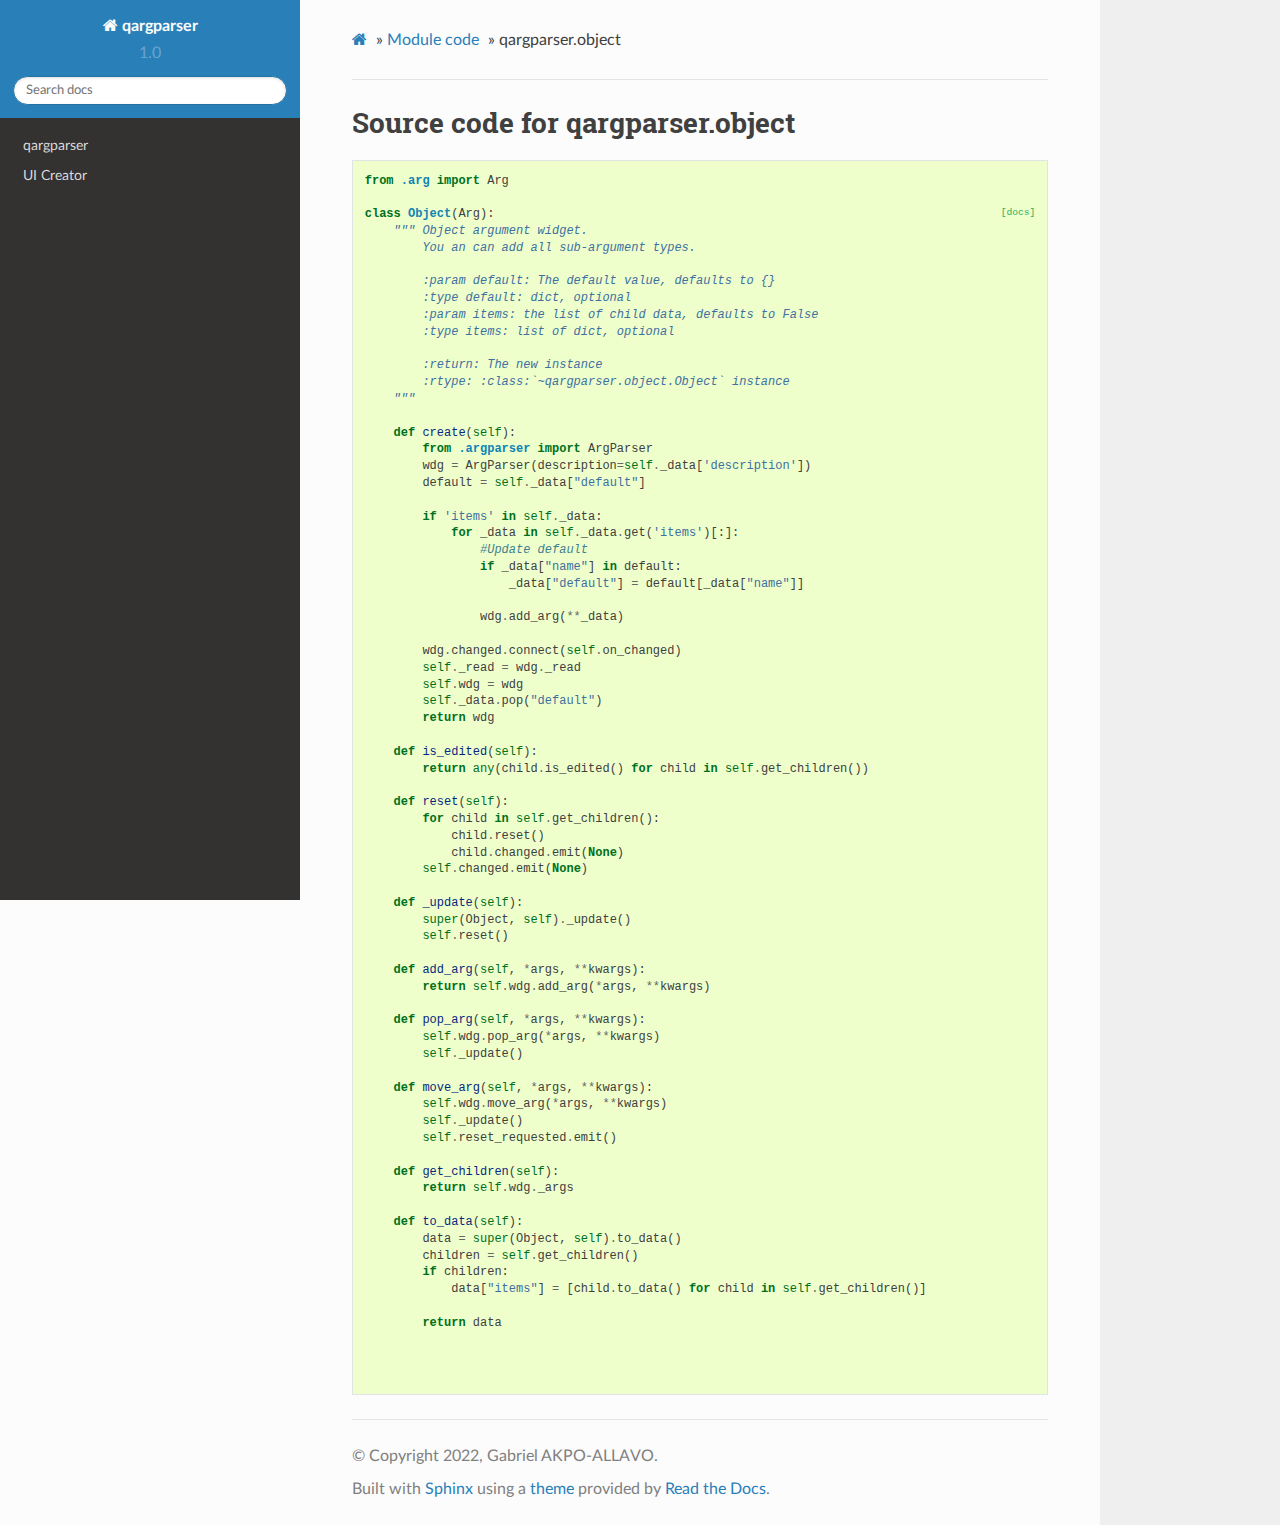
<file: docs/_modules/qargparser/object.html>
<!DOCTYPE html>
<html class="writer-html4" lang="en" >
<head>
  <meta charset="utf-8" />
  
  <meta name="viewport" content="width=device-width, initial-scale=1.0" />
  
  <title>qargparser.object &mdash; qargparser 1.0 documentation</title>
  

  
  <link rel="stylesheet" href="../../_static/css/theme.css" type="text/css" />
  <link rel="stylesheet" href="../../_static/pygments.css" type="text/css" />

  
  

  
  

  

  
  <!--[if lt IE 9]>
    <script src="../../_static/js/html5shiv.min.js"></script>
  <![endif]-->
  
    
      <script type="text/javascript">
          var DOCUMENTATION_OPTIONS = {
              URL_ROOT:'../../',
              VERSION:'1.0',
              LANGUAGE:'None',
              COLLAPSE_INDEX:false,
              FILE_SUFFIX:'.html',
              HAS_SOURCE:  true,
              SOURCELINK_SUFFIX: ''
          };
      </script>
        <script type="text/javascript" src="../../_static/jquery.js"></script>
        <script type="text/javascript" src="../../_static/underscore.js"></script>
        <script type="text/javascript" src="../../_static/doctools.js"></script>
    
    <script type="text/javascript" src="../../_static/js/theme.js"></script>

    
    <link rel="index" title="Index" href="../../genindex.html" />
    <link rel="search" title="Search" href="../../search.html" /> 
</head>

<body class="wy-body-for-nav">

   
  <div class="wy-grid-for-nav">
    
    <nav data-toggle="wy-nav-shift" class="wy-nav-side">
      <div class="wy-side-scroll">
        <div class="wy-side-nav-search" >
          

          
            <a href="../../index.html" class="icon icon-home"> qargparser
          

          
          </a>

          
            
            
              <div class="version">
                1.0
              </div>
            
          

          
<div role="search">
  <form id="rtd-search-form" class="wy-form" action="../../search.html" method="get">
    <input type="text" name="q" placeholder="Search docs" />
    <input type="hidden" name="check_keywords" value="yes" />
    <input type="hidden" name="area" value="default" />
  </form>
</div>

          
        </div>

        
        <div class="wy-menu wy-menu-vertical" data-spy="affix" role="navigation" aria-label="main navigation">
          
            
            
              
            
            
              <ul>
<li class="toctree-l1"><a class="reference internal" href="../../qargparser.html">qargparser</a></li>
<li class="toctree-l1"><a class="reference internal" href="../../uiCreator.html">UI Creator</a></li>
</ul>

            
          
        </div>
        
      </div>
    </nav>

    <section data-toggle="wy-nav-shift" class="wy-nav-content-wrap">

      
      <nav class="wy-nav-top" aria-label="top navigation">
        
          <i data-toggle="wy-nav-top" class="fa fa-bars"></i>
          <a href="../../index.html">qargparser</a>
        
      </nav>


      <div class="wy-nav-content">
        
        <div class="rst-content">
        
          

















<div role="navigation" aria-label="breadcrumbs navigation">

  <ul class="wy-breadcrumbs">
    
      <li><a href="../../index.html" class="icon icon-home"></a> &raquo;</li>
        
          <li><a href="../index.html">Module code</a> &raquo;</li>
        
      <li>qargparser.object</li>
    
    
      <li class="wy-breadcrumbs-aside">
        
      </li>
    
  </ul>

  
  <hr/>
</div>
          <div role="main" class="document" itemscope="itemscope" itemtype="http://schema.org/Article">
           <div itemprop="articleBody">
            
  <h1>Source code for qargparser.object</h1><div class="highlight"><pre>
<span></span><span class="kn">from</span> <span class="nn">.arg</span> <span class="kn">import</span> <span class="n">Arg</span>

<div class="viewcode-block" id="Object"><a class="viewcode-back" href="../../qargparser.html#qargparser.object.Object">[docs]</a><span class="k">class</span> <span class="nc">Object</span><span class="p">(</span><span class="n">Arg</span><span class="p">):</span>
    <span class="sd">&quot;&quot;&quot; Object argument widget. </span>
<span class="sd">        You an can add all sub-argument types.</span>

<span class="sd">        :param default: The default value, defaults to {}</span>
<span class="sd">        :type default: dict, optional</span>
<span class="sd">        :param items: the list of child data, defaults to False</span>
<span class="sd">        :type items: list of dict, optional</span>

<span class="sd">        :return: The new instance</span>
<span class="sd">        :rtype: :class:`~qargparser.object.Object` instance</span>
<span class="sd">    &quot;&quot;&quot;</span>

    <span class="k">def</span> <span class="nf">create</span><span class="p">(</span><span class="bp">self</span><span class="p">):</span>
        <span class="kn">from</span> <span class="nn">.argparser</span> <span class="kn">import</span> <span class="n">ArgParser</span>
        <span class="n">wdg</span> <span class="o">=</span> <span class="n">ArgParser</span><span class="p">(</span><span class="n">description</span><span class="o">=</span><span class="bp">self</span><span class="o">.</span><span class="n">_data</span><span class="p">[</span><span class="s1">&#39;description&#39;</span><span class="p">])</span>
        <span class="n">default</span> <span class="o">=</span> <span class="bp">self</span><span class="o">.</span><span class="n">_data</span><span class="p">[</span><span class="s2">&quot;default&quot;</span><span class="p">]</span>

        <span class="k">if</span> <span class="s1">&#39;items&#39;</span> <span class="ow">in</span> <span class="bp">self</span><span class="o">.</span><span class="n">_data</span><span class="p">:</span>
            <span class="k">for</span> <span class="n">_data</span> <span class="ow">in</span> <span class="bp">self</span><span class="o">.</span><span class="n">_data</span><span class="o">.</span><span class="n">get</span><span class="p">(</span><span class="s1">&#39;items&#39;</span><span class="p">)[:]:</span>
                <span class="c1">#Update default</span>
                <span class="k">if</span> <span class="n">_data</span><span class="p">[</span><span class="s2">&quot;name&quot;</span><span class="p">]</span> <span class="ow">in</span> <span class="n">default</span><span class="p">:</span>
                    <span class="n">_data</span><span class="p">[</span><span class="s2">&quot;default&quot;</span><span class="p">]</span> <span class="o">=</span> <span class="n">default</span><span class="p">[</span><span class="n">_data</span><span class="p">[</span><span class="s2">&quot;name&quot;</span><span class="p">]]</span>

                <span class="n">wdg</span><span class="o">.</span><span class="n">add_arg</span><span class="p">(</span><span class="o">**</span><span class="n">_data</span><span class="p">)</span>

        <span class="n">wdg</span><span class="o">.</span><span class="n">changed</span><span class="o">.</span><span class="n">connect</span><span class="p">(</span><span class="bp">self</span><span class="o">.</span><span class="n">on_changed</span><span class="p">)</span>
        <span class="bp">self</span><span class="o">.</span><span class="n">_read</span> <span class="o">=</span> <span class="n">wdg</span><span class="o">.</span><span class="n">_read</span>
        <span class="bp">self</span><span class="o">.</span><span class="n">wdg</span> <span class="o">=</span> <span class="n">wdg</span>
        <span class="bp">self</span><span class="o">.</span><span class="n">_data</span><span class="o">.</span><span class="n">pop</span><span class="p">(</span><span class="s2">&quot;default&quot;</span><span class="p">)</span>
        <span class="k">return</span> <span class="n">wdg</span>

    <span class="k">def</span> <span class="nf">is_edited</span><span class="p">(</span><span class="bp">self</span><span class="p">):</span>
        <span class="k">return</span> <span class="nb">any</span><span class="p">(</span><span class="n">child</span><span class="o">.</span><span class="n">is_edited</span><span class="p">()</span> <span class="k">for</span> <span class="n">child</span> <span class="ow">in</span> <span class="bp">self</span><span class="o">.</span><span class="n">get_children</span><span class="p">())</span>

    <span class="k">def</span> <span class="nf">reset</span><span class="p">(</span><span class="bp">self</span><span class="p">):</span>
        <span class="k">for</span> <span class="n">child</span> <span class="ow">in</span> <span class="bp">self</span><span class="o">.</span><span class="n">get_children</span><span class="p">():</span>
            <span class="n">child</span><span class="o">.</span><span class="n">reset</span><span class="p">()</span>
            <span class="n">child</span><span class="o">.</span><span class="n">changed</span><span class="o">.</span><span class="n">emit</span><span class="p">(</span><span class="kc">None</span><span class="p">)</span>
        <span class="bp">self</span><span class="o">.</span><span class="n">changed</span><span class="o">.</span><span class="n">emit</span><span class="p">(</span><span class="kc">None</span><span class="p">)</span>

    <span class="k">def</span> <span class="nf">_update</span><span class="p">(</span><span class="bp">self</span><span class="p">):</span>
        <span class="nb">super</span><span class="p">(</span><span class="n">Object</span><span class="p">,</span> <span class="bp">self</span><span class="p">)</span><span class="o">.</span><span class="n">_update</span><span class="p">()</span>
        <span class="bp">self</span><span class="o">.</span><span class="n">reset</span><span class="p">()</span>

    <span class="k">def</span> <span class="nf">add_arg</span><span class="p">(</span><span class="bp">self</span><span class="p">,</span> <span class="o">*</span><span class="n">args</span><span class="p">,</span> <span class="o">**</span><span class="n">kwargs</span><span class="p">):</span>
        <span class="k">return</span> <span class="bp">self</span><span class="o">.</span><span class="n">wdg</span><span class="o">.</span><span class="n">add_arg</span><span class="p">(</span><span class="o">*</span><span class="n">args</span><span class="p">,</span> <span class="o">**</span><span class="n">kwargs</span><span class="p">)</span>

    <span class="k">def</span> <span class="nf">pop_arg</span><span class="p">(</span><span class="bp">self</span><span class="p">,</span> <span class="o">*</span><span class="n">args</span><span class="p">,</span> <span class="o">**</span><span class="n">kwargs</span><span class="p">):</span>
        <span class="bp">self</span><span class="o">.</span><span class="n">wdg</span><span class="o">.</span><span class="n">pop_arg</span><span class="p">(</span><span class="o">*</span><span class="n">args</span><span class="p">,</span> <span class="o">**</span><span class="n">kwargs</span><span class="p">)</span>
        <span class="bp">self</span><span class="o">.</span><span class="n">_update</span><span class="p">()</span>

    <span class="k">def</span> <span class="nf">move_arg</span><span class="p">(</span><span class="bp">self</span><span class="p">,</span> <span class="o">*</span><span class="n">args</span><span class="p">,</span> <span class="o">**</span><span class="n">kwargs</span><span class="p">):</span>
        <span class="bp">self</span><span class="o">.</span><span class="n">wdg</span><span class="o">.</span><span class="n">move_arg</span><span class="p">(</span><span class="o">*</span><span class="n">args</span><span class="p">,</span> <span class="o">**</span><span class="n">kwargs</span><span class="p">)</span>
        <span class="bp">self</span><span class="o">.</span><span class="n">_update</span><span class="p">()</span>
        <span class="bp">self</span><span class="o">.</span><span class="n">reset_requested</span><span class="o">.</span><span class="n">emit</span><span class="p">()</span>

    <span class="k">def</span> <span class="nf">get_children</span><span class="p">(</span><span class="bp">self</span><span class="p">):</span>
        <span class="k">return</span> <span class="bp">self</span><span class="o">.</span><span class="n">wdg</span><span class="o">.</span><span class="n">_args</span>

    <span class="k">def</span> <span class="nf">to_data</span><span class="p">(</span><span class="bp">self</span><span class="p">):</span>
        <span class="n">data</span> <span class="o">=</span> <span class="nb">super</span><span class="p">(</span><span class="n">Object</span><span class="p">,</span> <span class="bp">self</span><span class="p">)</span><span class="o">.</span><span class="n">to_data</span><span class="p">()</span>
        <span class="n">children</span> <span class="o">=</span> <span class="bp">self</span><span class="o">.</span><span class="n">get_children</span><span class="p">()</span>
        <span class="k">if</span> <span class="n">children</span><span class="p">:</span>
            <span class="n">data</span><span class="p">[</span><span class="s2">&quot;items&quot;</span><span class="p">]</span> <span class="o">=</span> <span class="p">[</span><span class="n">child</span><span class="o">.</span><span class="n">to_data</span><span class="p">()</span> <span class="k">for</span> <span class="n">child</span> <span class="ow">in</span> <span class="bp">self</span><span class="o">.</span><span class="n">get_children</span><span class="p">()]</span>
        
        <span class="k">return</span> <span class="n">data</span></div>

    
</pre></div>

           </div>
           
          </div>
          <footer>

  <hr/>

  <div role="contentinfo">
    <p>
        &#169; Copyright 2022, Gabriel AKPO-ALLAVO.

    </p>
  </div>
    
    
    
    Built with <a href="https://www.sphinx-doc.org/">Sphinx</a> using a
    
    <a href="https://github.com/readthedocs/sphinx_rtd_theme">theme</a>
    
    provided by <a href="https://readthedocs.org">Read the Docs</a>. 

</footer>
        </div>
      </div>

    </section>

  </div>
  

  <script type="text/javascript">
      jQuery(function () {
          SphinxRtdTheme.Navigation.enable(true);
      });
  </script>

  
  
    
   

</body>
</html>
</file>
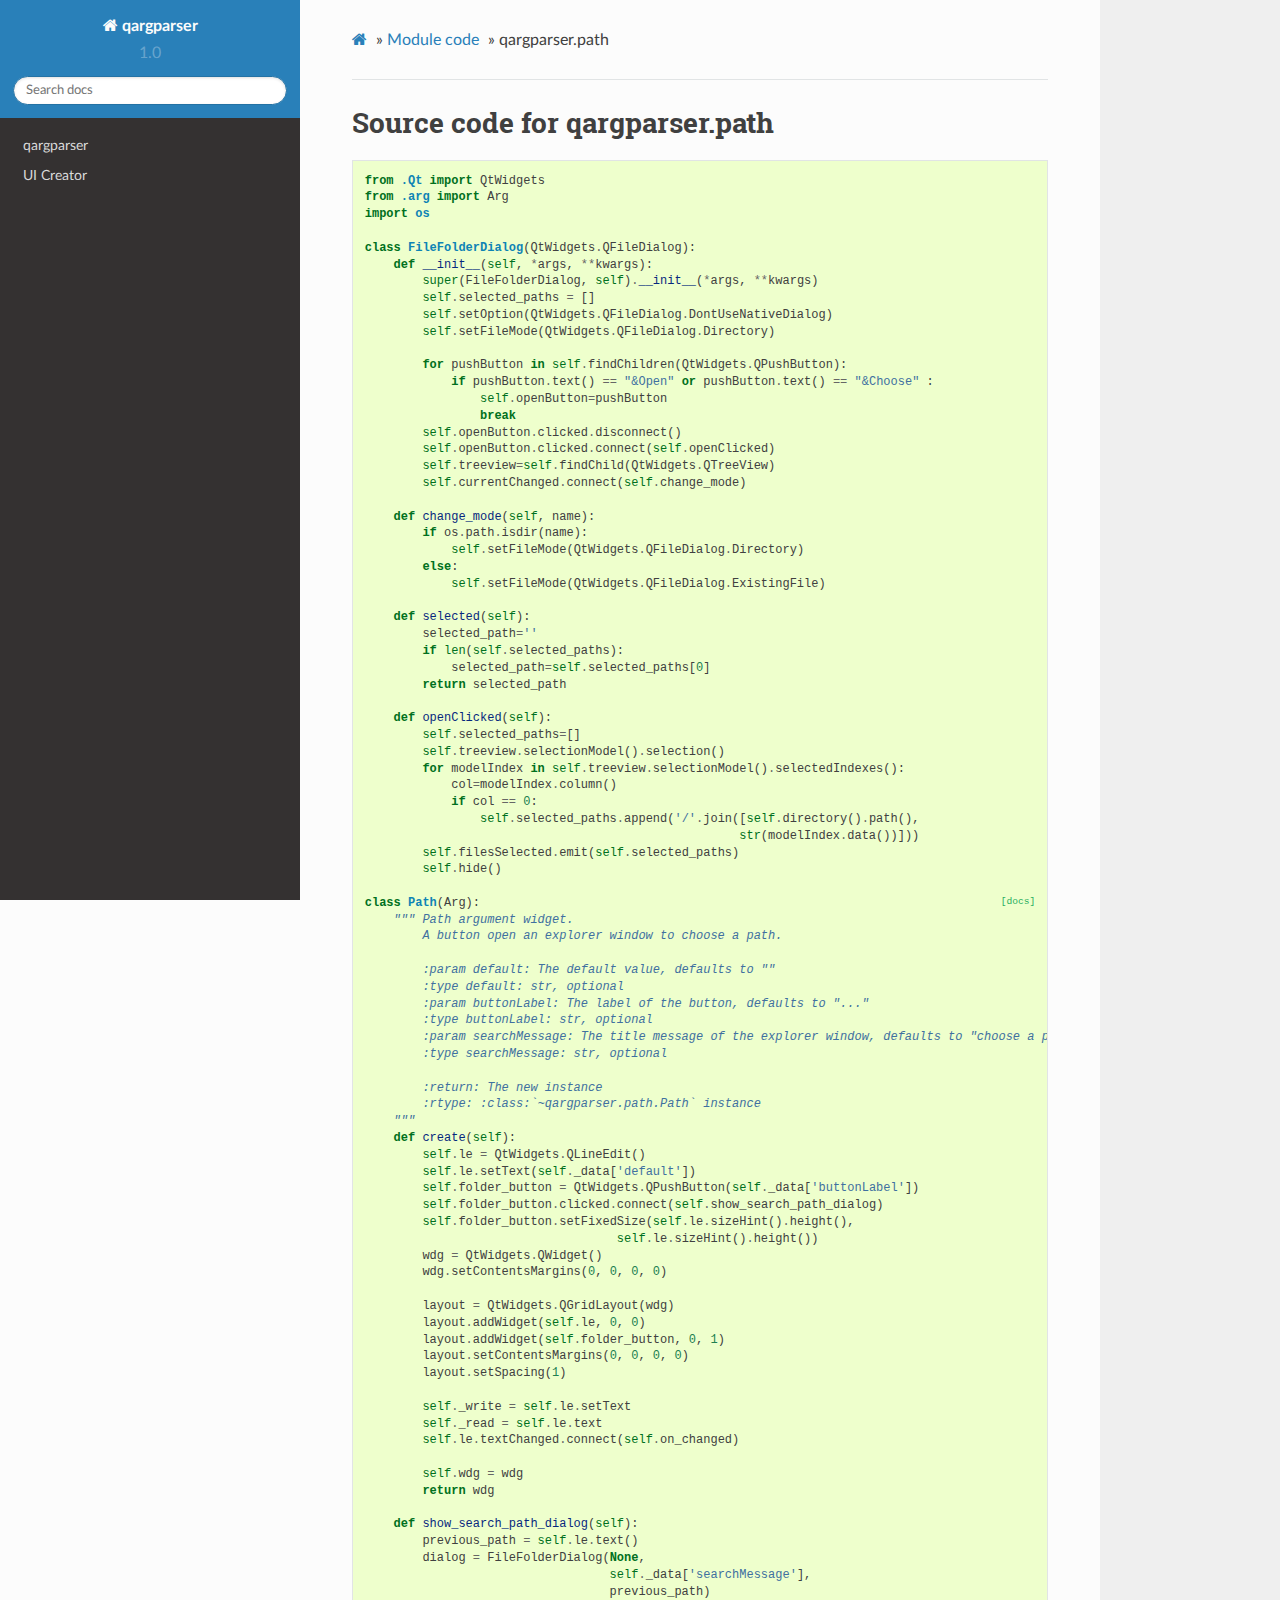
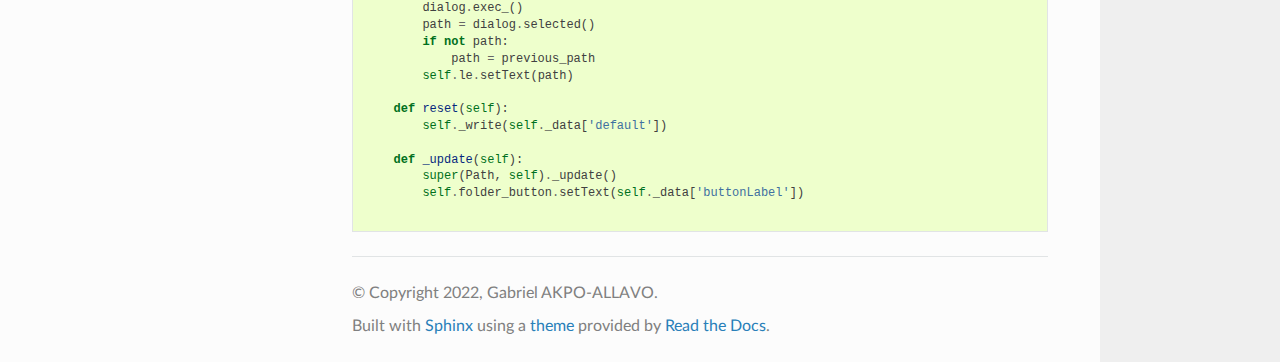
<file: docs/_modules/qargparser/path.html>
<!DOCTYPE html>
<html class="writer-html4" lang="en" >
<head>
  <meta charset="utf-8" />
  
  <meta name="viewport" content="width=device-width, initial-scale=1.0" />
  
  <title>qargparser.path &mdash; qargparser 1.0 documentation</title>
  

  
  <link rel="stylesheet" href="../../_static/css/theme.css" type="text/css" />
  <link rel="stylesheet" href="../../_static/pygments.css" type="text/css" />

  
  

  
  

  

  
  <!--[if lt IE 9]>
    <script src="../../_static/js/html5shiv.min.js"></script>
  <![endif]-->
  
    
      <script type="text/javascript">
          var DOCUMENTATION_OPTIONS = {
              URL_ROOT:'../../',
              VERSION:'1.0',
              LANGUAGE:'None',
              COLLAPSE_INDEX:false,
              FILE_SUFFIX:'.html',
              HAS_SOURCE:  true,
              SOURCELINK_SUFFIX: ''
          };
      </script>
        <script type="text/javascript" src="../../_static/jquery.js"></script>
        <script type="text/javascript" src="../../_static/underscore.js"></script>
        <script type="text/javascript" src="../../_static/doctools.js"></script>
    
    <script type="text/javascript" src="../../_static/js/theme.js"></script>

    
    <link rel="index" title="Index" href="../../genindex.html" />
    <link rel="search" title="Search" href="../../search.html" /> 
</head>

<body class="wy-body-for-nav">

   
  <div class="wy-grid-for-nav">
    
    <nav data-toggle="wy-nav-shift" class="wy-nav-side">
      <div class="wy-side-scroll">
        <div class="wy-side-nav-search" >
          

          
            <a href="../../index.html" class="icon icon-home"> qargparser
          

          
          </a>

          
            
            
              <div class="version">
                1.0
              </div>
            
          

          
<div role="search">
  <form id="rtd-search-form" class="wy-form" action="../../search.html" method="get">
    <input type="text" name="q" placeholder="Search docs" />
    <input type="hidden" name="check_keywords" value="yes" />
    <input type="hidden" name="area" value="default" />
  </form>
</div>

          
        </div>

        
        <div class="wy-menu wy-menu-vertical" data-spy="affix" role="navigation" aria-label="main navigation">
          
            
            
              
            
            
              <ul>
<li class="toctree-l1"><a class="reference internal" href="../../qargparser.html">qargparser</a></li>
<li class="toctree-l1"><a class="reference internal" href="../../uiCreator.html">UI Creator</a></li>
</ul>

            
          
        </div>
        
      </div>
    </nav>

    <section data-toggle="wy-nav-shift" class="wy-nav-content-wrap">

      
      <nav class="wy-nav-top" aria-label="top navigation">
        
          <i data-toggle="wy-nav-top" class="fa fa-bars"></i>
          <a href="../../index.html">qargparser</a>
        
      </nav>


      <div class="wy-nav-content">
        
        <div class="rst-content">
        
          

















<div role="navigation" aria-label="breadcrumbs navigation">

  <ul class="wy-breadcrumbs">
    
      <li><a href="../../index.html" class="icon icon-home"></a> &raquo;</li>
        
          <li><a href="../index.html">Module code</a> &raquo;</li>
        
      <li>qargparser.path</li>
    
    
      <li class="wy-breadcrumbs-aside">
        
      </li>
    
  </ul>

  
  <hr/>
</div>
          <div role="main" class="document" itemscope="itemscope" itemtype="http://schema.org/Article">
           <div itemprop="articleBody">
            
  <h1>Source code for qargparser.path</h1><div class="highlight"><pre>
<span></span><span class="kn">from</span> <span class="nn">.Qt</span> <span class="kn">import</span> <span class="n">QtWidgets</span>
<span class="kn">from</span> <span class="nn">.arg</span> <span class="kn">import</span> <span class="n">Arg</span>
<span class="kn">import</span> <span class="nn">os</span>

<span class="k">class</span> <span class="nc">FileFolderDialog</span><span class="p">(</span><span class="n">QtWidgets</span><span class="o">.</span><span class="n">QFileDialog</span><span class="p">):</span>
    <span class="k">def</span> <span class="fm">__init__</span><span class="p">(</span><span class="bp">self</span><span class="p">,</span> <span class="o">*</span><span class="n">args</span><span class="p">,</span> <span class="o">**</span><span class="n">kwargs</span><span class="p">):</span>
        <span class="nb">super</span><span class="p">(</span><span class="n">FileFolderDialog</span><span class="p">,</span> <span class="bp">self</span><span class="p">)</span><span class="o">.</span><span class="fm">__init__</span><span class="p">(</span><span class="o">*</span><span class="n">args</span><span class="p">,</span> <span class="o">**</span><span class="n">kwargs</span><span class="p">)</span>
        <span class="bp">self</span><span class="o">.</span><span class="n">selected_paths</span> <span class="o">=</span> <span class="p">[]</span>
        <span class="bp">self</span><span class="o">.</span><span class="n">setOption</span><span class="p">(</span><span class="n">QtWidgets</span><span class="o">.</span><span class="n">QFileDialog</span><span class="o">.</span><span class="n">DontUseNativeDialog</span><span class="p">)</span>
        <span class="bp">self</span><span class="o">.</span><span class="n">setFileMode</span><span class="p">(</span><span class="n">QtWidgets</span><span class="o">.</span><span class="n">QFileDialog</span><span class="o">.</span><span class="n">Directory</span><span class="p">)</span>

        <span class="k">for</span> <span class="n">pushButton</span> <span class="ow">in</span> <span class="bp">self</span><span class="o">.</span><span class="n">findChildren</span><span class="p">(</span><span class="n">QtWidgets</span><span class="o">.</span><span class="n">QPushButton</span><span class="p">):</span>
            <span class="k">if</span> <span class="n">pushButton</span><span class="o">.</span><span class="n">text</span><span class="p">()</span> <span class="o">==</span> <span class="s2">&quot;&amp;Open&quot;</span> <span class="ow">or</span> <span class="n">pushButton</span><span class="o">.</span><span class="n">text</span><span class="p">()</span> <span class="o">==</span> <span class="s2">&quot;&amp;Choose&quot;</span> <span class="p">:</span>
                <span class="bp">self</span><span class="o">.</span><span class="n">openButton</span><span class="o">=</span><span class="n">pushButton</span>
                <span class="k">break</span>
        <span class="bp">self</span><span class="o">.</span><span class="n">openButton</span><span class="o">.</span><span class="n">clicked</span><span class="o">.</span><span class="n">disconnect</span><span class="p">()</span>
        <span class="bp">self</span><span class="o">.</span><span class="n">openButton</span><span class="o">.</span><span class="n">clicked</span><span class="o">.</span><span class="n">connect</span><span class="p">(</span><span class="bp">self</span><span class="o">.</span><span class="n">openClicked</span><span class="p">)</span>
        <span class="bp">self</span><span class="o">.</span><span class="n">treeview</span><span class="o">=</span><span class="bp">self</span><span class="o">.</span><span class="n">findChild</span><span class="p">(</span><span class="n">QtWidgets</span><span class="o">.</span><span class="n">QTreeView</span><span class="p">)</span>
        <span class="bp">self</span><span class="o">.</span><span class="n">currentChanged</span><span class="o">.</span><span class="n">connect</span><span class="p">(</span><span class="bp">self</span><span class="o">.</span><span class="n">change_mode</span><span class="p">)</span>
        
    <span class="k">def</span> <span class="nf">change_mode</span><span class="p">(</span><span class="bp">self</span><span class="p">,</span> <span class="n">name</span><span class="p">):</span>
        <span class="k">if</span> <span class="n">os</span><span class="o">.</span><span class="n">path</span><span class="o">.</span><span class="n">isdir</span><span class="p">(</span><span class="n">name</span><span class="p">):</span>
            <span class="bp">self</span><span class="o">.</span><span class="n">setFileMode</span><span class="p">(</span><span class="n">QtWidgets</span><span class="o">.</span><span class="n">QFileDialog</span><span class="o">.</span><span class="n">Directory</span><span class="p">)</span>
        <span class="k">else</span><span class="p">:</span>
            <span class="bp">self</span><span class="o">.</span><span class="n">setFileMode</span><span class="p">(</span><span class="n">QtWidgets</span><span class="o">.</span><span class="n">QFileDialog</span><span class="o">.</span><span class="n">ExistingFile</span><span class="p">)</span>
 
    <span class="k">def</span> <span class="nf">selected</span><span class="p">(</span><span class="bp">self</span><span class="p">):</span>
        <span class="n">selected_path</span><span class="o">=</span><span class="s1">&#39;&#39;</span>
        <span class="k">if</span> <span class="nb">len</span><span class="p">(</span><span class="bp">self</span><span class="o">.</span><span class="n">selected_paths</span><span class="p">):</span>
            <span class="n">selected_path</span><span class="o">=</span><span class="bp">self</span><span class="o">.</span><span class="n">selected_paths</span><span class="p">[</span><span class="mi">0</span><span class="p">]</span>
        <span class="k">return</span> <span class="n">selected_path</span>

    <span class="k">def</span> <span class="nf">openClicked</span><span class="p">(</span><span class="bp">self</span><span class="p">):</span>
        <span class="bp">self</span><span class="o">.</span><span class="n">selected_paths</span><span class="o">=</span><span class="p">[]</span>
        <span class="bp">self</span><span class="o">.</span><span class="n">treeview</span><span class="o">.</span><span class="n">selectionModel</span><span class="p">()</span><span class="o">.</span><span class="n">selection</span><span class="p">()</span>
        <span class="k">for</span> <span class="n">modelIndex</span> <span class="ow">in</span> <span class="bp">self</span><span class="o">.</span><span class="n">treeview</span><span class="o">.</span><span class="n">selectionModel</span><span class="p">()</span><span class="o">.</span><span class="n">selectedIndexes</span><span class="p">():</span>
            <span class="n">col</span><span class="o">=</span><span class="n">modelIndex</span><span class="o">.</span><span class="n">column</span><span class="p">()</span>
            <span class="k">if</span> <span class="n">col</span> <span class="o">==</span> <span class="mi">0</span><span class="p">:</span>
                <span class="bp">self</span><span class="o">.</span><span class="n">selected_paths</span><span class="o">.</span><span class="n">append</span><span class="p">(</span><span class="s1">&#39;/&#39;</span><span class="o">.</span><span class="n">join</span><span class="p">([</span><span class="bp">self</span><span class="o">.</span><span class="n">directory</span><span class="p">()</span><span class="o">.</span><span class="n">path</span><span class="p">(),</span> 
                                                    <span class="nb">str</span><span class="p">(</span><span class="n">modelIndex</span><span class="o">.</span><span class="n">data</span><span class="p">())]))</span>
        <span class="bp">self</span><span class="o">.</span><span class="n">filesSelected</span><span class="o">.</span><span class="n">emit</span><span class="p">(</span><span class="bp">self</span><span class="o">.</span><span class="n">selected_paths</span><span class="p">)</span>
        <span class="bp">self</span><span class="o">.</span><span class="n">hide</span><span class="p">()</span>

<div class="viewcode-block" id="Path"><a class="viewcode-back" href="../../qargparser.html#qargparser.path.Path">[docs]</a><span class="k">class</span> <span class="nc">Path</span><span class="p">(</span><span class="n">Arg</span><span class="p">):</span>
    <span class="sd">&quot;&quot;&quot; Path argument widget. </span>
<span class="sd">        A button open an explorer window to choose a path.</span>

<span class="sd">        :param default: The default value, defaults to &quot;&quot;</span>
<span class="sd">        :type default: str, optional</span>
<span class="sd">        :param buttonLabel: The label of the button, defaults to &quot;...&quot;</span>
<span class="sd">        :type buttonLabel: str, optional</span>
<span class="sd">        :param searchMessage: The title message of the explorer window, defaults to &quot;choose a path&quot;</span>
<span class="sd">        :type searchMessage: str, optional</span>

<span class="sd">        :return: The new instance</span>
<span class="sd">        :rtype: :class:`~qargparser.path.Path` instance</span>
<span class="sd">    &quot;&quot;&quot;</span>
    <span class="k">def</span> <span class="nf">create</span><span class="p">(</span><span class="bp">self</span><span class="p">):</span>
        <span class="bp">self</span><span class="o">.</span><span class="n">le</span> <span class="o">=</span> <span class="n">QtWidgets</span><span class="o">.</span><span class="n">QLineEdit</span><span class="p">()</span>
        <span class="bp">self</span><span class="o">.</span><span class="n">le</span><span class="o">.</span><span class="n">setText</span><span class="p">(</span><span class="bp">self</span><span class="o">.</span><span class="n">_data</span><span class="p">[</span><span class="s1">&#39;default&#39;</span><span class="p">])</span>
        <span class="bp">self</span><span class="o">.</span><span class="n">folder_button</span> <span class="o">=</span> <span class="n">QtWidgets</span><span class="o">.</span><span class="n">QPushButton</span><span class="p">(</span><span class="bp">self</span><span class="o">.</span><span class="n">_data</span><span class="p">[</span><span class="s1">&#39;buttonLabel&#39;</span><span class="p">])</span>
        <span class="bp">self</span><span class="o">.</span><span class="n">folder_button</span><span class="o">.</span><span class="n">clicked</span><span class="o">.</span><span class="n">connect</span><span class="p">(</span><span class="bp">self</span><span class="o">.</span><span class="n">show_search_path_dialog</span><span class="p">)</span>
        <span class="bp">self</span><span class="o">.</span><span class="n">folder_button</span><span class="o">.</span><span class="n">setFixedSize</span><span class="p">(</span><span class="bp">self</span><span class="o">.</span><span class="n">le</span><span class="o">.</span><span class="n">sizeHint</span><span class="p">()</span><span class="o">.</span><span class="n">height</span><span class="p">(),</span>
                                   <span class="bp">self</span><span class="o">.</span><span class="n">le</span><span class="o">.</span><span class="n">sizeHint</span><span class="p">()</span><span class="o">.</span><span class="n">height</span><span class="p">())</span>
        <span class="n">wdg</span> <span class="o">=</span> <span class="n">QtWidgets</span><span class="o">.</span><span class="n">QWidget</span><span class="p">()</span>
        <span class="n">wdg</span><span class="o">.</span><span class="n">setContentsMargins</span><span class="p">(</span><span class="mi">0</span><span class="p">,</span> <span class="mi">0</span><span class="p">,</span> <span class="mi">0</span><span class="p">,</span> <span class="mi">0</span><span class="p">)</span>

        <span class="n">layout</span> <span class="o">=</span> <span class="n">QtWidgets</span><span class="o">.</span><span class="n">QGridLayout</span><span class="p">(</span><span class="n">wdg</span><span class="p">)</span>
        <span class="n">layout</span><span class="o">.</span><span class="n">addWidget</span><span class="p">(</span><span class="bp">self</span><span class="o">.</span><span class="n">le</span><span class="p">,</span> <span class="mi">0</span><span class="p">,</span> <span class="mi">0</span><span class="p">)</span>
        <span class="n">layout</span><span class="o">.</span><span class="n">addWidget</span><span class="p">(</span><span class="bp">self</span><span class="o">.</span><span class="n">folder_button</span><span class="p">,</span> <span class="mi">0</span><span class="p">,</span> <span class="mi">1</span><span class="p">)</span>
        <span class="n">layout</span><span class="o">.</span><span class="n">setContentsMargins</span><span class="p">(</span><span class="mi">0</span><span class="p">,</span> <span class="mi">0</span><span class="p">,</span> <span class="mi">0</span><span class="p">,</span> <span class="mi">0</span><span class="p">)</span>
        <span class="n">layout</span><span class="o">.</span><span class="n">setSpacing</span><span class="p">(</span><span class="mi">1</span><span class="p">)</span>

        <span class="bp">self</span><span class="o">.</span><span class="n">_write</span> <span class="o">=</span> <span class="bp">self</span><span class="o">.</span><span class="n">le</span><span class="o">.</span><span class="n">setText</span>
        <span class="bp">self</span><span class="o">.</span><span class="n">_read</span> <span class="o">=</span> <span class="bp">self</span><span class="o">.</span><span class="n">le</span><span class="o">.</span><span class="n">text</span>
        <span class="bp">self</span><span class="o">.</span><span class="n">le</span><span class="o">.</span><span class="n">textChanged</span><span class="o">.</span><span class="n">connect</span><span class="p">(</span><span class="bp">self</span><span class="o">.</span><span class="n">on_changed</span><span class="p">)</span>

        <span class="bp">self</span><span class="o">.</span><span class="n">wdg</span> <span class="o">=</span> <span class="n">wdg</span>
        <span class="k">return</span> <span class="n">wdg</span>

    <span class="k">def</span> <span class="nf">show_search_path_dialog</span><span class="p">(</span><span class="bp">self</span><span class="p">):</span>
        <span class="n">previous_path</span> <span class="o">=</span> <span class="bp">self</span><span class="o">.</span><span class="n">le</span><span class="o">.</span><span class="n">text</span><span class="p">()</span>
        <span class="n">dialog</span> <span class="o">=</span> <span class="n">FileFolderDialog</span><span class="p">(</span><span class="kc">None</span><span class="p">,</span>
                                  <span class="bp">self</span><span class="o">.</span><span class="n">_data</span><span class="p">[</span><span class="s1">&#39;searchMessage&#39;</span><span class="p">],</span>
                                  <span class="n">previous_path</span><span class="p">)</span>
        <span class="n">dialog</span><span class="o">.</span><span class="n">exec_</span><span class="p">()</span>
        <span class="n">path</span> <span class="o">=</span> <span class="n">dialog</span><span class="o">.</span><span class="n">selected</span><span class="p">()</span>
        <span class="k">if</span> <span class="ow">not</span> <span class="n">path</span><span class="p">:</span>
            <span class="n">path</span> <span class="o">=</span> <span class="n">previous_path</span>
        <span class="bp">self</span><span class="o">.</span><span class="n">le</span><span class="o">.</span><span class="n">setText</span><span class="p">(</span><span class="n">path</span><span class="p">)</span>

    <span class="k">def</span> <span class="nf">reset</span><span class="p">(</span><span class="bp">self</span><span class="p">):</span>
        <span class="bp">self</span><span class="o">.</span><span class="n">_write</span><span class="p">(</span><span class="bp">self</span><span class="o">.</span><span class="n">_data</span><span class="p">[</span><span class="s1">&#39;default&#39;</span><span class="p">])</span>

    <span class="k">def</span> <span class="nf">_update</span><span class="p">(</span><span class="bp">self</span><span class="p">):</span>
        <span class="nb">super</span><span class="p">(</span><span class="n">Path</span><span class="p">,</span> <span class="bp">self</span><span class="p">)</span><span class="o">.</span><span class="n">_update</span><span class="p">()</span>
        <span class="bp">self</span><span class="o">.</span><span class="n">folder_button</span><span class="o">.</span><span class="n">setText</span><span class="p">(</span><span class="bp">self</span><span class="o">.</span><span class="n">_data</span><span class="p">[</span><span class="s1">&#39;buttonLabel&#39;</span><span class="p">])</span></div>
</pre></div>

           </div>
           
          </div>
          <footer>

  <hr/>

  <div role="contentinfo">
    <p>
        &#169; Copyright 2022, Gabriel AKPO-ALLAVO.

    </p>
  </div>
    
    
    
    Built with <a href="https://www.sphinx-doc.org/">Sphinx</a> using a
    
    <a href="https://github.com/readthedocs/sphinx_rtd_theme">theme</a>
    
    provided by <a href="https://readthedocs.org">Read the Docs</a>. 

</footer>
        </div>
      </div>

    </section>

  </div>
  

  <script type="text/javascript">
      jQuery(function () {
          SphinxRtdTheme.Navigation.enable(true);
      });
  </script>

  
  
    
   

</body>
</html>
</file>
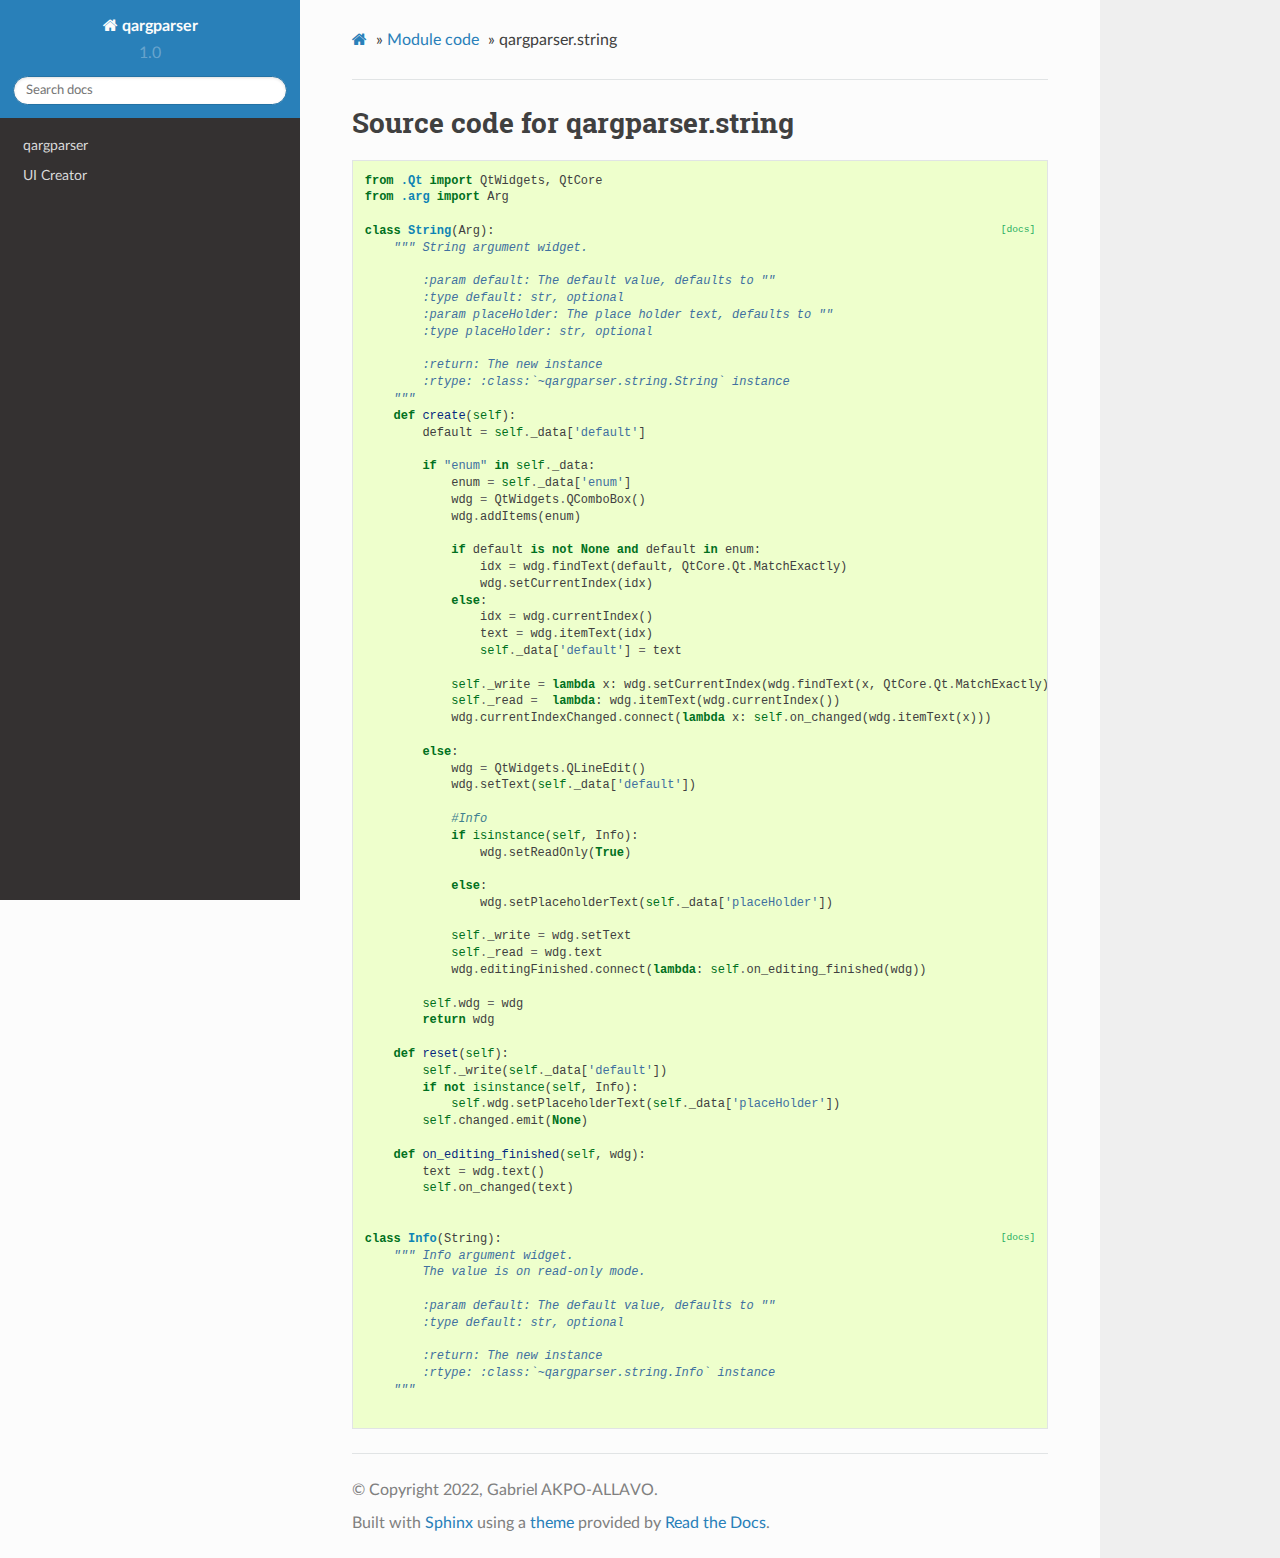
<file: docs/_modules/qargparser/string.html>
<!DOCTYPE html>
<html class="writer-html4" lang="en" >
<head>
  <meta charset="utf-8" />
  
  <meta name="viewport" content="width=device-width, initial-scale=1.0" />
  
  <title>qargparser.string &mdash; qargparser 1.0 documentation</title>
  

  
  <link rel="stylesheet" href="../../_static/css/theme.css" type="text/css" />
  <link rel="stylesheet" href="../../_static/pygments.css" type="text/css" />

  
  

  
  

  

  
  <!--[if lt IE 9]>
    <script src="../../_static/js/html5shiv.min.js"></script>
  <![endif]-->
  
    
      <script type="text/javascript">
          var DOCUMENTATION_OPTIONS = {
              URL_ROOT:'../../',
              VERSION:'1.0',
              LANGUAGE:'None',
              COLLAPSE_INDEX:false,
              FILE_SUFFIX:'.html',
              HAS_SOURCE:  true,
              SOURCELINK_SUFFIX: ''
          };
      </script>
        <script type="text/javascript" src="../../_static/jquery.js"></script>
        <script type="text/javascript" src="../../_static/underscore.js"></script>
        <script type="text/javascript" src="../../_static/doctools.js"></script>
    
    <script type="text/javascript" src="../../_static/js/theme.js"></script>

    
    <link rel="index" title="Index" href="../../genindex.html" />
    <link rel="search" title="Search" href="../../search.html" /> 
</head>

<body class="wy-body-for-nav">

   
  <div class="wy-grid-for-nav">
    
    <nav data-toggle="wy-nav-shift" class="wy-nav-side">
      <div class="wy-side-scroll">
        <div class="wy-side-nav-search" >
          

          
            <a href="../../index.html" class="icon icon-home"> qargparser
          

          
          </a>

          
            
            
              <div class="version">
                1.0
              </div>
            
          

          
<div role="search">
  <form id="rtd-search-form" class="wy-form" action="../../search.html" method="get">
    <input type="text" name="q" placeholder="Search docs" />
    <input type="hidden" name="check_keywords" value="yes" />
    <input type="hidden" name="area" value="default" />
  </form>
</div>

          
        </div>

        
        <div class="wy-menu wy-menu-vertical" data-spy="affix" role="navigation" aria-label="main navigation">
          
            
            
              
            
            
              <ul>
<li class="toctree-l1"><a class="reference internal" href="../../qargparser.html">qargparser</a></li>
<li class="toctree-l1"><a class="reference internal" href="../../uiCreator.html">UI Creator</a></li>
</ul>

            
          
        </div>
        
      </div>
    </nav>

    <section data-toggle="wy-nav-shift" class="wy-nav-content-wrap">

      
      <nav class="wy-nav-top" aria-label="top navigation">
        
          <i data-toggle="wy-nav-top" class="fa fa-bars"></i>
          <a href="../../index.html">qargparser</a>
        
      </nav>


      <div class="wy-nav-content">
        
        <div class="rst-content">
        
          

















<div role="navigation" aria-label="breadcrumbs navigation">

  <ul class="wy-breadcrumbs">
    
      <li><a href="../../index.html" class="icon icon-home"></a> &raquo;</li>
        
          <li><a href="../index.html">Module code</a> &raquo;</li>
        
      <li>qargparser.string</li>
    
    
      <li class="wy-breadcrumbs-aside">
        
      </li>
    
  </ul>

  
  <hr/>
</div>
          <div role="main" class="document" itemscope="itemscope" itemtype="http://schema.org/Article">
           <div itemprop="articleBody">
            
  <h1>Source code for qargparser.string</h1><div class="highlight"><pre>
<span></span><span class="kn">from</span> <span class="nn">.Qt</span> <span class="kn">import</span> <span class="n">QtWidgets</span><span class="p">,</span> <span class="n">QtCore</span>
<span class="kn">from</span> <span class="nn">.arg</span> <span class="kn">import</span> <span class="n">Arg</span>

<div class="viewcode-block" id="String"><a class="viewcode-back" href="../../qargparser.html#qargparser.string.String">[docs]</a><span class="k">class</span> <span class="nc">String</span><span class="p">(</span><span class="n">Arg</span><span class="p">):</span>
    <span class="sd">&quot;&quot;&quot; String argument widget. </span>

<span class="sd">        :param default: The default value, defaults to &quot;&quot;</span>
<span class="sd">        :type default: str, optional</span>
<span class="sd">        :param placeHolder: The place holder text, defaults to &quot;&quot;</span>
<span class="sd">        :type placeHolder: str, optional</span>

<span class="sd">        :return: The new instance</span>
<span class="sd">        :rtype: :class:`~qargparser.string.String` instance</span>
<span class="sd">    &quot;&quot;&quot;</span>
    <span class="k">def</span> <span class="nf">create</span><span class="p">(</span><span class="bp">self</span><span class="p">):</span>
        <span class="n">default</span> <span class="o">=</span> <span class="bp">self</span><span class="o">.</span><span class="n">_data</span><span class="p">[</span><span class="s1">&#39;default&#39;</span><span class="p">]</span>

        <span class="k">if</span> <span class="s2">&quot;enum&quot;</span> <span class="ow">in</span> <span class="bp">self</span><span class="o">.</span><span class="n">_data</span><span class="p">:</span>
            <span class="n">enum</span> <span class="o">=</span> <span class="bp">self</span><span class="o">.</span><span class="n">_data</span><span class="p">[</span><span class="s1">&#39;enum&#39;</span><span class="p">]</span>
            <span class="n">wdg</span> <span class="o">=</span> <span class="n">QtWidgets</span><span class="o">.</span><span class="n">QComboBox</span><span class="p">()</span>
            <span class="n">wdg</span><span class="o">.</span><span class="n">addItems</span><span class="p">(</span><span class="n">enum</span><span class="p">)</span>
            
            <span class="k">if</span> <span class="n">default</span> <span class="ow">is</span> <span class="ow">not</span> <span class="kc">None</span> <span class="ow">and</span> <span class="n">default</span> <span class="ow">in</span> <span class="n">enum</span><span class="p">:</span>
                <span class="n">idx</span> <span class="o">=</span> <span class="n">wdg</span><span class="o">.</span><span class="n">findText</span><span class="p">(</span><span class="n">default</span><span class="p">,</span> <span class="n">QtCore</span><span class="o">.</span><span class="n">Qt</span><span class="o">.</span><span class="n">MatchExactly</span><span class="p">)</span>
                <span class="n">wdg</span><span class="o">.</span><span class="n">setCurrentIndex</span><span class="p">(</span><span class="n">idx</span><span class="p">)</span>
            <span class="k">else</span><span class="p">:</span>
                <span class="n">idx</span> <span class="o">=</span> <span class="n">wdg</span><span class="o">.</span><span class="n">currentIndex</span><span class="p">()</span>
                <span class="n">text</span> <span class="o">=</span> <span class="n">wdg</span><span class="o">.</span><span class="n">itemText</span><span class="p">(</span><span class="n">idx</span><span class="p">)</span>
                <span class="bp">self</span><span class="o">.</span><span class="n">_data</span><span class="p">[</span><span class="s1">&#39;default&#39;</span><span class="p">]</span> <span class="o">=</span> <span class="n">text</span>

            <span class="bp">self</span><span class="o">.</span><span class="n">_write</span> <span class="o">=</span> <span class="k">lambda</span> <span class="n">x</span><span class="p">:</span> <span class="n">wdg</span><span class="o">.</span><span class="n">setCurrentIndex</span><span class="p">(</span><span class="n">wdg</span><span class="o">.</span><span class="n">findText</span><span class="p">(</span><span class="n">x</span><span class="p">,</span> <span class="n">QtCore</span><span class="o">.</span><span class="n">Qt</span><span class="o">.</span><span class="n">MatchExactly</span><span class="p">))</span>
            <span class="bp">self</span><span class="o">.</span><span class="n">_read</span> <span class="o">=</span>  <span class="k">lambda</span><span class="p">:</span> <span class="n">wdg</span><span class="o">.</span><span class="n">itemText</span><span class="p">(</span><span class="n">wdg</span><span class="o">.</span><span class="n">currentIndex</span><span class="p">())</span>
            <span class="n">wdg</span><span class="o">.</span><span class="n">currentIndexChanged</span><span class="o">.</span><span class="n">connect</span><span class="p">(</span><span class="k">lambda</span> <span class="n">x</span><span class="p">:</span> <span class="bp">self</span><span class="o">.</span><span class="n">on_changed</span><span class="p">(</span><span class="n">wdg</span><span class="o">.</span><span class="n">itemText</span><span class="p">(</span><span class="n">x</span><span class="p">)))</span>

        <span class="k">else</span><span class="p">:</span>   
            <span class="n">wdg</span> <span class="o">=</span> <span class="n">QtWidgets</span><span class="o">.</span><span class="n">QLineEdit</span><span class="p">()</span>
            <span class="n">wdg</span><span class="o">.</span><span class="n">setText</span><span class="p">(</span><span class="bp">self</span><span class="o">.</span><span class="n">_data</span><span class="p">[</span><span class="s1">&#39;default&#39;</span><span class="p">])</span>

            <span class="c1">#Info</span>
            <span class="k">if</span> <span class="nb">isinstance</span><span class="p">(</span><span class="bp">self</span><span class="p">,</span> <span class="n">Info</span><span class="p">):</span>
                <span class="n">wdg</span><span class="o">.</span><span class="n">setReadOnly</span><span class="p">(</span><span class="kc">True</span><span class="p">)</span>

            <span class="k">else</span><span class="p">:</span>
                <span class="n">wdg</span><span class="o">.</span><span class="n">setPlaceholderText</span><span class="p">(</span><span class="bp">self</span><span class="o">.</span><span class="n">_data</span><span class="p">[</span><span class="s1">&#39;placeHolder&#39;</span><span class="p">])</span>

            <span class="bp">self</span><span class="o">.</span><span class="n">_write</span> <span class="o">=</span> <span class="n">wdg</span><span class="o">.</span><span class="n">setText</span>
            <span class="bp">self</span><span class="o">.</span><span class="n">_read</span> <span class="o">=</span> <span class="n">wdg</span><span class="o">.</span><span class="n">text</span>
            <span class="n">wdg</span><span class="o">.</span><span class="n">editingFinished</span><span class="o">.</span><span class="n">connect</span><span class="p">(</span><span class="k">lambda</span><span class="p">:</span> <span class="bp">self</span><span class="o">.</span><span class="n">on_editing_finished</span><span class="p">(</span><span class="n">wdg</span><span class="p">))</span>

        <span class="bp">self</span><span class="o">.</span><span class="n">wdg</span> <span class="o">=</span> <span class="n">wdg</span>
        <span class="k">return</span> <span class="n">wdg</span>

    <span class="k">def</span> <span class="nf">reset</span><span class="p">(</span><span class="bp">self</span><span class="p">):</span>
        <span class="bp">self</span><span class="o">.</span><span class="n">_write</span><span class="p">(</span><span class="bp">self</span><span class="o">.</span><span class="n">_data</span><span class="p">[</span><span class="s1">&#39;default&#39;</span><span class="p">])</span>
        <span class="k">if</span> <span class="ow">not</span> <span class="nb">isinstance</span><span class="p">(</span><span class="bp">self</span><span class="p">,</span> <span class="n">Info</span><span class="p">):</span>
            <span class="bp">self</span><span class="o">.</span><span class="n">wdg</span><span class="o">.</span><span class="n">setPlaceholderText</span><span class="p">(</span><span class="bp">self</span><span class="o">.</span><span class="n">_data</span><span class="p">[</span><span class="s1">&#39;placeHolder&#39;</span><span class="p">])</span>
        <span class="bp">self</span><span class="o">.</span><span class="n">changed</span><span class="o">.</span><span class="n">emit</span><span class="p">(</span><span class="kc">None</span><span class="p">)</span>

    <span class="k">def</span> <span class="nf">on_editing_finished</span><span class="p">(</span><span class="bp">self</span><span class="p">,</span> <span class="n">wdg</span><span class="p">):</span>
        <span class="n">text</span> <span class="o">=</span> <span class="n">wdg</span><span class="o">.</span><span class="n">text</span><span class="p">()</span>
        <span class="bp">self</span><span class="o">.</span><span class="n">on_changed</span><span class="p">(</span><span class="n">text</span><span class="p">)</span></div>

<div class="viewcode-block" id="Info"><a class="viewcode-back" href="../../qargparser.html#qargparser.string.Info">[docs]</a><span class="k">class</span> <span class="nc">Info</span><span class="p">(</span><span class="n">String</span><span class="p">):</span>
    <span class="sd">&quot;&quot;&quot; Info argument widget. </span>
<span class="sd">        The value is on read-only mode.</span>

<span class="sd">        :param default: The default value, defaults to &quot;&quot;</span>
<span class="sd">        :type default: str, optional</span>

<span class="sd">        :return: The new instance</span>
<span class="sd">        :rtype: :class:`~qargparser.string.Info` instance</span>
<span class="sd">    &quot;&quot;&quot;</span></div>
</pre></div>

           </div>
           
          </div>
          <footer>

  <hr/>

  <div role="contentinfo">
    <p>
        &#169; Copyright 2022, Gabriel AKPO-ALLAVO.

    </p>
  </div>
    
    
    
    Built with <a href="https://www.sphinx-doc.org/">Sphinx</a> using a
    
    <a href="https://github.com/readthedocs/sphinx_rtd_theme">theme</a>
    
    provided by <a href="https://readthedocs.org">Read the Docs</a>. 

</footer>
        </div>
      </div>

    </section>

  </div>
  

  <script type="text/javascript">
      jQuery(function () {
          SphinxRtdTheme.Navigation.enable(true);
      });
  </script>

  
  
    
   

</body>
</html>
</file>
<file: docs/_static/css/theme.css>
html{box-sizing:border-box}*,:after,:before{box-sizing:inherit}article,aside,details,figcaption,figure,footer,header,hgroup,nav,section{display:block}audio,canvas,video{display:inline-block;*display:inline;*zoom:1}[hidden],audio:not([controls]){display:none}*{-webkit-box-sizing:border-box;-moz-box-sizing:border-box;box-sizing:border-box}html{font-size:100%;-webkit-text-size-adjust:100%;-ms-text-size-adjust:100%}body{margin:0}a:active,a:hover{outline:0}abbr[title]{border-bottom:1px dotted}b,strong{font-weight:700}blockquote{margin:0}dfn{font-style:italic}ins{background:#ff9;text-decoration:none}ins,mark{color:#000}mark{background:#ff0;font-style:italic;font-weight:700}.rst-content code,.rst-content tt,code,kbd,pre,samp{font-family:monospace,serif;_font-family:courier new,monospace;font-size:1em}pre{white-space:pre}q{quotes:none}q:after,q:before{content:"";content:none}small{font-size:85%}sub,sup{font-size:75%;line-height:0;position:relative;vertical-align:baseline}sup{top:-.5em}sub{bottom:-.25em}dl,ol,ul{margin:0;padding:0;list-style:none;list-style-image:none}li{list-style:none}dd{margin:0}img{border:0;-ms-interpolation-mode:bicubic;vertical-align:middle;max-width:100%}svg:not(:root){overflow:hidden}figure,form{margin:0}label{cursor:pointer}button,input,select,textarea{font-size:100%;margin:0;vertical-align:baseline;*vertical-align:middle}button,input{line-height:normal}button,input[type=button],input[type=reset],input[type=submit]{cursor:pointer;-webkit-appearance:button;*overflow:visible}button[disabled],input[disabled]{cursor:default}input[type=search]{-webkit-appearance:textfield;-moz-box-sizing:content-box;-webkit-box-sizing:content-box;box-sizing:content-box}textarea{resize:vertical}table{border-collapse:collapse;border-spacing:0}td{vertical-align:top}.chromeframe{margin:.2em 0;background:#ccc;color:#000;padding:.2em 0}.ir{display:block;border:0;text-indent:-999em;overflow:hidden;background-color:transparent;background-repeat:no-repeat;text-align:left;direction:ltr;*line-height:0}.ir br{display:none}.hidden{display:none!important;visibility:hidden}.visuallyhidden{border:0;clip:rect(0 0 0 0);height:1px;margin:-1px;overflow:hidden;padding:0;position:absolute;width:1px}.visuallyhidden.focusable:active,.visuallyhidden.focusable:focus{clip:auto;height:auto;margin:0;overflow:visible;position:static;width:auto}.invisible{visibility:hidden}.relative{position:relative}big,small{font-size:100%}@media print{body,html,section{background:none!important}*{box-shadow:none!important;text-shadow:none!important;filter:none!important;-ms-filter:none!important}a,a:visited{text-decoration:underline}.ir a:after,a[href^="#"]:after,a[href^="javascript:"]:after{content:""}blockquote,pre{page-break-inside:avoid}thead{display:table-header-group}img,tr{page-break-inside:avoid}img{max-width:100%!important}@page{margin:.5cm}.rst-content .toctree-wrapper>p.caption,h2,h3,p{orphans:3;widows:3}.rst-content .toctree-wrapper>p.caption,h2,h3{page-break-after:avoid}}.btn,.fa:before,.icon:before,.rst-content .admonition,.rst-content .admonition-title:before,.rst-content .admonition-todo,.rst-content .attention,.rst-content .caution,.rst-content .code-block-caption .headerlink:before,.rst-content .danger,.rst-content .error,.rst-content .hint,.rst-content .important,.rst-content .note,.rst-content .seealso,.rst-content .tip,.rst-content .warning,.rst-content code.download span:first-child:before,.rst-content dl dt .headerlink:before,.rst-content h1 .headerlink:before,.rst-content h2 .headerlink:before,.rst-content h3 .headerlink:before,.rst-content h4 .headerlink:before,.rst-content h5 .headerlink:before,.rst-content h6 .headerlink:before,.rst-content p.caption .headerlink:before,.rst-content table>caption .headerlink:before,.rst-content tt.download span:first-child:before,.wy-alert,.wy-dropdown .caret:before,.wy-inline-validate.wy-inline-validate-danger .wy-input-context:before,.wy-inline-validate.wy-inline-validate-info .wy-input-context:before,.wy-inline-validate.wy-inline-validate-success .wy-input-context:before,.wy-inline-validate.wy-inline-validate-warning .wy-input-context:before,.wy-menu-vertical li.current>a,.wy-menu-vertical li.current>a span.toctree-expand:before,.wy-menu-vertical li.on a,.wy-menu-vertical li.on a span.toctree-expand:before,.wy-menu-vertical li span.toctree-expand:before,.wy-nav-top a,.wy-side-nav-search .wy-dropdown>a,.wy-side-nav-search>a,input[type=color],input[type=date],input[type=datetime-local],input[type=datetime],input[type=email],input[type=month],input[type=number],input[type=password],input[type=search],input[type=tel],input[type=text],input[type=time],input[type=url],input[type=week],select,textarea{-webkit-font-smoothing:antialiased}.clearfix{*zoom:1}.clearfix:after,.clearfix:before{display:table;content:""}.clearfix:after{clear:both}/*!
 *  Font Awesome 4.7.0 by @davegandy - http://fontawesome.io - @fontawesome
 *  License - http://fontawesome.io/license (Font: SIL OFL 1.1, CSS: MIT License)
 */@font-face{font-family:FontAwesome;src:url(fonts/fontawesome-webfont.eot?674f50d287a8c48dc19ba404d20fe713);src:url(fonts/fontawesome-webfont.eot?674f50d287a8c48dc19ba404d20fe713?#iefix&v=4.7.0) format("embedded-opentype"),url(fonts/fontawesome-webfont.woff2?af7ae505a9eed503f8b8e6982036873e) format("woff2"),url(fonts/fontawesome-webfont.woff?fee66e712a8a08eef5805a46892932ad) format("woff"),url(fonts/fontawesome-webfont.ttf?b06871f281fee6b241d60582ae9369b9) format("truetype"),url(fonts/fontawesome-webfont.svg?912ec66d7572ff821749319396470bde#fontawesomeregular) format("svg");font-weight:400;font-style:normal}.fa,.icon,.rst-content .admonition-title,.rst-content .code-block-caption .headerlink,.rst-content code.download span:first-child,.rst-content dl dt .headerlink,.rst-content h1 .headerlink,.rst-content h2 .headerlink,.rst-content h3 .headerlink,.rst-content h4 .headerlink,.rst-content h5 .headerlink,.rst-content h6 .headerlink,.rst-content p.caption .headerlink,.rst-content table>caption .headerlink,.rst-content tt.download span:first-child,.wy-menu-vertical li.current>a span.toctree-expand,.wy-menu-vertical li.on a span.toctree-expand,.wy-menu-vertical li span.toctree-expand{display:inline-block;font:normal normal normal 14px/1 FontAwesome;font-size:inherit;text-rendering:auto;-webkit-font-smoothing:antialiased;-moz-osx-font-smoothing:grayscale}.fa-lg{font-size:1.33333em;line-height:.75em;vertical-align:-15%}.fa-2x{font-size:2em}.fa-3x{font-size:3em}.fa-4x{font-size:4em}.fa-5x{font-size:5em}.fa-fw{width:1.28571em;text-align:center}.fa-ul{padding-left:0;margin-left:2.14286em;list-style-type:none}.fa-ul>li{position:relative}.fa-li{position:absolute;left:-2.14286em;width:2.14286em;top:.14286em;text-align:center}.fa-li.fa-lg{left:-1.85714em}.fa-border{padding:.2em .25em .15em;border:.08em solid #eee;border-radius:.1em}.fa-pull-left{float:left}.fa-pull-right{float:right}.fa-pull-left.icon,.fa.fa-pull-left,.rst-content .code-block-caption .fa-pull-left.headerlink,.rst-content .fa-pull-left.admonition-title,.rst-content code.download span.fa-pull-left:first-child,.rst-content dl dt .fa-pull-left.headerlink,.rst-content h1 .fa-pull-left.headerlink,.rst-content h2 .fa-pull-left.headerlink,.rst-content h3 .fa-pull-left.headerlink,.rst-content h4 .fa-pull-left.headerlink,.rst-content h5 .fa-pull-left.headerlink,.rst-content h6 .fa-pull-left.headerlink,.rst-content p.caption .fa-pull-left.headerlink,.rst-content table>caption .fa-pull-left.headerlink,.rst-content tt.download span.fa-pull-left:first-child,.wy-menu-vertical li.current>a span.fa-pull-left.toctree-expand,.wy-menu-vertical li.on a span.fa-pull-left.toctree-expand,.wy-menu-vertical li span.fa-pull-left.toctree-expand{margin-right:.3em}.fa-pull-right.icon,.fa.fa-pull-right,.rst-content .code-block-caption .fa-pull-right.headerlink,.rst-content .fa-pull-right.admonition-title,.rst-content code.download span.fa-pull-right:first-child,.rst-content dl dt .fa-pull-right.headerlink,.rst-content h1 .fa-pull-right.headerlink,.rst-content h2 .fa-pull-right.headerlink,.rst-content h3 .fa-pull-right.headerlink,.rst-content h4 .fa-pull-right.headerlink,.rst-content h5 .fa-pull-right.headerlink,.rst-content h6 .fa-pull-right.headerlink,.rst-content p.caption .fa-pull-right.headerlink,.rst-content table>caption .fa-pull-right.headerlink,.rst-content tt.download span.fa-pull-right:first-child,.wy-menu-vertical li.current>a span.fa-pull-right.toctree-expand,.wy-menu-vertical li.on a span.fa-pull-right.toctree-expand,.wy-menu-vertical li span.fa-pull-right.toctree-expand{margin-left:.3em}.pull-right{float:right}.pull-left{float:left}.fa.pull-left,.pull-left.icon,.rst-content .code-block-caption .pull-left.headerlink,.rst-content .pull-left.admonition-title,.rst-content code.download span.pull-left:first-child,.rst-content dl dt .pull-left.headerlink,.rst-content h1 .pull-left.headerlink,.rst-content h2 .pull-left.headerlink,.rst-content h3 .pull-left.headerlink,.rst-content h4 .pull-left.headerlink,.rst-content h5 .pull-left.headerlink,.rst-content h6 .pull-left.headerlink,.rst-content p.caption .pull-left.headerlink,.rst-content table>caption .pull-left.headerlink,.rst-content tt.download span.pull-left:first-child,.wy-menu-vertical li.current>a span.pull-left.toctree-expand,.wy-menu-vertical li.on a span.pull-left.toctree-expand,.wy-menu-vertical li span.pull-left.toctree-expand{margin-right:.3em}.fa.pull-right,.pull-right.icon,.rst-content .code-block-caption .pull-right.headerlink,.rst-content .pull-right.admonition-title,.rst-content code.download span.pull-right:first-child,.rst-content dl dt .pull-right.headerlink,.rst-content h1 .pull-right.headerlink,.rst-content h2 .pull-right.headerlink,.rst-content h3 .pull-right.headerlink,.rst-content h4 .pull-right.headerlink,.rst-content h5 .pull-right.headerlink,.rst-content h6 .pull-right.headerlink,.rst-content p.caption .pull-right.headerlink,.rst-content table>caption .pull-right.headerlink,.rst-content tt.download span.pull-right:first-child,.wy-menu-vertical li.current>a span.pull-right.toctree-expand,.wy-menu-vertical li.on a span.pull-right.toctree-expand,.wy-menu-vertical li span.pull-right.toctree-expand{margin-left:.3em}.fa-spin{-webkit-animation:fa-spin 2s linear infinite;animation:fa-spin 2s linear infinite}.fa-pulse{-webkit-animation:fa-spin 1s steps(8) infinite;animation:fa-spin 1s steps(8) infinite}@-webkit-keyframes fa-spin{0%{-webkit-transform:rotate(0deg);transform:rotate(0deg)}to{-webkit-transform:rotate(359deg);transform:rotate(359deg)}}@keyframes fa-spin{0%{-webkit-transform:rotate(0deg);transform:rotate(0deg)}to{-webkit-transform:rotate(359deg);transform:rotate(359deg)}}.fa-rotate-90{-ms-filter:"progid:DXImageTransform.Microsoft.BasicImage(rotation=1)";-webkit-transform:rotate(90deg);-ms-transform:rotate(90deg);transform:rotate(90deg)}.fa-rotate-180{-ms-filter:"progid:DXImageTransform.Microsoft.BasicImage(rotation=2)";-webkit-transform:rotate(180deg);-ms-transform:rotate(180deg);transform:rotate(180deg)}.fa-rotate-270{-ms-filter:"progid:DXImageTransform.Microsoft.BasicImage(rotation=3)";-webkit-transform:rotate(270deg);-ms-transform:rotate(270deg);transform:rotate(270deg)}.fa-flip-horizontal{-ms-filter:"progid:DXImageTransform.Microsoft.BasicImage(rotation=0, mirror=1)";-webkit-transform:scaleX(-1);-ms-transform:scaleX(-1);transform:scaleX(-1)}.fa-flip-vertical{-ms-filter:"progid:DXImageTransform.Microsoft.BasicImage(rotation=2, mirror=1)";-webkit-transform:scaleY(-1);-ms-transform:scaleY(-1);transform:scaleY(-1)}:root .fa-flip-horizontal,:root .fa-flip-vertical,:root .fa-rotate-90,:root .fa-rotate-180,:root .fa-rotate-270{filter:none}.fa-stack{position:relative;display:inline-block;width:2em;height:2em;line-height:2em;vertical-align:middle}.fa-stack-1x,.fa-stack-2x{position:absolute;left:0;width:100%;text-align:center}.fa-stack-1x{line-height:inherit}.fa-stack-2x{font-size:2em}.fa-inverse{color:#fff}.fa-glass:before{content:""}.fa-music:before{content:""}.fa-search:before,.icon-search:before{content:""}.fa-envelope-o:before{content:""}.fa-heart:before{content:""}.fa-star:before{content:""}.fa-star-o:before{content:""}.fa-user:before{content:""}.fa-film:before{content:""}.fa-th-large:before{content:""}.fa-th:before{content:""}.fa-th-list:before{content:""}.fa-check:before{content:""}.fa-close:before,.fa-remove:before,.fa-times:before{content:""}.fa-search-plus:before{content:""}.fa-search-minus:before{content:""}.fa-power-off:before{content:""}.fa-signal:before{content:""}.fa-cog:before,.fa-gear:before{content:""}.fa-trash-o:before{content:""}.fa-home:before,.icon-home:before{content:""}.fa-file-o:before{content:""}.fa-clock-o:before{content:""}.fa-road:before{content:""}.fa-download:before,.rst-content code.download span:first-child:before,.rst-content tt.download span:first-child:before{content:""}.fa-arrow-circle-o-down:before{content:""}.fa-arrow-circle-o-up:before{content:""}.fa-inbox:before{content:""}.fa-play-circle-o:before{content:""}.fa-repeat:before,.fa-rotate-right:before{content:""}.fa-refresh:before{content:""}.fa-list-alt:before{content:""}.fa-lock:before{content:""}.fa-flag:before{content:""}.fa-headphones:before{content:""}.fa-volume-off:before{content:""}.fa-volume-down:before{content:""}.fa-volume-up:before{content:""}.fa-qrcode:before{content:""}.fa-barcode:before{content:""}.fa-tag:before{content:""}.fa-tags:before{content:""}.fa-book:before,.icon-book:before{content:""}.fa-bookmark:before{content:""}.fa-print:before{content:""}.fa-camera:before{content:""}.fa-font:before{content:""}.fa-bold:before{content:""}.fa-italic:before{content:""}.fa-text-height:before{content:""}.fa-text-width:before{content:""}.fa-align-left:before{content:""}.fa-align-center:before{content:""}.fa-align-right:before{content:""}.fa-align-justify:before{content:""}.fa-list:before{content:""}.fa-dedent:before,.fa-outdent:before{content:""}.fa-indent:before{content:""}.fa-video-camera:before{content:""}.fa-image:before,.fa-photo:before,.fa-picture-o:before{content:""}.fa-pencil:before{content:""}.fa-map-marker:before{content:""}.fa-adjust:before{content:""}.fa-tint:before{content:""}.fa-edit:before,.fa-pencil-square-o:before{content:""}.fa-share-square-o:before{content:""}.fa-check-square-o:before{content:""}.fa-arrows:before{content:""}.fa-step-backward:before{content:""}.fa-fast-backward:before{content:""}.fa-backward:before{content:""}.fa-play:before{content:""}.fa-pause:before{content:""}.fa-stop:before{content:""}.fa-forward:before{content:""}.fa-fast-forward:before{content:""}.fa-step-forward:before{content:""}.fa-eject:before{content:""}.fa-chevron-left:before{content:""}.fa-chevron-right:before{content:""}.fa-plus-circle:before{content:""}.fa-minus-circle:before{content:""}.fa-times-circle:before,.wy-inline-validate.wy-inline-validate-danger .wy-input-context:before{content:""}.fa-check-circle:before,.wy-inline-validate.wy-inline-validate-success .wy-input-context:before{content:""}.fa-question-circle:before{content:""}.fa-info-circle:before{content:""}.fa-crosshairs:before{content:""}.fa-times-circle-o:before{content:""}.fa-check-circle-o:before{content:""}.fa-ban:before{content:""}.fa-arrow-left:before{content:""}.fa-arrow-right:before{content:""}.fa-arrow-up:before{content:""}.fa-arrow-down:before{content:""}.fa-mail-forward:before,.fa-share:before{content:""}.fa-expand:before{content:""}.fa-compress:before{content:""}.fa-plus:before{content:""}.fa-minus:before{content:""}.fa-asterisk:before{content:""}.fa-exclamation-circle:before,.rst-content .admonition-title:before,.wy-inline-validate.wy-inline-validate-info .wy-input-context:before,.wy-inline-validate.wy-inline-validate-warning .wy-input-context:before{content:""}.fa-gift:before{content:""}.fa-leaf:before{content:""}.fa-fire:before,.icon-fire:before{content:""}.fa-eye:before{content:""}.fa-eye-slash:before{content:""}.fa-exclamation-triangle:before,.fa-warning:before{content:""}.fa-plane:before{content:""}.fa-calendar:before{content:""}.fa-random:before{content:""}.fa-comment:before{content:""}.fa-magnet:before{content:""}.fa-chevron-up:before{content:""}.fa-chevron-down:before{content:""}.fa-retweet:before{content:""}.fa-shopping-cart:before{content:""}.fa-folder:before{content:""}.fa-folder-open:before{content:""}.fa-arrows-v:before{content:""}.fa-arrows-h:before{content:""}.fa-bar-chart-o:before,.fa-bar-chart:before{content:""}.fa-twitter-square:before{content:""}.fa-facebook-square:before{content:""}.fa-camera-retro:before{content:""}.fa-key:before{content:""}.fa-cogs:before,.fa-gears:before{content:""}.fa-comments:before{content:""}.fa-thumbs-o-up:before{content:""}.fa-thumbs-o-down:before{content:""}.fa-star-half:before{content:""}.fa-heart-o:before{content:""}.fa-sign-out:before{content:""}.fa-linkedin-square:before{content:""}.fa-thumb-tack:before{content:""}.fa-external-link:before{content:""}.fa-sign-in:before{content:""}.fa-trophy:before{content:""}.fa-github-square:before{content:""}.fa-upload:before{content:""}.fa-lemon-o:before{content:""}.fa-phone:before{content:""}.fa-square-o:before{content:""}.fa-bookmark-o:before{content:""}.fa-phone-square:before{content:""}.fa-twitter:before{content:""}.fa-facebook-f:before,.fa-facebook:before{content:""}.fa-github:before,.icon-github:before{content:""}.fa-unlock:before{content:""}.fa-credit-card:before{content:""}.fa-feed:before,.fa-rss:before{content:""}.fa-hdd-o:before{content:""}.fa-bullhorn:before{content:""}.fa-bell:before{content:""}.fa-certificate:before{content:""}.fa-hand-o-right:before{content:""}.fa-hand-o-left:before{content:""}.fa-hand-o-up:before{content:""}.fa-hand-o-down:before{content:""}.fa-arrow-circle-left:before,.icon-circle-arrow-left:before{content:""}.fa-arrow-circle-right:before,.icon-circle-arrow-right:before{content:""}.fa-arrow-circle-up:before{content:""}.fa-arrow-circle-down:before{content:""}.fa-globe:before{content:""}.fa-wrench:before{content:""}.fa-tasks:before{content:""}.fa-filter:before{content:""}.fa-briefcase:before{content:""}.fa-arrows-alt:before{content:""}.fa-group:before,.fa-users:before{content:""}.fa-chain:before,.fa-link:before,.icon-link:before{content:""}.fa-cloud:before{content:""}.fa-flask:before{content:""}.fa-cut:before,.fa-scissors:before{content:""}.fa-copy:before,.fa-files-o:before{content:""}.fa-paperclip:before{content:""}.fa-floppy-o:before,.fa-save:before{content:""}.fa-square:before{content:""}.fa-bars:before,.fa-navicon:before,.fa-reorder:before{content:""}.fa-list-ul:before{content:""}.fa-list-ol:before{content:""}.fa-strikethrough:before{content:""}.fa-underline:before{content:""}.fa-table:before{content:""}.fa-magic:before{content:""}.fa-truck:before{content:""}.fa-pinterest:before{content:""}.fa-pinterest-square:before{content:""}.fa-google-plus-square:before{content:""}.fa-google-plus:before{content:""}.fa-money:before{content:""}.fa-caret-down:before,.icon-caret-down:before,.wy-dropdown .caret:before{content:""}.fa-caret-up:before{content:""}.fa-caret-left:before{content:""}.fa-caret-right:before{content:""}.fa-columns:before{content:""}.fa-sort:before,.fa-unsorted:before{content:""}.fa-sort-desc:before,.fa-sort-down:before{content:""}.fa-sort-asc:before,.fa-sort-up:before{content:""}.fa-envelope:before{content:""}.fa-linkedin:before{content:""}.fa-rotate-left:before,.fa-undo:before{content:""}.fa-gavel:before,.fa-legal:before{content:""}.fa-dashboard:before,.fa-tachometer:before{content:""}.fa-comment-o:before{content:""}.fa-comments-o:before{content:""}.fa-bolt:before,.fa-flash:before{content:""}.fa-sitemap:before{content:""}.fa-umbrella:before{content:""}.fa-clipboard:before,.fa-paste:before{content:""}.fa-lightbulb-o:before{content:""}.fa-exchange:before{content:""}.fa-cloud-download:before{content:""}.fa-cloud-upload:before{content:""}.fa-user-md:before{content:""}.fa-stethoscope:before{content:""}.fa-suitcase:before{content:""}.fa-bell-o:before{content:""}.fa-coffee:before{content:""}.fa-cutlery:before{content:""}.fa-file-text-o:before{content:""}.fa-building-o:before{content:""}.fa-hospital-o:before{content:""}.fa-ambulance:before{content:""}.fa-medkit:before{content:""}.fa-fighter-jet:before{content:""}.fa-beer:before{content:""}.fa-h-square:before{content:""}.fa-plus-square:before{content:""}.fa-angle-double-left:before{content:""}.fa-angle-double-right:before{content:""}.fa-angle-double-up:before{content:""}.fa-angle-double-down:before{content:""}.fa-angle-left:before{content:""}.fa-angle-right:before{content:""}.fa-angle-up:before{content:""}.fa-angle-down:before{content:""}.fa-desktop:before{content:""}.fa-laptop:before{content:""}.fa-tablet:before{content:""}.fa-mobile-phone:before,.fa-mobile:before{content:""}.fa-circle-o:before{content:""}.fa-quote-left:before{content:""}.fa-quote-right:before{content:""}.fa-spinner:before{content:""}.fa-circle:before{content:""}.fa-mail-reply:before,.fa-reply:before{content:""}.fa-github-alt:before{content:""}.fa-folder-o:before{content:""}.fa-folder-open-o:before{content:""}.fa-smile-o:before{content:""}.fa-frown-o:before{content:""}.fa-meh-o:before{content:""}.fa-gamepad:before{content:""}.fa-keyboard-o:before{content:""}.fa-flag-o:before{content:""}.fa-flag-checkered:before{content:""}.fa-terminal:before{content:""}.fa-code:before{content:""}.fa-mail-reply-all:before,.fa-reply-all:before{content:""}.fa-star-half-empty:before,.fa-star-half-full:before,.fa-star-half-o:before{content:""}.fa-location-arrow:before{content:""}.fa-crop:before{content:""}.fa-code-fork:before{content:""}.fa-chain-broken:before,.fa-unlink:before{content:""}.fa-question:before{content:""}.fa-info:before{content:""}.fa-exclamation:before{content:""}.fa-superscript:before{content:""}.fa-subscript:before{content:""}.fa-eraser:before{content:""}.fa-puzzle-piece:before{content:""}.fa-microphone:before{content:""}.fa-microphone-slash:before{content:""}.fa-shield:before{content:""}.fa-calendar-o:before{content:""}.fa-fire-extinguisher:before{content:""}.fa-rocket:before{content:""}.fa-maxcdn:before{content:""}.fa-chevron-circle-left:before{content:""}.fa-chevron-circle-right:before{content:""}.fa-chevron-circle-up:before{content:""}.fa-chevron-circle-down:before{content:""}.fa-html5:before{content:""}.fa-css3:before{content:""}.fa-anchor:before{content:""}.fa-unlock-alt:before{content:""}.fa-bullseye:before{content:""}.fa-ellipsis-h:before{content:""}.fa-ellipsis-v:before{content:""}.fa-rss-square:before{content:""}.fa-play-circle:before{content:""}.fa-ticket:before{content:""}.fa-minus-square:before{content:""}.fa-minus-square-o:before,.wy-menu-vertical li.current>a span.toctree-expand:before,.wy-menu-vertical li.on a span.toctree-expand:before{content:""}.fa-level-up:before{content:""}.fa-level-down:before{content:""}.fa-check-square:before{content:""}.fa-pencil-square:before{content:""}.fa-external-link-square:before{content:""}.fa-share-square:before{content:""}.fa-compass:before{content:""}.fa-caret-square-o-down:before,.fa-toggle-down:before{content:""}.fa-caret-square-o-up:before,.fa-toggle-up:before{content:""}.fa-caret-square-o-right:before,.fa-toggle-right:before{content:""}.fa-eur:before,.fa-euro:before{content:""}.fa-gbp:before{content:""}.fa-dollar:before,.fa-usd:before{content:""}.fa-inr:before,.fa-rupee:before{content:""}.fa-cny:before,.fa-jpy:before,.fa-rmb:before,.fa-yen:before{content:""}.fa-rouble:before,.fa-rub:before,.fa-ruble:before{content:""}.fa-krw:before,.fa-won:before{content:""}.fa-bitcoin:before,.fa-btc:before{content:""}.fa-file:before{content:""}.fa-file-text:before{content:""}.fa-sort-alpha-asc:before{content:""}.fa-sort-alpha-desc:before{content:""}.fa-sort-amount-asc:before{content:""}.fa-sort-amount-desc:before{content:""}.fa-sort-numeric-asc:before{content:""}.fa-sort-numeric-desc:before{content:""}.fa-thumbs-up:before{content:""}.fa-thumbs-down:before{content:""}.fa-youtube-square:before{content:""}.fa-youtube:before{content:""}.fa-xing:before{content:""}.fa-xing-square:before{content:""}.fa-youtube-play:before{content:""}.fa-dropbox:before{content:""}.fa-stack-overflow:before{content:""}.fa-instagram:before{content:""}.fa-flickr:before{content:""}.fa-adn:before{content:""}.fa-bitbucket:before,.icon-bitbucket:before{content:""}.fa-bitbucket-square:before{content:""}.fa-tumblr:before{content:""}.fa-tumblr-square:before{content:""}.fa-long-arrow-down:before{content:""}.fa-long-arrow-up:before{content:""}.fa-long-arrow-left:before{content:""}.fa-long-arrow-right:before{content:""}.fa-apple:before{content:""}.fa-windows:before{content:""}.fa-android:before{content:""}.fa-linux:before{content:""}.fa-dribbble:before{content:""}.fa-skype:before{content:""}.fa-foursquare:before{content:""}.fa-trello:before{content:""}.fa-female:before{content:""}.fa-male:before{content:""}.fa-gittip:before,.fa-gratipay:before{content:""}.fa-sun-o:before{content:""}.fa-moon-o:before{content:""}.fa-archive:before{content:""}.fa-bug:before{content:""}.fa-vk:before{content:""}.fa-weibo:before{content:""}.fa-renren:before{content:""}.fa-pagelines:before{content:""}.fa-stack-exchange:before{content:""}.fa-arrow-circle-o-right:before{content:""}.fa-arrow-circle-o-left:before{content:""}.fa-caret-square-o-left:before,.fa-toggle-left:before{content:""}.fa-dot-circle-o:before{content:""}.fa-wheelchair:before{content:""}.fa-vimeo-square:before{content:""}.fa-try:before,.fa-turkish-lira:before{content:""}.fa-plus-square-o:before,.wy-menu-vertical li span.toctree-expand:before{content:""}.fa-space-shuttle:before{content:""}.fa-slack:before{content:""}.fa-envelope-square:before{content:""}.fa-wordpress:before{content:""}.fa-openid:before{content:""}.fa-bank:before,.fa-institution:before,.fa-university:before{content:""}.fa-graduation-cap:before,.fa-mortar-board:before{content:""}.fa-yahoo:before{content:""}.fa-google:before{content:""}.fa-reddit:before{content:""}.fa-reddit-square:before{content:""}.fa-stumbleupon-circle:before{content:""}.fa-stumbleupon:before{content:""}.fa-delicious:before{content:""}.fa-digg:before{content:""}.fa-pied-piper-pp:before{content:""}.fa-pied-piper-alt:before{content:""}.fa-drupal:before{content:""}.fa-joomla:before{content:""}.fa-language:before{content:""}.fa-fax:before{content:""}.fa-building:before{content:""}.fa-child:before{content:""}.fa-paw:before{content:""}.fa-spoon:before{content:""}.fa-cube:before{content:""}.fa-cubes:before{content:""}.fa-behance:before{content:""}.fa-behance-square:before{content:""}.fa-steam:before{content:""}.fa-steam-square:before{content:""}.fa-recycle:before{content:""}.fa-automobile:before,.fa-car:before{content:""}.fa-cab:before,.fa-taxi:before{content:""}.fa-tree:before{content:""}.fa-spotify:before{content:""}.fa-deviantart:before{content:""}.fa-soundcloud:before{content:""}.fa-database:before{content:""}.fa-file-pdf-o:before{content:""}.fa-file-word-o:before{content:""}.fa-file-excel-o:before{content:""}.fa-file-powerpoint-o:before{content:""}.fa-file-image-o:before,.fa-file-photo-o:before,.fa-file-picture-o:before{content:""}.fa-file-archive-o:before,.fa-file-zip-o:before{content:""}.fa-file-audio-o:before,.fa-file-sound-o:before{content:""}.fa-file-movie-o:before,.fa-file-video-o:before{content:""}.fa-file-code-o:before{content:""}.fa-vine:before{content:""}.fa-codepen:before{content:""}.fa-jsfiddle:before{content:""}.fa-life-bouy:before,.fa-life-buoy:before,.fa-life-ring:before,.fa-life-saver:before,.fa-support:before{content:""}.fa-circle-o-notch:before{content:""}.fa-ra:before,.fa-rebel:before,.fa-resistance:before{content:""}.fa-empire:before,.fa-ge:before{content:""}.fa-git-square:before{content:""}.fa-git:before{content:""}.fa-hacker-news:before,.fa-y-combinator-square:before,.fa-yc-square:before{content:""}.fa-tencent-weibo:before{content:""}.fa-qq:before{content:""}.fa-wechat:before,.fa-weixin:before{content:""}.fa-paper-plane:before,.fa-send:before{content:""}.fa-paper-plane-o:before,.fa-send-o:before{content:""}.fa-history:before{content:""}.fa-circle-thin:before{content:""}.fa-header:before{content:""}.fa-paragraph:before{content:""}.fa-sliders:before{content:""}.fa-share-alt:before{content:""}.fa-share-alt-square:before{content:""}.fa-bomb:before{content:""}.fa-futbol-o:before,.fa-soccer-ball-o:before{content:""}.fa-tty:before{content:""}.fa-binoculars:before{content:""}.fa-plug:before{content:""}.fa-slideshare:before{content:""}.fa-twitch:before{content:""}.fa-yelp:before{content:""}.fa-newspaper-o:before{content:""}.fa-wifi:before{content:""}.fa-calculator:before{content:""}.fa-paypal:before{content:""}.fa-google-wallet:before{content:""}.fa-cc-visa:before{content:""}.fa-cc-mastercard:before{content:""}.fa-cc-discover:before{content:""}.fa-cc-amex:before{content:""}.fa-cc-paypal:before{content:""}.fa-cc-stripe:before{content:""}.fa-bell-slash:before{content:""}.fa-bell-slash-o:before{content:""}.fa-trash:before{content:""}.fa-copyright:before{content:""}.fa-at:before{content:""}.fa-eyedropper:before{content:""}.fa-paint-brush:before{content:""}.fa-birthday-cake:before{content:""}.fa-area-chart:before{content:""}.fa-pie-chart:before{content:""}.fa-line-chart:before{content:""}.fa-lastfm:before{content:""}.fa-lastfm-square:before{content:""}.fa-toggle-off:before{content:""}.fa-toggle-on:before{content:""}.fa-bicycle:before{content:""}.fa-bus:before{content:""}.fa-ioxhost:before{content:""}.fa-angellist:before{content:""}.fa-cc:before{content:""}.fa-ils:before,.fa-shekel:before,.fa-sheqel:before{content:""}.fa-meanpath:before{content:""}.fa-buysellads:before{content:""}.fa-connectdevelop:before{content:""}.fa-dashcube:before{content:""}.fa-forumbee:before{content:""}.fa-leanpub:before{content:""}.fa-sellsy:before{content:""}.fa-shirtsinbulk:before{content:""}.fa-simplybuilt:before{content:""}.fa-skyatlas:before{content:""}.fa-cart-plus:before{content:""}.fa-cart-arrow-down:before{content:""}.fa-diamond:before{content:""}.fa-ship:before{content:""}.fa-user-secret:before{content:""}.fa-motorcycle:before{content:""}.fa-street-view:before{content:""}.fa-heartbeat:before{content:""}.fa-venus:before{content:""}.fa-mars:before{content:""}.fa-mercury:before{content:""}.fa-intersex:before,.fa-transgender:before{content:""}.fa-transgender-alt:before{content:""}.fa-venus-double:before{content:""}.fa-mars-double:before{content:""}.fa-venus-mars:before{content:""}.fa-mars-stroke:before{content:""}.fa-mars-stroke-v:before{content:""}.fa-mars-stroke-h:before{content:""}.fa-neuter:before{content:""}.fa-genderless:before{content:""}.fa-facebook-official:before{content:""}.fa-pinterest-p:before{content:""}.fa-whatsapp:before{content:""}.fa-server:before{content:""}.fa-user-plus:before{content:""}.fa-user-times:before{content:""}.fa-bed:before,.fa-hotel:before{content:""}.fa-viacoin:before{content:""}.fa-train:before{content:""}.fa-subway:before{content:""}.fa-medium:before{content:""}.fa-y-combinator:before,.fa-yc:before{content:""}.fa-optin-monster:before{content:""}.fa-opencart:before{content:""}.fa-expeditedssl:before{content:""}.fa-battery-4:before,.fa-battery-full:before,.fa-battery:before{content:""}.fa-battery-3:before,.fa-battery-three-quarters:before{content:""}.fa-battery-2:before,.fa-battery-half:before{content:""}.fa-battery-1:before,.fa-battery-quarter:before{content:""}.fa-battery-0:before,.fa-battery-empty:before{content:""}.fa-mouse-pointer:before{content:""}.fa-i-cursor:before{content:""}.fa-object-group:before{content:""}.fa-object-ungroup:before{content:""}.fa-sticky-note:before{content:""}.fa-sticky-note-o:before{content:""}.fa-cc-jcb:before{content:""}.fa-cc-diners-club:before{content:""}.fa-clone:before{content:""}.fa-balance-scale:before{content:""}.fa-hourglass-o:before{content:""}.fa-hourglass-1:before,.fa-hourglass-start:before{content:""}.fa-hourglass-2:before,.fa-hourglass-half:before{content:""}.fa-hourglass-3:before,.fa-hourglass-end:before{content:""}.fa-hourglass:before{content:""}.fa-hand-grab-o:before,.fa-hand-rock-o:before{content:""}.fa-hand-paper-o:before,.fa-hand-stop-o:before{content:""}.fa-hand-scissors-o:before{content:""}.fa-hand-lizard-o:before{content:""}.fa-hand-spock-o:before{content:""}.fa-hand-pointer-o:before{content:""}.fa-hand-peace-o:before{content:""}.fa-trademark:before{content:""}.fa-registered:before{content:""}.fa-creative-commons:before{content:""}.fa-gg:before{content:""}.fa-gg-circle:before{content:""}.fa-tripadvisor:before{content:""}.fa-odnoklassniki:before{content:""}.fa-odnoklassniki-square:before{content:""}.fa-get-pocket:before{content:""}.fa-wikipedia-w:before{content:""}.fa-safari:before{content:""}.fa-chrome:before{content:""}.fa-firefox:before{content:""}.fa-opera:before{content:""}.fa-internet-explorer:before{content:""}.fa-television:before,.fa-tv:before{content:""}.fa-contao:before{content:""}.fa-500px:before{content:""}.fa-amazon:before{content:""}.fa-calendar-plus-o:before{content:""}.fa-calendar-minus-o:before{content:""}.fa-calendar-times-o:before{content:""}.fa-calendar-check-o:before{content:""}.fa-industry:before{content:""}.fa-map-pin:before{content:""}.fa-map-signs:before{content:""}.fa-map-o:before{content:""}.fa-map:before{content:""}.fa-commenting:before{content:""}.fa-commenting-o:before{content:""}.fa-houzz:before{content:""}.fa-vimeo:before{content:""}.fa-black-tie:before{content:""}.fa-fonticons:before{content:""}.fa-reddit-alien:before{content:""}.fa-edge:before{content:""}.fa-credit-card-alt:before{content:""}.fa-codiepie:before{content:""}.fa-modx:before{content:""}.fa-fort-awesome:before{content:""}.fa-usb:before{content:""}.fa-product-hunt:before{content:""}.fa-mixcloud:before{content:""}.fa-scribd:before{content:""}.fa-pause-circle:before{content:""}.fa-pause-circle-o:before{content:""}.fa-stop-circle:before{content:""}.fa-stop-circle-o:before{content:""}.fa-shopping-bag:before{content:""}.fa-shopping-basket:before{content:""}.fa-hashtag:before{content:""}.fa-bluetooth:before{content:""}.fa-bluetooth-b:before{content:""}.fa-percent:before{content:""}.fa-gitlab:before,.icon-gitlab:before{content:""}.fa-wpbeginner:before{content:""}.fa-wpforms:before{content:""}.fa-envira:before{content:""}.fa-universal-access:before{content:""}.fa-wheelchair-alt:before{content:""}.fa-question-circle-o:before{content:""}.fa-blind:before{content:""}.fa-audio-description:before{content:""}.fa-volume-control-phone:before{content:""}.fa-braille:before{content:""}.fa-assistive-listening-systems:before{content:""}.fa-american-sign-language-interpreting:before,.fa-asl-interpreting:before{content:""}.fa-deaf:before,.fa-deafness:before,.fa-hard-of-hearing:before{content:""}.fa-glide:before{content:""}.fa-glide-g:before{content:""}.fa-sign-language:before,.fa-signing:before{content:""}.fa-low-vision:before{content:""}.fa-viadeo:before{content:""}.fa-viadeo-square:before{content:""}.fa-snapchat:before{content:""}.fa-snapchat-ghost:before{content:""}.fa-snapchat-square:before{content:""}.fa-pied-piper:before{content:""}.fa-first-order:before{content:""}.fa-yoast:before{content:""}.fa-themeisle:before{content:""}.fa-google-plus-circle:before,.fa-google-plus-official:before{content:""}.fa-fa:before,.fa-font-awesome:before{content:""}.fa-handshake-o:before{content:""}.fa-envelope-open:before{content:""}.fa-envelope-open-o:before{content:""}.fa-linode:before{content:""}.fa-address-book:before{content:""}.fa-address-book-o:before{content:""}.fa-address-card:before,.fa-vcard:before{content:""}.fa-address-card-o:before,.fa-vcard-o:before{content:""}.fa-user-circle:before{content:""}.fa-user-circle-o:before{content:""}.fa-user-o:before{content:""}.fa-id-badge:before{content:""}.fa-drivers-license:before,.fa-id-card:before{content:""}.fa-drivers-license-o:before,.fa-id-card-o:before{content:""}.fa-quora:before{content:""}.fa-free-code-camp:before{content:""}.fa-telegram:before{content:""}.fa-thermometer-4:before,.fa-thermometer-full:before,.fa-thermometer:before{content:""}.fa-thermometer-3:before,.fa-thermometer-three-quarters:before{content:""}.fa-thermometer-2:before,.fa-thermometer-half:before{content:""}.fa-thermometer-1:before,.fa-thermometer-quarter:before{content:""}.fa-thermometer-0:before,.fa-thermometer-empty:before{content:""}.fa-shower:before{content:""}.fa-bath:before,.fa-bathtub:before,.fa-s15:before{content:""}.fa-podcast:before{content:""}.fa-window-maximize:before{content:""}.fa-window-minimize:before{content:""}.fa-window-restore:before{content:""}.fa-times-rectangle:before,.fa-window-close:before{content:""}.fa-times-rectangle-o:before,.fa-window-close-o:before{content:""}.fa-bandcamp:before{content:""}.fa-grav:before{content:""}.fa-etsy:before{content:""}.fa-imdb:before{content:""}.fa-ravelry:before{content:""}.fa-eercast:before{content:""}.fa-microchip:before{content:""}.fa-snowflake-o:before{content:""}.fa-superpowers:before{content:""}.fa-wpexplorer:before{content:""}.fa-meetup:before{content:""}.sr-only{position:absolute;width:1px;height:1px;padding:0;margin:-1px;overflow:hidden;clip:rect(0,0,0,0);border:0}.sr-only-focusable:active,.sr-only-focusable:focus{position:static;width:auto;height:auto;margin:0;overflow:visible;clip:auto}.fa,.icon,.rst-content .admonition-title,.rst-content .code-block-caption .headerlink,.rst-content code.download span:first-child,.rst-content dl dt .headerlink,.rst-content h1 .headerlink,.rst-content h2 .headerlink,.rst-content h3 .headerlink,.rst-content h4 .headerlink,.rst-content h5 .headerlink,.rst-content h6 .headerlink,.rst-content p.caption .headerlink,.rst-content table>caption .headerlink,.rst-content tt.download span:first-child,.wy-dropdown .caret,.wy-inline-validate.wy-inline-validate-danger .wy-input-context,.wy-inline-validate.wy-inline-validate-info .wy-input-context,.wy-inline-validate.wy-inline-validate-success .wy-input-context,.wy-inline-validate.wy-inline-validate-warning .wy-input-context,.wy-menu-vertical li.current>a span.toctree-expand,.wy-menu-vertical li.on a span.toctree-expand,.wy-menu-vertical li span.toctree-expand{font-family:inherit}.fa:before,.icon:before,.rst-content .admonition-title:before,.rst-content .code-block-caption .headerlink:before,.rst-content code.download span:first-child:before,.rst-content dl dt .headerlink:before,.rst-content h1 .headerlink:before,.rst-content h2 .headerlink:before,.rst-content h3 .headerlink:before,.rst-content h4 .headerlink:before,.rst-content h5 .headerlink:before,.rst-content h6 .headerlink:before,.rst-content p.caption .headerlink:before,.rst-content table>caption .headerlink:before,.rst-content tt.download span:first-child:before,.wy-dropdown .caret:before,.wy-inline-validate.wy-inline-validate-danger .wy-input-context:before,.wy-inline-validate.wy-inline-validate-info .wy-input-context:before,.wy-inline-validate.wy-inline-validate-success .wy-input-context:before,.wy-inline-validate.wy-inline-validate-warning .wy-input-context:before,.wy-menu-vertical li.current>a span.toctree-expand:before,.wy-menu-vertical li.on a span.toctree-expand:before,.wy-menu-vertical li span.toctree-expand:before{font-family:FontAwesome;display:inline-block;font-style:normal;font-weight:400;line-height:1;text-decoration:inherit}.rst-content .code-block-caption a .headerlink,.rst-content a .admonition-title,.rst-content code.download a span:first-child,.rst-content dl dt a .headerlink,.rst-content h1 a .headerlink,.rst-content h2 a .headerlink,.rst-content h3 a .headerlink,.rst-content h4 a .headerlink,.rst-content h5 a .headerlink,.rst-content h6 a .headerlink,.rst-content p.caption a .headerlink,.rst-content table>caption a .headerlink,.rst-content tt.download a span:first-child,.wy-menu-vertical li.current>a span.toctree-expand,.wy-menu-vertical li.on a span.toctree-expand,.wy-menu-vertical li a span.toctree-expand,a .fa,a .icon,a .rst-content .admonition-title,a .rst-content .code-block-caption .headerlink,a .rst-content code.download span:first-child,a .rst-content dl dt .headerlink,a .rst-content h1 .headerlink,a .rst-content h2 .headerlink,a .rst-content h3 .headerlink,a .rst-content h4 .headerlink,a .rst-content h5 .headerlink,a .rst-content h6 .headerlink,a .rst-content p.caption .headerlink,a .rst-content table>caption .headerlink,a .rst-content tt.download span:first-child,a .wy-menu-vertical li span.toctree-expand{display:inline-block;text-decoration:inherit}.btn .fa,.btn .icon,.btn .rst-content .admonition-title,.btn .rst-content .code-block-caption .headerlink,.btn .rst-content code.download span:first-child,.btn .rst-content dl dt .headerlink,.btn .rst-content h1 .headerlink,.btn .rst-content h2 .headerlink,.btn .rst-content h3 .headerlink,.btn .rst-content h4 .headerlink,.btn .rst-content h5 .headerlink,.btn .rst-content h6 .headerlink,.btn .rst-content p.caption .headerlink,.btn .rst-content table>caption .headerlink,.btn .rst-content tt.download span:first-child,.btn .wy-menu-vertical li.current>a span.toctree-expand,.btn .wy-menu-vertical li.on a span.toctree-expand,.btn .wy-menu-vertical li span.toctree-expand,.nav .fa,.nav .icon,.nav .rst-content .admonition-title,.nav .rst-content .code-block-caption .headerlink,.nav .rst-content code.download span:first-child,.nav .rst-content dl dt .headerlink,.nav .rst-content h1 .headerlink,.nav .rst-content h2 .headerlink,.nav .rst-content h3 .headerlink,.nav .rst-content h4 .headerlink,.nav .rst-content h5 .headerlink,.nav .rst-content h6 .headerlink,.nav .rst-content p.caption .headerlink,.nav .rst-content table>caption .headerlink,.nav .rst-content tt.download span:first-child,.nav .wy-menu-vertical li.current>a span.toctree-expand,.nav .wy-menu-vertical li.on a span.toctree-expand,.nav .wy-menu-vertical li span.toctree-expand,.rst-content .btn .admonition-title,.rst-content .code-block-caption .btn .headerlink,.rst-content .code-block-caption .nav .headerlink,.rst-content .nav .admonition-title,.rst-content code.download .btn span:first-child,.rst-content code.download .nav span:first-child,.rst-content dl dt .btn .headerlink,.rst-content dl dt .nav .headerlink,.rst-content h1 .btn .headerlink,.rst-content h1 .nav .headerlink,.rst-content h2 .btn .headerlink,.rst-content h2 .nav .headerlink,.rst-content h3 .btn .headerlink,.rst-content h3 .nav .headerlink,.rst-content h4 .btn .headerlink,.rst-content h4 .nav .headerlink,.rst-content h5 .btn .headerlink,.rst-content h5 .nav .headerlink,.rst-content h6 .btn .headerlink,.rst-content h6 .nav .headerlink,.rst-content p.caption .btn .headerlink,.rst-content p.caption .nav .headerlink,.rst-content table>caption .btn .headerlink,.rst-content table>caption .nav .headerlink,.rst-content tt.download .btn span:first-child,.rst-content tt.download .nav span:first-child,.wy-menu-vertical li .btn span.toctree-expand,.wy-menu-vertical li.current>a .btn span.toctree-expand,.wy-menu-vertical li.current>a .nav span.toctree-expand,.wy-menu-vertical li .nav span.toctree-expand,.wy-menu-vertical li.on a .btn span.toctree-expand,.wy-menu-vertical li.on a .nav span.toctree-expand{display:inline}.btn .fa-large.icon,.btn .fa.fa-large,.btn .rst-content .code-block-caption .fa-large.headerlink,.btn .rst-content .fa-large.admonition-title,.btn .rst-content code.download span.fa-large:first-child,.btn .rst-content dl dt .fa-large.headerlink,.btn .rst-content h1 .fa-large.headerlink,.btn .rst-content h2 .fa-large.headerlink,.btn .rst-content h3 .fa-large.headerlink,.btn .rst-content h4 .fa-large.headerlink,.btn .rst-content h5 .fa-large.headerlink,.btn .rst-content h6 .fa-large.headerlink,.btn .rst-content p.caption .fa-large.headerlink,.btn .rst-content table>caption .fa-large.headerlink,.btn .rst-content tt.download span.fa-large:first-child,.btn .wy-menu-vertical li span.fa-large.toctree-expand,.nav .fa-large.icon,.nav .fa.fa-large,.nav .rst-content .code-block-caption .fa-large.headerlink,.nav .rst-content .fa-large.admonition-title,.nav .rst-content code.download span.fa-large:first-child,.nav .rst-content dl dt .fa-large.headerlink,.nav .rst-content h1 .fa-large.headerlink,.nav .rst-content h2 .fa-large.headerlink,.nav .rst-content h3 .fa-large.headerlink,.nav .rst-content h4 .fa-large.headerlink,.nav .rst-content h5 .fa-large.headerlink,.nav .rst-content h6 .fa-large.headerlink,.nav .rst-content p.caption .fa-large.headerlink,.nav .rst-content table>caption .fa-large.headerlink,.nav .rst-content tt.download span.fa-large:first-child,.nav .wy-menu-vertical li span.fa-large.toctree-expand,.rst-content .btn .fa-large.admonition-title,.rst-content .code-block-caption .btn .fa-large.headerlink,.rst-content .code-block-caption .nav .fa-large.headerlink,.rst-content .nav .fa-large.admonition-title,.rst-content code.download .btn span.fa-large:first-child,.rst-content code.download .nav span.fa-large:first-child,.rst-content dl dt .btn .fa-large.headerlink,.rst-content dl dt .nav .fa-large.headerlink,.rst-content h1 .btn .fa-large.headerlink,.rst-content h1 .nav .fa-large.headerlink,.rst-content h2 .btn .fa-large.headerlink,.rst-content h2 .nav .fa-large.headerlink,.rst-content h3 .btn .fa-large.headerlink,.rst-content h3 .nav .fa-large.headerlink,.rst-content h4 .btn .fa-large.headerlink,.rst-content h4 .nav .fa-large.headerlink,.rst-content h5 .btn .fa-large.headerlink,.rst-content h5 .nav .fa-large.headerlink,.rst-content h6 .btn .fa-large.headerlink,.rst-content h6 .nav .fa-large.headerlink,.rst-content p.caption .btn .fa-large.headerlink,.rst-content p.caption .nav .fa-large.headerlink,.rst-content table>caption .btn .fa-large.headerlink,.rst-content table>caption .nav .fa-large.headerlink,.rst-content tt.download .btn span.fa-large:first-child,.rst-content tt.download .nav span.fa-large:first-child,.wy-menu-vertical li .btn span.fa-large.toctree-expand,.wy-menu-vertical li .nav span.fa-large.toctree-expand{line-height:.9em}.btn .fa-spin.icon,.btn .fa.fa-spin,.btn .rst-content .code-block-caption .fa-spin.headerlink,.btn .rst-content .fa-spin.admonition-title,.btn .rst-content code.download span.fa-spin:first-child,.btn .rst-content dl dt .fa-spin.headerlink,.btn .rst-content h1 .fa-spin.headerlink,.btn .rst-content h2 .fa-spin.headerlink,.btn .rst-content h3 .fa-spin.headerlink,.btn .rst-content h4 .fa-spin.headerlink,.btn .rst-content h5 .fa-spin.headerlink,.btn .rst-content h6 .fa-spin.headerlink,.btn .rst-content p.caption .fa-spin.headerlink,.btn .rst-content table>caption .fa-spin.headerlink,.btn .rst-content tt.download span.fa-spin:first-child,.btn .wy-menu-vertical li span.fa-spin.toctree-expand,.nav .fa-spin.icon,.nav .fa.fa-spin,.nav .rst-content .code-block-caption .fa-spin.headerlink,.nav .rst-content .fa-spin.admonition-title,.nav .rst-content code.download span.fa-spin:first-child,.nav .rst-content dl dt .fa-spin.headerlink,.nav .rst-content h1 .fa-spin.headerlink,.nav .rst-content h2 .fa-spin.headerlink,.nav .rst-content h3 .fa-spin.headerlink,.nav .rst-content h4 .fa-spin.headerlink,.nav .rst-content h5 .fa-spin.headerlink,.nav .rst-content h6 .fa-spin.headerlink,.nav .rst-content p.caption .fa-spin.headerlink,.nav .rst-content table>caption .fa-spin.headerlink,.nav .rst-content tt.download span.fa-spin:first-child,.nav .wy-menu-vertical li span.fa-spin.toctree-expand,.rst-content .btn .fa-spin.admonition-title,.rst-content .code-block-caption .btn .fa-spin.headerlink,.rst-content .code-block-caption .nav .fa-spin.headerlink,.rst-content .nav .fa-spin.admonition-title,.rst-content code.download .btn span.fa-spin:first-child,.rst-content code.download .nav span.fa-spin:first-child,.rst-content dl dt .btn .fa-spin.headerlink,.rst-content dl dt .nav .fa-spin.headerlink,.rst-content h1 .btn .fa-spin.headerlink,.rst-content h1 .nav .fa-spin.headerlink,.rst-content h2 .btn .fa-spin.headerlink,.rst-content h2 .nav .fa-spin.headerlink,.rst-content h3 .btn .fa-spin.headerlink,.rst-content h3 .nav .fa-spin.headerlink,.rst-content h4 .btn .fa-spin.headerlink,.rst-content h4 .nav .fa-spin.headerlink,.rst-content h5 .btn .fa-spin.headerlink,.rst-content h5 .nav .fa-spin.headerlink,.rst-content h6 .btn .fa-spin.headerlink,.rst-content h6 .nav .fa-spin.headerlink,.rst-content p.caption .btn .fa-spin.headerlink,.rst-content p.caption .nav .fa-spin.headerlink,.rst-content table>caption .btn .fa-spin.headerlink,.rst-content table>caption .nav .fa-spin.headerlink,.rst-content tt.download .btn span.fa-spin:first-child,.rst-content tt.download .nav span.fa-spin:first-child,.wy-menu-vertical li .btn span.fa-spin.toctree-expand,.wy-menu-vertical li .nav span.fa-spin.toctree-expand{display:inline-block}.btn.fa:before,.btn.icon:before,.rst-content .btn.admonition-title:before,.rst-content .code-block-caption .btn.headerlink:before,.rst-content code.download span.btn:first-child:before,.rst-content dl dt .btn.headerlink:before,.rst-content h1 .btn.headerlink:before,.rst-content h2 .btn.headerlink:before,.rst-content h3 .btn.headerlink:before,.rst-content h4 .btn.headerlink:before,.rst-content h5 .btn.headerlink:before,.rst-content h6 .btn.headerlink:before,.rst-content p.caption .btn.headerlink:before,.rst-content table>caption .btn.headerlink:before,.rst-content tt.download span.btn:first-child:before,.wy-menu-vertical li span.btn.toctree-expand:before{opacity:.5;-webkit-transition:opacity .05s ease-in;-moz-transition:opacity .05s ease-in;transition:opacity .05s ease-in}.btn.fa:hover:before,.btn.icon:hover:before,.rst-content .btn.admonition-title:hover:before,.rst-content .code-block-caption .btn.headerlink:hover:before,.rst-content code.download span.btn:first-child:hover:before,.rst-content dl dt .btn.headerlink:hover:before,.rst-content h1 .btn.headerlink:hover:before,.rst-content h2 .btn.headerlink:hover:before,.rst-content h3 .btn.headerlink:hover:before,.rst-content h4 .btn.headerlink:hover:before,.rst-content h5 .btn.headerlink:hover:before,.rst-content h6 .btn.headerlink:hover:before,.rst-content p.caption .btn.headerlink:hover:before,.rst-content table>caption .btn.headerlink:hover:before,.rst-content tt.download span.btn:first-child:hover:before,.wy-menu-vertical li span.btn.toctree-expand:hover:before{opacity:1}.btn-mini .fa:before,.btn-mini .icon:before,.btn-mini .rst-content .admonition-title:before,.btn-mini .rst-content .code-block-caption .headerlink:before,.btn-mini .rst-content code.download span:first-child:before,.btn-mini .rst-content dl dt .headerlink:before,.btn-mini .rst-content h1 .headerlink:before,.btn-mini .rst-content h2 .headerlink:before,.btn-mini .rst-content h3 .headerlink:before,.btn-mini .rst-content h4 .headerlink:before,.btn-mini .rst-content h5 .headerlink:before,.btn-mini .rst-content h6 .headerlink:before,.btn-mini .rst-content p.caption .headerlink:before,.btn-mini .rst-content table>caption .headerlink:before,.btn-mini .rst-content tt.download span:first-child:before,.btn-mini .wy-menu-vertical li span.toctree-expand:before,.rst-content .btn-mini .admonition-title:before,.rst-content .code-block-caption .btn-mini .headerlink:before,.rst-content code.download .btn-mini span:first-child:before,.rst-content dl dt .btn-mini .headerlink:before,.rst-content h1 .btn-mini .headerlink:before,.rst-content h2 .btn-mini .headerlink:before,.rst-content h3 .btn-mini .headerlink:before,.rst-content h4 .btn-mini .headerlink:before,.rst-content h5 .btn-mini .headerlink:before,.rst-content h6 .btn-mini .headerlink:before,.rst-content p.caption .btn-mini .headerlink:before,.rst-content table>caption .btn-mini .headerlink:before,.rst-content tt.download .btn-mini span:first-child:before,.wy-menu-vertical li .btn-mini span.toctree-expand:before{font-size:14px;vertical-align:-15%}.rst-content .admonition,.rst-content .admonition-todo,.rst-content .attention,.rst-content .caution,.rst-content .danger,.rst-content .error,.rst-content .hint,.rst-content .important,.rst-content .note,.rst-content .seealso,.rst-content .tip,.rst-content .warning,.wy-alert{padding:12px;line-height:24px;margin-bottom:24px;background:#e7f2fa}.rst-content .admonition-title,.wy-alert-title{font-weight:700;display:block;color:#fff;background:#6ab0de;padding:6px 12px;margin:-12px -12px 12px}.rst-content .danger,.rst-content .error,.rst-content .wy-alert-danger.admonition,.rst-content .wy-alert-danger.admonition-todo,.rst-content .wy-alert-danger.attention,.rst-content .wy-alert-danger.caution,.rst-content .wy-alert-danger.hint,.rst-content .wy-alert-danger.important,.rst-content .wy-alert-danger.note,.rst-content .wy-alert-danger.seealso,.rst-content .wy-alert-danger.tip,.rst-content .wy-alert-danger.warning,.wy-alert.wy-alert-danger{background:#fdf3f2}.rst-content .danger .admonition-title,.rst-content .danger .wy-alert-title,.rst-content .error .admonition-title,.rst-content .error .wy-alert-title,.rst-content .wy-alert-danger.admonition-todo .admonition-title,.rst-content .wy-alert-danger.admonition-todo .wy-alert-title,.rst-content .wy-alert-danger.admonition .admonition-title,.rst-content .wy-alert-danger.admonition .wy-alert-title,.rst-content .wy-alert-danger.attention .admonition-title,.rst-content .wy-alert-danger.attention .wy-alert-title,.rst-content .wy-alert-danger.caution .admonition-title,.rst-content .wy-alert-danger.caution .wy-alert-title,.rst-content .wy-alert-danger.hint .admonition-title,.rst-content .wy-alert-danger.hint .wy-alert-title,.rst-content .wy-alert-danger.important .admonition-title,.rst-content .wy-alert-danger.important .wy-alert-title,.rst-content .wy-alert-danger.note .admonition-title,.rst-content .wy-alert-danger.note .wy-alert-title,.rst-content .wy-alert-danger.seealso .admonition-title,.rst-content .wy-alert-danger.seealso .wy-alert-title,.rst-content .wy-alert-danger.tip .admonition-title,.rst-content .wy-alert-danger.tip .wy-alert-title,.rst-content .wy-alert-danger.warning .admonition-title,.rst-content .wy-alert-danger.warning .wy-alert-title,.rst-content .wy-alert.wy-alert-danger .admonition-title,.wy-alert.wy-alert-danger .rst-content .admonition-title,.wy-alert.wy-alert-danger .wy-alert-title{background:#f29f97}.rst-content .admonition-todo,.rst-content .attention,.rst-content .caution,.rst-content .warning,.rst-content .wy-alert-warning.admonition,.rst-content .wy-alert-warning.danger,.rst-content .wy-alert-warning.error,.rst-content .wy-alert-warning.hint,.rst-content .wy-alert-warning.important,.rst-content .wy-alert-warning.note,.rst-content .wy-alert-warning.seealso,.rst-content .wy-alert-warning.tip,.wy-alert.wy-alert-warning{background:#ffedcc}.rst-content .admonition-todo .admonition-title,.rst-content .admonition-todo .wy-alert-title,.rst-content .attention .admonition-title,.rst-content .attention .wy-alert-title,.rst-content .caution .admonition-title,.rst-content .caution .wy-alert-title,.rst-content .warning .admonition-title,.rst-content .warning .wy-alert-title,.rst-content .wy-alert-warning.admonition .admonition-title,.rst-content .wy-alert-warning.admonition .wy-alert-title,.rst-content .wy-alert-warning.danger .admonition-title,.rst-content .wy-alert-warning.danger .wy-alert-title,.rst-content .wy-alert-warning.error .admonition-title,.rst-content .wy-alert-warning.error .wy-alert-title,.rst-content .wy-alert-warning.hint .admonition-title,.rst-content .wy-alert-warning.hint .wy-alert-title,.rst-content .wy-alert-warning.important .admonition-title,.rst-content .wy-alert-warning.important .wy-alert-title,.rst-content .wy-alert-warning.note .admonition-title,.rst-content .wy-alert-warning.note .wy-alert-title,.rst-content .wy-alert-warning.seealso .admonition-title,.rst-content .wy-alert-warning.seealso .wy-alert-title,.rst-content .wy-alert-warning.tip .admonition-title,.rst-content .wy-alert-warning.tip .wy-alert-title,.rst-content .wy-alert.wy-alert-warning .admonition-title,.wy-alert.wy-alert-warning .rst-content .admonition-title,.wy-alert.wy-alert-warning .wy-alert-title{background:#f0b37e}.rst-content .note,.rst-content .seealso,.rst-content .wy-alert-info.admonition,.rst-content .wy-alert-info.admonition-todo,.rst-content .wy-alert-info.attention,.rst-content .wy-alert-info.caution,.rst-content .wy-alert-info.danger,.rst-content .wy-alert-info.error,.rst-content .wy-alert-info.hint,.rst-content .wy-alert-info.important,.rst-content .wy-alert-info.tip,.rst-content .wy-alert-info.warning,.wy-alert.wy-alert-info{background:#e7f2fa}.rst-content .note .admonition-title,.rst-content .note .wy-alert-title,.rst-content .seealso .admonition-title,.rst-content .seealso .wy-alert-title,.rst-content .wy-alert-info.admonition-todo .admonition-title,.rst-content .wy-alert-info.admonition-todo .wy-alert-title,.rst-content .wy-alert-info.admonition .admonition-title,.rst-content .wy-alert-info.admonition .wy-alert-title,.rst-content .wy-alert-info.attention .admonition-title,.rst-content .wy-alert-info.attention .wy-alert-title,.rst-content .wy-alert-info.caution .admonition-title,.rst-content .wy-alert-info.caution .wy-alert-title,.rst-content .wy-alert-info.danger .admonition-title,.rst-content .wy-alert-info.danger .wy-alert-title,.rst-content .wy-alert-info.error .admonition-title,.rst-content .wy-alert-info.error .wy-alert-title,.rst-content .wy-alert-info.hint .admonition-title,.rst-content .wy-alert-info.hint .wy-alert-title,.rst-content .wy-alert-info.important .admonition-title,.rst-content .wy-alert-info.important .wy-alert-title,.rst-content .wy-alert-info.tip .admonition-title,.rst-content .wy-alert-info.tip .wy-alert-title,.rst-content .wy-alert-info.warning .admonition-title,.rst-content .wy-alert-info.warning .wy-alert-title,.rst-content .wy-alert.wy-alert-info .admonition-title,.wy-alert.wy-alert-info .rst-content .admonition-title,.wy-alert.wy-alert-info .wy-alert-title{background:#6ab0de}.rst-content .hint,.rst-content .important,.rst-content .tip,.rst-content .wy-alert-success.admonition,.rst-content .wy-alert-success.admonition-todo,.rst-content .wy-alert-success.attention,.rst-content .wy-alert-success.caution,.rst-content .wy-alert-success.danger,.rst-content .wy-alert-success.error,.rst-content .wy-alert-success.note,.rst-content .wy-alert-success.seealso,.rst-content .wy-alert-success.warning,.wy-alert.wy-alert-success{background:#dbfaf4}.rst-content .hint .admonition-title,.rst-content .hint .wy-alert-title,.rst-content .important .admonition-title,.rst-content .important .wy-alert-title,.rst-content .tip .admonition-title,.rst-content .tip .wy-alert-title,.rst-content .wy-alert-success.admonition-todo .admonition-title,.rst-content .wy-alert-success.admonition-todo .wy-alert-title,.rst-content .wy-alert-success.admonition .admonition-title,.rst-content .wy-alert-success.admonition .wy-alert-title,.rst-content .wy-alert-success.attention .admonition-title,.rst-content .wy-alert-success.attention .wy-alert-title,.rst-content .wy-alert-success.caution .admonition-title,.rst-content .wy-alert-success.caution .wy-alert-title,.rst-content .wy-alert-success.danger .admonition-title,.rst-content .wy-alert-success.danger .wy-alert-title,.rst-content .wy-alert-success.error .admonition-title,.rst-content .wy-alert-success.error .wy-alert-title,.rst-content .wy-alert-success.note .admonition-title,.rst-content .wy-alert-success.note .wy-alert-title,.rst-content .wy-alert-success.seealso .admonition-title,.rst-content .wy-alert-success.seealso .wy-alert-title,.rst-content .wy-alert-success.warning .admonition-title,.rst-content .wy-alert-success.warning .wy-alert-title,.rst-content .wy-alert.wy-alert-success .admonition-title,.wy-alert.wy-alert-success .rst-content .admonition-title,.wy-alert.wy-alert-success .wy-alert-title{background:#1abc9c}.rst-content .wy-alert-neutral.admonition,.rst-content .wy-alert-neutral.admonition-todo,.rst-content .wy-alert-neutral.attention,.rst-content .wy-alert-neutral.caution,.rst-content .wy-alert-neutral.danger,.rst-content .wy-alert-neutral.error,.rst-content .wy-alert-neutral.hint,.rst-content .wy-alert-neutral.important,.rst-content .wy-alert-neutral.note,.rst-content .wy-alert-neutral.seealso,.rst-content .wy-alert-neutral.tip,.rst-content .wy-alert-neutral.warning,.wy-alert.wy-alert-neutral{background:#f3f6f6}.rst-content .wy-alert-neutral.admonition-todo .admonition-title,.rst-content .wy-alert-neutral.admonition-todo .wy-alert-title,.rst-content .wy-alert-neutral.admonition .admonition-title,.rst-content .wy-alert-neutral.admonition .wy-alert-title,.rst-content .wy-alert-neutral.attention .admonition-title,.rst-content .wy-alert-neutral.attention .wy-alert-title,.rst-content .wy-alert-neutral.caution .admonition-title,.rst-content .wy-alert-neutral.caution .wy-alert-title,.rst-content .wy-alert-neutral.danger .admonition-title,.rst-content .wy-alert-neutral.danger .wy-alert-title,.rst-content .wy-alert-neutral.error .admonition-title,.rst-content .wy-alert-neutral.error .wy-alert-title,.rst-content .wy-alert-neutral.hint .admonition-title,.rst-content .wy-alert-neutral.hint .wy-alert-title,.rst-content .wy-alert-neutral.important .admonition-title,.rst-content .wy-alert-neutral.important .wy-alert-title,.rst-content .wy-alert-neutral.note .admonition-title,.rst-content .wy-alert-neutral.note .wy-alert-title,.rst-content .wy-alert-neutral.seealso .admonition-title,.rst-content .wy-alert-neutral.seealso .wy-alert-title,.rst-content .wy-alert-neutral.tip .admonition-title,.rst-content .wy-alert-neutral.tip .wy-alert-title,.rst-content .wy-alert-neutral.warning .admonition-title,.rst-content .wy-alert-neutral.warning .wy-alert-title,.rst-content .wy-alert.wy-alert-neutral .admonition-title,.wy-alert.wy-alert-neutral .rst-content .admonition-title,.wy-alert.wy-alert-neutral .wy-alert-title{color:#404040;background:#e1e4e5}.rst-content .wy-alert-neutral.admonition-todo a,.rst-content .wy-alert-neutral.admonition a,.rst-content .wy-alert-neutral.attention a,.rst-content .wy-alert-neutral.caution a,.rst-content .wy-alert-neutral.danger a,.rst-content .wy-alert-neutral.error a,.rst-content .wy-alert-neutral.hint a,.rst-content .wy-alert-neutral.important a,.rst-content .wy-alert-neutral.note a,.rst-content .wy-alert-neutral.seealso a,.rst-content .wy-alert-neutral.tip a,.rst-content .wy-alert-neutral.warning a,.wy-alert.wy-alert-neutral a{color:#2980b9}.rst-content .admonition-todo p:last-child,.rst-content .admonition p:last-child,.rst-content .attention p:last-child,.rst-content .caution p:last-child,.rst-content .danger p:last-child,.rst-content .error p:last-child,.rst-content .hint p:last-child,.rst-content .important p:last-child,.rst-content .note p:last-child,.rst-content .seealso p:last-child,.rst-content .tip p:last-child,.rst-content .warning p:last-child,.wy-alert p:last-child{margin-bottom:0}.wy-tray-container{position:fixed;bottom:0;left:0;z-index:600}.wy-tray-container li{display:block;width:300px;background:transparent;color:#fff;text-align:center;box-shadow:0 5px 5px 0 rgba(0,0,0,.1);padding:0 24px;min-width:20%;opacity:0;height:0;line-height:56px;overflow:hidden;-webkit-transition:all .3s ease-in;-moz-transition:all .3s ease-in;transition:all .3s ease-in}.wy-tray-container li.wy-tray-item-success{background:#27ae60}.wy-tray-container li.wy-tray-item-info{background:#2980b9}.wy-tray-container li.wy-tray-item-warning{background:#e67e22}.wy-tray-container li.wy-tray-item-danger{background:#e74c3c}.wy-tray-container li.on{opacity:1;height:56px}@media screen and (max-width:768px){.wy-tray-container{bottom:auto;top:0;width:100%}.wy-tray-container li{width:100%}}button{font-size:100%;margin:0;vertical-align:baseline;*vertical-align:middle;cursor:pointer;line-height:normal;-webkit-appearance:button;*overflow:visible}button::-moz-focus-inner,input::-moz-focus-inner{border:0;padding:0}button[disabled]{cursor:default}.btn{display:inline-block;border-radius:2px;line-height:normal;white-space:nowrap;text-align:center;cursor:pointer;font-size:100%;padding:6px 12px 8px;color:#fff;border:1px solid rgba(0,0,0,.1);background-color:#27ae60;text-decoration:none;font-weight:400;font-family:Lato,proxima-nova,Helvetica Neue,Arial,sans-serif;box-shadow:inset 0 1px 2px -1px hsla(0,0%,100%,.5),inset 0 -2px 0 0 rgba(0,0,0,.1);outline-none:false;vertical-align:middle;*display:inline;zoom:1;-webkit-user-drag:none;-webkit-user-select:none;-moz-user-select:none;-ms-user-select:none;user-select:none;-webkit-transition:all .1s linear;-moz-transition:all .1s linear;transition:all .1s linear}.btn-hover{background:#2e8ece;color:#fff}.btn:hover{background:#2cc36b;color:#fff}.btn:focus{background:#2cc36b;outline:0}.btn:active{box-shadow:inset 0 -1px 0 0 rgba(0,0,0,.05),inset 0 2px 0 0 rgba(0,0,0,.1);padding:8px 12px 6px}.btn:visited{color:#fff}.btn-disabled,.btn-disabled:active,.btn-disabled:focus,.btn-disabled:hover,.btn:disabled{background-image:none;filter:progid:DXImageTransform.Microsoft.gradient(enabled = false);filter:alpha(opacity=40);opacity:.4;cursor:not-allowed;box-shadow:none}.btn::-moz-focus-inner{padding:0;border:0}.btn-small{font-size:80%}.btn-info{background-color:#2980b9!important}.btn-info:hover{background-color:#2e8ece!important}.btn-neutral{background-color:#f3f6f6!important;color:#404040!important}.btn-neutral:hover{background-color:#e5ebeb!important;color:#404040}.btn-neutral:visited{color:#404040!important}.btn-success{background-color:#27ae60!important}.btn-success:hover{background-color:#295!important}.btn-danger{background-color:#e74c3c!important}.btn-danger:hover{background-color:#ea6153!important}.btn-warning{background-color:#e67e22!important}.btn-warning:hover{background-color:#e98b39!important}.btn-invert{background-color:#222}.btn-invert:hover{background-color:#2f2f2f!important}.btn-link{background-color:transparent!important;color:#2980b9;box-shadow:none;border-color:transparent!important}.btn-link:active,.btn-link:hover{background-color:transparent!important;color:#409ad5!important;box-shadow:none}.btn-link:visited{color:#9b59b6}.wy-btn-group .btn,.wy-control .btn{vertical-align:middle}.wy-btn-group{margin-bottom:24px;*zoom:1}.wy-btn-group:after,.wy-btn-group:before{display:table;content:""}.wy-btn-group:after{clear:both}.wy-dropdown{position:relative;display:inline-block}.wy-dropdown-active .wy-dropdown-menu{display:block}.wy-dropdown-menu{position:absolute;left:0;display:none;float:left;top:100%;min-width:100%;background:#fcfcfc;z-index:100;border:1px solid #cfd7dd;box-shadow:0 2px 2px 0 rgba(0,0,0,.1);padding:12px}.wy-dropdown-menu>dd>a{display:block;clear:both;color:#404040;white-space:nowrap;font-size:90%;padding:0 12px;cursor:pointer}.wy-dropdown-menu>dd>a:hover{background:#2980b9;color:#fff}.wy-dropdown-menu>dd.divider{border-top:1px solid #cfd7dd;margin:6px 0}.wy-dropdown-menu>dd.search{padding-bottom:12px}.wy-dropdown-menu>dd.search input[type=search]{width:100%}.wy-dropdown-menu>dd.call-to-action{background:#e3e3e3;text-transform:uppercase;font-weight:500;font-size:80%}.wy-dropdown-menu>dd.call-to-action:hover{background:#e3e3e3}.wy-dropdown-menu>dd.call-to-action .btn{color:#fff}.wy-dropdown.wy-dropdown-up .wy-dropdown-menu{bottom:100%;top:auto;left:auto;right:0}.wy-dropdown.wy-dropdown-bubble .wy-dropdown-menu{background:#fcfcfc;margin-top:2px}.wy-dropdown.wy-dropdown-bubble .wy-dropdown-menu a{padding:6px 12px}.wy-dropdown.wy-dropdown-bubble .wy-dropdown-menu a:hover{background:#2980b9;color:#fff}.wy-dropdown.wy-dropdown-left .wy-dropdown-menu{right:0;left:auto;text-align:right}.wy-dropdown-arrow:before{content:" ";border-bottom:5px solid #f5f5f5;border-left:5px solid transparent;border-right:5px solid transparent;position:absolute;display:block;top:-4px;left:50%;margin-left:-3px}.wy-dropdown-arrow.wy-dropdown-arrow-left:before{left:11px}.wy-form-stacked select{display:block}.wy-form-aligned .wy-help-inline,.wy-form-aligned input,.wy-form-aligned label,.wy-form-aligned select,.wy-form-aligned textarea{display:inline-block;*display:inline;*zoom:1;vertical-align:middle}.wy-form-aligned .wy-control-group>label{display:inline-block;vertical-align:middle;width:10em;margin:6px 12px 0 0;float:left}.wy-form-aligned .wy-control{float:left}.wy-form-aligned .wy-control label{display:block}.wy-form-aligned .wy-control select{margin-top:6px}fieldset{margin:0}fieldset,legend{border:0;padding:0}legend{width:100%;white-space:normal;margin-bottom:24px;font-size:150%;*margin-left:-7px}label,legend{display:block}label{margin:0 0 .3125em;color:#333;font-size:90%}input,select,textarea{font-size:100%;margin:0;vertical-align:baseline;*vertical-align:middle}.wy-control-group{margin-bottom:24px;max-width:1200px;margin-left:auto;margin-right:auto;*zoom:1}.wy-control-group:after,.wy-control-group:before{display:table;content:""}.wy-control-group:after{clear:both}.wy-control-group.wy-control-group-required>label:after{content:" *";color:#e74c3c}.wy-control-group .wy-form-full,.wy-control-group .wy-form-halves,.wy-control-group .wy-form-thirds{padding-bottom:12px}.wy-control-group .wy-form-full input[type=color],.wy-control-group .wy-form-full input[type=date],.wy-control-group .wy-form-full input[type=datetime-local],.wy-control-group .wy-form-full input[type=datetime],.wy-control-group .wy-form-full input[type=email],.wy-control-group .wy-form-full input[type=month],.wy-control-group .wy-form-full input[type=number],.wy-control-group .wy-form-full input[type=password],.wy-control-group .wy-form-full input[type=search],.wy-control-group .wy-form-full input[type=tel],.wy-control-group .wy-form-full input[type=text],.wy-control-group .wy-form-full input[type=time],.wy-control-group .wy-form-full input[type=url],.wy-control-group .wy-form-full input[type=week],.wy-control-group .wy-form-full select,.wy-control-group .wy-form-halves input[type=color],.wy-control-group .wy-form-halves input[type=date],.wy-control-group .wy-form-halves input[type=datetime-local],.wy-control-group .wy-form-halves input[type=datetime],.wy-control-group .wy-form-halves input[type=email],.wy-control-group .wy-form-halves input[type=month],.wy-control-group .wy-form-halves input[type=number],.wy-control-group .wy-form-halves input[type=password],.wy-control-group .wy-form-halves input[type=search],.wy-control-group .wy-form-halves input[type=tel],.wy-control-group .wy-form-halves input[type=text],.wy-control-group .wy-form-halves input[type=time],.wy-control-group .wy-form-halves input[type=url],.wy-control-group .wy-form-halves input[type=week],.wy-control-group .wy-form-halves select,.wy-control-group .wy-form-thirds input[type=color],.wy-control-group .wy-form-thirds input[type=date],.wy-control-group .wy-form-thirds input[type=datetime-local],.wy-control-group .wy-form-thirds input[type=datetime],.wy-control-group .wy-form-thirds input[type=email],.wy-control-group .wy-form-thirds input[type=month],.wy-control-group .wy-form-thirds input[type=number],.wy-control-group .wy-form-thirds input[type=password],.wy-control-group .wy-form-thirds input[type=search],.wy-control-group .wy-form-thirds input[type=tel],.wy-control-group .wy-form-thirds input[type=text],.wy-control-group .wy-form-thirds input[type=time],.wy-control-group .wy-form-thirds input[type=url],.wy-control-group .wy-form-thirds input[type=week],.wy-control-group .wy-form-thirds select{width:100%}.wy-control-group .wy-form-full{float:left;display:block;width:100%;margin-right:0}.wy-control-group .wy-form-full:last-child{margin-right:0}.wy-control-group .wy-form-halves{float:left;display:block;margin-right:2.35765%;width:48.82117%}.wy-control-group .wy-form-halves:last-child,.wy-control-group .wy-form-halves:nth-of-type(2n){margin-right:0}.wy-control-group .wy-form-halves:nth-of-type(odd){clear:left}.wy-control-group .wy-form-thirds{float:left;display:block;margin-right:2.35765%;width:31.76157%}.wy-control-group .wy-form-thirds:last-child,.wy-control-group .wy-form-thirds:nth-of-type(3n){margin-right:0}.wy-control-group .wy-form-thirds:nth-of-type(3n+1){clear:left}.wy-control-group.wy-control-group-no-input .wy-control,.wy-control-no-input{margin:6px 0 0;font-size:90%}.wy-control-no-input{display:inline-block}.wy-control-group.fluid-input input[type=color],.wy-control-group.fluid-input input[type=date],.wy-control-group.fluid-input input[type=datetime-local],.wy-control-group.fluid-input input[type=datetime],.wy-control-group.fluid-input input[type=email],.wy-control-group.fluid-input input[type=month],.wy-control-group.fluid-input input[type=number],.wy-control-group.fluid-input input[type=password],.wy-control-group.fluid-input input[type=search],.wy-control-group.fluid-input input[type=tel],.wy-control-group.fluid-input input[type=text],.wy-control-group.fluid-input input[type=time],.wy-control-group.fluid-input input[type=url],.wy-control-group.fluid-input input[type=week]{width:100%}.wy-form-message-inline{padding-left:.3em;color:#666;font-size:90%}.wy-form-message{display:block;color:#999;font-size:70%;margin-top:.3125em;font-style:italic}.wy-form-message p{font-size:inherit;font-style:italic;margin-bottom:6px}.wy-form-message p:last-child{margin-bottom:0}input{line-height:normal}input[type=button],input[type=reset],input[type=submit]{-webkit-appearance:button;cursor:pointer;font-family:Lato,proxima-nova,Helvetica Neue,Arial,sans-serif;*overflow:visible}input[type=color],input[type=date],input[type=datetime-local],input[type=datetime],input[type=email],input[type=month],input[type=number],input[type=password],input[type=search],input[type=tel],input[type=text],input[type=time],input[type=url],input[type=week]{-webkit-appearance:none;padding:6px;display:inline-block;border:1px solid #ccc;font-size:80%;font-family:Lato,proxima-nova,Helvetica Neue,Arial,sans-serif;box-shadow:inset 0 1px 3px #ddd;border-radius:0;-webkit-transition:border .3s linear;-moz-transition:border .3s linear;transition:border .3s linear}input[type=datetime-local]{padding:.34375em .625em}input[disabled]{cursor:default}input[type=checkbox],input[type=radio]{padding:0;margin-right:.3125em;*height:13px;*width:13px}input[type=checkbox],input[type=radio],input[type=search]{-webkit-box-sizing:border-box;-moz-box-sizing:border-box;box-sizing:border-box}input[type=search]::-webkit-search-cancel-button,input[type=search]::-webkit-search-decoration{-webkit-appearance:none}input[type=color]:focus,input[type=date]:focus,input[type=datetime-local]:focus,input[type=datetime]:focus,input[type=email]:focus,input[type=month]:focus,input[type=number]:focus,input[type=password]:focus,input[type=search]:focus,input[type=tel]:focus,input[type=text]:focus,input[type=time]:focus,input[type=url]:focus,input[type=week]:focus{outline:0;outline:thin dotted\9;border-color:#333}input.no-focus:focus{border-color:#ccc!important}input[type=checkbox]:focus,input[type=file]:focus,input[type=radio]:focus{outline:thin dotted #333;outline:1px auto #129fea}input[type=color][disabled],input[type=date][disabled],input[type=datetime-local][disabled],input[type=datetime][disabled],input[type=email][disabled],input[type=month][disabled],input[type=number][disabled],input[type=password][disabled],input[type=search][disabled],input[type=tel][disabled],input[type=text][disabled],input[type=time][disabled],input[type=url][disabled],input[type=week][disabled]{cursor:not-allowed;background-color:#fafafa}input:focus:invalid,select:focus:invalid,textarea:focus:invalid{color:#e74c3c;border:1px solid #e74c3c}input:focus:invalid:focus,select:focus:invalid:focus,textarea:focus:invalid:focus{border-color:#e74c3c}input[type=checkbox]:focus:invalid:focus,input[type=file]:focus:invalid:focus,input[type=radio]:focus:invalid:focus{outline-color:#e74c3c}input.wy-input-large{padding:12px;font-size:100%}textarea{overflow:auto;vertical-align:top;width:100%;font-family:Lato,proxima-nova,Helvetica Neue,Arial,sans-serif}select,textarea{padding:.5em .625em;display:inline-block;border:1px solid #ccc;font-size:80%;box-shadow:inset 0 1px 3px #ddd;-webkit-transition:border .3s linear;-moz-transition:border .3s linear;transition:border .3s linear}select{border:1px solid #ccc;background-color:#fff}select[multiple]{height:auto}select:focus,textarea:focus{outline:0}input[readonly],select[disabled],select[readonly],textarea[disabled],textarea[readonly]{cursor:not-allowed;background-color:#fafafa}input[type=checkbox][disabled],input[type=radio][disabled]{cursor:not-allowed}.wy-checkbox,.wy-radio{margin:6px 0;color:#404040;display:block}.wy-checkbox input,.wy-radio input{vertical-align:baseline}.wy-form-message-inline{display:inline-block;*display:inline;*zoom:1;vertical-align:middle}.wy-input-prefix,.wy-input-suffix{white-space:nowrap;padding:6px}.wy-input-prefix .wy-input-context,.wy-input-suffix .wy-input-context{line-height:27px;padding:0 8px;display:inline-block;font-size:80%;background-color:#f3f6f6;border:1px solid #ccc;color:#999}.wy-input-suffix .wy-input-context{border-left:0}.wy-input-prefix .wy-input-context{border-right:0}.wy-switch{position:relative;display:block;height:24px;margin-top:12px;cursor:pointer}.wy-switch:before{left:0;top:0;width:36px;height:12px;background:#ccc}.wy-switch:after,.wy-switch:before{position:absolute;content:"";display:block;border-radius:4px;-webkit-transition:all .2s ease-in-out;-moz-transition:all .2s ease-in-out;transition:all .2s ease-in-out}.wy-switch:after{width:18px;height:18px;background:#999;left:-3px;top:-3px}.wy-switch span{position:absolute;left:48px;display:block;font-size:12px;color:#ccc;line-height:1}.wy-switch.active:before{background:#1e8449}.wy-switch.active:after{left:24px;background:#27ae60}.wy-switch.disabled{cursor:not-allowed;opacity:.8}.wy-control-group.wy-control-group-error .wy-form-message,.wy-control-group.wy-control-group-error>label{color:#e74c3c}.wy-control-group.wy-control-group-error input[type=color],.wy-control-group.wy-control-group-error input[type=date],.wy-control-group.wy-control-group-error input[type=datetime-local],.wy-control-group.wy-control-group-error input[type=datetime],.wy-control-group.wy-control-group-error input[type=email],.wy-control-group.wy-control-group-error input[type=month],.wy-control-group.wy-control-group-error input[type=number],.wy-control-group.wy-control-group-error input[type=password],.wy-control-group.wy-control-group-error input[type=search],.wy-control-group.wy-control-group-error input[type=tel],.wy-control-group.wy-control-group-error input[type=text],.wy-control-group.wy-control-group-error input[type=time],.wy-control-group.wy-control-group-error input[type=url],.wy-control-group.wy-control-group-error input[type=week],.wy-control-group.wy-control-group-error textarea{border:1px solid #e74c3c}.wy-inline-validate{white-space:nowrap}.wy-inline-validate .wy-input-context{padding:.5em .625em;display:inline-block;font-size:80%}.wy-inline-validate.wy-inline-validate-success .wy-input-context{color:#27ae60}.wy-inline-validate.wy-inline-validate-danger .wy-input-context{color:#e74c3c}.wy-inline-validate.wy-inline-validate-warning .wy-input-context{color:#e67e22}.wy-inline-validate.wy-inline-validate-info .wy-input-context{color:#2980b9}.rotate-90{-webkit-transform:rotate(90deg);-moz-transform:rotate(90deg);-ms-transform:rotate(90deg);-o-transform:rotate(90deg);transform:rotate(90deg)}.rotate-180{-webkit-transform:rotate(180deg);-moz-transform:rotate(180deg);-ms-transform:rotate(180deg);-o-transform:rotate(180deg);transform:rotate(180deg)}.rotate-270{-webkit-transform:rotate(270deg);-moz-transform:rotate(270deg);-ms-transform:rotate(270deg);-o-transform:rotate(270deg);transform:rotate(270deg)}.mirror{-webkit-transform:scaleX(-1);-moz-transform:scaleX(-1);-ms-transform:scaleX(-1);-o-transform:scaleX(-1);transform:scaleX(-1)}.mirror.rotate-90{-webkit-transform:scaleX(-1) rotate(90deg);-moz-transform:scaleX(-1) rotate(90deg);-ms-transform:scaleX(-1) rotate(90deg);-o-transform:scaleX(-1) rotate(90deg);transform:scaleX(-1) rotate(90deg)}.mirror.rotate-180{-webkit-transform:scaleX(-1) rotate(180deg);-moz-transform:scaleX(-1) rotate(180deg);-ms-transform:scaleX(-1) rotate(180deg);-o-transform:scaleX(-1) rotate(180deg);transform:scaleX(-1) rotate(180deg)}.mirror.rotate-270{-webkit-transform:scaleX(-1) rotate(270deg);-moz-transform:scaleX(-1) rotate(270deg);-ms-transform:scaleX(-1) rotate(270deg);-o-transform:scaleX(-1) rotate(270deg);transform:scaleX(-1) rotate(270deg)}@media only screen and (max-width:480px){.wy-form button[type=submit]{margin:.7em 0 0}.wy-form input[type=color],.wy-form input[type=date],.wy-form input[type=datetime-local],.wy-form input[type=datetime],.wy-form input[type=email],.wy-form input[type=month],.wy-form input[type=number],.wy-form input[type=password],.wy-form input[type=search],.wy-form input[type=tel],.wy-form input[type=text],.wy-form input[type=time],.wy-form input[type=url],.wy-form input[type=week],.wy-form label{margin-bottom:.3em;display:block}.wy-form input[type=color],.wy-form input[type=date],.wy-form input[type=datetime-local],.wy-form input[type=datetime],.wy-form input[type=email],.wy-form input[type=month],.wy-form input[type=number],.wy-form input[type=password],.wy-form input[type=search],.wy-form input[type=tel],.wy-form input[type=time],.wy-form input[type=url],.wy-form input[type=week]{margin-bottom:0}.wy-form-aligned .wy-control-group label{margin-bottom:.3em;text-align:left;display:block;width:100%}.wy-form-aligned .wy-control{margin:1.5em 0 0}.wy-form-message,.wy-form-message-inline,.wy-form .wy-help-inline{display:block;font-size:80%;padding:6px 0}}@media screen and (max-width:768px){.tablet-hide{display:none}}@media screen and (max-width:480px){.mobile-hide{display:none}}.float-left{float:left}.float-right{float:right}.full-width{width:100%}.rst-content table.docutils,.rst-content table.field-list,.wy-table{border-collapse:collapse;border-spacing:0;empty-cells:show;margin-bottom:24px}.rst-content table.docutils caption,.rst-content table.field-list caption,.wy-table caption{color:#000;font:italic 85%/1 arial,sans-serif;padding:1em 0;text-align:center}.rst-content table.docutils td,.rst-content table.docutils th,.rst-content table.field-list td,.rst-content table.field-list th,.wy-table td,.wy-table th{font-size:90%;margin:0;overflow:visible;padding:8px 16px}.rst-content table.docutils td:first-child,.rst-content table.docutils th:first-child,.rst-content table.field-list td:first-child,.rst-content table.field-list th:first-child,.wy-table td:first-child,.wy-table th:first-child{border-left-width:0}.rst-content table.docutils thead,.rst-content table.field-list thead,.wy-table thead{color:#000;text-align:left;vertical-align:bottom;white-space:nowrap}.rst-content table.docutils thead th,.rst-content table.field-list thead th,.wy-table thead th{font-weight:700;border-bottom:2px solid #e1e4e5}.rst-content table.docutils td,.rst-content table.field-list td,.wy-table td{background-color:transparent;vertical-align:middle}.rst-content table.docutils td p,.rst-content table.field-list td p,.wy-table td p{line-height:18px}.rst-content table.docutils td p:last-child,.rst-content table.field-list td p:last-child,.wy-table td p:last-child{margin-bottom:0}.rst-content table.docutils .wy-table-cell-min,.rst-content table.field-list .wy-table-cell-min,.wy-table .wy-table-cell-min{width:1%;padding-right:0}.rst-content table.docutils .wy-table-cell-min input[type=checkbox],.rst-content table.field-list .wy-table-cell-min input[type=checkbox],.wy-table .wy-table-cell-min input[type=checkbox]{margin:0}.wy-table-secondary{color:grey;font-size:90%}.wy-table-tertiary{color:grey;font-size:80%}.rst-content table.docutils:not(.field-list) tr:nth-child(2n-1) td,.wy-table-backed,.wy-table-odd td,.wy-table-striped tr:nth-child(2n-1) td{background-color:#f3f6f6}.rst-content table.docutils,.wy-table-bordered-all{border:1px solid #e1e4e5}.rst-content table.docutils td,.wy-table-bordered-all td{border-bottom:1px solid #e1e4e5;border-left:1px solid #e1e4e5}.rst-content table.docutils tbody>tr:last-child td,.wy-table-bordered-all tbody>tr:last-child td{border-bottom-width:0}.wy-table-bordered{border:1px solid #e1e4e5}.wy-table-bordered-rows td{border-bottom:1px solid #e1e4e5}.wy-table-bordered-rows tbody>tr:last-child td{border-bottom-width:0}.wy-table-horizontal td,.wy-table-horizontal th{border-width:0 0 1px;border-bottom:1px solid #e1e4e5}.wy-table-horizontal tbody>tr:last-child td{border-bottom-width:0}.wy-table-responsive{margin-bottom:24px;max-width:100%;overflow:auto}.wy-table-responsive table{margin-bottom:0!important}.wy-table-responsive table td,.wy-table-responsive table th{white-space:nowrap}a{color:#2980b9;text-decoration:none;cursor:pointer}a:hover{color:#3091d1}a:visited{color:#9b59b6}html{height:100%}body,html{overflow-x:hidden}body{font-family:Lato,proxima-nova,Helvetica Neue,Arial,sans-serif;font-weight:400;color:#404040;min-height:100%;background:#edf0f2}.wy-text-left{text-align:left}.wy-text-center{text-align:center}.wy-text-right{text-align:right}.wy-text-large{font-size:120%}.wy-text-normal{font-size:100%}.wy-text-small,small{font-size:80%}.wy-text-strike{text-decoration:line-through}.wy-text-warning{color:#e67e22!important}a.wy-text-warning:hover{color:#eb9950!important}.wy-text-info{color:#2980b9!important}a.wy-text-info:hover{color:#409ad5!important}.wy-text-success{color:#27ae60!important}a.wy-text-success:hover{color:#36d278!important}.wy-text-danger{color:#e74c3c!important}a.wy-text-danger:hover{color:#ed7669!important}.wy-text-neutral{color:#404040!important}a.wy-text-neutral:hover{color:#595959!important}.rst-content .toctree-wrapper>p.caption,h1,h2,h3,h4,h5,h6,legend{margin-top:0;font-weight:700;font-family:Roboto Slab,ff-tisa-web-pro,Georgia,Arial,sans-serif}p{line-height:24px;font-size:16px;margin:0 0 24px}h1{font-size:175%}.rst-content .toctree-wrapper>p.caption,h2{font-size:150%}h3{font-size:125%}h4{font-size:115%}h5{font-size:110%}h6{font-size:100%}hr{display:block;height:1px;border:0;border-top:1px solid #e1e4e5;margin:24px 0;padding:0}.rst-content code,.rst-content tt,code{white-space:nowrap;max-width:100%;background:#fff;border:1px solid #e1e4e5;font-size:75%;padding:0 5px;font-family:SFMono-Regular,Menlo,Monaco,Consolas,Liberation Mono,Courier New,Courier,monospace;color:#e74c3c;overflow-x:auto}.rst-content tt.code-large,code.code-large{font-size:90%}.rst-content .section ul,.rst-content .toctree-wrapper ul,.wy-plain-list-disc,article ul{list-style:disc;line-height:24px;margin-bottom:24px}.rst-content .section ul li,.rst-content .toctree-wrapper ul li,.wy-plain-list-disc li,article ul li{list-style:disc;margin-left:24px}.rst-content .section ul li p:last-child,.rst-content .section ul li ul,.rst-content .toctree-wrapper ul li p:last-child,.rst-content .toctree-wrapper ul li ul,.wy-plain-list-disc li p:last-child,.wy-plain-list-disc li ul,article ul li p:last-child,article ul li ul{margin-bottom:0}.rst-content .section ul li li,.rst-content .toctree-wrapper ul li li,.wy-plain-list-disc li li,article ul li li{list-style:circle}.rst-content .section ul li li li,.rst-content .toctree-wrapper ul li li li,.wy-plain-list-disc li li li,article ul li li li{list-style:square}.rst-content .section ul li ol li,.rst-content .toctree-wrapper ul li ol li,.wy-plain-list-disc li ol li,article ul li ol li{list-style:decimal}.rst-content .section ol,.rst-content ol.arabic,.wy-plain-list-decimal,article ol{list-style:decimal;line-height:24px;margin-bottom:24px}.rst-content .section ol li,.rst-content ol.arabic li,.wy-plain-list-decimal li,article ol li{list-style:decimal;margin-left:24px}.rst-content .section ol li p:last-child,.rst-content .section ol li ul,.rst-content ol.arabic li p:last-child,.rst-content ol.arabic li ul,.wy-plain-list-decimal li p:last-child,.wy-plain-list-decimal li ul,article ol li p:last-child,article ol li ul{margin-bottom:0}.rst-content .section ol li ul li,.rst-content ol.arabic li ul li,.wy-plain-list-decimal li ul li,article ol li ul li{list-style:disc}.wy-breadcrumbs{*zoom:1}.wy-breadcrumbs:after,.wy-breadcrumbs:before{display:table;content:""}.wy-breadcrumbs:after{clear:both}.wy-breadcrumbs li{display:inline-block}.wy-breadcrumbs li.wy-breadcrumbs-aside{float:right}.wy-breadcrumbs li a{display:inline-block;padding:5px}.wy-breadcrumbs li a:first-child{padding-left:0}.rst-content .wy-breadcrumbs li tt,.wy-breadcrumbs li .rst-content tt,.wy-breadcrumbs li code{padding:5px;border:none;background:none}.rst-content .wy-breadcrumbs li tt.literal,.wy-breadcrumbs li .rst-content tt.literal,.wy-breadcrumbs li code.literal{color:#404040}.wy-breadcrumbs-extra{margin-bottom:0;color:#b3b3b3;font-size:80%;display:inline-block}@media screen and (max-width:480px){.wy-breadcrumbs-extra,.wy-breadcrumbs li.wy-breadcrumbs-aside{display:none}}@media print{.wy-breadcrumbs li.wy-breadcrumbs-aside{display:none}}html{font-size:16px}.wy-affix{position:fixed;top:1.618em}.wy-menu a:hover{text-decoration:none}.wy-menu-horiz{*zoom:1}.wy-menu-horiz:after,.wy-menu-horiz:before{display:table;content:""}.wy-menu-horiz:after{clear:both}.wy-menu-horiz li,.wy-menu-horiz ul{display:inline-block}.wy-menu-horiz li:hover{background:hsla(0,0%,100%,.1)}.wy-menu-horiz li.divide-left{border-left:1px solid #404040}.wy-menu-horiz li.divide-right{border-right:1px solid #404040}.wy-menu-horiz a{height:32px;display:inline-block;line-height:32px;padding:0 16px}.wy-menu-vertical{width:300px}.wy-menu-vertical header,.wy-menu-vertical p.caption{color:#55a5d9;height:32px;line-height:32px;padding:0 1.618em;margin:12px 0 0;display:block;font-weight:700;text-transform:uppercase;font-size:85%;white-space:nowrap}.wy-menu-vertical ul{margin-bottom:0}.wy-menu-vertical li.divide-top{border-top:1px solid #404040}.wy-menu-vertical li.divide-bottom{border-bottom:1px solid #404040}.wy-menu-vertical li.current{background:#e3e3e3}.wy-menu-vertical li.current a{color:grey;border-right:1px solid #c9c9c9;padding:.4045em 2.427em}.wy-menu-vertical li.current a:hover{background:#d6d6d6}.rst-content .wy-menu-vertical li tt,.wy-menu-vertical li .rst-content tt,.wy-menu-vertical li code{border:none;background:inherit;color:inherit;padding-left:0;padding-right:0}.wy-menu-vertical li span.toctree-expand{display:block;float:left;margin-left:-1.2em;font-size:.8em;line-height:1.6em;color:#4d4d4d}.wy-menu-vertical li.current>a,.wy-menu-vertical li.on a{color:#404040;font-weight:700;position:relative;background:#fcfcfc;border:none;padding:.4045em 1.618em}.wy-menu-vertical li.current>a:hover,.wy-menu-vertical li.on a:hover{background:#fcfcfc}.wy-menu-vertical li.current>a:hover span.toctree-expand,.wy-menu-vertical li.on a:hover span.toctree-expand{color:grey}.wy-menu-vertical li.current>a span.toctree-expand,.wy-menu-vertical li.on a span.toctree-expand{display:block;font-size:.8em;line-height:1.6em;color:#333}.wy-menu-vertical li.toctree-l1.current>a{border-bottom:1px solid #c9c9c9;border-top:1px solid #c9c9c9}.wy-menu-vertical .toctree-l1.current .toctree-l2>ul,.wy-menu-vertical .toctree-l2.current .toctree-l3>ul,.wy-menu-vertical .toctree-l3.current .toctree-l4>ul,.wy-menu-vertical .toctree-l4.current .toctree-l5>ul,.wy-menu-vertical .toctree-l5.current .toctree-l6>ul,.wy-menu-vertical .toctree-l6.current .toctree-l7>ul,.wy-menu-vertical .toctree-l7.current .toctree-l8>ul,.wy-menu-vertical .toctree-l8.current .toctree-l9>ul,.wy-menu-vertical .toctree-l9.current .toctree-l10>ul,.wy-menu-vertical .toctree-l10.current .toctree-l11>ul{display:none}.wy-menu-vertical .toctree-l1.current .current.toctree-l2>ul,.wy-menu-vertical .toctree-l2.current .current.toctree-l3>ul,.wy-menu-vertical .toctree-l3.current .current.toctree-l4>ul,.wy-menu-vertical .toctree-l4.current .current.toctree-l5>ul,.wy-menu-vertical .toctree-l5.current .current.toctree-l6>ul,.wy-menu-vertical .toctree-l6.current .current.toctree-l7>ul,.wy-menu-vertical .toctree-l7.current .current.toctree-l8>ul,.wy-menu-vertical .toctree-l8.current .current.toctree-l9>ul,.wy-menu-vertical .toctree-l9.current .current.toctree-l10>ul,.wy-menu-vertical .toctree-l10.current .current.toctree-l11>ul{display:block}.wy-menu-vertical li.toctree-l3,.wy-menu-vertical li.toctree-l4{font-size:.9em}.wy-menu-vertical li.toctree-l2 a,.wy-menu-vertical li.toctree-l3 a,.wy-menu-vertical li.toctree-l4 a,.wy-menu-vertical li.toctree-l5 a,.wy-menu-vertical li.toctree-l6 a,.wy-menu-vertical li.toctree-l7 a,.wy-menu-vertical li.toctree-l8 a,.wy-menu-vertical li.toctree-l9 a,.wy-menu-vertical li.toctree-l10 a{color:#404040}.wy-menu-vertical li.toctree-l2 a:hover span.toctree-expand,.wy-menu-vertical li.toctree-l3 a:hover span.toctree-expand,.wy-menu-vertical li.toctree-l4 a:hover span.toctree-expand,.wy-menu-vertical li.toctree-l5 a:hover span.toctree-expand,.wy-menu-vertical li.toctree-l6 a:hover span.toctree-expand,.wy-menu-vertical li.toctree-l7 a:hover span.toctree-expand,.wy-menu-vertical li.toctree-l8 a:hover span.toctree-expand,.wy-menu-vertical li.toctree-l9 a:hover span.toctree-expand,.wy-menu-vertical li.toctree-l10 a:hover span.toctree-expand{color:grey}.wy-menu-vertical li.toctree-l2.current li.toctree-l3>a,.wy-menu-vertical li.toctree-l3.current li.toctree-l4>a,.wy-menu-vertical li.toctree-l4.current li.toctree-l5>a,.wy-menu-vertical li.toctree-l5.current li.toctree-l6>a,.wy-menu-vertical li.toctree-l6.current li.toctree-l7>a,.wy-menu-vertical li.toctree-l7.current li.toctree-l8>a,.wy-menu-vertical li.toctree-l8.current li.toctree-l9>a,.wy-menu-vertical li.toctree-l9.current li.toctree-l10>a,.wy-menu-vertical li.toctree-l10.current li.toctree-l11>a{display:block}.wy-menu-vertical li.toctree-l2.current>a{padding:.4045em 2.427em}.wy-menu-vertical li.toctree-l2.current li.toctree-l3>a,.wy-menu-vertical li.toctree-l3.current>a{padding:.4045em 4.045em}.wy-menu-vertical li.toctree-l3.current li.toctree-l4>a,.wy-menu-vertical li.toctree-l4.current>a{padding:.4045em 5.663em}.wy-menu-vertical li.toctree-l4.current li.toctree-l5>a,.wy-menu-vertical li.toctree-l5.current>a{padding:.4045em 7.281em}.wy-menu-vertical li.toctree-l5.current li.toctree-l6>a,.wy-menu-vertical li.toctree-l6.current>a{padding:.4045em 8.899em}.wy-menu-vertical li.toctree-l6.current li.toctree-l7>a,.wy-menu-vertical li.toctree-l7.current>a{padding:.4045em 10.517em}.wy-menu-vertical li.toctree-l7.current li.toctree-l8>a,.wy-menu-vertical li.toctree-l8.current>a{padding:.4045em 12.135em}.wy-menu-vertical li.toctree-l8.current li.toctree-l9>a,.wy-menu-vertical li.toctree-l9.current>a{padding:.4045em 13.753em}.wy-menu-vertical li.toctree-l9.current li.toctree-l10>a,.wy-menu-vertical li.toctree-l10.current>a{padding:.4045em 15.371em}.wy-menu-vertical li.toctree-l10.current li.toctree-l11>a{padding:.4045em 16.989em}.wy-menu-vertical li.toctree-l2.current>a,.wy-menu-vertical li.toctree-l2.current li.toctree-l3>a{background:#c9c9c9}.wy-menu-vertical li.toctree-l2 span.toctree-expand{color:#a3a3a3}.wy-menu-vertical li.toctree-l3.current>a,.wy-menu-vertical li.toctree-l3.current li.toctree-l4>a{background:#bdbdbd}.wy-menu-vertical li.toctree-l3 span.toctree-expand{color:#969696}.wy-menu-vertical li.current ul{display:block}.wy-menu-vertical li ul{margin-bottom:0;display:none}.wy-menu-vertical li ul li a{margin-bottom:0;color:#d9d9d9;font-weight:400}.wy-menu-vertical a{line-height:18px;padding:.4045em 1.618em;display:block;position:relative;font-size:90%;color:#d9d9d9}.wy-menu-vertical a:hover{background-color:#4e4a4a;cursor:pointer}.wy-menu-vertical a:hover span.toctree-expand{color:#d9d9d9}.wy-menu-vertical a:active{background-color:#2980b9;cursor:pointer;color:#fff}.wy-menu-vertical a:active span.toctree-expand{color:#fff}.wy-side-nav-search{display:block;width:300px;padding:.809em;margin-bottom:.809em;z-index:200;background-color:#2980b9;text-align:center;color:#fcfcfc}.wy-side-nav-search input[type=text]{width:100%;border-radius:50px;padding:6px 12px;border-color:#2472a4}.wy-side-nav-search img{display:block;margin:auto auto .809em;height:45px;width:45px;background-color:#2980b9;padding:5px;border-radius:100%}.wy-side-nav-search .wy-dropdown>a,.wy-side-nav-search>a{color:#fcfcfc;font-size:100%;font-weight:700;display:inline-block;padding:4px 6px;margin-bottom:.809em}.wy-side-nav-search .wy-dropdown>a:hover,.wy-side-nav-search>a:hover{background:hsla(0,0%,100%,.1)}.wy-side-nav-search .wy-dropdown>a img.logo,.wy-side-nav-search>a img.logo{display:block;margin:0 auto;height:auto;width:auto;border-radius:0;max-width:100%;background:transparent}.wy-side-nav-search .wy-dropdown>a.icon img.logo,.wy-side-nav-search>a.icon img.logo{margin-top:.85em}.wy-side-nav-search>div.version{margin-top:-.4045em;margin-bottom:.809em;font-weight:400;color:hsla(0,0%,100%,.3)}.wy-nav .wy-menu-vertical header{color:#2980b9}.wy-nav .wy-menu-vertical a{color:#b3b3b3}.wy-nav .wy-menu-vertical a:hover{background-color:#2980b9;color:#fff}[data-menu-wrap]{-webkit-transition:all .2s ease-in;-moz-transition:all .2s ease-in;transition:all .2s ease-in;position:absolute;opacity:1;width:100%;opacity:0}[data-menu-wrap].move-center{left:0;right:auto;opacity:1}[data-menu-wrap].move-left{right:auto;left:-100%;opacity:0}[data-menu-wrap].move-right{right:-100%;left:auto;opacity:0}.wy-body-for-nav{background:#fcfcfc}.wy-grid-for-nav{position:absolute;width:100%;height:100%}.wy-nav-side{position:fixed;top:0;bottom:0;left:0;padding-bottom:2em;width:300px;overflow-x:hidden;overflow-y:hidden;min-height:100%;color:#9b9b9b;background:#343131;z-index:200}.wy-side-scroll{width:320px;position:relative;overflow-x:hidden;overflow-y:scroll;height:100%}.wy-nav-top{display:none;background:#2980b9;color:#fff;padding:.4045em .809em;position:relative;line-height:50px;text-align:center;font-size:100%;*zoom:1}.wy-nav-top:after,.wy-nav-top:before{display:table;content:""}.wy-nav-top:after{clear:both}.wy-nav-top a{color:#fff;font-weight:700}.wy-nav-top img{margin-right:12px;height:45px;width:45px;background-color:#2980b9;padding:5px;border-radius:100%}.wy-nav-top i{font-size:30px;float:left;cursor:pointer;padding-top:inherit}.wy-nav-content-wrap{margin-left:300px;background:#fcfcfc;min-height:100%}.wy-nav-content{padding:1.618em 3.236em;height:100%;max-width:800px;margin:auto}.wy-body-mask{position:fixed;width:100%;height:100%;background:rgba(0,0,0,.2);display:none;z-index:499}.wy-body-mask.on{display:block}footer{color:grey}footer p{margin-bottom:12px}.rst-content footer span.commit tt,footer span.commit .rst-content tt,footer span.commit code{padding:0;font-family:SFMono-Regular,Menlo,Monaco,Consolas,Liberation Mono,Courier New,Courier,monospace;font-size:1em;background:none;border:none;color:grey}.rst-footer-buttons{*zoom:1}.rst-footer-buttons:after,.rst-footer-buttons:before{width:100%;display:table;content:""}.rst-footer-buttons:after{clear:both}.rst-breadcrumbs-buttons{margin-top:12px;*zoom:1}.rst-breadcrumbs-buttons:after,.rst-breadcrumbs-buttons:before{display:table;content:""}.rst-breadcrumbs-buttons:after{clear:both}#search-results .search li{margin-bottom:24px;border-bottom:1px solid #e1e4e5;padding-bottom:24px}#search-results .search li:first-child{border-top:1px solid #e1e4e5;padding-top:24px}#search-results .search li a{font-size:120%;margin-bottom:12px;display:inline-block}#search-results .context{color:grey;font-size:90%}.genindextable li>ul{margin-left:24px}@media screen and (max-width:768px){.wy-body-for-nav{background:#fcfcfc}.wy-nav-top{display:block}.wy-nav-side{left:-300px}.wy-nav-side.shift{width:85%;left:0}.wy-menu.wy-menu-vertical,.wy-side-nav-search,.wy-side-scroll{width:auto}.wy-nav-content-wrap{margin-left:0}.wy-nav-content-wrap .wy-nav-content{padding:1.618em}.wy-nav-content-wrap.shift{position:fixed;min-width:100%;left:85%;top:0;height:100%;overflow:hidden}}@media screen and (min-width:1100px){.wy-nav-content-wrap{background:rgba(0,0,0,.05)}.wy-nav-content{margin:0;background:#fcfcfc}}@media print{.rst-versions,.wy-nav-side,footer{display:none}.wy-nav-content-wrap{margin-left:0}}.rst-versions{position:fixed;bottom:0;left:0;width:300px;color:#fcfcfc;background:#1f1d1d;font-family:Lato,proxima-nova,Helvetica Neue,Arial,sans-serif;z-index:400}.rst-versions a{color:#2980b9;text-decoration:none}.rst-versions .rst-badge-small{display:none}.rst-versions .rst-current-version{padding:12px;background-color:#272525;display:block;text-align:right;font-size:90%;cursor:pointer;color:#27ae60;*zoom:1}.rst-versions .rst-current-version:after,.rst-versions .rst-current-version:before{display:table;content:""}.rst-versions .rst-current-version:after{clear:both}.rst-content .code-block-caption .rst-versions .rst-current-version .headerlink,.rst-content .rst-versions .rst-current-version .admonition-title,.rst-content code.download .rst-versions .rst-current-version span:first-child,.rst-content dl dt .rst-versions .rst-current-version .headerlink,.rst-content h1 .rst-versions .rst-current-version .headerlink,.rst-content h2 .rst-versions .rst-current-version .headerlink,.rst-content h3 .rst-versions .rst-current-version .headerlink,.rst-content h4 .rst-versions .rst-current-version .headerlink,.rst-content h5 .rst-versions .rst-current-version .headerlink,.rst-content h6 .rst-versions .rst-current-version .headerlink,.rst-content p.caption .rst-versions .rst-current-version .headerlink,.rst-content table>caption .rst-versions .rst-current-version .headerlink,.rst-content tt.download .rst-versions .rst-current-version span:first-child,.rst-versions .rst-current-version .fa,.rst-versions .rst-current-version .icon,.rst-versions .rst-current-version .rst-content .admonition-title,.rst-versions .rst-current-version .rst-content .code-block-caption .headerlink,.rst-versions .rst-current-version .rst-content code.download span:first-child,.rst-versions .rst-current-version .rst-content dl dt .headerlink,.rst-versions .rst-current-version .rst-content h1 .headerlink,.rst-versions .rst-current-version .rst-content h2 .headerlink,.rst-versions .rst-current-version .rst-content h3 .headerlink,.rst-versions .rst-current-version .rst-content h4 .headerlink,.rst-versions .rst-current-version .rst-content h5 .headerlink,.rst-versions .rst-current-version .rst-content h6 .headerlink,.rst-versions .rst-current-version .rst-content p.caption .headerlink,.rst-versions .rst-current-version .rst-content table>caption .headerlink,.rst-versions .rst-current-version .rst-content tt.download span:first-child,.rst-versions .rst-current-version .wy-menu-vertical li span.toctree-expand,.wy-menu-vertical li .rst-versions .rst-current-version span.toctree-expand{color:#fcfcfc}.rst-versions .rst-current-version .fa-book,.rst-versions .rst-current-version .icon-book{float:left}.rst-versions .rst-current-version.rst-out-of-date{background-color:#e74c3c;color:#fff}.rst-versions .rst-current-version.rst-active-old-version{background-color:#f1c40f;color:#000}.rst-versions.shift-up{height:auto;max-height:100%;overflow-y:scroll}.rst-versions.shift-up .rst-other-versions{display:block}.rst-versions .rst-other-versions{font-size:90%;padding:12px;color:grey;display:none}.rst-versions .rst-other-versions hr{display:block;height:1px;border:0;margin:20px 0;padding:0;border-top:1px solid #413d3d}.rst-versions .rst-other-versions dd{display:inline-block;margin:0}.rst-versions .rst-other-versions dd a{display:inline-block;padding:6px;color:#fcfcfc}.rst-versions.rst-badge{width:auto;bottom:20px;right:20px;left:auto;border:none;max-width:300px;max-height:90%}.rst-versions.rst-badge .fa-book,.rst-versions.rst-badge .icon-book{float:none;line-height:30px}.rst-versions.rst-badge.shift-up .rst-current-version{text-align:right}.rst-versions.rst-badge.shift-up .rst-current-version .fa-book,.rst-versions.rst-badge.shift-up .rst-current-version .icon-book{float:left}.rst-versions.rst-badge>.rst-current-version{width:auto;height:30px;line-height:30px;padding:0 6px;display:block;text-align:center}@media screen and (max-width:768px){.rst-versions{width:85%;display:none}.rst-versions.shift{display:block}}.rst-content img{max-width:100%;height:auto}.rst-content div.figure{margin-bottom:24px}.rst-content div.figure p.caption{font-style:italic}.rst-content div.figure p:last-child.caption{margin-bottom:0}.rst-content div.figure.align-center{text-align:center}.rst-content .section>a>img,.rst-content .section>img{margin-bottom:24px}.rst-content abbr[title]{text-decoration:none}.rst-content.style-external-links a.reference.external:after{font-family:FontAwesome;content:"\f08e";color:#b3b3b3;vertical-align:super;font-size:60%;margin:0 .2em}.rst-content blockquote{margin-left:24px;line-height:24px;margin-bottom:24px}.rst-content pre.literal-block{white-space:pre;margin:0;padding:12px;font-family:SFMono-Regular,Menlo,Monaco,Consolas,Liberation Mono,Courier New,Courier,monospace;display:block;overflow:auto}.rst-content div[class^=highlight],.rst-content pre.literal-block{border:1px solid #e1e4e5;overflow-x:auto;margin:1px 0 24px}.rst-content div[class^=highlight] div[class^=highlight],.rst-content pre.literal-block div[class^=highlight]{padding:0;border:none;margin:0}.rst-content div[class^=highlight] td.code{width:100%}.rst-content .linenodiv pre{border-right:1px solid #e6e9ea;margin:0;padding:12px;font-family:SFMono-Regular,Menlo,Monaco,Consolas,Liberation Mono,Courier New,Courier,monospace;user-select:none;pointer-events:none}.rst-content div[class^=highlight] pre{white-space:pre;margin:0;padding:12px;display:block;overflow:auto}.rst-content div[class^=highlight] pre .hll{display:block;margin:0 -12px;padding:0 12px}.rst-content .linenodiv pre,.rst-content div[class^=highlight] pre,.rst-content pre.literal-block{font-family:SFMono-Regular,Menlo,Monaco,Consolas,Liberation Mono,Courier New,Courier,monospace;font-size:12px;line-height:1.4}.rst-content div.highlight .gp{user-select:none;pointer-events:none}.rst-content .code-block-caption{font-style:italic;font-size:85%;line-height:1;padding:1em 0;text-align:center}@media print{.rst-content .codeblock,.rst-content div[class^=highlight],.rst-content div[class^=highlight] pre{white-space:pre-wrap}}.rst-content .admonition,.rst-content .admonition-todo,.rst-content .attention,.rst-content .caution,.rst-content .danger,.rst-content .error,.rst-content .hint,.rst-content .important,.rst-content .note,.rst-content .seealso,.rst-content .tip,.rst-content .warning{clear:both}.rst-content .admonition-todo .last,.rst-content .admonition-todo>:last-child,.rst-content .admonition .last,.rst-content .admonition>:last-child,.rst-content .attention .last,.rst-content .attention>:last-child,.rst-content .caution .last,.rst-content .caution>:last-child,.rst-content .danger .last,.rst-content .danger>:last-child,.rst-content .error .last,.rst-content .error>:last-child,.rst-content .hint .last,.rst-content .hint>:last-child,.rst-content .important .last,.rst-content .important>:last-child,.rst-content .note .last,.rst-content .note>:last-child,.rst-content .seealso .last,.rst-content .seealso>:last-child,.rst-content .tip .last,.rst-content .tip>:last-child,.rst-content .warning .last,.rst-content .warning>:last-child{margin-bottom:0}.rst-content .admonition-title:before{margin-right:4px}.rst-content .admonition table{border-color:rgba(0,0,0,.1)}.rst-content .admonition table td,.rst-content .admonition table th{background:transparent!important;border-color:rgba(0,0,0,.1)!important}.rst-content .section ol.loweralpha,.rst-content .section ol.loweralpha>li{list-style:lower-alpha}.rst-content .section ol.upperalpha,.rst-content .section ol.upperalpha>li{list-style:upper-alpha}.rst-content .section ol li>*,.rst-content .section ul li>*{margin-top:12px;margin-bottom:12px}.rst-content .section ol li>:first-child,.rst-content .section ul li>:first-child{margin-top:0}.rst-content .section ol li>p,.rst-content .section ol li>p:last-child,.rst-content .section ul li>p,.rst-content .section ul li>p:last-child{margin-bottom:12px}.rst-content .section ol li>p:only-child,.rst-content .section ol li>p:only-child:last-child,.rst-content .section ul li>p:only-child,.rst-content .section ul li>p:only-child:last-child{margin-bottom:0}.rst-content .section ol li>ol,.rst-content .section ol li>ul,.rst-content .section ul li>ol,.rst-content .section ul li>ul{margin-bottom:12px}.rst-content .section ol.simple li>*,.rst-content .section ol.simple li ol,.rst-content .section ol.simple li ul,.rst-content .section ul.simple li>*,.rst-content .section ul.simple li ol,.rst-content .section ul.simple li ul{margin-top:0;margin-bottom:0}.rst-content .line-block{margin-left:0;margin-bottom:24px;line-height:24px}.rst-content .line-block .line-block{margin-left:24px;margin-bottom:0}.rst-content .topic-title{font-weight:700;margin-bottom:12px}.rst-content .toc-backref{color:#404040}.rst-content .align-right{float:right;margin:0 0 24px 24px}.rst-content .align-left{float:left;margin:0 24px 24px 0}.rst-content .align-center{margin:auto}.rst-content .align-center:not(table){display:block}.rst-content .code-block-caption .headerlink,.rst-content .toctree-wrapper>p.caption .headerlink,.rst-content dl dt .headerlink,.rst-content h1 .headerlink,.rst-content h2 .headerlink,.rst-content h3 .headerlink,.rst-content h4 .headerlink,.rst-content h5 .headerlink,.rst-content h6 .headerlink,.rst-content p.caption .headerlink,.rst-content table>caption .headerlink{visibility:hidden;font-size:14px}.rst-content .code-block-caption .headerlink:after,.rst-content .toctree-wrapper>p.caption .headerlink:after,.rst-content dl dt .headerlink:after,.rst-content h1 .headerlink:after,.rst-content h2 .headerlink:after,.rst-content h3 .headerlink:after,.rst-content h4 .headerlink:after,.rst-content h5 .headerlink:after,.rst-content h6 .headerlink:after,.rst-content p.caption .headerlink:after,.rst-content table>caption .headerlink:after{content:"\f0c1";font-family:FontAwesome}.rst-content .code-block-caption:hover .headerlink:after,.rst-content .toctree-wrapper>p.caption:hover .headerlink:after,.rst-content dl dt:hover .headerlink:after,.rst-content h1:hover .headerlink:after,.rst-content h2:hover .headerlink:after,.rst-content h3:hover .headerlink:after,.rst-content h4:hover .headerlink:after,.rst-content h5:hover .headerlink:after,.rst-content h6:hover .headerlink:after,.rst-content p.caption:hover .headerlink:after,.rst-content table>caption:hover .headerlink:after{visibility:visible}.rst-content table>caption .headerlink:after{font-size:12px}.rst-content .centered{text-align:center}.rst-content .sidebar{float:right;width:40%;display:block;margin:0 0 24px 24px;padding:24px;background:#f3f6f6;border:1px solid #e1e4e5}.rst-content .sidebar dl,.rst-content .sidebar p,.rst-content .sidebar ul{font-size:90%}.rst-content .sidebar .last,.rst-content .sidebar>:last-child{margin-bottom:0}.rst-content .sidebar .sidebar-title{display:block;font-family:Roboto Slab,ff-tisa-web-pro,Georgia,Arial,sans-serif;font-weight:700;background:#e1e4e5;padding:6px 12px;margin:-24px -24px 24px;font-size:100%}.rst-content .highlighted{background:#f1c40f;box-shadow:0 0 0 2px #f1c40f;display:inline;font-weight:700}.rst-content .citation-reference,.rst-content .footnote-reference{vertical-align:baseline;position:relative;top:-.4em;line-height:0;font-size:90%}.rst-content .hlist{width:100%}html.writer-html4 .rst-content table.docutils.citation,html.writer-html4 .rst-content table.docutils.footnote{background:none;border:none}html.writer-html4 .rst-content table.docutils.citation td,html.writer-html4 .rst-content table.docutils.citation tr,html.writer-html4 .rst-content table.docutils.footnote td,html.writer-html4 .rst-content table.docutils.footnote tr{border:none;background-color:transparent!important;white-space:normal}html.writer-html4 .rst-content table.docutils.citation td.label,html.writer-html4 .rst-content table.docutils.footnote td.label{padding-left:0;padding-right:0;vertical-align:top}html.writer-html5 .rst-content dl dt span.classifier:before{content:" : "}html.writer-html5 .rst-content dl.field-list,html.writer-html5 .rst-content dl.footnote{display:grid;grid-template-columns:max-content auto}html.writer-html5 .rst-content dl.field-list>dt,html.writer-html5 .rst-content dl.footnote>dt{padding-left:1rem}html.writer-html5 .rst-content dl.field-list>dt:after,html.writer-html5 .rst-content dl.footnote>dt:after{content:":"}html.writer-html5 .rst-content dl.field-list>dd,html.writer-html5 .rst-content dl.field-list>dt,html.writer-html5 .rst-content dl.footnote>dd,html.writer-html5 .rst-content dl.footnote>dt{margin-bottom:0}html.writer-html5 .rst-content dl.footnote{font-size:.9rem}html.writer-html5 .rst-content dl.footnote>dt{margin:0 .5rem .5rem 0;line-height:1.2rem;word-break:break-all;font-weight:400}html.writer-html5 .rst-content dl.footnote>dt>span.brackets{margin-right:.5rem}html.writer-html5 .rst-content dl.footnote>dt>span.brackets:before{content:"["}html.writer-html5 .rst-content dl.footnote>dt>span.brackets:after{content:"]"}html.writer-html5 .rst-content dl.footnote>dt>span.fn-backref{font-style:italic}html.writer-html5 .rst-content dl.footnote>dd{margin:0 0 .5rem;line-height:1.2rem}html.writer-html5 .rst-content dl.footnote>dd p,html.writer-html5 .rst-content dl.option-list kbd{font-size:.9rem}.rst-content table.docutils.footnote,html.writer-html4 .rst-content table.docutils.citation,html.writer-html5 .rst-content dl.footnote{color:grey}.rst-content table.docutils.footnote code,.rst-content table.docutils.footnote tt,html.writer-html4 .rst-content table.docutils.citation code,html.writer-html4 .rst-content table.docutils.citation tt,html.writer-html5 .rst-content dl.footnote code,html.writer-html5 .rst-content dl.footnote tt{color:#555}.rst-content .wy-table-responsive.citation,.rst-content .wy-table-responsive.footnote{margin-bottom:0}.rst-content .wy-table-responsive.citation+:not(.citation),.rst-content .wy-table-responsive.footnote+:not(.footnote){margin-top:24px}.rst-content .wy-table-responsive.citation:last-child,.rst-content .wy-table-responsive.footnote:last-child{margin-bottom:24px}.rst-content table.docutils th{border-color:#e1e4e5}html.writer-html5 .rst-content table.docutils th{border:1px solid #e1e4e5}html.writer-html5 .rst-content table.docutils td>p,html.writer-html5 .rst-content table.docutils th>p{line-height:1rem;margin-bottom:0;font-size:.9rem}.rst-content table.docutils td .last,.rst-content table.docutils td .last>:last-child{margin-bottom:0}.rst-content table.field-list,.rst-content table.field-list td{border:none}.rst-content table.field-list td p{font-size:inherit;line-height:inherit}.rst-content table.field-list td>strong{display:inline-block}.rst-content table.field-list .field-name{padding-right:10px;text-align:left;white-space:nowrap}.rst-content table.field-list .field-body{text-align:left}.rst-content code,.rst-content tt{color:#000;font-family:SFMono-Regular,Menlo,Monaco,Consolas,Liberation Mono,Courier New,Courier,monospace;padding:2px 5px}.rst-content code big,.rst-content code em,.rst-content tt big,.rst-content tt em{font-size:100%!important;line-height:normal}.rst-content code.literal,.rst-content tt.literal{color:#e74c3c}.rst-content code.xref,.rst-content tt.xref,a .rst-content code,a .rst-content tt{font-weight:700;color:#404040}.rst-content kbd,.rst-content pre,.rst-content samp{font-family:SFMono-Regular,Menlo,Monaco,Consolas,Liberation Mono,Courier New,Courier,monospace}.rst-content a code,.rst-content a tt{color:#2980b9}.rst-content dl{margin-bottom:24px}.rst-content dl dt{font-weight:700;margin-bottom:12px}.rst-content dl ol,.rst-content dl p,.rst-content dl table,.rst-content dl ul{margin-bottom:12px}.rst-content dl dd{margin:0 0 12px 24px;line-height:24px}html.writer-html4 .rst-content dl:not(.docutils),html.writer-html5 .rst-content dl[class]:not(.option-list):not(.field-list):not(.footnote):not(.glossary):not(.simple){margin-bottom:24px}html.writer-html4 .rst-content dl:not(.docutils)>dt,html.writer-html5 .rst-content dl[class]:not(.option-list):not(.field-list):not(.footnote):not(.glossary):not(.simple)>dt{display:table;margin:6px 0;font-size:90%;line-height:normal;background:#e7f2fa;color:#2980b9;border-top:3px solid #6ab0de;padding:6px;position:relative}html.writer-html4 .rst-content dl:not(.docutils)>dt:before,html.writer-html5 .rst-content dl[class]:not(.option-list):not(.field-list):not(.footnote):not(.glossary):not(.simple)>dt:before{color:#6ab0de}html.writer-html4 .rst-content dl:not(.docutils)>dt .headerlink,html.writer-html5 .rst-content dl[class]:not(.option-list):not(.field-list):not(.footnote):not(.glossary):not(.simple)>dt .headerlink{color:#404040;font-size:100%!important}html.writer-html4 .rst-content dl:not(.docutils) dl:not(.field-list)>dt,html.writer-html5 .rst-content dl[class]:not(.option-list):not(.field-list):not(.footnote):not(.glossary):not(.simple) dl:not(.field-list)>dt{margin-bottom:6px;border:none;border-left:3px solid #ccc;background:#f0f0f0;color:#555}html.writer-html4 .rst-content dl:not(.docutils) dl:not(.field-list)>dt .headerlink,html.writer-html5 .rst-content dl[class]:not(.option-list):not(.field-list):not(.footnote):not(.glossary):not(.simple) dl:not(.field-list)>dt .headerlink{color:#404040;font-size:100%!important}html.writer-html4 .rst-content dl:not(.docutils)>dt:first-child,html.writer-html5 .rst-content dl[class]:not(.option-list):not(.field-list):not(.footnote):not(.glossary):not(.simple)>dt:first-child{margin-top:0}html.writer-html4 .rst-content dl:not(.docutils) code,html.writer-html4 .rst-content dl:not(.docutils) tt,html.writer-html5 .rst-content dl[class]:not(.option-list):not(.field-list):not(.footnote):not(.glossary):not(.simple) code,html.writer-html5 .rst-content dl[class]:not(.option-list):not(.field-list):not(.footnote):not(.glossary):not(.simple) tt{font-weight:700}html.writer-html4 .rst-content dl:not(.docutils) code.descclassname,html.writer-html4 .rst-content dl:not(.docutils) code.descname,html.writer-html4 .rst-content dl:not(.docutils) tt.descclassname,html.writer-html4 .rst-content dl:not(.docutils) tt.descname,html.writer-html5 .rst-content dl[class]:not(.option-list):not(.field-list):not(.footnote):not(.glossary):not(.simple) code.descclassname,html.writer-html5 .rst-content dl[class]:not(.option-list):not(.field-list):not(.footnote):not(.glossary):not(.simple) code.descname,html.writer-html5 .rst-content dl[class]:not(.option-list):not(.field-list):not(.footnote):not(.glossary):not(.simple) tt.descclassname,html.writer-html5 .rst-content dl[class]:not(.option-list):not(.field-list):not(.footnote):not(.glossary):not(.simple) tt.descname{background-color:transparent;border:none;padding:0;font-size:100%!important}html.writer-html4 .rst-content dl:not(.docutils) code.descname,html.writer-html4 .rst-content dl:not(.docutils) tt.descname,html.writer-html5 .rst-content dl[class]:not(.option-list):not(.field-list):not(.footnote):not(.glossary):not(.simple) code.descname,html.writer-html5 .rst-content dl[class]:not(.option-list):not(.field-list):not(.footnote):not(.glossary):not(.simple) tt.descname{font-weight:700}html.writer-html4 .rst-content dl:not(.docutils) .optional,html.writer-html5 .rst-content dl[class]:not(.option-list):not(.field-list):not(.footnote):not(.glossary):not(.simple) .optional{display:inline-block;padding:0 4px;color:#000;font-weight:700}html.writer-html4 .rst-content dl:not(.docutils) .property,html.writer-html5 .rst-content dl[class]:not(.option-list):not(.field-list):not(.footnote):not(.glossary):not(.simple) .property{display:inline-block;padding-right:8px}.rst-content .viewcode-back,.rst-content .viewcode-link{display:inline-block;color:#27ae60;font-size:80%;padding-left:24px}.rst-content .viewcode-back{display:block;float:right}.rst-content p.rubric{margin-bottom:12px;font-weight:700}.rst-content code.download,.rst-content tt.download{background:inherit;padding:inherit;font-weight:400;font-family:inherit;font-size:inherit;color:inherit;border:inherit;white-space:inherit}.rst-content code.download span:first-child,.rst-content tt.download span:first-child{-webkit-font-smoothing:subpixel-antialiased}.rst-content code.download span:first-child:before,.rst-content tt.download span:first-child:before{margin-right:4px}.rst-content .guilabel{border:1px solid #7fbbe3;background:#e7f2fa;font-size:80%;font-weight:700;border-radius:4px;padding:2.4px 6px;margin:auto 2px}.rst-content .versionmodified{font-style:italic}@media screen and (max-width:480px){.rst-content .sidebar{width:100%}}span[id*=MathJax-Span]{color:#404040}.math{text-align:center}@font-face{font-family:Lato;src:url(fonts/lato-normal.woff2?bd03a2cc277bbbc338d464e679fe9942) format("woff2"),url(fonts/lato-normal.woff?27bd77b9162d388cb8d4c4217c7c5e2a) format("woff");font-weight:400;font-style:normal;font-display:block}@font-face{font-family:Lato;src:url(fonts/lato-bold.woff2?cccb897485813c7c256901dbca54ecf2) format("woff2"),url(fonts/lato-bold.woff?d878b6c29b10beca227e9eef4246111b) format("woff");font-weight:700;font-style:normal;font-display:block}@font-face{font-family:Lato;src:url(fonts/lato-bold-italic.woff2?0b6bb6725576b072c5d0b02ecdd1900d) format("woff2"),url(fonts/lato-bold-italic.woff?9c7e4e9eb485b4a121c760e61bc3707c) format("woff");font-weight:700;font-style:italic;font-display:block}@font-face{font-family:Lato;src:url(fonts/lato-normal-italic.woff2?4eb103b4d12be57cb1d040ed5e162e9d) format("woff2"),url(fonts/lato-normal-italic.woff?f28f2d6482446544ef1ea1ccc6dd5892) format("woff");font-weight:400;font-style:italic;font-display:block}@font-face{font-family:Roboto Slab;font-style:normal;font-weight:400;src:url(fonts/Roboto-Slab-Regular.woff2?7abf5b8d04d26a2cafea937019bca958) format("woff2"),url(fonts/Roboto-Slab-Regular.woff?c1be9284088d487c5e3ff0a10a92e58c) format("woff");font-display:block}@font-face{font-family:Roboto Slab;font-style:normal;font-weight:700;src:url(fonts/Roboto-Slab-Bold.woff2?9984f4a9bda09be08e83f2506954adbe) format("woff2"),url(fonts/Roboto-Slab-Bold.woff?bed5564a116b05148e3b3bea6fb1162a) format("woff");font-display:block}
</file>
<file: docs/_static/pygments.css>
.highlight .hll { background-color: #ffffcc }
.highlight  { background: #eeffcc; }
.highlight .c { color: #408090; font-style: italic } /* Comment */
.highlight .err { border: 1px solid #FF0000 } /* Error */
.highlight .k { color: #007020; font-weight: bold } /* Keyword */
.highlight .o { color: #666666 } /* Operator */
.highlight .ch { color: #408090; font-style: italic } /* Comment.Hashbang */
.highlight .cm { color: #408090; font-style: italic } /* Comment.Multiline */
.highlight .cp { color: #007020 } /* Comment.Preproc */
.highlight .cpf { color: #408090; font-style: italic } /* Comment.PreprocFile */
.highlight .c1 { color: #408090; font-style: italic } /* Comment.Single */
.highlight .cs { color: #408090; background-color: #fff0f0 } /* Comment.Special */
.highlight .gd { color: #A00000 } /* Generic.Deleted */
.highlight .ge { font-style: italic } /* Generic.Emph */
.highlight .gr { color: #FF0000 } /* Generic.Error */
.highlight .gh { color: #000080; font-weight: bold } /* Generic.Heading */
.highlight .gi { color: #00A000 } /* Generic.Inserted */
.highlight .go { color: #333333 } /* Generic.Output */
.highlight .gp { color: #c65d09; font-weight: bold } /* Generic.Prompt */
.highlight .gs { font-weight: bold } /* Generic.Strong */
.highlight .gu { color: #800080; font-weight: bold } /* Generic.Subheading */
.highlight .gt { color: #0044DD } /* Generic.Traceback */
.highlight .kc { color: #007020; font-weight: bold } /* Keyword.Constant */
.highlight .kd { color: #007020; font-weight: bold } /* Keyword.Declaration */
.highlight .kn { color: #007020; font-weight: bold } /* Keyword.Namespace */
.highlight .kp { color: #007020 } /* Keyword.Pseudo */
.highlight .kr { color: #007020; font-weight: bold } /* Keyword.Reserved */
.highlight .kt { color: #902000 } /* Keyword.Type */
.highlight .m { color: #208050 } /* Literal.Number */
.highlight .s { color: #4070a0 } /* Literal.String */
.highlight .na { color: #4070a0 } /* Name.Attribute */
.highlight .nb { color: #007020 } /* Name.Builtin */
.highlight .nc { color: #0e84b5; font-weight: bold } /* Name.Class */
.highlight .no { color: #60add5 } /* Name.Constant */
.highlight .nd { color: #555555; font-weight: bold } /* Name.Decorator */
.highlight .ni { color: #d55537; font-weight: bold } /* Name.Entity */
.highlight .ne { color: #007020 } /* Name.Exception */
.highlight .nf { color: #06287e } /* Name.Function */
.highlight .nl { color: #002070; font-weight: bold } /* Name.Label */
.highlight .nn { color: #0e84b5; font-weight: bold } /* Name.Namespace */
.highlight .nt { color: #062873; font-weight: bold } /* Name.Tag */
.highlight .nv { color: #bb60d5 } /* Name.Variable */
.highlight .ow { color: #007020; font-weight: bold } /* Operator.Word */
.highlight .w { color: #bbbbbb } /* Text.Whitespace */
.highlight .mb { color: #208050 } /* Literal.Number.Bin */
.highlight .mf { color: #208050 } /* Literal.Number.Float */
.highlight .mh { color: #208050 } /* Literal.Number.Hex */
.highlight .mi { color: #208050 } /* Literal.Number.Integer */
.highlight .mo { color: #208050 } /* Literal.Number.Oct */
.highlight .sa { color: #4070a0 } /* Literal.String.Affix */
.highlight .sb { color: #4070a0 } /* Literal.String.Backtick */
.highlight .sc { color: #4070a0 } /* Literal.String.Char */
.highlight .dl { color: #4070a0 } /* Literal.String.Delimiter */
.highlight .sd { color: #4070a0; font-style: italic } /* Literal.String.Doc */
.highlight .s2 { color: #4070a0 } /* Literal.String.Double */
.highlight .se { color: #4070a0; font-weight: bold } /* Literal.String.Escape */
.highlight .sh { color: #4070a0 } /* Literal.String.Heredoc */
.highlight .si { color: #70a0d0; font-style: italic } /* Literal.String.Interpol */
.highlight .sx { color: #c65d09 } /* Literal.String.Other */
.highlight .sr { color: #235388 } /* Literal.String.Regex */
.highlight .s1 { color: #4070a0 } /* Literal.String.Single */
.highlight .ss { color: #517918 } /* Literal.String.Symbol */
.highlight .bp { color: #007020 } /* Name.Builtin.Pseudo */
.highlight .fm { color: #06287e } /* Name.Function.Magic */
.highlight .vc { color: #bb60d5 } /* Name.Variable.Class */
.highlight .vg { color: #bb60d5 } /* Name.Variable.Global */
.highlight .vi { color: #bb60d5 } /* Name.Variable.Instance */
.highlight .vm { color: #bb60d5 } /* Name.Variable.Magic */
.highlight .il { color: #208050 } /* Literal.Number.Integer.Long */
</file>
